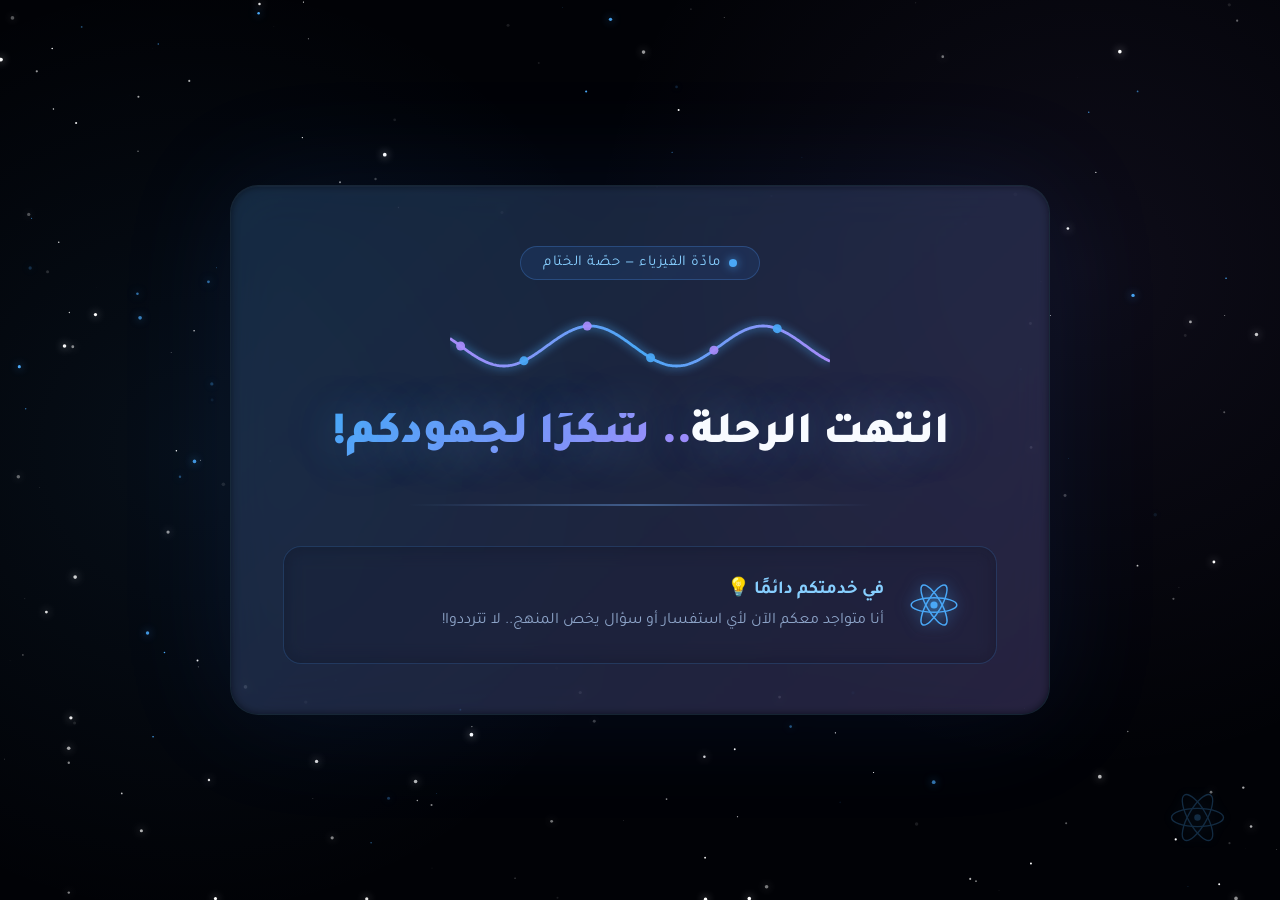
<file: LAST.html>
<!DOCTYPE html>
<html lang="ar" dir="rtl">
<head>
<meta charset="UTF-8">
<meta name="viewport" content="width=device-width, initial-scale=1.0">
<title>انتهت الرحلة — مادّة الفيزياء</title>
<link href="https://fonts.googleapis.com/css2?family=Tajawal:wght@400;700;900&display=swap" rel="stylesheet">
<style>
  * { margin: 0; padding: 0; box-sizing: border-box; }
  body {
    font-family: 'Tajawal', sans-serif;
    /* خلفية كونية متدرجة */
    background: #010206;
    background-image: 
      radial-gradient(circle at 15% 50%, rgba(74, 168, 247, 0.08) 0%, transparent 40%),
      radial-gradient(circle at 85% 30%, rgba(167, 139, 250, 0.08) 0%, transparent 40%);
    min-height: 100vh;
    display: flex;
    align-items: center;
    justify-content: center;
    overflow-x: hidden;
    position: relative;
    color: #f0f6ff;
  }

  /* ─── الخلفية ─── */
  canvas#bg {
    position: fixed; top: 0; left: 0; width: 100%; height: 100%; z-index: 0;
  }
  
  /* ─── البطاقة الرئيسية ─── */
  .slide {
    position: relative; z-index: 2;
    background: rgba(10, 14, 26, 0.5);
    border: 1px solid rgba(120, 200, 255, 0.15);
    border-radius: 28px;
    padding: 60px 52px 50px;
    max-width: 820px;
    width: 92%;
    text-align: center;
    backdrop-filter: blur(25px);
    -webkit-backdrop-filter: blur(25px);
    box-shadow: 0 0 120px rgba(50, 120, 255, 0.1), inset 0 1px 0 rgba(255,255,255,0.03);
    overflow: hidden;
  }
  
  .slide::before {
    content: '';
    position: absolute;
    top: -2px; left: -2px; right: -2px; bottom: -2px;
    background: linear-gradient(135deg, rgba(74, 168, 247, 0.2), rgba(167, 139, 250, 0.2));
    z-index: -1;
    border-radius: 30px;
    filter: blur(5px);
  }

  .subject-badge {
    display: inline-flex;
    align-items: center;
    gap: 8px;
    background: rgba(50, 130, 255, 0.1);
    border: 1px solid rgba(80, 160, 255, 0.25);
    border-radius: 100px;
    padding: 7px 22px;
    font-size: 15px;
    color: #87cfff;
    letter-spacing: 0.04em;
    margin-bottom: 36px;
  }
  
  .subject-badge .dot {
    width: 8px; height: 8px;
    background: #4aa8f7;
    border-radius: 50%;
    animation: pulse 2.5s ease-in-out infinite;
    box-shadow: 0 0 10px rgba(74, 168, 247, 0.8);
  }
  @keyframes pulse {
    0%, 100% { opacity: 1; transform: scale(1); }
    50% { opacity: 0.3; transform: scale(0.6); }
  }
  
  .wave-wrap {
    margin: 0 auto 32px;
    width: 380px;
    height: 60px;
  }
  canvas#wave {
    display: block;
    width: 100%; height: 100%;
  }

  .main-title {
    font-size: 2.8em;
    font-weight: 900;
    color: #f8fbff;
    line-height: 1.25;
    margin-bottom: 40px;
    text-shadow: 0 0 50px rgba(100, 180, 255, 0.35);
  }
  .main-title span {
    background: linear-gradient(135deg, #4aa8f7, #a78bfa);
    -webkit-background-clip: text;
    -webkit-text-fill-color: transparent;
    background-clip: text;
  }
  
  .divider {
    height: 2px;
    background: linear-gradient(90deg, transparent, rgba(120, 180, 255, 0.4), transparent);
    margin: 0 auto 40px;
    width: 65%;
  }
  
  /* ─── صندوق النداء ─── */
  .cta-box {
    background: rgba(10, 14, 26, 0.4);
    border: 1px solid rgba(80, 160, 255, 0.2);
    border-radius: 18px;
    padding: 28px 32px;
    display: flex;
    align-items: center;
    gap: 20px;
    text-align: right;
    backdrop-filter: blur(10px);
  }
  .cta-icon {
    flex-shrink: 0;
    display: flex;
    align-items: center;
    justify-content: center;
  }
  .cta-text h3 {
    font-size: 1.15em;
    font-weight: 700;
    color: #87cfff;
    margin-bottom: 6px;
  }
  .cta-text p {
    font-size: 1em;
    color: #8da4c8;
    line-height: 1.65;
  }

  /* ─── أيقونة ذرة زخرفية بخلفية شفافة تماماً ─── */
  .deco-atom {
    position: fixed;
    bottom: 50px;
    right: 50px;
    width: 65px; height: 65px;
    z-index: 1;
    pointer-events: none;
    animation: atomRotate 20s linear infinite;
    display: flex;
    align-items: center;
    justify-content: center;
  }
  @keyframes atomRotate {
    0% { transform: rotate(0deg); }
    100% { transform: rotate(360deg); }
  }

</style>
</head>
<body>

<canvas id="bg"></canvas>

<div class="deco-atom">
  <svg viewBox="0 0 100 100" width="100%" height="100%" style="fill:none; stroke:#4aa8f7; stroke-width:2; opacity: 0.25; filter:drop-shadow(0 0 6px rgba(74,168,247,0.5));">
    <ellipse cx="50" cy="50" rx="40" ry="14" transform="rotate(0 50 50)"/>
    <ellipse cx="50" cy="50" rx="40" ry="14" transform="rotate(60 50 50)"/>
    <ellipse cx="50" cy="50" rx="40" ry="14" transform="rotate(120 50 50)"/>
    <circle cx="50" cy="50" r="5" style="fill:#4aa8f7; stroke:none;"/>
  </svg>
</div>

<div class="slide">
  <div class="subject-badge">
    <span class="dot"></span>
    مادّة الفيزياء — حصّة الختام
  </div>

  <div class="wave-wrap">
    <canvas id="wave" width="380" height="60"></canvas>
  </div>

  <h1 class="main-title">انتهت الرحلة<span>.. شكرًا لجهودكم!</span></h1>

  <div class="divider"></div>

  <div class="cta-box">
    <div class="cta-icon">
      <svg viewBox="0 0 100 100" width="60" height="60" style="fill:none; stroke:#4aa8f7; stroke-width:2.5; filter:drop-shadow(0 0 8px rgba(74,168,247,0.7));">
        <ellipse cx="50" cy="50" rx="38" ry="12" transform="rotate(0 50 50)"/>
        <ellipse cx="50" cy="50" rx="38" ry="12" transform="rotate(60 50 50)"/>
        <ellipse cx="50" cy="50" rx="38" ry="12" transform="rotate(120 50 50)"/>
        <circle cx="50" cy="50" r="6" style="fill:#4aa8f7; stroke:none; filter:drop-shadow(0 0 10px #4aa8f7);"/>
      </svg>
    </div>
    <div class="cta-text">
      <h3>في خدمتكم دائمًا 💡</h3> 
      <p>أنا متواجد معكم الآن لأي استفسار أو سؤال يخص المنهج.. لا تترددوا!</p>
    </div>
  </div>
</div>

<script>
/* ─── خلفية النجوم والفضاء المحسنة ─── */
const bgCanvas = document.getElementById('bg');
const bgCtx = bgCanvas.getContext('2d');
let W, H, particles = [], tick = 0;

function resize() { W = bgCanvas.width = window.innerWidth; H = bgCanvas.height = window.innerHeight; }
function initParticles() {
  particles = [];
  const count = Math.min(Math.floor(W * H / 4000), 250); 
  for (let i = 0; i < count; i++) {
    let pColor = '#ffffff'; 
    let rand = Math.random();
    if(rand > 0.8) pColor = '#4aa8f7';
    else if(rand > 0.9) pColor = '#a78bfa';

    particles.push({
      x: Math.random()*W, y: Math.random()*H,
      r: Math.random()*1.8 + 0.1, 
      vx: (Math.random()-0.5)*0.15, vy: (Math.random()-0.5)*0.15,
      alpha: Math.random()*0.8 + 0.2,
      color: pColor,
      twinkleSpeed: Math.random()*0.03 + 0.01
    });
  }
}

/* ─── موجة متحركة محسنة ─── */
const wc = document.getElementById('wave');
const wCtx = wc.getContext('2d');
const WW = 380, WH = 60, CY = 30, AMP = 20, FREQ = 2.2;
let phase = 0;

function drawWave() {
  wCtx.clearRect(0, 0, WW, WH);

  wCtx.save();
  wCtx.beginPath();
  for (let x = 0; x <= WW; x++) {
    const y = CY + AMP * Math.sin((x / WW) * Math.PI * 2 * FREQ - phase);
    x === 0 ? wCtx.moveTo(x, y) : wCtx.lineTo(x, y);
  }
  const grad = wCtx.createLinearGradient(0, 0, WW, 0);
  grad.addColorStop(0,   '#a78bfa');
  grad.addColorStop(0.5, '#4aa8f7');
  grad.addColorStop(1,   '#a78bfa');
  
  wCtx.strokeStyle = grad;
  wCtx.lineWidth = 2.8; 
  wCtx.lineJoin = 'round';
  wCtx.shadowColor = '#4aa8f7';
  wCtx.shadowBlur = 10; 
  wCtx.stroke();
  wCtx.restore();

  const dotCount = 6; 
  for (let i = 0; i < dotCount; i++) {
    const t = (i / dotCount + phase / (Math.PI * 2 * FREQ)) % 1;
    const x = t * WW;
    const y = CY + AMP * Math.sin((x / WW) * Math.PI * 2 * FREQ - phase);
    const c = i % 2 === 0 ? '#a78bfa' : '#4aa8f7';
    
    wCtx.beginPath();
    wCtx.arc(x, y, 4.5, 0, Math.PI * 2);
    wCtx.fillStyle = c;
    wCtx.globalAlpha = 0.95;
    wCtx.fill();
    wCtx.globalAlpha = 1;
  }

  phase += 0.035; 
}

/* ─── حلقة الرسم الرئيسية ─── */
function loop() {
  bgCtx.clearRect(0, 0, W, H);
  
  /* نجوم متلألئة */
  for (const p of particles) {
    bgCtx.beginPath(); bgCtx.arc(p.x, p.y, p.r, 0, Math.PI*2);
    bgCtx.fillStyle = p.color;
    bgCtx.globalAlpha = Math.max(0.1, p.alpha + 0.4 * Math.sin(tick * p.twinkleSpeed + p.x));
    
    if(p.r > 1.2) {
      bgCtx.shadowBlur = 8;
      bgCtx.shadowColor = p.color;
    } else {
      bgCtx.shadowBlur = 0;
    }

    bgCtx.fill(); 
    bgCtx.globalAlpha = 1;
    bgCtx.shadowBlur = 0;

    p.x += p.vx; p.y += p.vy;
    if (p.x<0) p.x=W; if (p.x>W) p.x=0;
    if (p.y<0) p.y=H; if (p.y>H) p.y=0;
  }
  
  drawWave();

  tick++;
  requestAnimationFrame(loop);
}

resize(); initParticles(); loop();
window.addEventListener('resize', () => { resize(); initParticles(); });
</script>
</body>
</html>
</file>
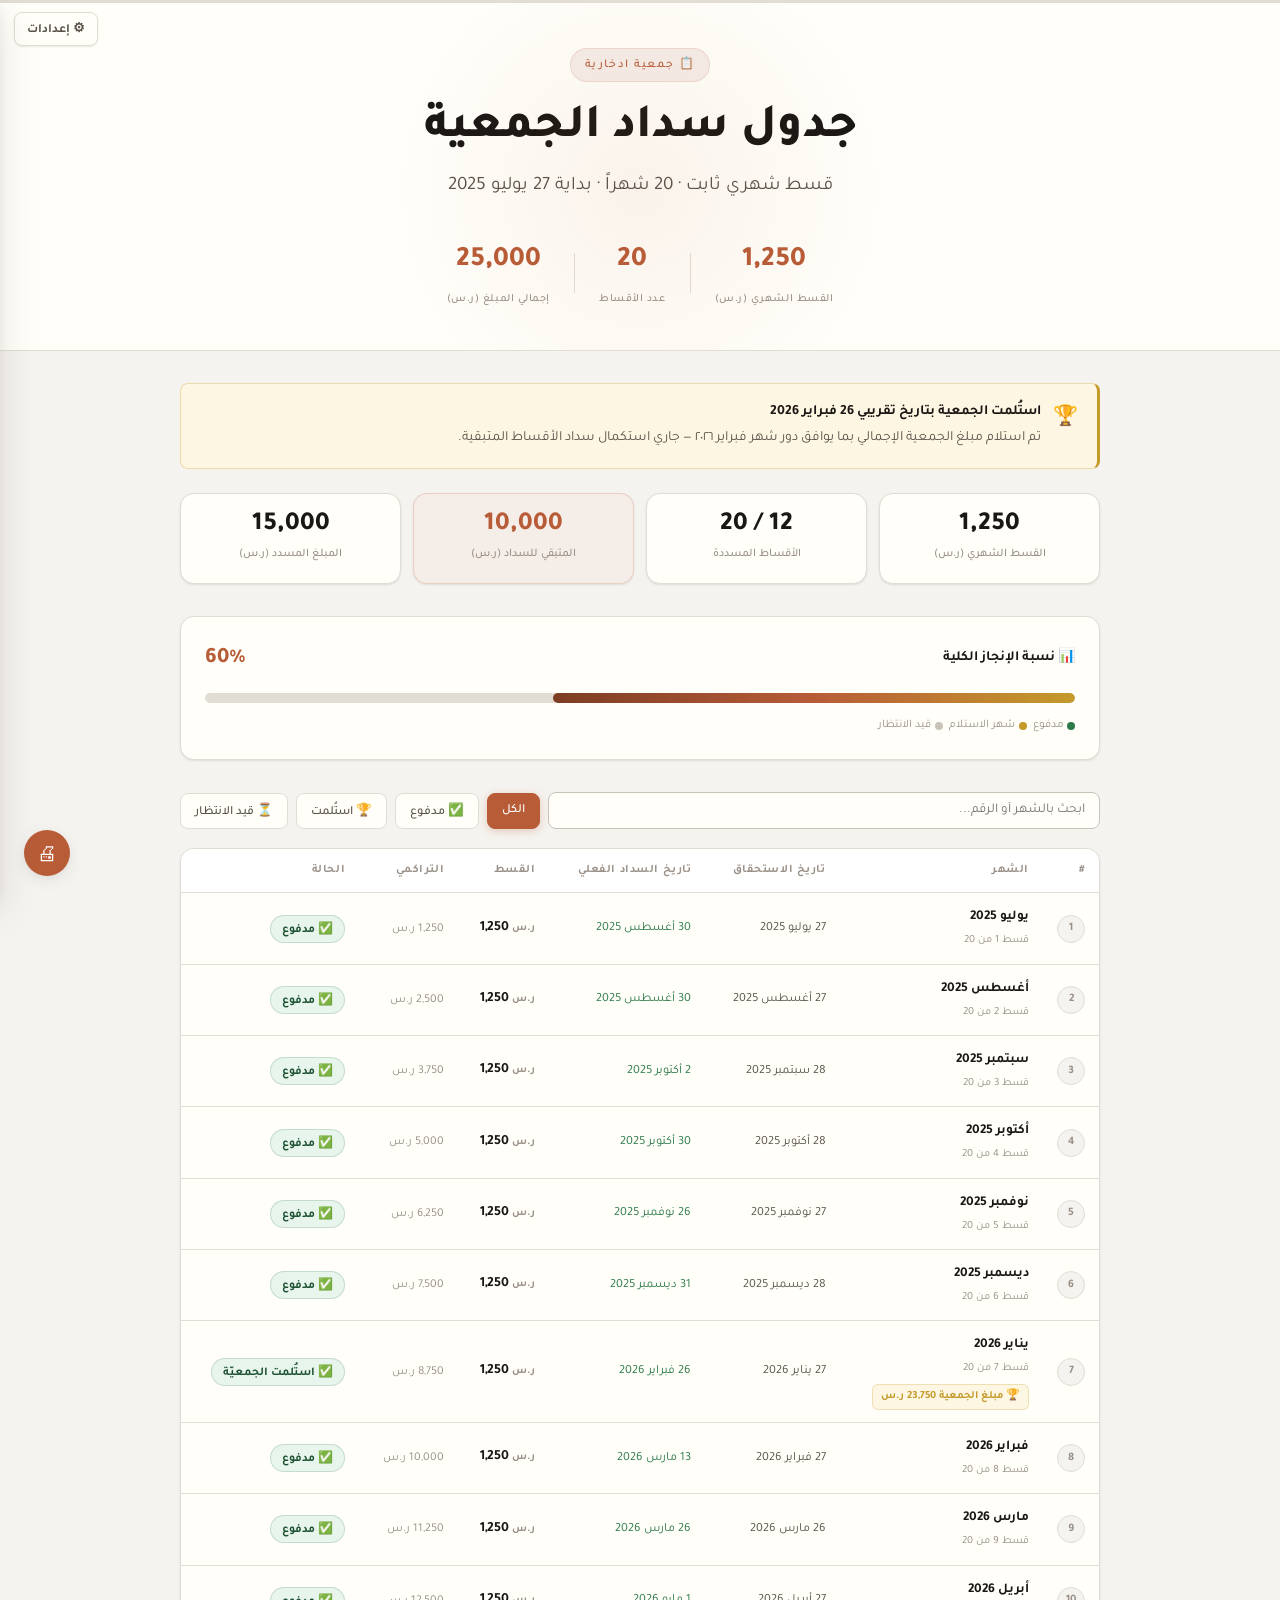
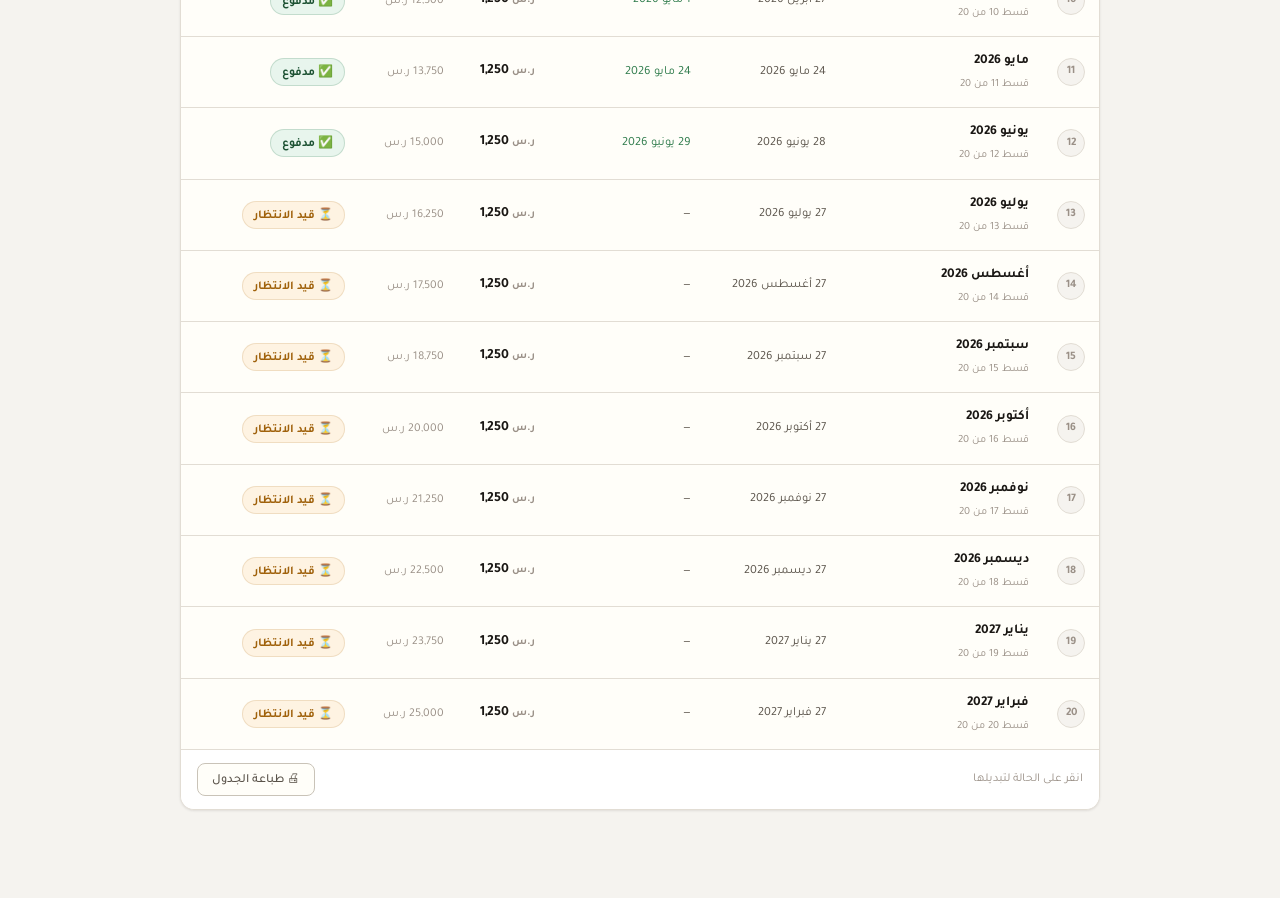
<file: ROCSA_Tracker.html>
<!DOCTYPE html>
<html lang="ar" dir="rtl">
<head>
<meta charset="UTF-8">
<meta name="viewport" content="width=device-width, initial-scale=1.0">
<title>جدول سداد الجمعية الشهرية</title>
<link rel="preconnect" href="https://fonts.googleapis.com">
<link rel="preconnect" href="https://fonts.gstatic.com" crossorigin>
<link href="https://fonts.googleapis.com/css2?family=Tajawal:wght@300;400;500;700;800&display=swap" rel="stylesheet">
<style>
:root {
  --bg: #f5f3ef;
  --surface: #fffef9;
  --surface-2: #ffffff;
  --border: #e2ddd4;
  --border-strong: #c9c3b8;
  --text: #1a1714;
  --text-2: #5a534a;
  --text-3: #9a9087;
  --accent: #b85c38;
  --accent-light: #f5ede8;
  --accent-dark: #7d3d23;
  --gold: #c49a2a;
  --gold-light: #fdf6e3;
  --green: #2d7a4a;
  --green-light: #e8f5ed;
  --green-dark: #1d5233;
  --warn: #a0620c;
  --warn-light: #fef3e2;
  --shadow-sm: 0 1px 3px rgba(26,23,20,0.06), 0 1px 2px rgba(26,23,20,0.04);
  --shadow-md: 0 4px 16px rgba(26,23,20,0.08), 0 2px 6px rgba(26,23,20,0.04);
  --shadow-lg: 0 12px 40px rgba(26,23,20,0.1), 0 4px 12px rgba(26,23,20,0.06);
  --radius-sm: 8px;
  --radius: 14px;
  --radius-lg: 20px;
  --font: 'Tajawal', sans-serif;
  --font-size-base: clamp(14px, 2vw, 16px);
  --font-size-lg: clamp(16px, 2.5vw, 19px);
  --font-size-xl: clamp(22px, 4vw, 32px);
  --font-size-xxl: clamp(28px, 6vw, 48px);
  --max-w: 960px;
  --transition: 0.22s cubic-bezier(0.4,0,0.2,1);
}

[data-theme="dark"] {
  --bg: #111009;
  --surface: #1c1a15;
  --surface-2: #252219;
  --border: #2e2b22;
  --border-strong: #3d392e;
  --text: #f0ece4;
  --text-2: #a09880;
  --text-3: #6a6254;
  --accent: #d4784e;
  --accent-light: #2a1a10;
  --gold: #d4aa3a;
  --gold-light: #1f1a0a;
  --green: #4aaa6a;
  --green-light: #0d1f13;
  --green-dark: #6dd48a;
  --warn: #c8840e;
  --warn-light: #1e1408;
}

[data-theme="sepia"] {
  --bg: #f4ede0;
  --surface: #faf6ef;
  --surface-2: #fff9f0;
  --border: #d9cdb8;
  --text: #2c1f0e;
  --text-2: #6b5540;
  --text-3: #9a8468;
}

*, *::before, *::after { box-sizing: border-box; margin: 0; padding: 0; }

html { scroll-behavior: smooth; font-size: var(--font-size-base); }

body {
  font-family: var(--font);
  background: var(--bg);
  color: var(--text);
  line-height: 1.85;
  transition: background var(--transition), color var(--transition);
}

/* ── Progress Bar ── */
#read-progress {
  position: fixed;
  top: 0;
  right: 0;
  left: 0;
  height: 3px;
  background: var(--border);
  z-index: 1000;
}
#read-progress-fill {
  height: 100%;
  background: linear-gradient(90deg, var(--accent) 0%, var(--gold) 100%);
  width: 0%;
  transition: width 0.1s;
}

/* ── Hero ── */
.hero {
  background: var(--surface);
  border-bottom: 1px solid var(--border);
  padding: 3rem 1.5rem 2.5rem;
  text-align: center;
  position: relative;
  overflow: hidden;
}

.hero::before {
  content: '';
  position: absolute;
  top: -60px;
  left: 50%;
  transform: translateX(-50%);
  width: 500px;
  height: 500px;
  background: radial-gradient(ellipse, rgba(184,92,56,0.07) 0%, transparent 70%);
  pointer-events: none;
}

.hero-eyebrow {
  display: inline-flex;
  align-items: center;
  gap: 6px;
  font-size: 12px;
  font-weight: 500;
  letter-spacing: 0.12em;
  color: var(--accent);
  text-transform: uppercase;
  background: var(--accent-light);
  border: 1px solid rgba(184,92,56,0.15);
  padding: 5px 14px;
  border-radius: 99px;
  margin-bottom: 1.2rem;
}

.hero h1 {
  font-size: var(--font-size-xxl);
  font-weight: 800;
  color: var(--text);
  line-height: 1.2;
  margin-bottom: 0.6rem;
}

.hero-sub {
  font-size: var(--font-size-lg);
  color: var(--text-2);
  margin-bottom: 2rem;
}

.hero-meta {
  display: flex;
  justify-content: center;
  gap: 1.5rem;
  flex-wrap: wrap;
}

.hero-meta-item {
  display: flex;
  flex-direction: column;
  align-items: center;
  gap: 2px;
}

.hero-meta-val {
  font-size: clamp(20px, 3vw, 28px);
  font-weight: 800;
  color: var(--accent);
  font-feature-settings: "tnum";
}

.hero-meta-lbl {
  font-size: 11px;
  color: var(--text-3);
  font-weight: 500;
  letter-spacing: 0.05em;
}

.hero-divider {
  width: 1px;
  height: 40px;
  background: var(--border);
  align-self: center;
}

/* ── Layout ── */
.page-wrapper {
  max-width: var(--max-w);
  margin: 0 auto;
  padding: 2rem 1.25rem 4rem;
}

/* ── Stat Cards ── */
.stats-grid {
  display: grid;
  grid-template-columns: repeat(auto-fit, minmax(160px, 1fr));
  gap: 12px;
  margin-bottom: 2rem;
}

.stat-card {
  background: var(--surface);
  border: 1px solid var(--border);
  border-radius: var(--radius);
  padding: 1.1rem 1.2rem;
  text-align: center;
  box-shadow: var(--shadow-sm);
  transition: box-shadow var(--transition), transform var(--transition);
}

.stat-card:hover {
  box-shadow: var(--shadow-md);
  transform: translateY(-1px);
}

.stat-card.accent-card {
  border-color: rgba(184,92,56,0.2);
  background: var(--accent-light);
}

.stat-val {
  font-size: clamp(20px, 3vw, 26px);
  font-weight: 800;
  color: var(--text);
  line-height: 1.1;
  font-feature-settings: "tnum";
}

.stat-card.accent-card .stat-val { color: var(--accent); }

.stat-lbl {
  font-size: 11.5px;
  color: var(--text-3);
  font-weight: 500;
  margin-top: 4px;
}

/* ── Progress ── */
.progress-card {
  background: var(--surface);
  border: 1px solid var(--border);
  border-radius: var(--radius);
  padding: 1.4rem 1.5rem;
  margin-bottom: 2rem;
  box-shadow: var(--shadow-sm);
}

.progress-header {
  display: flex;
  justify-content: space-between;
  align-items: center;
  margin-bottom: 0.8rem;
  flex-wrap: wrap;
  gap: 0.5rem;
}

.progress-label { font-size: 14px; font-weight: 600; color: var(--text); }

.progress-pct {
  font-size: 22px;
  font-weight: 800;
  color: var(--accent);
}

.progress-track {
  background: var(--border);
  border-radius: 99px;
  height: 10px;
  overflow: hidden;
  margin-bottom: 0.8rem;
}

.progress-fill {
  height: 100%;
  border-radius: 99px;
  background: linear-gradient(90deg, var(--accent-dark), var(--accent), var(--gold));
  transition: width 0.8s cubic-bezier(0.4,0,0.2,1);
}

.progress-segments {
  display: flex;
  gap: 6px;
  font-size: 11.5px;
  color: var(--text-3);
}

.progress-seg { display: flex; align-items: center; gap: 4px; }

.dot {
  width: 8px;
  height: 8px;
  border-radius: 50%;
  flex-shrink: 0;
}

.dot-paid { background: var(--green); }
.dot-received { background: var(--gold); }
.dot-pending { background: var(--border-strong); }

/* ── Controls ── */
.controls-bar {
  display: flex;
  gap: 8px;
  align-items: center;
  flex-wrap: wrap;
  margin-bottom: 1.2rem;
}

.search-box {
  flex: 1;
  min-width: 160px;
  padding: 9px 14px;
  border-radius: var(--radius-sm);
  border: 1px solid var(--border-strong);
  background: var(--surface);
  color: var(--text);
  font-family: var(--font);
  font-size: 13.5px;
  outline: none;
  transition: border-color var(--transition), box-shadow var(--transition);
}

.search-box:focus {
  border-color: var(--accent);
  box-shadow: 0 0 0 3px rgba(184,92,56,0.12);
}

.filters-group {
  display: flex;
  gap: 8px;
  flex-wrap: wrap;
}

.filter-btn {
  padding: 8px 14px;
  border-radius: var(--radius-sm);
  border: 1px solid var(--border);
  background: var(--surface);
  color: var(--text-2);
  font-family: var(--font);
  font-size: 12.5px;
  font-weight: 500;
  cursor: pointer;
  transition: all var(--transition);
  white-space: nowrap;
}

.filter-btn:hover { border-color: var(--border-strong); background: var(--surface-2); }

.filter-btn.active {
  background: var(--accent);
  color: #fff;
  border-color: var(--accent);
  box-shadow: 0 2px 8px rgba(184,92,56,0.28);
}

/* ── Table (Scrollable Native) ── */
.table-card {
  background: var(--surface);
  border: 1px solid var(--border);
  border-radius: var(--radius);
  overflow: hidden;
  box-shadow: var(--shadow-sm);
  margin-bottom: 1.5rem;
}

.table-scroll { 
  overflow-x: auto; 
  -webkit-overflow-scrolling: touch;
}

table {
  width: 100%;
  border-collapse: collapse;
  font-size: 13.5px;
  min-width: 780px; /* Forces horizontal scroll on mobile for clarity */
}

thead {
  background: var(--surface-2);
  border-bottom: 1px solid var(--border);
}

thead th {
  padding: 11px 14px;
  text-align: right;
  font-size: 11.5px;
  font-weight: 700;
  color: var(--text-3);
  letter-spacing: 0.05em;
  text-transform: uppercase;
  white-space: nowrap;
}

tbody tr {
  border-bottom: 1px solid var(--border);
  transition: background var(--transition);
}
tbody tr:last-child { border-bottom: none; }
tbody tr:hover { background: var(--surface-2); }

tbody td {
  padding: 12px 14px;
  vertical-align: middle;
  color: var(--text);
  white-space: nowrap; 
}

/* ── Specific Cells ── */
.row-num {
  display: inline-flex;
  align-items: center;
  justify-content: center;
  width: 28px;
  height: 28px;
  border-radius: 50%;
  background: var(--bg);
  border: 1px solid var(--border);
  font-size: 11.5px;
  font-weight: 700;
  color: var(--text-3);
  font-feature-settings: "tnum";
}

.month-cell { font-weight: 600; color: var(--text); }
.month-cell small { display: block; font-size: 11px; color: var(--text-3); font-weight: 400; margin-top: 1px; }

.date-cell { font-size: 12.5px; color: var(--text-2); font-feature-settings: "tnum"; }

.amount-cell { font-weight: 700; font-feature-settings: "tnum"; font-size: 14px; }
.cum-cell { font-size: 12px; color: var(--text-3); font-feature-settings: "tnum"; }

/* ── Status Badge ── */
.badge {
  display: inline-flex;
  align-items: center;
  gap: 5px;
  padding: 5px 11px;
  border-radius: 99px;
  font-size: 12px;
  font-weight: 600;
  cursor: pointer;
  border: 1px solid transparent;
  font-family: var(--font);
  transition: all var(--transition);
  white-space: nowrap;
}

.badge:hover { opacity: 0.82; transform: scale(0.97); }

.badge-paid {
  background: var(--green-light);
  color: var(--green-dark);
  border-color: rgba(45,122,74,0.2);
}

.badge-pending {
  background: var(--warn-light);
  color: var(--warn);
  border-color: rgba(160,98,12,0.15);
}

/* ── Callouts ── */
.received-row-indicator {
  display: flex;
  align-items: center;
  gap: 5px;
  font-size: 11px;
  font-weight: 600;
  color: var(--gold);
  background: var(--gold-light);
  border: 1px solid rgba(196,154,42,0.25);
  border-radius: 6px;
  padding: 2px 8px;
  margin-top: 4px;
  width: fit-content;
}

.callout {
  display: flex;
  align-items: flex-start;
  gap: 12px;
  background: var(--gold-light);
  border: 1px solid rgba(196,154,42,0.3);
  border-right: 3px solid var(--gold);
  border-radius: var(--radius-sm);
  padding: 1rem 1.2rem;
  margin-bottom: 1.5rem;
  font-size: 14px;
  color: var(--text-2);
}

.callout-icon { font-size: 20px; flex-shrink: 0; margin-top: 1px; }
.callout strong { color: var(--text); }

.empty-state { text-align: center; padding: 2.5rem; color: var(--text-3); font-size: 14px; }

/* ── Footer ── */
.table-footer {
  display: flex;
  align-items: center;
  justify-content: space-between;
  flex-wrap: wrap;
  gap: 10px;
  padding: 0.8rem 1rem;
  background: var(--surface-2);
  border-top: 1px solid var(--border);
  font-size: 12px;
  color: var(--text-3);
}

.print-btn {
  display: inline-flex;
  align-items: center;
  gap: 6px;
  padding: 7px 14px;
  border-radius: var(--radius-sm);
  border: 1px solid var(--border-strong);
  background: var(--surface);
  color: var(--text-2);
  font-family: var(--font);
  font-size: 12.5px;
  font-weight: 500;
  cursor: pointer;
  transition: all var(--transition);
}

.print-btn:hover { background: var(--surface-2); border-color: var(--accent); color: var(--accent); }

/* ── FABs ── */
.fab-group {
  position: fixed;
  bottom: 1.5rem;
  left: 1.5rem;
  display: flex;
  flex-direction: column;
  gap: 10px;
  z-index: 900;
}

.fab {
  width: 46px;
  height: 46px;
  border-radius: 50%;
  border: none;
  cursor: pointer;
  font-size: 20px;
  display: flex;
  align-items: center;
  justify-content: center;
  box-shadow: var(--shadow-md);
  transition: all var(--transition);
  opacity: 0;
  transform: scale(0.7);
  pointer-events: none;
}

.fab.visible { opacity: 1; transform: scale(1); pointer-events: auto; }
.fab-top { background: var(--surface); color: var(--text); }
.fab-top:hover { background: var(--accent); color: #fff; }
.fab-print { background: var(--accent); color: #fff; opacity: 1; transform: scale(1); pointer-events: auto; }
.fab-print:hover { background: var(--accent-dark); }

/* ── Settings Panel ── */
.settings-toggle {
  position: fixed;
  top: 12px;
  left: 14px;
  z-index: 1001;
  background: var(--surface);
  border: 1px solid var(--border);
  border-radius: var(--radius-sm);
  padding: 7px 12px;
  font-family: var(--font);
  font-size: 12.5px;
  font-weight: 600;
  color: var(--text-2);
  cursor: pointer;
  box-shadow: var(--shadow-sm);
  transition: all var(--transition);
  display: flex;
  align-items: center;
  gap: 6px;
}

.settings-toggle:hover { border-color: var(--accent); color: var(--accent); }

.settings-panel {
  position: fixed;
  top: 0;
  left: 0;
  bottom: 0;
  width: 270px;
  background: var(--surface);
  border-right: 1px solid var(--border);
  padding: 1.5rem 1.2rem;
  z-index: 1002;
  box-shadow: var(--shadow-lg);
  transform: translateX(-100%);
  transition: transform 0.3s cubic-bezier(0.4,0,0.2,1);
  overflow-y: auto;
}

.settings-panel.open { transform: translateX(0); }

.settings-overlay {
  position: fixed;
  inset: 0;
  background: rgba(0,0,0,0.3);
  z-index: 1001;
  opacity: 0;
  pointer-events: none;
  transition: opacity 0.3s;
}
.settings-overlay.open { opacity: 1; pointer-events: auto; }

.settings-header { display: flex; align-items: center; justify-content: space-between; margin-bottom: 1.5rem; }
.settings-header h3 { font-size: 15px; font-weight: 700; }

.close-btn { background: none; border: none; cursor: pointer; font-size: 20px; color: var(--text-3); transition: color var(--transition); line-height: 1; padding: 4px; }
.close-btn:hover { color: var(--accent); }

.settings-label { font-size: 11px; font-weight: 700; color: var(--text-3); text-transform: uppercase; letter-spacing: 0.1em; margin-bottom: 8px; display: block; }

.theme-btns { display: grid; grid-template-columns: 1fr 1fr 1fr; gap: 6px; margin-bottom: 1.2rem; }
.theme-btn { padding: 8px 4px; border-radius: var(--radius-sm); border: 1px solid var(--border); background: var(--surface-2); color: var(--text-2); font-family: var(--font); font-size: 12px; font-weight: 600; cursor: pointer; text-align: center; transition: all var(--transition); }
.theme-btn:hover { border-color: var(--accent); }
.theme-btn.active { border-color: var(--accent); background: var(--accent-light); color: var(--accent); }

.size-control { display: flex; align-items: center; gap: 10px; margin-bottom: 1.2rem; }
.size-btn { background: var(--surface-2); border: 1px solid var(--border); border-radius: var(--radius-sm); width: 34px; height: 34px; display: flex; align-items: center; justify-content: center; cursor: pointer; font-weight: 700; color: var(--text-2); font-size: 14px; transition: all var(--transition); font-family: var(--font); }
.size-btn:hover { border-color: var(--accent); color: var(--accent); }
.size-display { flex: 1; text-align: center; font-size: 12.5px; font-weight: 600; color: var(--text-2); }

.reset-btn { width: 100%; padding: 9px; border-radius: var(--radius-sm); border: 1px solid var(--border); background: var(--surface-2); color: var(--text-2); font-family: var(--font); font-size: 13px; font-weight: 600; cursor: pointer; transition: all var(--transition); margin-top: 0.5rem; }
.reset-btn:hover { border-color: var(--accent); color: var(--accent); }

/* ── Refined Responsive for Mobile ── */
@media (max-width: 640px) {
  .hero { padding: 2rem 1rem 1.8rem; }
  .page-wrapper { padding: 1.5rem 1rem 3rem; }
  
  .controls-bar { flex-direction: column; align-items: stretch; gap: 10px; }
  .search-box { width: 100%; margin-bottom: 4px; }
  .filters-group { display: flex; flex-wrap: wrap; gap: 8px; justify-content: space-between; }
  .filter-btn { flex: 1; min-width: 45%; text-align: center; justify-content: center; }

  .table-scroll { 
    box-shadow: inset -10px 0 10px -10px rgba(0,0,0,0.1), inset 10px 0 10px -10px rgba(0,0,0,0.1); 
  }
}

/* ── Print ── */
@page { size: A4; margin: 15mm; }

@media print {
  #read-progress, .settings-toggle, .settings-panel, .settings-overlay,
  .fab-group, .controls-bar, .table-footer .print-btn { display: none !important; }

  body { background: #fff !important; color: #000 !important; }
  .hero { background: #fff !important; border-bottom: 1px solid #ccc !important; }
  .hero::before { display: none; }
  .stat-card, .progress-card, .table-card, .callout { box-shadow: none !important; }
  table { break-inside: auto; width: 100% !important; min-width: unset !important; }
  tr { break-inside: avoid; page-break-inside: avoid; }
}
</style>
</head>
<body>

<div id="read-progress"><div id="read-progress-fill"></div></div>

<button class="settings-toggle" onclick="toggleSettings()" aria-label="إعدادات القراءة">
  ⚙ إعدادات
</button>

<div class="settings-overlay" id="settingsOverlay" onclick="closeSettings()"></div>

<div class="settings-panel" id="settingsPanel">
  <div class="settings-header">
    <h3>إعدادات العرض</h3>
    <button class="close-btn" onclick="closeSettings()">✕</button>
  </div>

  <span class="settings-label">المظهر</span>
  <div class="theme-btns">
    <button class="theme-btn" data-theme="light" onclick="setTheme('light')">☀ فاتح</button>
    <button class="theme-btn" data-theme="dark" onclick="setTheme('dark')">🌙 داكن</button>
    <button class="theme-btn" data-theme="sepia" onclick="setTheme('sepia')">📜 بيج</button>
  </div>

  <span class="settings-label">حجم الخط</span>
  <div class="size-control">
    <button class="size-btn" onclick="changeFontSize(-1)">−</button>
    <span class="size-display" id="fontSizeDisplay">١٠٠٪</span>
    <button class="size-btn" onclick="changeFontSize(1)">+</button>
  </div>

  <button class="reset-btn" onclick="resetSettings()">↺ إعادة الضبط</button>
</div>

<header class="hero">
  <div class="hero-eyebrow">📋 جمعية ادخارية</div>
  <h1>جدول سداد الجمعية</h1>
  <p class="hero-sub">قسط شهري ثابت · 20 شهراً · بداية 27 يوليو 2025</p>
  <div class="hero-meta">
    <div class="hero-meta-item">
      <span class="hero-meta-val">1,250</span>
      <span class="hero-meta-lbl">القسط الشهري (ر.س)</span>
    </div>
    <div class="hero-divider"></div>
    <div class="hero-meta-item">
      <span class="hero-meta-val">20</span>
      <span class="hero-meta-lbl">عدد الأقساط</span>
    </div>
    <div class="hero-divider"></div>
    <div class="hero-meta-item">
      <span class="hero-meta-val">25,000</span>
      <span class="hero-meta-lbl">إجمالي المبلغ (ر.س)</span>
    </div>
  </div>
</header>

<main class="page-wrapper">

  <div class="callout" id="receivedCallout">
    <span class="callout-icon">🏆</span>
    <div>
      <strong>استُلمت الجمعية بتاريخ تقريبي 26 فبراير 2026</strong><br>
      تم استلام مبلغ الجمعية الإجمالي بما يوافق دور شهر فبراير ٢٠٢٦ — جاري استكمال سداد الأقساط المتبقية.
    </div>
  </div>

  <div class="stats-grid" id="statsGrid"></div>

  <div class="progress-card">
    <div class="progress-header">
      <span class="progress-label">📊 نسبة الإنجاز الكلية</span>
      <span class="progress-pct" id="progressPct">٠٪</span>
    </div>
    <div class="progress-track">
      <div class="progress-fill" id="progressFill" style="width:0%"></div>
    </div>
    <div class="progress-segments">
      <span class="progress-seg"><span class="dot dot-paid"></span> مدفوع</span>
      <span class="progress-seg"><span class="dot dot-received"></span> شهر الاستلام</span>
      <span class="progress-seg"><span class="dot dot-pending"></span> قيد الانتظار</span>
    </div>
  </div>

  <div class="controls-bar">
    <input type="text" class="search-box" id="searchInput" placeholder="ابحث بالشهر أو الرقم..." aria-label="بحث" />
    <div class="filters-group">
      <button class="filter-btn active" data-filter="all" onclick="setFilter('all', this)">الكل</button>
      <button class="filter-btn" data-filter="paid" onclick="setFilter('paid', this)">✅ مدفوع</button>
      <button class="filter-btn" data-filter="received" onclick="setFilter('received', this)">🏆 استُلمت</button>
      <button class="filter-btn" data-filter="pending" onclick="setFilter('pending', this)">⏳ قيد الانتظار</button>
    </div>
  </div>

  <div class="table-card">
    <div class="table-scroll">
      <table>
        <thead>
          <tr>
            <th style="width:46px">#</th>
            <th>الشهر</th>
            <th>تاريخ الاستحقاق</th>
            <th>تاريخ السداد الفعلي</th>
            <th>القسط</th>
            <th>التراكمي</th>
            <th>الحالة</th>
          </tr>
        </thead>
        <tbody id="tableBody"></tbody>
      </table>
      <div class="empty-state" id="emptyState" style="display:none">لا توجد نتائج مطابقة للبحث</div>
    </div>
    <div class="table-footer">
      <span id="footerNote">انقر على الحالة لتبديلها</span>
      <button class="print-btn" onclick="window.print()">🖨 طباعة الجدول</button>
    </div>
  </div>

</main>

<div class="fab-group">
  <button class="fab fab-top" id="fabTop" onclick="window.scrollTo({top:0,behavior:'smooth'})" title="العودة للأعلى">↑</button>
  <button class="fab fab-print" onclick="window.print()" title="طباعة">🖨</button>
</div>

<script>
// ── Data ──
const MONTHLY = 1250;
const TOTAL_MONTHS = 20;
const START = new Date(2025, 6, 27); // 27 July 2025
const STORAGE_KEY = 'jamiya_v3_paid';
const RECEIVED_MONTH = 6; // index 6 (القسط السابع)
const RECEIVED_DATE = '26 فبراير 2026';

const AR_MONTHS = ['يناير','فبراير','مارس','أبريل','مايو','يونيو','يوليو','أغسطس','سبتمبر','أكتوبر','نوفمبر','ديسمبر'];

function toArabicNums(n) {
  return String(n);
}

function formatAR(n) {
  return n.toLocaleString('en');
}

function getMonthData(i) {
  const due = new Date(START.getFullYear(), START.getMonth() + i, START.getDate());
  const m = due.getMonth();
  const y = due.getFullYear();
  const label = AR_MONTHS[m] + ' ' + toArabicNums(y);
  const dueStr = toArabicNums(due.getDate()) + ' ' + AR_MONTHS[m] + ' ' + toArabicNums(y);
  return { label, dueStr, month: m, year: y };
}

// ── State ──
let paidSet = new Set(JSON.parse(localStorage.getItem(STORAGE_KEY) || '[]'));
let filter = 'all';
let searchQ = '';
let theme = localStorage.getItem('jamiya_theme') || 'light';
let fontSize = parseInt(localStorage.getItem('jamiya_fs') || '16');

function savePaid() {
  localStorage.setItem(STORAGE_KEY, JSON.stringify([...paidSet]));
}

// ── Theme ──
function applyTheme(t) {
  theme = t;
  if (t === 'light') document.documentElement.removeAttribute('data-theme');
  else document.documentElement.setAttribute('data-theme', t);
  localStorage.setItem('jamiya_theme', t);
  document.querySelectorAll('.theme-btn').forEach(b => {
    b.classList.toggle('active', b.dataset.theme === t);
  });
}

function setTheme(t) { applyTheme(t); }

function changeFontSize(dir) {
  fontSize = Math.max(13, Math.min(22, fontSize + dir));
  applyFontSize();
}

function applyFontSize() {
  document.documentElement.style.fontSize = fontSize + 'px';
  document.getElementById('fontSizeDisplay').textContent = Math.round((fontSize/16)*100) + '%';
  localStorage.setItem('jamiya_fs', fontSize);
}

function resetSettings() {
  theme = 'light'; fontSize = 16;
  applyTheme('light'); applyFontSize();
}

// ── Settings panel ──
function toggleSettings() {
  const p = document.getElementById('settingsPanel');
  const o = document.getElementById('settingsOverlay');
  const open = p.classList.contains('open');
  p.classList.toggle('open', !open);
  o.classList.toggle('open', !open);
}

function closeSettings() {
  document.getElementById('settingsPanel').classList.remove('open');
  document.getElementById('settingsOverlay').classList.remove('open');
}

// ── Filter ──
function setFilter(f, btn) {
  filter = f;
  document.querySelectorAll('.filter-btn').forEach(b => b.classList.remove('active'));
  btn.classList.add('active');
  render();
}

// ── Toggle paid ──
function togglePaid(i) {
  if (paidSet.has(i)) paidSet.delete(i); else paidSet.add(i);
  savePaid();
  render();
}

// ── Stats ──
function updateStats() {
  const paidCount = paidSet.size;
  const paidAmt = paidCount * MONTHLY;
  const remaining = (TOTAL_MONTHS - paidCount) * MONTHLY;
  const pct = Math.round((paidCount / TOTAL_MONTHS) * 100);

  document.getElementById('progressFill').style.width = pct + '%';
  document.getElementById('progressPct').textContent = pct + '%';

  document.getElementById('statsGrid').innerHTML = `
    <div class="stat-card">
      <div class="stat-val">${formatAR(MONTHLY)}</div>
      <div class="stat-lbl">القسط الشهري (ر.س)</div>
    </div>
    <div class="stat-card">
      <div class="stat-val">${toArabicNums(paidCount)} / ${toArabicNums(TOTAL_MONTHS)}</div>
      <div class="stat-lbl">الأقساط المسددة</div>
    </div>
    <div class="stat-card accent-card">
      <div class="stat-val">${formatAR(remaining)}</div>
      <div class="stat-lbl">المتبقي للسداد (ر.س)</div>
    </div>
    <div class="stat-card">
      <div class="stat-val">${formatAR(paidAmt)}</div>
      <div class="stat-lbl">المبلغ المسدد (ر.س)</div>
    </div>
  `;
}

// ── Render table ──
function render() {
  updateStats();

  const rows = [];
  for (let i = 0; i < TOTAL_MONTHS; i++) {
    const d = getMonthData(i);
    const isPaid = paidSet.has(i);
    const isReceived = (i === RECEIVED_MONTH);
    rows.push({ i, ...d, isPaid, isReceived });
  }

  const filtered = rows.filter(r => {
    const fMatch =
      filter === 'all' ||
      (filter === 'paid' && r.isPaid && !r.isReceived) ||
      (filter === 'received' && r.isReceived) ||
      (filter === 'pending' && !r.isPaid && !r.isReceived);
    const sMatch = !searchQ ||
      r.label.includes(searchQ) ||
      toArabicNums(r.i + 1).includes(searchQ) ||
      String(r.i + 1).includes(searchQ);
    return fMatch && sMatch;
  });

  const tbody = document.getElementById('tableBody');
  const empty = document.getElementById('emptyState');

  if (filtered.length === 0) {
    tbody.innerHTML = '';
    empty.style.display = 'block';
    return;
  }

  empty.style.display = 'none';

  tbody.innerHTML = filtered.map(r => {
    const cum = (r.i + 1) * MONTHLY;

    let badge, rowClass = '';
    
    // --- منطق الحالة (Badge) المعدل ليوافق طلبك ---
    if (r.isPaid) {
      if (r.isReceived) {
        // حالة القسط رقم 7 (استُلمت الجمعيّة ولكن بنفس تنسيق مدفوع الأخضر)
        badge = `<button class="badge badge-paid" onclick="togglePaid(${r.i})" title="انقر لتعديل الحالة">✅ استُلمت الجمعيّة</button>`;
      } else {
        badge = `<button class="badge badge-paid" onclick="togglePaid(${r.i})" title="مدفوع — انقر لإلغاء">✅ مدفوع</button>`;
      }
    } else {
      badge = `<button class="badge badge-pending" onclick="togglePaid(${r.i})" title="انقر لتأكيد السداد">⏳ قيد الانتظار</button>`;
    }

    // Actual payment date
    let actualDate = '—';
    if (r.isPaid && !r.isReceived) {
      const paidD = new Date(START.getFullYear(), START.getMonth() + r.i, START.getDate() + 2);
      actualDate = `<span style="color:var(--green)">${toArabicNums(paidD.getDate())} ${AR_MONTHS[paidD.getMonth()]} ${toArabicNums(paidD.getFullYear())}</span>`;
    }

    // --- تواريخ الاستحقاق والسداد المخصصة ---
    if (r.i === 0 || r.i === 1) { 
      if (r.isPaid) actualDate = `<span style="color:var(--green)">30 أغسطس 2025</span>`;
    } else if (r.i === 2) { 
      r.dueStr = '28 سبتمبر 2025';
      if (r.isPaid) actualDate = `<span style="color:var(--green)">2 أكتوبر 2025</span>`;
    } else if (r.i === 3) { 
      r.dueStr = '28 أكتوبر 2025';
      if (r.isPaid) actualDate = `<span style="color:var(--green)">30 أكتوبر 2025</span>`;
    } else if (r.i === 4) { 
      r.dueStr = '27 نوفمبر 2025';
      if (r.isPaid) actualDate = `<span style="color:var(--green)">26 نوفمبر 2025</span>`;
    } else if (r.i === 5) { 
      r.dueStr = '28 ديسمبر 2025';
      if (r.isPaid) actualDate = `<span style="color:var(--green)">31 ديسمبر 2025</span>`;
    } else if (r.i === 6) { 
      // القسط رقم 7 - تاريخ السداد الفعلي ثابت
      r.dueStr = '27 يناير 2026';
      if (r.isPaid) actualDate = `<span style="color:var(--green)">26 فبراير 2026</span>`;
    } else if (r.i === 7) { 
      r.dueStr = '27 فبراير 2026';
      if (r.isPaid) actualDate = `<span style="color:var(--green)">13 مارس 2026</span>`;
    } else if (r.i === 8) { 
      r.dueStr = '26 مارس 2026';
      if (r.isPaid) actualDate = `<span style="color:var(--green)">26 مارس 2026</span>`;
    } else if (r.i === 9) { 
      r.dueStr = '27 أبريل 2026';
      if (r.isPaid) actualDate = `<span style="color:var(--green)">1 مايو 2026</span>`;
    } else if (r.i === 10) { 
      r.dueStr = '24 مايو 2026';
      if (r.isPaid) actualDate = `<span style="color:var(--green)">24 مايو 2026</span>`;
    } else if (r.i === 11) { 
      r.dueStr = '28 يونيو 2026';
      if (r.isPaid) actualDate = `<span style="color:var(--green)">29 يونيو 2026</span>`;
    }
    // ---------------------------------------

    // --- تغيير نص المؤشر الخاص بالقسط 7 ---
    const receivedNote = r.isReceived
      ? `<div class="received-row-indicator">🏆 مبلغ الجمعية 23,750 ر.س</div>`
      : '';

    return `
      <tr class="${rowClass}">
        <td><span class="row-num">${toArabicNums(r.i + 1)}</span></td>
        <td>
          <div class="month-cell">
            ${r.label}
            <small>قسط ${toArabicNums(r.i + 1)} من ${toArabicNums(TOTAL_MONTHS)}</small>
          </div>
          ${receivedNote}
        </td>
        <td class="date-cell">${r.dueStr}</td>
        <td class="date-cell">${actualDate}</td>
        <td class="amount-cell"><span style="font-size:11px;color:var(--text-3)">ر.س </span>${formatAR(MONTHLY)}</td>
        <td class="cum-cell">${formatAR(cum)} ر.س</td>
        <td>${badge}</td>
      </tr>
    `;
  }).join('');
}

// ── Scroll events ──
window.addEventListener('scroll', () => {
  const docH = document.documentElement.scrollHeight - window.innerHeight;
  const pct = docH > 0 ? (window.scrollY / docH) * 100 : 0;
  document.getElementById('read-progress-fill').style.width = pct + '%';

  const fab = document.getElementById('fabTop');
  if (window.scrollY > 300) fab.classList.add('visible');
  else fab.classList.remove('visible');
});

// ── Search ──
document.getElementById('searchInput').addEventListener('input', e => {
  searchQ = e.target.value.trim();
  render();
});

// ── Init ──
applyTheme(theme);
applyFontSize();
render();

// القسط 7 (index 6) مضاف هنا افتراضياً ضمن الأقساط المسددة
[0,1,2,3,4,5,6,7,8,9,10,11].forEach(i => paidSet.add(i));
savePaid();
render();
</script>
</body>
</html>
</file>
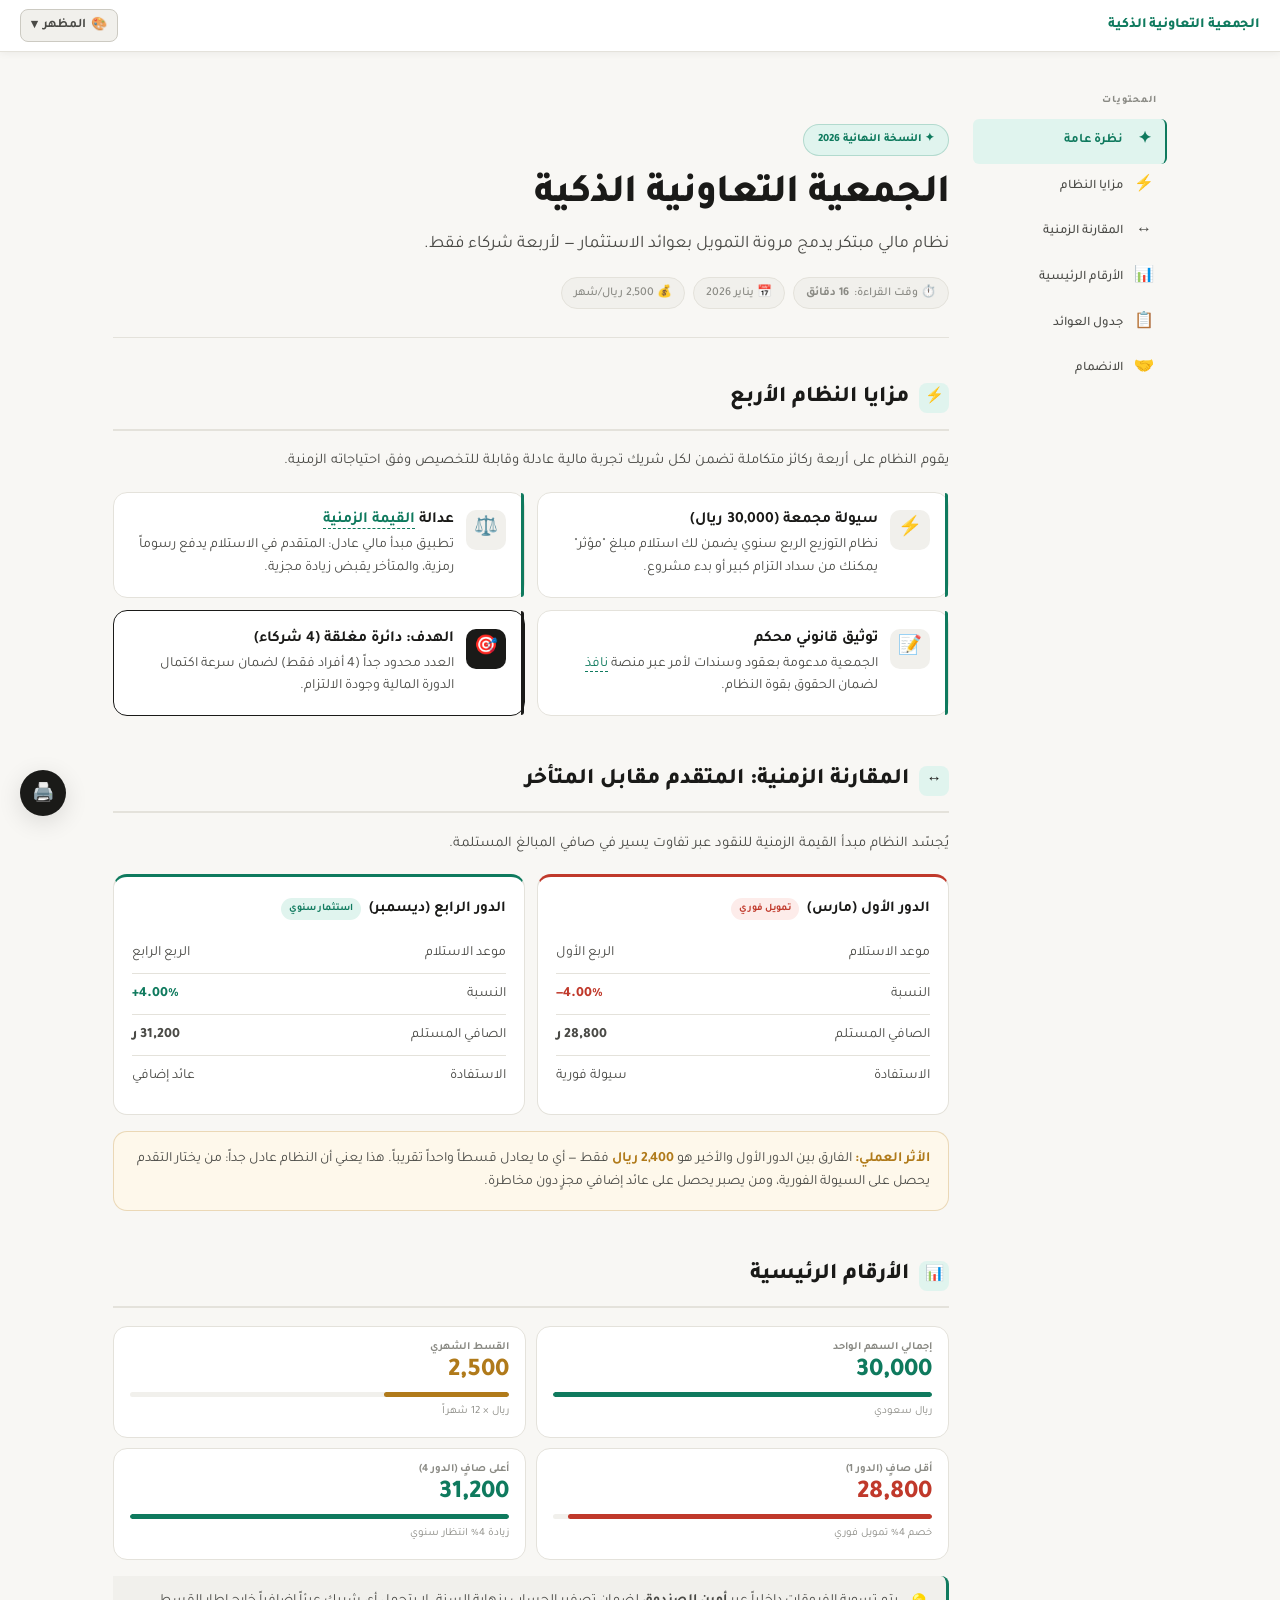
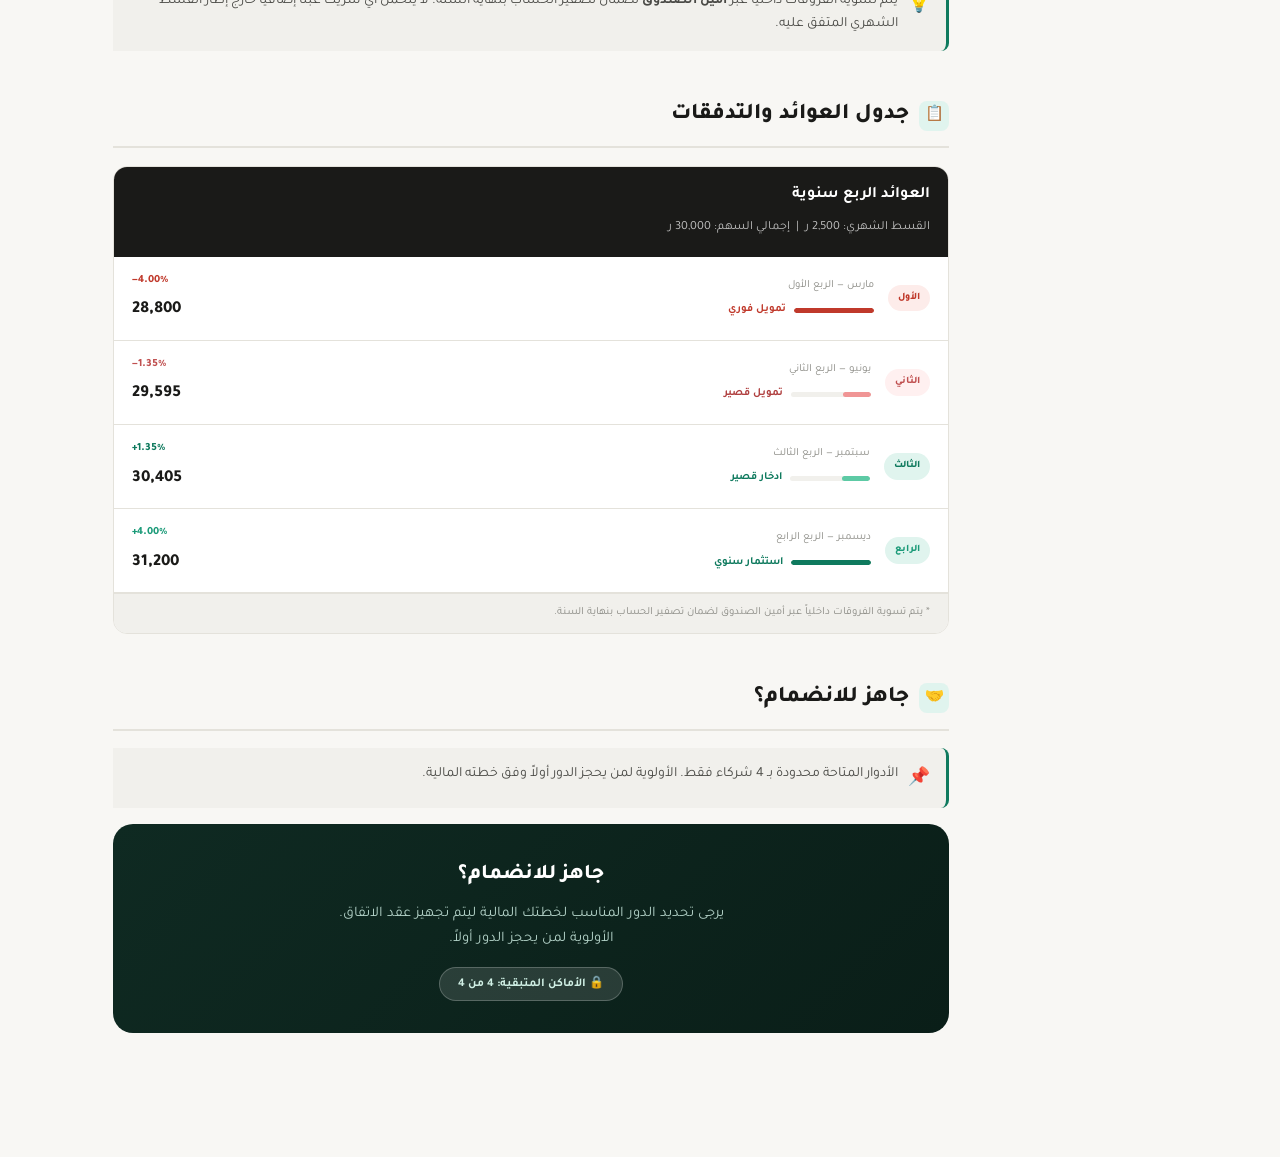
<file: SMART_ROCSA.html>
<!DOCTYPE html>
<html lang="ar" dir="rtl">
<head>
<meta charset="UTF-8">
<meta name="viewport" content="width=device-width, initial-scale=1.0, maximum-scale=5.0">
<meta name="theme-color" content="#0f7a5e">
<title>الجمعية التعاونية الذكية - المقترح المالي 2026</title>
<link rel="preconnect" href="https://fonts.googleapis.com">
<link href="https://fonts.googleapis.com/css2?family=Tajawal:wght@300;400;500;700;800&display=swap" rel="stylesheet">
<style>
/* ══════════════════════════════════════════
   CSS VARIABLES & THEMES
══════════════════════════════════════════ */
:root {
  --bg: #f8f7f4;
  --surface: #ffffff;
  --surface-alt: #f1f0ec;
  --text-primary: #1a1a18;
  --text-secondary: #4a4a46;
  --text-muted: #8a8a84;
  --border: #e4e2db;
  --border-strong: #cccac2;
  --accent-teal: #0f7a5e;
  --accent-teal-light: #e0f4ee;
  --accent-teal-mid: #1a9a78;
  --accent-red: #c0392b;
  --accent-red-light: #fdecea;
  --accent-gold: #b07a1a;
  --accent-gold-light: #fef8eb;
  --font-size: 16px;
  --radius-sm: 8px;
  --radius-md: 14px;
  --radius-lg: 20px;
  --shadow-sm: 0 1px 4px rgba(0,0,0,0.07);
  --shadow-md: 0 6px 24px rgba(0,0,0,0.12);
  --transition: 0.22s ease;
  --content-max: 860px;
  --sidebar-w: 210px;
}
body.dark {
  --bg: #141412; --surface: #1e1d1b; --surface-alt: #252420;
  --text-primary: #f0ede6; --text-secondary: #b0ada6; --text-muted: #6a6a64;
  --border: #2e2d28; --border-strong: #3e3d38;
  --accent-teal-light: #0a2e24; --accent-red-light: #2e1010; --accent-gold-light: #2a2008;
}
body.sepia {
  --bg: #f5f0e8; --surface: #faf6ee; --surface-alt: #ede8de;
  --text-primary: #2c1e0f; --text-secondary: #5c4a30; --text-muted: #9a8060;
  --border: #d8cebb; --border-strong: #b8a890;
}

/* ══════════════════════════════════════════
   RESET & BASE
══════════════════════════════════════════ */
*, *::before, *::after { box-sizing: border-box; margin: 0; padding: 0; -webkit-tap-highlight-color: transparent; }
html { scroll-behavior: smooth; }
body {
  font-family: 'Tajawal', sans-serif;
  background: var(--bg);
  color: var(--text-primary);
  font-size: var(--font-size);
  line-height: 1.85;
  transition: background var(--transition), color var(--transition);
  -webkit-print-color-adjust: exact;
  print-color-adjust: exact;
  overflow-x: hidden;
}

/* ══════════════════════════════════════════
   TOP NAVBAR (Desktop + Mobile)
══════════════════════════════════════════ */
#topbar {
  position: sticky;
  top: 0; right: 0; left: 0;
  height: 52px;
  background: var(--surface);
  border-bottom: 1px solid var(--border);
  z-index: 800;
  display: flex;
  align-items: center;
  justify-content: space-between;
  padding: 0 1.25rem;
  gap: 1rem;
  box-shadow: 0 1px 8px rgba(0,0,0,0.06);
}
.topbar-brand {
  font-size: 14px; font-weight: 800;
  color: var(--accent-teal);
  white-space: nowrap;
  letter-spacing: -0.01em;
}
.topbar-right {
  display: flex; align-items: center; gap: 8px;
}

/* ── TOC dropdown trigger ── */
#toc-trigger {
  display: flex; align-items: center; gap: 6px;
  background: var(--surface-alt);
  border: 1px solid var(--border-strong);
  border-radius: var(--radius-sm);
  padding: 6px 12px;
  font-size: 13px; font-weight: 600;
  color: var(--text-secondary);
  cursor: pointer;
  font-family: 'Tajawal', sans-serif;
  transition: all var(--transition);
  white-space: nowrap;
}
#toc-trigger:hover { background: var(--accent-teal-light); color: var(--accent-teal); border-color: var(--accent-teal); }
#toc-trigger .arrow { font-size: 10px; transition: transform var(--transition); display: inline-block; }
#toc-trigger.open .arrow { transform: rotate(180deg); }

/* ── TOC dropdown panel ── */
#toc-dropdown {
  position: absolute;
  top: calc(52px + 6px);
  right: 1.25rem;
  width: 230px;
  background: var(--surface);
  border: 1px solid var(--border);
  border-radius: var(--radius-md);
  box-shadow: var(--shadow-md);
  z-index: 900;
  overflow: hidden;
  display: none;
  animation: dropIn 0.18s ease;
}
#toc-dropdown.open { display: block; }
@keyframes dropIn {
  from { opacity: 0; transform: translateY(-8px); }
  to   { opacity: 1; transform: translateY(0); }
}
.toc-dropdown-title {
  font-size: 10px; font-weight: 800;
  letter-spacing: 0.08em; text-transform: uppercase;
  color: var(--text-muted);
  padding: 10px 14px 6px;
}
.toc-list { list-style: none; padding-bottom: 6px; }
.toc-list li { }
.toc-list a {
  display: flex; align-items: center; gap: 10px;
  text-decoration: none;
  font-size: 13px; font-weight: 500;
  color: var(--text-secondary);
  padding: 9px 14px;
  border-right: 3px solid transparent;
  transition: all var(--transition);
}
.toc-list a .toc-emoji { font-size: 1rem; width: 22px; text-align: center; flex-shrink: 0; }
.toc-list a:hover { background: var(--surface-alt); color: var(--text-primary); }
.toc-list a.active {
  color: var(--accent-teal);
  border-right-color: var(--accent-teal);
  background: var(--accent-teal-light);
  font-weight: 700;
}

/* ── Theme panel (top-left corner) ── */
#theme-trigger {
  display: flex; align-items: center; gap: 5px;
  background: var(--surface-alt);
  border: 1px solid var(--border-strong);
  border-radius: var(--radius-sm);
  padding: 6px 10px;
  font-size: 13px; font-weight: 600;
  color: var(--text-secondary);
  cursor: pointer;
  font-family: 'Tajawal', sans-serif;
  transition: all var(--transition);
  white-space: nowrap;
}
#theme-trigger:hover { background: var(--accent-teal-light); color: var(--accent-teal); border-color: var(--accent-teal); }
#theme-panel {
  position: absolute;
  top: calc(52px + 6px);
  left: 1.25rem;
  width: 240px;
  background: var(--surface);
  border: 1px solid var(--border);
  border-radius: var(--radius-md);
  box-shadow: var(--shadow-md);
  z-index: 900;
  padding: 14px;
  display: none;
  animation: dropIn 0.18s ease;
}
#theme-panel.open { display: block; }
.panel-section { margin-bottom: 12px; }
.panel-section:last-child { margin-bottom: 0; }
.panel-label {
  font-size: 10px; font-weight: 800;
  letter-spacing: 0.07em; text-transform: uppercase;
  color: var(--text-muted); margin-bottom: 7px;
}
.theme-btns { display: flex; gap: 6px; }
.theme-btn {
  flex: 1; font-size: 12px; font-weight: 600;
  padding: 7px 4px;
  border: 1.5px solid var(--border-strong);
  border-radius: var(--radius-sm);
  background: var(--surface-alt);
  color: var(--text-secondary);
  cursor: pointer;
  font-family: 'Tajawal', sans-serif;
  transition: all var(--transition);
  text-align: center;
}
.theme-btn.active { background: var(--accent-teal); color: #fff; border-color: var(--accent-teal); }
.range-row { display: flex; align-items: center; gap: 8px; }
.range-row input[type=range] {
  flex: 1; height: 4px;
  accent-color: var(--accent-teal);
  cursor: pointer;
}
.range-val { font-size: 12px; font-weight: 700; color: var(--accent-teal); min-width: 32px; text-align: center; }
.reset-btn {
  width: 100%; font-size: 12px; padding: 7px;
  border: 1px solid var(--border-strong);
  border-radius: var(--radius-sm);
  background: transparent; color: var(--text-muted);
  cursor: pointer; font-family: 'Tajawal', sans-serif;
  font-weight: 600; transition: all var(--transition);
}
.reset-btn:hover { background: var(--surface-alt); color: var(--text-primary); }

/* overlay to close dropdowns */
#overlay { display: none; position: fixed; inset: 0; z-index: 799; }
#overlay.on { display: block; }

/* ══════════════════════════════════════════
   READING PROGRESS BAR
══════════════════════════════════════════ */
#progress-bar {
  position: fixed; top: 0; right: 0; left: 0;
  height: 3px; background: transparent; z-index: 1000; pointer-events: none;
}
#progress-fill {
  height: 100%; width: 0%;
  background: var(--accent-teal);
  transition: width 0.1s linear;
}

/* ══════════════════════════════════════════
   FLOATING ACTION BUTTONS
══════════════════════════════════════════ */
.fab-group {
  position: fixed;
  bottom: 28px;
  left: 20px;
  display: flex;
  flex-direction: column;
  gap: 10px;
  z-index: 700;
}
.fab {
  width: 46px; height: 46px;
  border-radius: 50%;
  border: none; cursor: pointer;
  display: flex; align-items: center; justify-content: center;
  font-size: 18px;
  box-shadow: var(--shadow-md);
  transition: transform var(--transition), box-shadow var(--transition), opacity var(--transition);
  font-family: 'Tajawal', sans-serif;
}
.fab:hover { transform: translateY(-2px); box-shadow: 0 8px 28px rgba(0,0,0,0.18); }
.fab:active { transform: scale(0.93); }
#fab-top {
  background: var(--surface);
  color: var(--text-secondary);
  border: 1px solid var(--border-strong);
  opacity: 0;
  pointer-events: none;
  transition: opacity 0.25s ease, transform var(--transition), box-shadow var(--transition);
}
#fab-top.visible { opacity: 1; pointer-events: auto; }
#fab-print { background: var(--text-primary); color: var(--surface); }

/* ══════════════════════════════════════════
   LAYOUT: DESKTOP SIDEBAR + CONTENT
══════════════════════════════════════════ */
.layout {
  display: grid;
  grid-template-columns: var(--sidebar-w) minmax(0, var(--content-max));
  gap: 0;
  max-width: calc(var(--sidebar-w) + var(--content-max) + 4rem);
  margin: 0 auto;
  padding: 2.5rem 1.5rem 5rem;
  align-items: start;
}

/* Desktop sticky sidebar */
.sidebar {
  position: sticky;
  top: 68px;
  padding: 0 1rem 0 0;
  max-height: calc(100vh - 100px);
  overflow-y: auto;
}
.sidebar-title {
  font-size: 10px; font-weight: 800;
  letter-spacing: 0.09em; text-transform: uppercase;
  color: var(--text-muted); margin-bottom: 8px;
  padding-right: 10px;
}
.sidebar .toc-list a {
  font-size: 13px; padding: 8px 10px;
  border-radius: 6px;
  border-right: 2px solid transparent;
  border-left: none;
}
.sidebar .toc-list a:hover { background: var(--surface-alt); }
.sidebar .toc-list a.active {
  background: var(--accent-teal-light);
  color: var(--accent-teal);
  border-right-color: var(--accent-teal);
  font-weight: 700;
}

/* Main article */
main { min-width: 0; padding-right: 1.5rem; }

/* ══════════════════════════════════════════
   HERO
══════════════════════════════════════════ */
.hero {
  padding: 2rem 0 1.75rem;
  border-bottom: 1px solid var(--border);
  margin-bottom: 2.5rem;
  scroll-margin-top: 60px;
}
.badge-top {
  display: inline-flex; align-items: center; gap: 6px;
  background: var(--accent-teal-light); color: var(--accent-teal);
  font-size: 11px; font-weight: 800;
  padding: 5px 14px; border-radius: 20px; margin-bottom: 0.9rem;
  border: 1px solid color-mix(in srgb, var(--accent-teal) 22%, transparent);
}
.hero h1 {
  font-size: clamp(1.7rem, 4vw, 2.5rem);
  font-weight: 800; line-height: 1.22;
  color: var(--text-primary); margin-bottom: 0.65rem;
  letter-spacing: -0.02em;
}
.hero-sub {
  font-size: clamp(0.95rem, 2vw, 1.1rem);
  color: var(--text-secondary); line-height: 1.65; margin-bottom: 1.1rem;
}
.meta-row { display: flex; flex-wrap: wrap; gap: 8px; }
.meta-chip {
  display: inline-flex; align-items: center; gap: 5px;
  background: var(--surface-alt); border: 1px solid var(--border);
  border-radius: 20px; padding: 4px 12px;
  font-size: 12px; color: var(--text-muted); font-weight: 500;
}

/* ══════════════════════════════════════════
   SECTIONS
══════════════════════════════════════════ */
section { margin-bottom: 2.75rem; scroll-margin-top: 68px; }
section h2 {
  font-size: clamp(1.1rem, 2.5vw, 1.4rem);
  font-weight: 800; color: var(--text-primary);
  margin-bottom: 1.1rem; padding-bottom: 0.6rem;
  border-bottom: 2px solid var(--border);
  display: flex; align-items: center; gap: 10px;
}
.section-icon {
  width: 30px; height: 30px;
  background: var(--accent-teal-light); border-radius: 8px;
  display: flex; align-items: center; justify-content: center;
  font-size: 0.95rem; flex-shrink: 0;
}

/* ══════════════════════════════════════════
   FEATURE CARDS
══════════════════════════════════════════ */
.features-grid {
  display: grid;
  grid-template-columns: 1fr 1fr;
  gap: 12px; margin-top: 1rem;
}
.feature-card {
  background: var(--surface); border: 1px solid var(--border);
  border-radius: var(--radius-md); padding: 1.1rem;
  position: relative; display: flex; align-items: flex-start; gap: 12px;
  transition: box-shadow var(--transition), border-color var(--transition);
  break-inside: avoid;
}
.feature-card:hover { box-shadow: var(--shadow-md); border-color: var(--border-strong); }
.feature-card::before {
  content: ''; position: absolute; top: 0; right: 0;
  width: 3px; height: 100%;
  background: var(--accent-teal);
  border-radius: 0 var(--radius-md) var(--radius-md) 0;
}
.feature-card.highlight { border-color: var(--text-primary); }
.feature-card.highlight::before { background: var(--text-primary); }
.feat-icon {
  width: 40px; height: 40px; flex-shrink: 0;
  background: var(--surface-alt); border-radius: 10px;
  display: flex; align-items: center; justify-content: center; font-size: 1.2rem;
}
.feature-card.highlight .feat-icon { background: var(--text-primary); }
.feat-body { flex: 1; min-width: 0; }
.feature-card h3 {
  font-size: 0.97rem; font-weight: 700; margin-bottom: 4px;
  color: var(--text-primary); line-height: 1.3;
}
.feature-card p { font-size: 0.88rem; color: var(--text-secondary); line-height: 1.6; }

/* ══════════════════════════════════════════
   TOOLTIPS (hover desktop / tap mobile)
══════════════════════════════════════════ */
.term {
  border-bottom: 1.5px dashed var(--accent-teal);
  color: var(--accent-teal); cursor: pointer;
  position: relative; display: inline;
}
/* Desktop hover */
@media (hover: hover) {
  .tooltip-box {
    position: absolute; bottom: calc(100% + 8px); right: 50%;
    transform: translateX(50%);
    background: var(--text-primary); color: var(--surface);
    font-size: 12px; line-height: 1.55; padding: 8px 12px;
    border-radius: var(--radius-sm); width: 220px; text-align: center;
    pointer-events: none; opacity: 0; transition: opacity 0.18s; z-index: 500;
    white-space: normal; display: block;
  }
  .tooltip-box::after {
    content: ''; position: absolute; top: 100%; right: 50%;
    transform: translateX(50%);
    border: 5px solid transparent; border-top-color: var(--text-primary);
  }
  .term:hover .tooltip-box { opacity: 1; }
}
/* Mobile tap */
@media (hover: none) {
  .tooltip-box {
    display: none; position: static;
    background: var(--text-primary); color: var(--surface);
    font-size: 12px; line-height: 1.55; padding: 8px 12px;
    border-radius: var(--radius-sm); margin-top: 6px;
    width: 100%; text-align: right;
  }
  .term.tapped .tooltip-box { display: block; }
}

/* ══════════════════════════════════════════
   DUO COMPARISON
══════════════════════════════════════════ */
.duo-grid {
  display: grid; grid-template-columns: 1fr 1fr;
  gap: 12px; margin: 1rem 0;
}
.duo-card {
  background: var(--surface); border: 1px solid var(--border);
  border-radius: var(--radius-md); padding: 1.1rem; break-inside: avoid;
}
.duo-card.early { border-top: 3px solid var(--accent-red); }
.duo-card.late  { border-top: 3px solid var(--accent-teal); }
.duo-card h3 {
  font-size: 0.95rem; font-weight: 700; margin-bottom: 10px;
  display: flex; align-items: center; gap: 8px; flex-wrap: wrap;
}
.duo-badge { font-size: 10px; font-weight: 700; padding: 2px 8px; border-radius: 20px; }
.duo-badge.red  { background: var(--accent-red-light); color: var(--accent-red); }
.duo-badge.teal { background: var(--accent-teal-light); color: var(--accent-teal); }
.duo-card ul { list-style: none; }
.duo-card ul li {
  font-size: 0.88rem; color: var(--text-secondary);
  padding: 7px 0; border-bottom: 1px solid var(--border);
  display: flex; justify-content: space-between; align-items: center;
}
.duo-card ul li:last-child { border-bottom: none; }
.verdict-box {
  background: var(--accent-gold-light);
  border: 1px solid color-mix(in srgb, var(--accent-gold) 25%, transparent);
  border-radius: var(--radius-md); padding: 1rem 1.1rem;
  font-size: 0.88rem; color: var(--text-secondary); line-height: 1.65;
}
.verdict-box strong { color: var(--accent-gold); }

/* ══════════════════════════════════════════
   SCORE CARDS
══════════════════════════════════════════ */
.score-grid { display: grid; grid-template-columns: 1fr 1fr; gap: 10px; margin: 1rem 0; }
.score-card {
  background: var(--surface); border: 1px solid var(--border);
  border-radius: var(--radius-md); padding: 0.9rem 1rem; break-inside: avoid;
}
.score-label { font-size: 11px; color: var(--text-muted); margin-bottom: 4px; font-weight: 600; line-height: 1.3; }
.score-value { font-size: 1.6rem; font-weight: 800; line-height: 1; margin-bottom: 7px; }
.score-bar-bg { height: 5px; background: var(--surface-alt); border-radius: 3px; overflow: hidden; }
.score-bar-fill { height: 100%; border-radius: 3px; transition: width 1s cubic-bezier(.22,1,.36,1); }
.score-sub { font-size: 11px; color: var(--text-muted); margin-top: 5px; }

/* ══════════════════════════════════════════
   CALLOUT
══════════════════════════════════════════ */
.callout {
  display: flex; gap: 10px; align-items: flex-start;
  background: var(--surface-alt);
  border-right: 3px solid var(--accent-teal);
  border-radius: 0 var(--radius-sm) var(--radius-sm) 0;
  padding: 0.9rem 1rem; margin: 1rem 0;
  font-size: 0.88rem; color: var(--text-secondary); line-height: 1.65;
  break-inside: avoid;
}
.callout-icon { font-size: 1.1rem; flex-shrink: 0; margin-top: 2px; }

/* ══════════════════════════════════════════
   TABLE → CARD ROWS (mobile-safe)
══════════════════════════════════════════ */
.table-wrap {
  background: var(--surface); border: 1px solid var(--border);
  border-radius: var(--radius-md); overflow: hidden; break-inside: avoid; margin: 1rem 0;
}
.table-head-bar {
  background: var(--text-primary); color: var(--surface); padding: 0.9rem 1.1rem;
}
.table-head-bar h3 { font-size: 1rem; margin: 0 0 2px; }
.table-head-bar span { font-size: 0.78rem; opacity: 0.72; }
.pay-row {
  padding: 0.9rem 1.1rem; border-bottom: 1px solid var(--border);
  display: grid; grid-template-columns: auto 1fr auto; gap: 10px 14px; align-items: center;
}
.pay-row:last-child { border-bottom: none; }
.pay-row:hover { background: var(--surface-alt); }
.pay-role-badge { font-size: 10px; font-weight: 800; padding: 4px 10px; border-radius: 20px; white-space: nowrap; }
.pay-info { min-width: 0; }
.pay-date { font-size: 11px; color: var(--text-muted); margin-bottom: 4px; }
.pay-gauge { display: flex; align-items: center; gap: 8px; }
.pay-gauge-bg { flex: 1; height: 5px; background: var(--surface-alt); border-radius: 3px; overflow: hidden; max-width: 80px; }
.pay-gauge-fill { height: 100%; border-radius: 3px; }
.pay-type { font-size: 11px; font-weight: 700; }
.pay-right { text-align: left; }
.pay-pct { font-size: 11px; font-weight: 800; margin-bottom: 3px; }
.pay-net { font-size: 1.05rem; font-weight: 800; }
.table-note {
  padding: 9px 1.1rem; font-size: 11px; color: var(--text-muted);
  background: var(--surface-alt); border-top: 1px solid var(--border);
}

/* ══════════════════════════════════════════
   CTA BOX
══════════════════════════════════════════ */
.cta-box {
  background: linear-gradient(135deg, #0f2a22 0%, #0a1e18 100%);
  color: #d0f0e5; border-radius: var(--radius-lg);
  padding: 2rem 1.5rem; text-align: center; break-inside: avoid;
}
.cta-box h3 { font-size: 1.3rem; font-weight: 800; margin-bottom: 0.5rem; color: #fff; }
.cta-box p { font-size: 0.92rem; opacity: 0.85; line-height: 1.65; }
.priority-note {
  display: inline-block; margin-top: 1rem;
  background: rgba(255,255,255,0.12); border: 1px solid rgba(255,255,255,0.22);
  border-radius: 20px; padding: 5px 18px; font-size: 12px; font-weight: 700;
}

/* ══════════════════════════════════════════
   RESPONSIVE BREAKPOINTS
══════════════════════════════════════════ */

/* Tablet ≤ 900px: hide sidebar, show TOC in topbar */
@media (max-width: 900px) {
  .layout { grid-template-columns: 1fr; padding: 1.5rem 1rem 5rem; }
  .sidebar { display: none; }
  main { padding-right: 0; }
  #toc-trigger { display: flex; }
}
@media (min-width: 901px) {
  #toc-trigger { display: none; }
  #toc-dropdown { display: none !important; }
  .sidebar { display: block; }
}

/* Mobile ≤ 600px: single column grids */
@media (max-width: 600px) {
  .features-grid { grid-template-columns: 1fr; }
  .duo-grid { grid-template-columns: 1fr; }
  .score-grid { grid-template-columns: 1fr 1fr; }
  .hero h1 { font-size: 1.65rem; }
  .topbar-brand { font-size: 12px; }
  #theme-trigger span.label { display: none; }
  .fab { width: 42px; height: 42px; font-size: 16px; }
  .fab-group { bottom: 20px; left: 14px; }
}

/* Very small ≤ 380px */
@media (max-width: 380px) {
  .score-grid { grid-template-columns: 1fr; }
  .score-value { font-size: 1.35rem; }
}

/* ══════════════════════════════════════════
   PRINT
══════════════════════════════════════════ */
@media print {
  @page { size: A4; margin: 15mm; }
  #topbar, #progress-bar, .fab-group, #overlay, #toc-dropdown, #theme-panel { display: none !important; }
  .layout { display: block !important; padding: 0 !important; }
  .sidebar { display: none !important; }
  main { padding: 0 !important; }
  body { background: #fff !important; color: #000 !important; font-size: 13px !important; }
  .feature-card, .duo-card, .score-card, .table-wrap, .cta-box, .callout { break-inside: avoid; }
  .cta-box, .table-head-bar { -webkit-print-color-adjust: exact; print-color-adjust: exact; }
  .hero h1 { font-size: 1.7rem !important; }
}
</style>
</head>
<body>

<!-- ── Progress bar ── -->
<div id="progress-bar"><div id="progress-fill"></div></div>

<!-- ── Overlay to close dropdowns ── -->
<div id="overlay" onclick="closeAll()"></div>

<!-- ══════════════════════════════════════════
     TOP NAVIGATION BAR
══════════════════════════════════════════ -->
<header id="topbar">
  <!-- Right: brand + TOC (mobile only) -->
  <div style="display:flex;align-items:center;gap:10px;">
    <span class="topbar-brand">الجمعية التعاونية الذكية</span>
    <!-- TOC trigger: visible only on tablet/mobile via CSS -->
    <button id="toc-trigger" onclick="toggleTOC()" aria-label="فهرس المحتويات">
      ☰ المحتويات <span class="arrow">▾</span>
    </button>
  </div>

  <!-- Left: theme panel trigger -->
  <div class="topbar-right">
    <button id="theme-trigger" onclick="toggleTheme()" aria-label="خيارات المظهر">
      🎨 <span class="label">المظهر</span> ▾
    </button>
  </div>
</header>

<!-- TOC dropdown (under topbar, right side) -->
<div id="toc-dropdown" role="navigation" aria-label="فهرس المحتويات">
  <div class="toc-dropdown-title">المحتويات</div>
  <ul class="toc-list" id="toc-mobile">
    <li><a href="#overview"   onclick="closeAll()"><span class="toc-emoji">✦</span>نظرة عامة</a></li>
    <li><a href="#features"   onclick="closeAll()"><span class="toc-emoji">⚡</span>مزايا النظام</a></li>
    <li><a href="#comparison" onclick="closeAll()"><span class="toc-emoji">↔️</span>المقارنة الزمنية</a></li>
    <li><a href="#stats"      onclick="closeAll()"><span class="toc-emoji">📊</span>الأرقام الرئيسية</a></li>
    <li><a href="#table"      onclick="closeAll()"><span class="toc-emoji">📋</span>جدول العوائد</a></li>
    <li><a href="#join"       onclick="closeAll()"><span class="toc-emoji">🤝</span>الانضمام</a></li>
  </ul>
</div>

<!-- Theme panel (under topbar, left side) -->
<div id="theme-panel" aria-label="خيارات القراءة">
  <div class="panel-section">
    <div class="panel-label">السمة</div>
    <div class="theme-btns">
      <button class="theme-btn active" data-theme="light">☀️ فاتح</button>
      <button class="theme-btn" data-theme="dark">🌙 داكن</button>
      <button class="theme-btn" data-theme="sepia">📜 بُني</button>
    </div>
  </div>
  <div class="panel-section">
    <div class="panel-label">حجم الخط</div>
    <div class="range-row">
      <span style="font-size:11px;color:var(--text-muted);">أ</span>
      <input type="range" id="font-range" min="13" max="21" value="16" step="1">
      <span style="font-size:17px;color:var(--text-muted);">أ</span>
      <span class="range-val" id="font-val">16</span>
    </div>
  </div>
  <div class="panel-section">
    <button class="reset-btn" id="reset-btn">↺ إعادة الضبط</button>
  </div>
</div>

<!-- ══════════════════════════════════════════
     MAIN LAYOUT
══════════════════════════════════════════ -->
<div class="layout">

  <!-- Desktop sticky sidebar -->
  <aside class="sidebar" aria-label="فهرس المحتويات">
    <div class="sidebar-title">المحتويات</div>
    <ul class="toc-list" id="toc-desktop">
      <li><a href="#overview"><span class="toc-emoji">✦</span>نظرة عامة</a></li>
      <li><a href="#features"><span class="toc-emoji">⚡</span>مزايا النظام</a></li>
      <li><a href="#comparison"><span class="toc-emoji">↔️</span>المقارنة الزمنية</a></li>
      <li><a href="#stats"><span class="toc-emoji">📊</span>الأرقام الرئيسية</a></li>
      <li><a href="#table"><span class="toc-emoji">📋</span>جدول العوائد</a></li>
      <li><a href="#join"><span class="toc-emoji">🤝</span>الانضمام</a></li>
    </ul>
  </aside>

  <!-- Article -->
  <main id="main-content">

    <!-- HERO -->
    <div class="hero" id="overview">
      <div class="badge-top">✦ النسخة النهائية 2026</div>
      <h1>الجمعية التعاونية الذكية</h1>
      <p class="hero-sub">نظام مالي مبتكر يدمج مرونة التمويل بعوائد الاستثمار — لأربعة شركاء فقط.</p>
      <div class="meta-row">
        <span class="meta-chip">⏱️ وقت القراءة: <strong id="read-time">—</strong></span>
        <span class="meta-chip">📅 يناير 2026</span>
        <span class="meta-chip">💰 2,500 ريال/شهر</span>
      </div>
    </div>

    <!-- FEATURES -->
    <section id="features">
      <h2><span class="section-icon">⚡</span>مزايا النظام الأربع</h2>
      <p style="color:var(--text-secondary);margin-bottom:1rem;font-size:0.92rem;">يقوم النظام على أربعة ركائز متكاملة تضمن لكل شريك تجربة مالية عادلة وقابلة للتخصيص وفق احتياجاته الزمنية.</p>
      <div class="features-grid">
        <div class="feature-card">
          <div class="feat-icon">⚡</div>
          <div class="feat-body">
            <h3>سيولة مجمعة (30,000 ريال)</h3>
            <p>نظام التوزيع الربع سنوي يضمن لك استلام مبلغ "مؤثر" يمكنك من سداد التزام كبير أو بدء مشروع.</p>
          </div>
        </div>
        <div class="feature-card">
          <div class="feat-icon">⚖️</div>
          <div class="feat-body">
            <h3>عدالة <span class="term" onclick="this.classList.toggle('tapped')">القيمة الزمنية<span class="tooltip-box">مبدأ مالي يقول إن الريال اليوم أكثر قيمةً من الريال غداً، بسبب فرص الاستثمار المتاحة.</span></span></h3>
            <p>تطبيق مبدأ مالي عادل: المتقدم في الاستلام يدفع رسوماً رمزية، والمتأخر يقبض زيادة مجزية.</p>
          </div>
        </div>
        <div class="feature-card">
          <div class="feat-icon">📝</div>
          <div class="feat-body">
            <h3>توثيق قانوني محكم</h3>
            <p>الجمعية مدعومة بعقود وسندات لأمر عبر منصة <span class="term" onclick="this.classList.toggle('tapped')">نافذ<span class="tooltip-box">منصة إلكترونية حكومية سعودية لتوثيق العقود والسندات الرسمية برقابة وزارة العدل.</span></span> لضمان الحقوق بقوة النظام.</p>
          </div>
        </div>
        <div class="feature-card highlight">
          <div class="feat-icon">🎯</div>
          <div class="feat-body">
            <h3>الهدف: دائرة مغلقة (4 شركاء)</h3>
            <p>العدد محدود جداً (4 أفراد فقط) لضمان سرعة اكتمال الدورة المالية وجودة الالتزام.</p>
          </div>
        </div>
      </div>
    </section>

    <!-- COMPARISON -->
    <section id="comparison">
      <h2><span class="section-icon">↔️</span>المقارنة الزمنية: المتقدم مقابل المتأخر</h2>
      <p style="color:var(--text-secondary);margin-bottom:1rem;font-size:0.92rem;">يُجسّد النظام مبدأ القيمة الزمنية للنقود عبر تفاوت يسير في صافي المبالغ المستلمة.</p>
      <div class="duo-grid">
        <div class="duo-card early">
          <h3>الدور الأول (مارس) <span class="duo-badge red">تمويل فوري</span></h3>
          <ul>
            <li><span>موعد الاستلام</span><span>الربع الأول</span></li>
            <li><span>النسبة</span><span style="color:var(--accent-red);font-weight:800;">4.00%−</span></li>
            <li><span>الصافي المستلم</span><span style="font-weight:800;">28,800 ر</span></li>
            <li><span>الاستفادة</span><span>سيولة فورية</span></li>
          </ul>
        </div>
        <div class="duo-card late">
          <h3>الدور الرابع (ديسمبر) <span class="duo-badge teal">استثمار سنوي</span></h3>
          <ul>
            <li><span>موعد الاستلام</span><span>الربع الرابع</span></li>
            <li><span>النسبة</span><span style="color:var(--accent-teal);font-weight:800;">4.00%+</span></li>
            <li><span>الصافي المستلم</span><span style="font-weight:800;">31,200 ر</span></li>
            <li><span>الاستفادة</span><span>عائد إضافي</span></li>
          </ul>
        </div>
      </div>
      <div class="verdict-box">
        <strong>الأثر العملي:</strong> الفارق بين الدور الأول والأخير هو <strong>2,400 ريال</strong> فقط — أي ما يعادل قسطاً واحداً تقريباً. هذا يعني أن النظام عادل جداً: من يختار التقدم يحصل على السيولة الفورية، ومن يصبر يحصل على عائد إضافي مجزٍ دون مخاطرة.
      </div>
    </section>

    <!-- STATS -->
    <section id="stats">
      <h2><span class="section-icon">📊</span>الأرقام الرئيسية</h2>
      <div class="score-grid">
        <div class="score-card">
          <div class="score-label">إجمالي السهم الواحد</div>
          <div class="score-value" style="color:var(--accent-teal);">30,000</div>
          <div class="score-bar-bg"><div class="score-bar-fill" data-w="100" style="width:0%;background:var(--accent-teal);"></div></div>
          <div class="score-sub">ريال سعودي</div>
        </div>
        <div class="score-card">
          <div class="score-label">القسط الشهري</div>
          <div class="score-value" style="color:var(--accent-gold);">2,500</div>
          <div class="score-bar-bg"><div class="score-bar-fill" data-w="33" style="width:0%;background:var(--accent-gold);"></div></div>
          <div class="score-sub">ريال × 12 شهراً</div>
        </div>
        <div class="score-card">
          <div class="score-label">أقل صافٍ (الدور 1)</div>
          <div class="score-value" style="color:var(--accent-red);">28,800</div>
          <div class="score-bar-bg"><div class="score-bar-fill" data-w="96" style="width:0%;background:var(--accent-red);"></div></div>
          <div class="score-sub">خصم 4% تمويل فوري</div>
        </div>
        <div class="score-card">
          <div class="score-label">أعلى صافٍ (الدور 4)</div>
          <div class="score-value" style="color:var(--accent-teal);">31,200</div>
          <div class="score-bar-bg"><div class="score-bar-fill" data-w="100" style="width:0%;background:var(--accent-teal);"></div></div>
          <div class="score-sub">زيادة 4% انتظار سنوي</div>
        </div>
      </div>
      <div class="callout">
        <div class="callout-icon">💡</div>
        <div>يتم تسوية الفروقات داخلياً عبر <strong>أمين الصندوق</strong> لضمان تصفير الحساب بنهاية السنة. لا يتحمل أي شريك عبئاً إضافياً خارج إطار القسط الشهري المتفق عليه.</div>
      </div>
    </section>

    <!-- TABLE -->
    <section id="table">
      <h2><span class="section-icon">📋</span>جدول العوائد والتدفقات</h2>
      <div class="table-wrap">
        <div class="table-head-bar">
          <h3>العوائد الربع سنوية</h3>
          <span>القسط الشهري: 2,500 ر &nbsp;|&nbsp; إجمالي السهم: 30,000 ر</span>
        </div>
        <div class="pay-row">
          <span class="pay-role-badge" style="background:var(--accent-red-light);color:var(--accent-red);">الأول</span>
          <div class="pay-info">
            <div class="pay-date">مارس — الربع الأول</div>
            <div class="pay-gauge">
              <div class="pay-gauge-bg"><div class="pay-gauge-fill" style="width:100%;background:var(--accent-red);"></div></div>
              <span class="pay-type" style="color:var(--accent-red);">تمويل فوري</span>
            </div>
          </div>
          <div class="pay-right">
            <div class="pay-pct" style="color:var(--accent-red);">4.00%−</div>
            <div class="pay-net">28,800</div>
          </div>
        </div>
        <div class="pay-row">
          <span class="pay-role-badge" style="background:#fff0f0;color:#c05050;">الثاني</span>
          <div class="pay-info">
            <div class="pay-date">يونيو — الربع الثاني</div>
            <div class="pay-gauge">
              <div class="pay-gauge-bg"><div class="pay-gauge-fill" style="width:35%;background:#f09595;"></div></div>
              <span class="pay-type" style="color:#b04040;">تمويل قصير</span>
            </div>
          </div>
          <div class="pay-right">
            <div class="pay-pct" style="color:#c05050;">1.35%−</div>
            <div class="pay-net">29,595</div>
          </div>
        </div>
        <div class="pay-row">
          <span class="pay-role-badge" style="background:var(--accent-teal-light);color:var(--accent-teal);">الثالث</span>
          <div class="pay-info">
            <div class="pay-date">سبتمبر — الربع الثالث</div>
            <div class="pay-gauge">
              <div class="pay-gauge-bg"><div class="pay-gauge-fill" style="width:35%;background:#5dcaa5;"></div></div>
              <span class="pay-type" style="color:var(--accent-teal);">ادخار قصير</span>
            </div>
          </div>
          <div class="pay-right">
            <div class="pay-pct" style="color:var(--accent-teal);">1.35%+</div>
            <div class="pay-net">30,405</div>
          </div>
        </div>
        <div class="pay-row">
          <span class="pay-role-badge" style="background:var(--accent-teal-light);color:var(--accent-teal-mid);">الرابع</span>
          <div class="pay-info">
            <div class="pay-date">ديسمبر — الربع الرابع</div>
            <div class="pay-gauge">
              <div class="pay-gauge-bg"><div class="pay-gauge-fill" style="width:100%;background:var(--accent-teal);"></div></div>
              <span class="pay-type" style="color:var(--accent-teal);">استثمار سنوي</span>
            </div>
          </div>
          <div class="pay-right">
            <div class="pay-pct" style="color:var(--accent-teal-mid);">4.00%+</div>
            <div class="pay-net">31,200</div>
          </div>
        </div>
        <div class="table-note">* يتم تسوية الفروقات داخلياً عبر أمين الصندوق لضمان تصفير الحساب بنهاية السنة.</div>
      </div>
    </section>

    <!-- JOIN -->
    <section id="join">
      <h2><span class="section-icon">🤝</span>جاهز للانضمام؟</h2>
      <div class="callout">
        <div class="callout-icon">📌</div>
        <div>الأدوار المتاحة محدودة بـ 4 شركاء فقط. الأولوية لمن يحجز الدور أولاً وفق خطته المالية.</div>
      </div>
      <div class="cta-box">
        <h3>جاهز للانضمام؟</h3>
        <p>يرجى تحديد الدور المناسب لخطتك المالية ليتم تجهيز عقد الاتفاق.<br>الأولوية لمن يحجز الدور أولاً.</p>
        <div class="priority-note">🔒 الأماكن المتبقية: 4 من 4</div>
      </div>
    </section>

  </main>
</div>

<!-- ══════════════════════════════════════════
     FLOATING ACTION BUTTONS
══════════════════════════════════════════ -->
<div class="fab-group">
  <button class="fab" id="fab-print" onclick="window.print()" title="طباعة" aria-label="طباعة">🖨️</button>
  <button class="fab" id="fab-top" onclick="goTop()" title="العودة للأعلى" aria-label="العودة للأعلى">↑</button>
</div>

<!-- ══════════════════════════════════════════
     JAVASCRIPT
══════════════════════════════════════════ -->
<script>
(function () {

  /* ── Reading time ── */
  var words = document.getElementById('main-content').innerText.trim().split(/\s+/).length;
  document.getElementById('read-time').textContent = Math.max(1, Math.ceil(16)) + ' دقائق';

  /* ── Progress bar ── */
  var fill = document.getElementById('progress-fill');
  function updateProgress() {
    var total = document.body.scrollHeight - window.innerHeight;
    fill.style.width = total > 0 ? Math.min(100, (window.scrollY / total) * 100) + '%' : '0%';
  }

  /* ── Scroll-to-top FAB visibility ── */
  var fabTop = document.getElementById('fab-top');
  function onScroll() {
    updateProgress();
    if (window.scrollY > 300) {
      fabTop.classList.add('visible');
    } else {
      fabTop.classList.remove('visible');
    }
  }
  window.addEventListener('scroll', onScroll, { passive: true });

  /* ── Go to top ── */
  window.goTop = function () {
    window.scrollTo({ top: 0, behavior: 'smooth' });
  };

  /* ── Scrollspy: sync both TOC lists ── */
  var sections = document.querySelectorAll('section[id], .hero[id]');
  var allLinks = document.querySelectorAll('#toc-desktop a, #toc-mobile a');

  var spy = new IntersectionObserver(function (entries) {
    entries.forEach(function (e) {
      if (e.isIntersecting) {
        allLinks.forEach(function (l) { l.classList.remove('active'); });
        var sel = '[href="#' + e.target.id + '"]';
        document.querySelectorAll('#toc-desktop a' + sel + ', #toc-mobile a' + sel).forEach(function (a) {
          a.classList.add('active');
        });
      }
    });
  }, { rootMargin: '-15% 0px -60% 0px' });

  sections.forEach(function (s) { spy.observe(s); });

  /* ── Dropdown helpers ── */
  var overlay = document.getElementById('overlay');
  var tocDropdown = document.getElementById('toc-dropdown');
  var tocTrigger  = document.getElementById('toc-trigger');
  var themePanel  = document.getElementById('theme-panel');
  var themeTrigger = document.getElementById('theme-trigger');

  window.closeAll = function () {
    tocDropdown.classList.remove('open');
    tocTrigger.classList.remove('open');
    themePanel.classList.remove('open');
    overlay.classList.remove('on');
  };

  window.toggleTOC = function () {
    var isOpen = tocDropdown.classList.contains('open');
    closeAll();
    if (!isOpen) {
      tocDropdown.classList.add('open');
      tocTrigger.classList.add('open');
      overlay.classList.add('on');
    }
  };

  window.toggleTheme = function () {
    var isOpen = themePanel.classList.contains('open');
    closeAll();
    if (!isOpen) {
      themePanel.classList.add('open');
      overlay.classList.add('on');
    }
  };

  /* ── Themes ── */
  var themeBtns = document.querySelectorAll('.theme-btn');
  themeBtns.forEach(function (btn) {
    btn.addEventListener('click', function () {
      themeBtns.forEach(function (b) { b.classList.remove('active'); });
      btn.classList.add('active');
      document.body.classList.remove('dark', 'sepia');
      if (btn.dataset.theme !== 'light') document.body.classList.add(btn.dataset.theme);
      localStorage.setItem('rocsa-theme', btn.dataset.theme);
    });
  });

  /* ── Font size ── */
  var fr = document.getElementById('font-range');
  var fv = document.getElementById('font-val');
  fr.addEventListener('input', function () {
    document.documentElement.style.setProperty('--font-size', fr.value + 'px');
    fv.textContent = fr.value;
    localStorage.setItem('rocsa-font', fr.value);
  });

  /* ── Reset ── */
  document.getElementById('reset-btn').addEventListener('click', function () {
    document.body.classList.remove('dark', 'sepia');
    document.documentElement.style.setProperty('--font-size', '16px');
    fr.value = 16; fv.textContent = 16;
    themeBtns.forEach(function (b) { b.classList.remove('active'); });
    document.querySelector('[data-theme="light"]').classList.add('active');
    ['rocsa-theme', 'rocsa-font'].forEach(function (k) { localStorage.removeItem(k); });
  });

  /* ── Restore saved preferences ── */
  var st = localStorage.getItem('rocsa-theme');
  if (st && st !== 'light') {
    document.body.classList.add(st);
    themeBtns.forEach(function (b) { b.classList.remove('active'); });
    var t = document.querySelector('[data-theme="' + st + '"]');
    if (t) t.classList.add('active');
  }
  var sf = localStorage.getItem('rocsa-font');
  if (sf) {
    document.documentElement.style.setProperty('--font-size', sf + 'px');
    fr.value = sf; fv.textContent = sf;
  }

  /* ── Animate score bars on page load ── */
  window.addEventListener('load', function () {
    document.querySelectorAll('.score-bar-fill[data-w]').forEach(function (el) {
      setTimeout(function () { el.style.width = el.getAttribute('data-w') + '%'; }, 400);
    });
  });

})();
</script>
</body>
</html>
</file>
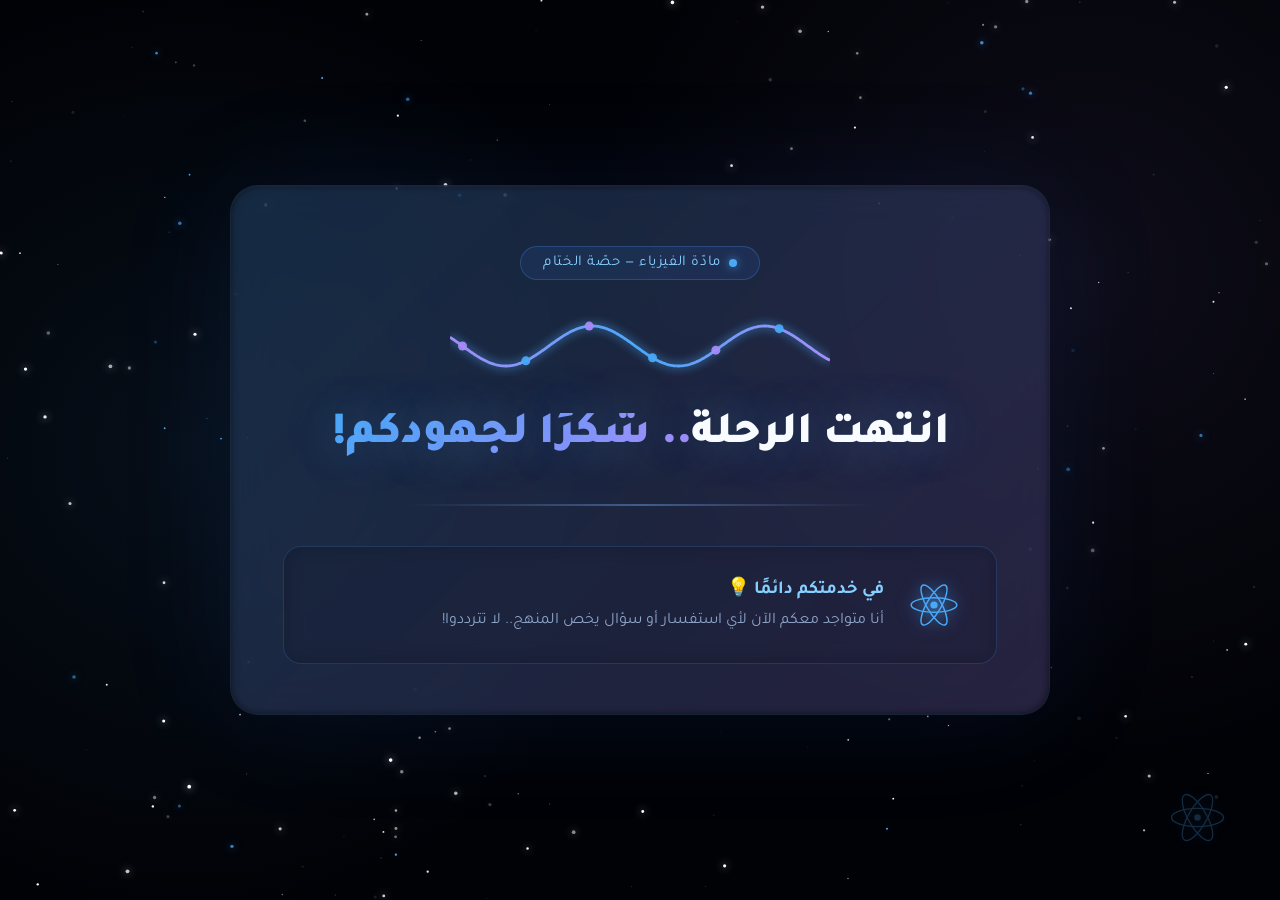
<file: the_last_lesson.html>
<!DOCTYPE html>
<html lang="ar" dir="rtl">
<head>
<meta charset="UTF-8">
<meta name="viewport" content="width=device-width, initial-scale=1.0">
<title>انتهت الرحلة — مادّة الفيزياء</title>
<link href="https://fonts.googleapis.com/css2?family=Tajawal:wght@400;700;900&display=swap" rel="stylesheet">
<style>
  * { margin: 0; padding: 0; box-sizing: border-box; }
  body {
    font-family: 'Tajawal', sans-serif;
    /* خلفية كونية متدرجة */
    background: #010206;
    background-image: 
      radial-gradient(circle at 15% 50%, rgba(74, 168, 247, 0.08) 0%, transparent 40%),
      radial-gradient(circle at 85% 30%, rgba(167, 139, 250, 0.08) 0%, transparent 40%);
    min-height: 100vh;
    display: flex;
    align-items: center;
    justify-content: center;
    overflow-x: hidden;
    position: relative;
    color: #f0f6ff;
  }

  /* ─── الخلفية ─── */
  canvas#bg {
    position: fixed; top: 0; left: 0; width: 100%; height: 100%; z-index: 0;
  }
  
  /* ─── البطاقة الرئيسية ─── */
  .slide {
    position: relative; z-index: 2;
    background: rgba(10, 14, 26, 0.5);
    border: 1px solid rgba(120, 200, 255, 0.15);
    border-radius: 28px;
    padding: 60px 52px 50px;
    max-width: 820px;
    width: 92%;
    text-align: center;
    backdrop-filter: blur(25px);
    -webkit-backdrop-filter: blur(25px);
    box-shadow: 0 0 120px rgba(50, 120, 255, 0.1), inset 0 1px 0 rgba(255,255,255,0.03);
    overflow: hidden;
  }
  
  .slide::before {
    content: '';
    position: absolute;
    top: -2px; left: -2px; right: -2px; bottom: -2px;
    background: linear-gradient(135deg, rgba(74, 168, 247, 0.2), rgba(167, 139, 250, 0.2));
    z-index: -1;
    border-radius: 30px;
    filter: blur(5px);
  }

  .subject-badge {
    display: inline-flex;
    align-items: center;
    gap: 8px;
    background: rgba(50, 130, 255, 0.1);
    border: 1px solid rgba(80, 160, 255, 0.25);
    border-radius: 100px;
    padding: 7px 22px;
    font-size: 15px;
    color: #87cfff;
    letter-spacing: 0.04em;
    margin-bottom: 36px;
  }
  
  .subject-badge .dot {
    width: 8px; height: 8px;
    background: #4aa8f7;
    border-radius: 50%;
    animation: pulse 2.5s ease-in-out infinite;
    box-shadow: 0 0 10px rgba(74, 168, 247, 0.8);
  }
  @keyframes pulse {
    0%, 100% { opacity: 1; transform: scale(1); }
    50% { opacity: 0.3; transform: scale(0.6); }
  }
  
  .wave-wrap {
    margin: 0 auto 32px;
    width: 380px;
    height: 60px;
  }
  canvas#wave {
    display: block;
    width: 100%; height: 100%;
  }

  .main-title {
    font-size: 2.8em;
    font-weight: 900;
    color: #f8fbff;
    line-height: 1.25;
    margin-bottom: 40px;
    text-shadow: 0 0 50px rgba(100, 180, 255, 0.35);
  }
  .main-title span {
    background: linear-gradient(135deg, #4aa8f7, #a78bfa);
    -webkit-background-clip: text;
    -webkit-text-fill-color: transparent;
    background-clip: text;
  }
  
  .divider {
    height: 2px;
    background: linear-gradient(90deg, transparent, rgba(120, 180, 255, 0.4), transparent);
    margin: 0 auto 40px;
    width: 65%;
  }
  
  /* ─── صندوق النداء ─── */
  .cta-box {
    background: rgba(10, 14, 26, 0.4);
    border: 1px solid rgba(80, 160, 255, 0.2);
    border-radius: 18px;
    padding: 28px 32px;
    display: flex;
    align-items: center;
    gap: 20px;
    text-align: right;
    backdrop-filter: blur(10px);
  }
  .cta-icon {
    flex-shrink: 0;
    display: flex;
    align-items: center;
    justify-content: center;
  }
  .cta-text h3 {
    font-size: 1.15em;
    font-weight: 700;
    color: #87cfff;
    margin-bottom: 6px;
  }
  .cta-text p {
    font-size: 1em;
    color: #8da4c8;
    line-height: 1.65;
  }

  /* ─── أيقونة ذرة زخرفية بخلفية شفافة تماماً ─── */
  .deco-atom {
    position: fixed;
    bottom: 50px;
    right: 50px;
    width: 65px; height: 65px;
    z-index: 1;
    pointer-events: none;
    animation: atomRotate 20s linear infinite;
    display: flex;
    align-items: center;
    justify-content: center;
  }
  @keyframes atomRotate {
    0% { transform: rotate(0deg); }
    100% { transform: rotate(360deg); }
  }

</style>
</head>
<body>

<canvas id="bg"></canvas>

<div class="deco-atom">
  <svg viewBox="0 0 100 100" width="100%" height="100%" style="fill:none; stroke:#4aa8f7; stroke-width:2; opacity: 0.25; filter:drop-shadow(0 0 6px rgba(74,168,247,0.5));">
    <ellipse cx="50" cy="50" rx="40" ry="14" transform="rotate(0 50 50)"/>
    <ellipse cx="50" cy="50" rx="40" ry="14" transform="rotate(60 50 50)"/>
    <ellipse cx="50" cy="50" rx="40" ry="14" transform="rotate(120 50 50)"/>
    <circle cx="50" cy="50" r="5" style="fill:#4aa8f7; stroke:none;"/>
  </svg>
</div>

<div class="slide">
  <div class="subject-badge">
    <span class="dot"></span>
    مادّة الفيزياء — حصّة الختام
  </div>

  <div class="wave-wrap">
    <canvas id="wave" width="380" height="60"></canvas>
  </div>

  <h1 class="main-title">انتهت الرحلة<span>.. شكرًا لجهودكم!</span></h1>

  <div class="divider"></div>

  <div class="cta-box">
    <div class="cta-icon">
      <svg viewBox="0 0 100 100" width="60" height="60" style="fill:none; stroke:#4aa8f7; stroke-width:2.5; filter:drop-shadow(0 0 8px rgba(74,168,247,0.7));">
        <ellipse cx="50" cy="50" rx="38" ry="12" transform="rotate(0 50 50)"/>
        <ellipse cx="50" cy="50" rx="38" ry="12" transform="rotate(60 50 50)"/>
        <ellipse cx="50" cy="50" rx="38" ry="12" transform="rotate(120 50 50)"/>
        <circle cx="50" cy="50" r="6" style="fill:#4aa8f7; stroke:none; filter:drop-shadow(0 0 10px #4aa8f7);"/>
      </svg>
    </div>
    <div class="cta-text">
      <h3>في خدمتكم دائمًا 💡</h3> 
      <p>أنا متواجد معكم الآن لأي استفسار أو سؤال يخص المنهج.. لا تترددوا!</p>
    </div>
  </div>
</div>

<script>
/* ─── خلفية النجوم والفضاء المحسنة ─── */
const bgCanvas = document.getElementById('bg');
const bgCtx = bgCanvas.getContext('2d');
let W, H, particles = [], tick = 0;

function resize() { W = bgCanvas.width = window.innerWidth; H = bgCanvas.height = window.innerHeight; }
function initParticles() {
  particles = [];
  const count = Math.min(Math.floor(W * H / 4000), 250); 
  for (let i = 0; i < count; i++) {
    let pColor = '#ffffff'; 
    let rand = Math.random();
    if(rand > 0.8) pColor = '#4aa8f7';
    else if(rand > 0.9) pColor = '#a78bfa';

    particles.push({
      x: Math.random()*W, y: Math.random()*H,
      r: Math.random()*1.8 + 0.1, 
      vx: (Math.random()-0.5)*0.15, vy: (Math.random()-0.5)*0.15,
      alpha: Math.random()*0.8 + 0.2,
      color: pColor,
      twinkleSpeed: Math.random()*0.03 + 0.01
    });
  }
}

/* ─── موجة متحركة محسنة ─── */
const wc = document.getElementById('wave');
const wCtx = wc.getContext('2d');
const WW = 380, WH = 60, CY = 30, AMP = 20, FREQ = 2.2;
let phase = 0;

function drawWave() {
  wCtx.clearRect(0, 0, WW, WH);

  wCtx.save();
  wCtx.beginPath();
  for (let x = 0; x <= WW; x++) {
    const y = CY + AMP * Math.sin((x / WW) * Math.PI * 2 * FREQ - phase);
    x === 0 ? wCtx.moveTo(x, y) : wCtx.lineTo(x, y);
  }
  const grad = wCtx.createLinearGradient(0, 0, WW, 0);
  grad.addColorStop(0,   '#a78bfa');
  grad.addColorStop(0.5, '#4aa8f7');
  grad.addColorStop(1,   '#a78bfa');
  
  wCtx.strokeStyle = grad;
  wCtx.lineWidth = 2.8; 
  wCtx.lineJoin = 'round';
  wCtx.shadowColor = '#4aa8f7';
  wCtx.shadowBlur = 10; 
  wCtx.stroke();
  wCtx.restore();

  const dotCount = 6; 
  for (let i = 0; i < dotCount; i++) {
    const t = (i / dotCount + phase / (Math.PI * 2 * FREQ)) % 1;
    const x = t * WW;
    const y = CY + AMP * Math.sin((x / WW) * Math.PI * 2 * FREQ - phase);
    const c = i % 2 === 0 ? '#a78bfa' : '#4aa8f7';
    
    wCtx.beginPath();
    wCtx.arc(x, y, 4.5, 0, Math.PI * 2);
    wCtx.fillStyle = c;
    wCtx.globalAlpha = 0.95;
    wCtx.fill();
    wCtx.globalAlpha = 1;
  }

  phase += 0.035; 
}

/* ─── حلقة الرسم الرئيسية ─── */
function loop() {
  bgCtx.clearRect(0, 0, W, H);
  
  /* نجوم متلألئة */
  for (const p of particles) {
    bgCtx.beginPath(); bgCtx.arc(p.x, p.y, p.r, 0, Math.PI*2);
    bgCtx.fillStyle = p.color;
    bgCtx.globalAlpha = Math.max(0.1, p.alpha + 0.4 * Math.sin(tick * p.twinkleSpeed + p.x));
    
    if(p.r > 1.2) {
      bgCtx.shadowBlur = 8;
      bgCtx.shadowColor = p.color;
    } else {
      bgCtx.shadowBlur = 0;
    }

    bgCtx.fill(); 
    bgCtx.globalAlpha = 1;
    bgCtx.shadowBlur = 0;

    p.x += p.vx; p.y += p.vy;
    if (p.x<0) p.x=W; if (p.x>W) p.x=0;
    if (p.y<0) p.y=H; if (p.y>H) p.y=0;
  }
  
  drawWave();

  tick++;
  requestAnimationFrame(loop);
}

resize(); initParticles(); loop();
window.addEventListener('resize', () => { resize(); initParticles(); });
</script>
</body>
</html>
</file>
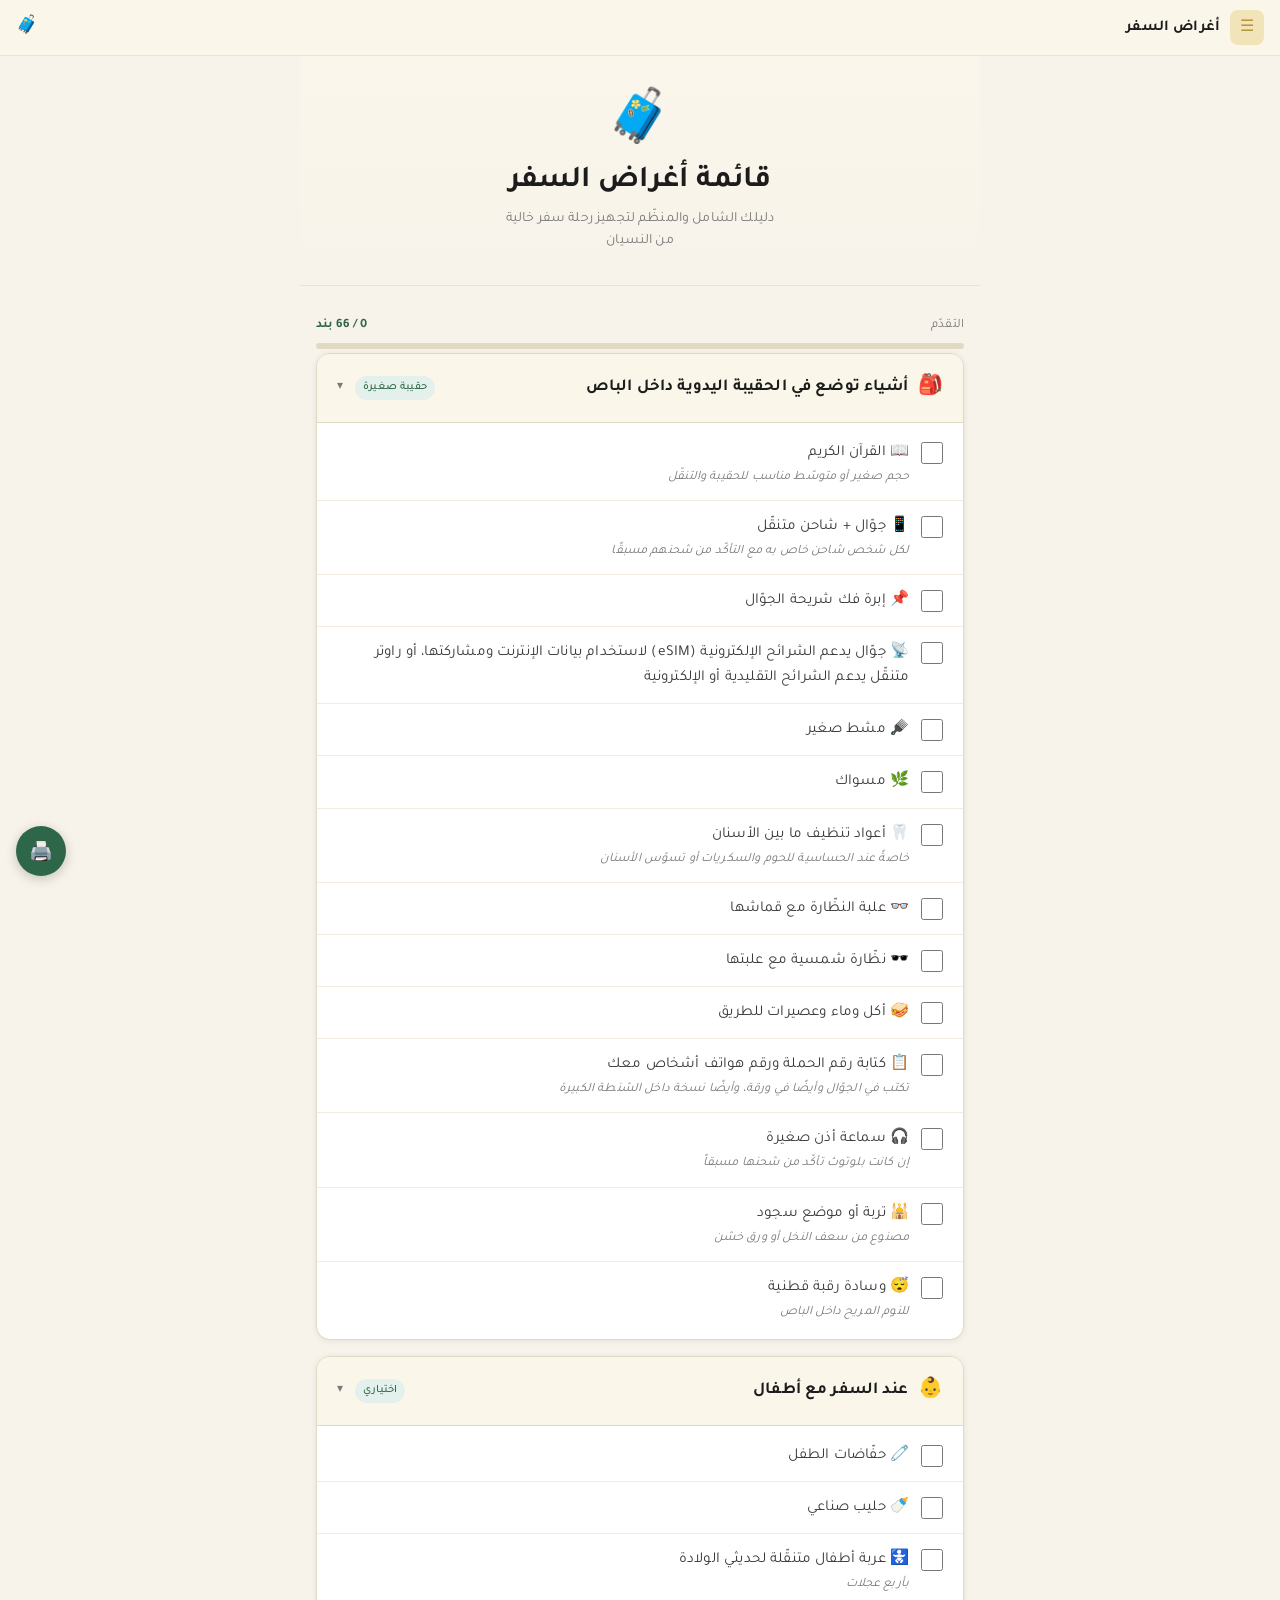
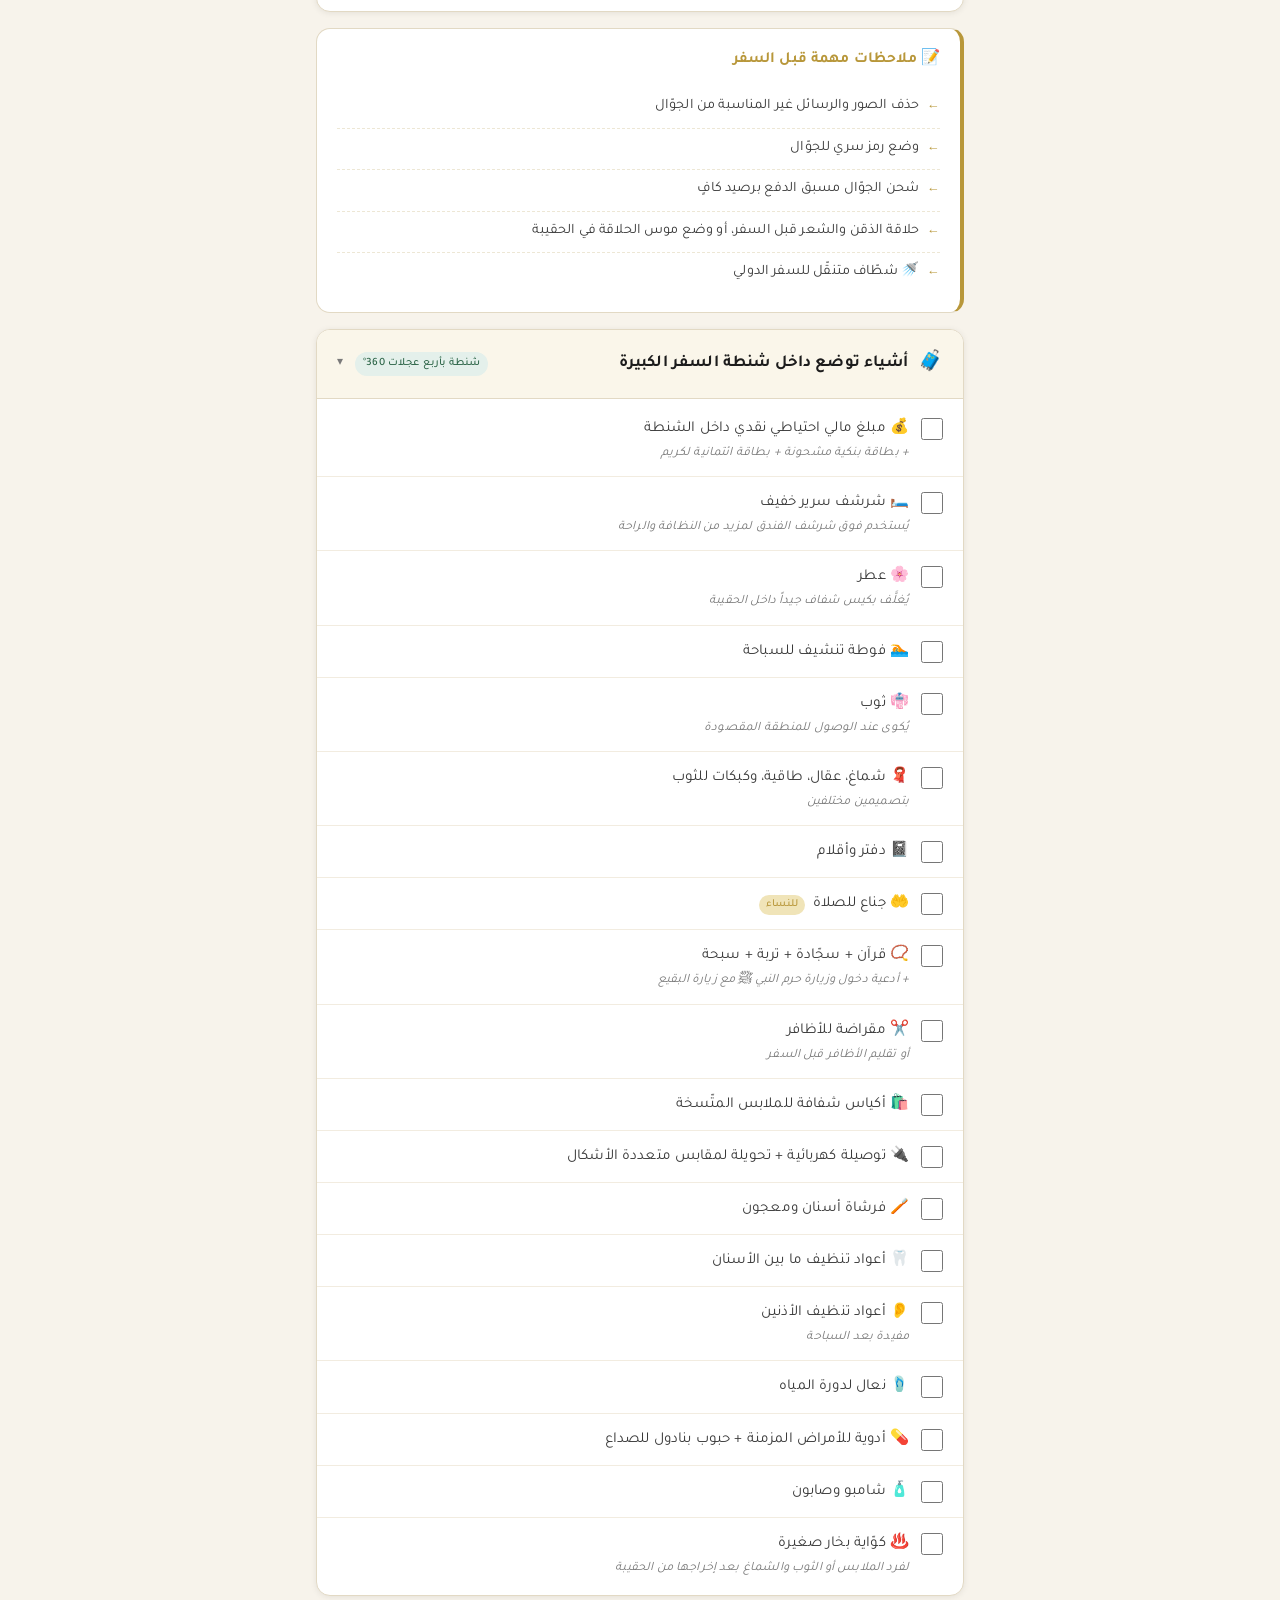
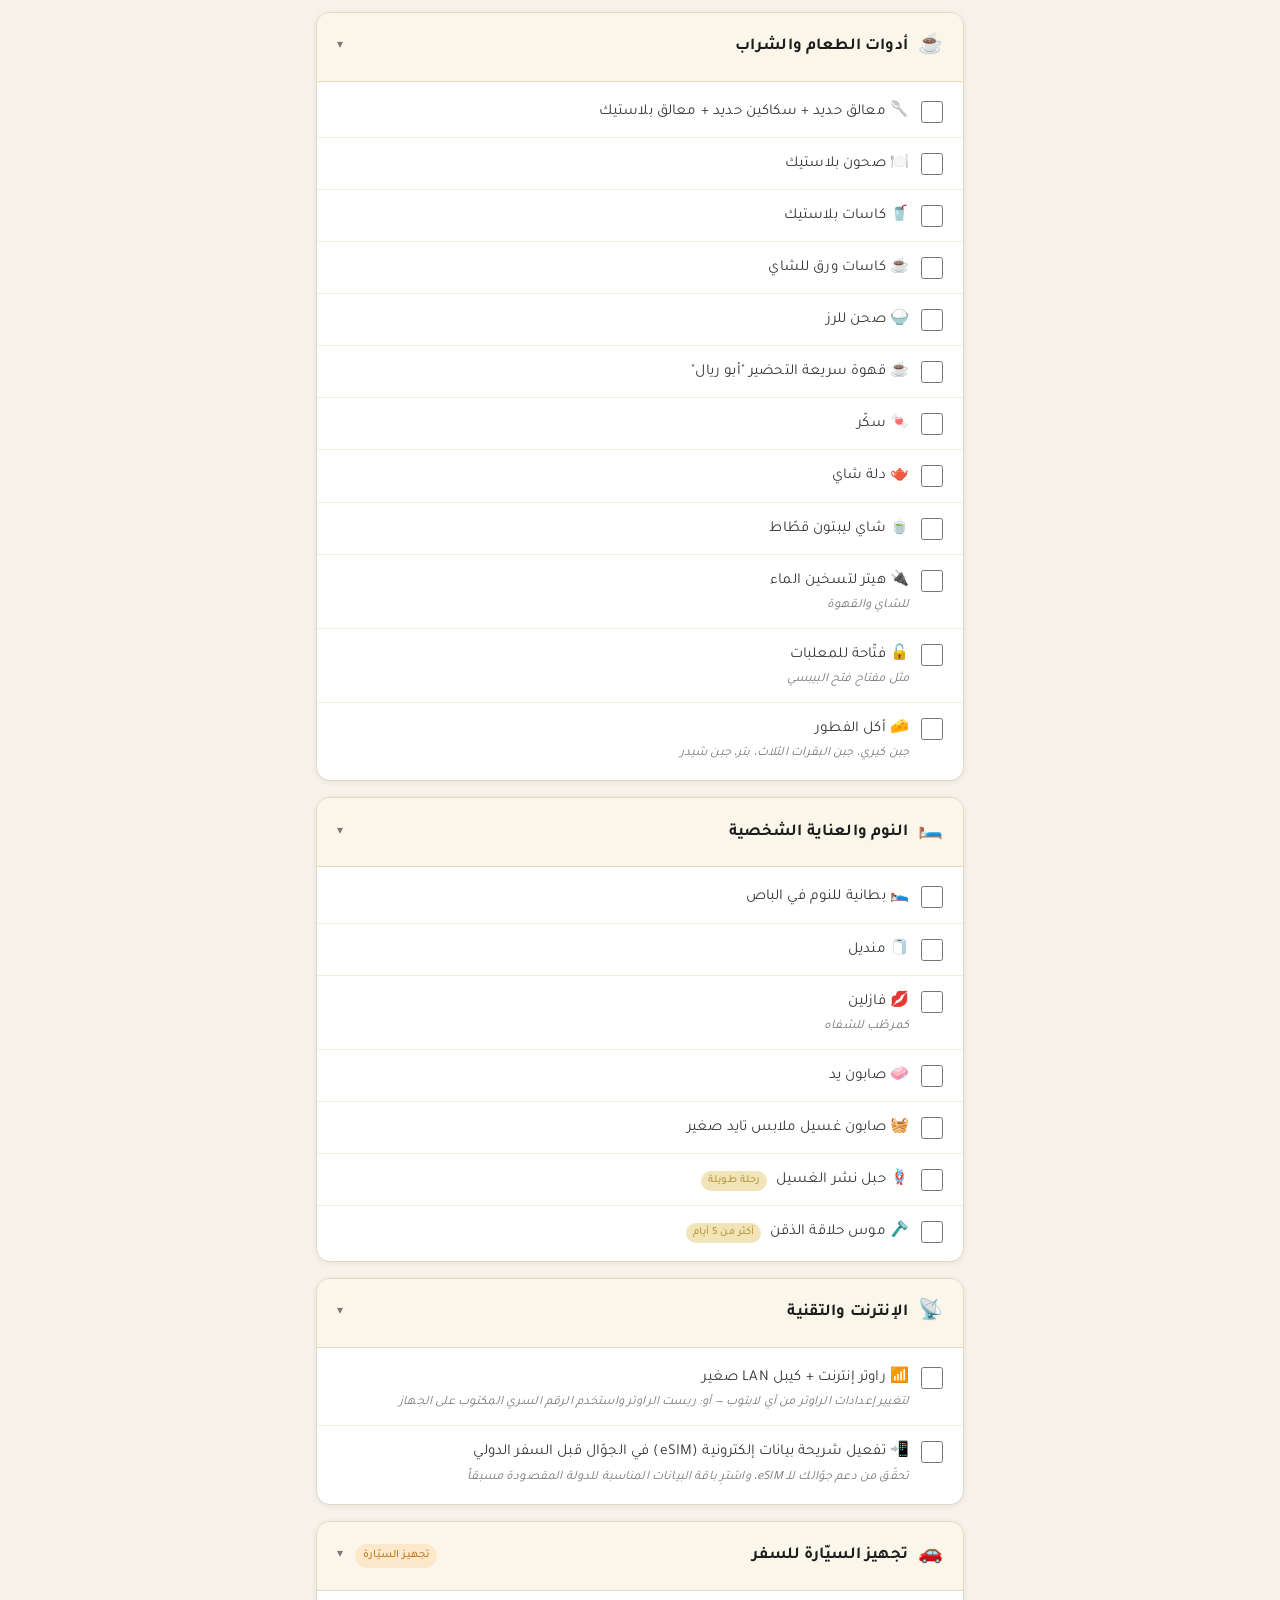
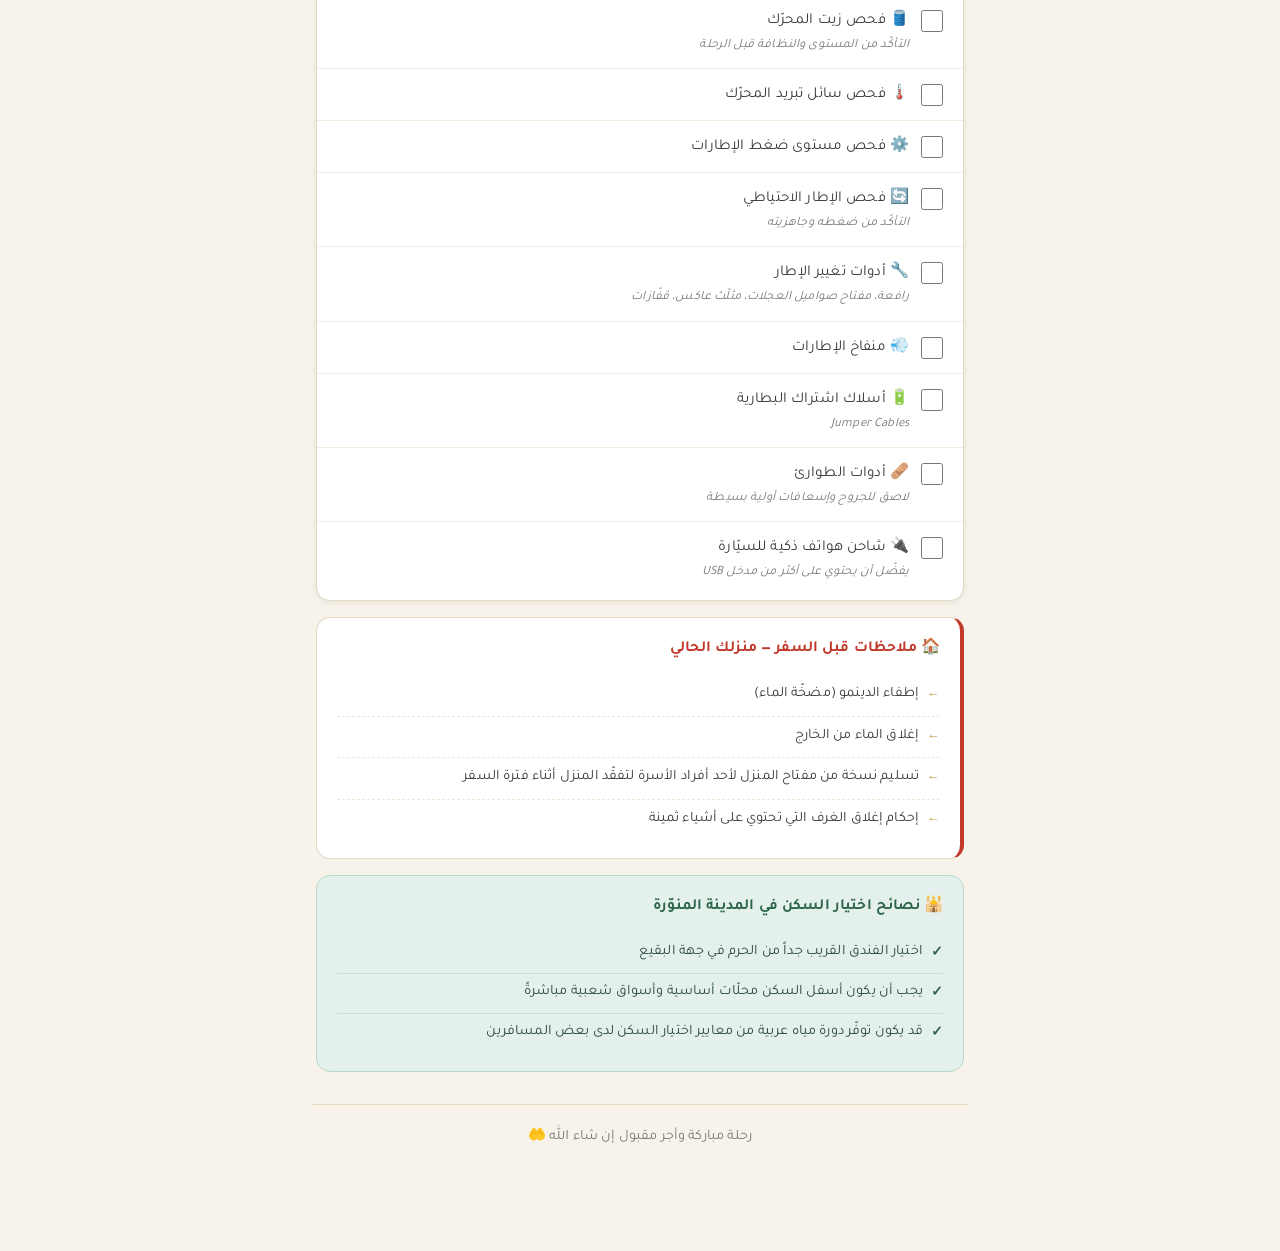
<file: travel_items.html>
<!DOCTYPE html>
<html lang="ar" dir="rtl">
<head>
  <meta charset="UTF-8" />
  <meta name="viewport" content="width=device-width, initial-scale=1.0, maximum-scale=1.0" />
  <meta name="mobile-web-app-capable" content="yes" />
  <meta name="apple-mobile-web-app-capable" content="yes" />
  <meta name="apple-mobile-web-app-status-bar-style" content="default" />
  <title>قائمة أغراض السفر</title>
  <link href="https://fonts.googleapis.com/css2?family=Tajawal:wght@300;400;500;700&display=swap" rel="stylesheet" />
  <style>

    /* ─── Reset & Base ─── */
    *, *::before, *::after { box-sizing: border-box; margin: 0; padding: 0; }

    :root {
      --gold:        #b8973a;
      --gold-light:  #f0e4b8;
      --gold-pale:   #faf6ea;
      --green:       #2e6649;
      --green-light: #e4f0eb;
      --ink:         #1c1c1c;
      --ink-soft:    #3a3a3a;
      --muted:       #7a7a7a;
      --border:      #e2d9c4;
      --surface:     #ffffff;
      --page-bg:     #f7f3eb;
      --radius:      14px;
      --radius-sm:   10px;
      --shadow:      0 1px 6px rgba(0,0,0,0.08);
    }

    html { -webkit-text-size-adjust: 100%; }

    body {
      font-family: 'Tajawal', sans-serif;
      background: var(--page-bg);
      color: var(--ink);
      font-size: 15px;
      line-height: 1.8;
      letter-spacing: 0.01em;
      -webkit-font-smoothing: antialiased;
      min-height: 100vh;
    }

    /* ─── Page Wrapper ─── */
    .page {
      max-width: 680px;
      margin: 0 auto;
      padding: 0 0 100px;
    }

    /* ─── Sticky Top Header ─── */
    .top-bar {
      position: sticky;
      top: 0;
      z-index: 100;
      background: var(--gold-pale);
      border-bottom: 1px solid var(--gold-light);
      padding: 10px 16px;
      display: flex;
      align-items: center;
      gap: 10px;
      backdrop-filter: blur(8px);
      -webkit-backdrop-filter: blur(8px);
    }

    .top-bar .toc-btn {
      background: var(--gold-light);
      border: none;
      border-radius: 8px;
      padding: 6px 10px;
      font-size: 1rem;
      cursor: pointer;
      flex-shrink: 0;
      color: var(--gold);
      font-family: 'Tajawal', sans-serif;
    }

    .top-bar-title {
      font-size: 0.95rem;
      font-weight: 700;
      color: var(--ink);
      flex: 1;
    }

    .top-bar-icon { font-size: 1.1rem; }

    /* ─── TOC Drawer ─── */
    .toc-overlay {
      display: none;
      position: fixed;
      inset: 0;
      z-index: 200;
      background: rgba(0,0,0,0.4);
    }

    .toc-overlay.open { display: block; }

    .toc-drawer {
      position: fixed;
      top: 0;
      right: 0;
      bottom: 0;
      width: 82%;
      max-width: 320px;
      background: var(--surface);
      z-index: 201;
      overflow-y: auto;
      transform: translateX(100%);
      transition: transform 0.28s cubic-bezier(0.4,0,0.2,1);
      border-radius: 0 0 0 var(--radius);
    }

    .toc-overlay.open .toc-drawer { transform: translateX(0); }

    .toc-drawer-header {
      padding: 20px 18px 14px;
      border-bottom: 1px solid var(--border);
      display: flex;
      align-items: center;
      justify-content: space-between;
      background: var(--gold-pale);
    }

    .toc-drawer-header h3 {
      font-size: 1rem;
      font-weight: 700;
      color: var(--ink);
    }

    .toc-close {
      background: none;
      border: none;
      font-size: 1.3rem;
      cursor: pointer;
      color: var(--muted);
      padding: 4px;
      line-height: 1;
    }

    .toc-list {
      list-style: none;
      padding: 10px 0 20px;
    }

    .toc-list li a {
      display: flex;
      align-items: center;
      gap: 10px;
      padding: 12px 18px;
      font-size: 0.92rem;
      color: var(--ink-soft);
      text-decoration: none;
      border-bottom: 1px solid #f5efe3;
      transition: background 0.15s;
    }

    .toc-list li a:active { background: var(--gold-pale); }
    .toc-list li a .toc-icon { font-size: 1.1rem; flex-shrink: 0; }

    /* ─── Hero Header ─── */
    .header {
      text-align: center;
      padding: 36px 20px 28px;
      background: linear-gradient(180deg, var(--gold-pale) 0%, var(--page-bg) 100%);
      border-bottom: 1px solid var(--gold-light);
      margin-bottom: 16px;
    }

    .header-icon {
      font-size: 52px;
      margin-bottom: 10px;
      display: block;
      line-height: 1;
    }

    .header h1 {
      font-size: 1.65rem;
      font-weight: 700;
      color: var(--ink);
      margin-bottom: 6px;
      line-height: 1.3;
    }

    .header .subtitle {
      font-size: 0.88rem;
      color: var(--muted);
      font-weight: 400;
      line-height: 1.6;
      max-width: 280px;
      margin: 0 auto;
    }

    /* ─── Progress Bar ─── */
    .progress-wrap {
      padding: 12px 16px 4px;
    }

    .progress-label {
      display: flex;
      justify-content: space-between;
      align-items: center;
      font-size: 0.8rem;
      color: var(--muted);
      margin-bottom: 6px;
    }

    .progress-label strong { color: var(--green); font-weight: 700; }

    .progress-track {
      height: 6px;
      background: var(--border);
      border-radius: 10px;
      overflow: hidden;
    }

    .progress-fill {
      height: 100%;
      background: linear-gradient(90deg, var(--green) 0%, #4a9b72 100%);
      border-radius: 10px;
      width: 0%;
      transition: width 0.35s ease;
    }

    /* ─── Section ─── */
    .section {
      background: var(--surface);
      border: 1px solid var(--border);
      border-radius: var(--radius);
      box-shadow: var(--shadow);
      margin: 0 12px 14px;
      overflow: hidden;
      scroll-margin-top: 60px;
    }

    /* ─── Collapsible Section Header ─── */
    .section-header {
      display: flex;
      align-items: center;
      gap: 10px;
      padding: 14px 16px;
      background: var(--gold-pale);
      border-bottom: 1px solid var(--border);
      cursor: pointer;
      user-select: none;
      -webkit-tap-highlight-color: transparent;
      position: relative;
    }

    .section-header:active { background: #f3ecda; }

    .section-header .icon {
      font-size: 1.25rem;
      flex-shrink: 0;
    }

    .section-header h2 {
      font-size: 1rem;
      font-weight: 700;
      color: var(--ink);
      flex: 1;
      line-height: 1.4;
    }

    .section-header .badge {
      font-size: 0.7rem;
      font-weight: 500;
      color: var(--green);
      background: var(--green-light);
      padding: 2px 8px;
      border-radius: 20px;
      white-space: nowrap;
      flex-shrink: 0;
    }

    .section-header .chevron {
      font-size: 0.75rem;
      color: var(--muted);
      flex-shrink: 0;
      transition: transform 0.22s ease;
      margin-right: 2px;
    }

    .section.collapsed .chevron { transform: rotate(-90deg); }
    .section.collapsed .section-body { display: none; }

    /* ─── Items List ─── */
    .items-list {
      list-style: none;
      padding: 4px 0;
    }

    .item {
      display: flex;
      align-items: flex-start;
      gap: 12px;
      padding: 13px 16px;
      transition: background 0.12s;
      -webkit-tap-highlight-color: transparent;
    }

    .item:not(:last-child) {
      border-bottom: 1px solid #f2ece0;
    }

    .item input[type="checkbox"] {
      width: 22px;
      height: 22px;
      margin-top: 2px;
      flex-shrink: 0;
      accent-color: var(--green);
      cursor: pointer;
      border-radius: 6px;
    }

    .item-label {
      font-size: 0.95rem;
      color: var(--ink-soft);
      line-height: 1.65;
      flex: 1;
      cursor: pointer;
    }

    .item.checked .item-label {
      color: var(--muted);
      text-decoration: line-through;
      text-decoration-color: #c5bca8;
    }

    .item-label .note {
      display: block;
      font-size: 0.8rem;
      color: var(--muted);
      margin-top: 3px;
      line-height: 1.5;
      font-style: italic;
    }

    .item.checked .item-label .note { color: #b0a898; }

    .item-label .tag {
      display: inline-block;
      font-size: 0.68rem;
      background: var(--gold-light);
      color: var(--gold);
      padding: 1px 7px;
      border-radius: 10px;
      margin-right: 4px;
      font-weight: 500;
    }

    /* ─── Notes Card ─── */
    .notes-section {
      background: var(--surface);
      border: 1px solid var(--border);
      border-right: 4px solid var(--gold);
      border-radius: var(--radius);
      padding: 16px;
      margin: 0 12px 14px;
      scroll-margin-top: 60px;
    }

    .notes-section h3 {
      font-size: 0.97rem;
      font-weight: 700;
      color: var(--gold);
      margin-bottom: 12px;
      display: flex;
      align-items: center;
      gap: 6px;
    }

    .notes-list { list-style: none; }

    .notes-list li {
      display: flex;
      align-items: flex-start;
      gap: 8px;
      padding: 8px 0;
      font-size: 0.9rem;
      color: var(--ink-soft);
      border-bottom: 1px dashed #ede7d5;
      line-height: 1.6;
    }

    .notes-list li:last-child { border-bottom: none; }

    .notes-list li::before {
      content: '←';
      color: var(--gold);
      font-size: 0.8rem;
      margin-top: 4px;
      flex-shrink: 0;
    }

    /* ─── Tips Card ─── */
    .tips-card {
      background: var(--green-light);
      border: 1px solid #b8d9c8;
      border-radius: var(--radius);
      padding: 16px;
      margin: 0 12px 14px;
      scroll-margin-top: 60px;
    }

    .tips-card h3 {
      font-size: 0.97rem;
      font-weight: 700;
      color: var(--green);
      margin-bottom: 12px;
      display: flex;
      align-items: center;
      gap: 6px;
    }

    .tips-list { list-style: none; }

    .tips-list li {
      display: flex;
      align-items: flex-start;
      gap: 8px;
      padding: 7px 0;
      font-size: 0.9rem;
      color: #2a4a3a;
      border-bottom: 1px solid #c8e0d4;
      line-height: 1.6;
    }

    .tips-list li:last-child { border-bottom: none; }

    .tips-list li::before {
      content: '✓';
      color: var(--green);
      font-weight: 700;
      flex-shrink: 0;
      margin-top: 2px;
    }

    /* ─── Section Label (non-card blocks) ─── */
    .block-label {
      font-size: 0.75rem;
      font-weight: 700;
      color: var(--muted);
      text-transform: uppercase;
      letter-spacing: 0.08em;
      padding: 10px 16px 4px;
      margin: 0 12px;
    }

    /* ─── Footer ─── */
    .footer {
      text-align: center;
      margin: 32px 12px 0;
      padding: 20px;
      border-top: 1px solid var(--border);
      font-size: 0.9rem;
      color: var(--muted);
    }

    /* ─── Floating Action Buttons ─── */
    .fab-group {
      position: fixed;
      bottom: 24px;
      left: 16px;
      display: flex;
      flex-direction: column;
      gap: 10px;
      z-index: 150;
    }

    .fab {
      width: 50px;
      height: 50px;
      border-radius: 50%;
      border: none;
      cursor: pointer;
      display: flex;
      align-items: center;
      justify-content: center;
      font-size: 1.2rem;
      box-shadow: 0 3px 12px rgba(0,0,0,0.2);
      transition: transform 0.15s, box-shadow 0.15s;
      -webkit-tap-highlight-color: transparent;
    }

    .fab:active { transform: scale(0.93); box-shadow: 0 1px 6px rgba(0,0,0,0.15); }

    .fab-print {
      background: var(--green);
      color: #fff;
    }

    .fab-top {
      background: var(--surface);
      color: var(--ink-soft);
      border: 1px solid var(--border);
      font-size: 1rem;
      opacity: 0;
      pointer-events: none;
      transform: scale(0.8);
      transition: opacity 0.25s ease, transform 0.25s ease, box-shadow 0.15s;
    }

    .fab-top.visible {
      opacity: 1;
      pointer-events: auto;
      transform: scale(1);
    }

    /* ─── Print Styles ─── */
    @media print {
      @page { size: A4; margin: 18mm 15mm; }

      .top-bar, .fab-group, .toc-overlay, .progress-wrap { display: none !important; }

      body { background: #fff; font-size: 13px; }

      .page { padding: 0; max-width: 100%; }

      .section {
        box-shadow: none;
        border: 1px solid #ccc;
        page-break-inside: avoid;
        margin: 0 0 14px;
      }

      .section.collapsed .section-body { display: block !important; }

      .section-header {
        background: #f8f5ee !important;
        -webkit-print-color-adjust: exact;
        print-color-adjust: exact;
        cursor: default;
      }

      .section-header .chevron { display: none; }

      .tips-card {
        background: #edf5f0 !important;
        -webkit-print-color-adjust: exact;
        print-color-adjust: exact;
        margin: 0 0 14px;
      }

      .notes-section {
        -webkit-print-color-adjust: exact;
        print-color-adjust: exact;
        margin: 0 0 14px;
      }

      h2, h3 { page-break-after: avoid; }

      .header {
        background: #faf6ea !important;
        -webkit-print-color-adjust: exact;
        print-color-adjust: exact;
        margin-bottom: 14px;
        padding: 20px;
      }
    }

    /* ─── Desktop polish ─── */
    @media (min-width: 540px) {
      .page { padding-bottom: 80px; }
      .section { margin: 0 16px 16px; }
      .notes-section, .tips-card { margin: 0 16px 16px; }
      .block-label { margin: 0 16px; }
      .section-header { padding: 16px 20px; }
      .section-header h2 { font-size: 1.05rem; }
      .item { padding: 13px 20px; }
      .notes-section, .tips-card { padding: 18px 20px; }
      .header h1 { font-size: 1.9rem; }
      .header { padding: 44px 24px 32px; }
    }

  </style>
</head>
<body>

<!-- TOC Drawer Overlay -->
<div class="toc-overlay" id="tocOverlay" onclick="closeToc(event)">
  <nav class="toc-drawer" role="navigation" aria-label="قائمة المحتويات">
    <div class="toc-drawer-header">
      <h3>📋 المحتويات</h3>
      <button class="toc-close" onclick="toggleToc()" aria-label="إغلاق">✕</button>
    </div>
    <ul class="toc-list">
      <li><a href="#sec-bus" onclick="closeTocNav()"><span class="toc-icon">🎒</span> حقيبة الباص</a></li>
      <li><a href="#sec-kids" onclick="closeTocNav()"><span class="toc-icon">👶</span> مع أطفال</a></li>
      <li><a href="#sec-notes1" onclick="closeTocNav()"><span class="toc-icon">📝</span> ملاحظات قبل السفر</a></li>
      <li><a href="#sec-bigbag" onclick="closeTocNav()"><span class="toc-icon">🧳</span> شنطة السفر الكبيرة</a></li>
      <li><a href="#sec-food" onclick="closeTocNav()"><span class="toc-icon">☕</span> أدوات الطعام والشراب</a></li>
      <li><a href="#sec-sleep" onclick="closeTocNav()"><span class="toc-icon">🛏️</span> النوم والعناية الشخصية</a></li>
      <li><a href="#sec-tech" onclick="closeTocNav()"><span class="toc-icon">📡</span> الإنترنت والتقنية</a></li>
      <li><a href="#sec-car" onclick="closeTocNav()"><span class="toc-icon">🚗</span> تجهيز السيّارة للسفر</a></li>
      <li><a href="#sec-home" onclick="closeTocNav()"><span class="toc-icon">🏠</span> منزلك قبل السفر</a></li>
      <li><a href="#sec-hotel" onclick="closeTocNav()"><span class="toc-icon">🕌</span> نصائح السكن</a></li>
    </ul>
  </nav>
</div>

<!-- Sticky Top Bar -->
<div class="top-bar">
  <button class="toc-btn" onclick="toggleToc()" aria-label="قائمة المحتويات">☰</button>
  <span class="top-bar-title">أغراض السفر</span>
  <span class="top-bar-icon">🧳</span>
</div>

<div class="page">

  <!-- Hero Header -->
  <header class="header">
    <span class="header-icon">🧳</span>
    <h1>قائمة أغراض السفر</h1>
    <p class="subtitle">دليلك الشامل والمنظّم لتجهيز رحلة سفر خالية من النسيان</p>
  </header>

  <!-- Progress Bar -->
  <div class="progress-wrap">
    <div class="progress-label">
      <span>التقدّم</span>
      <strong id="progressText">0 / 0 بند</strong>
    </div>
    <div class="progress-track">
      <div class="progress-fill" id="progressFill"></div>
    </div>
  </div>


  <!-- ── Section: Bus Bag ── -->
  <section class="section" id="sec-bus">
    <div class="section-header" onclick="toggleSection(this)">
      <span class="icon">🎒</span>
      <h2>أشياء توضع في الحقيبة اليدوية داخل الباص</h2>
      <span class="badge">حقيبة صغيرة</span>
      <span class="chevron">▾</span>
    </div>
    <div class="section-body">
      <ul class="items-list">
        <li class="item"><input type="checkbox" id="i01" /><label for="i01" class="item-label">📖 القرآن الكريم <span class="note">حجم صغير أو متوسّط مناسب للحقيبة والتنقّل</span></label></li>
        <li class="item"><input type="checkbox" id="i02" /><label for="i02" class="item-label">📱 جوّال + شاحن متنقّل <span class="note">لكل شخص شاحن خاص به مع التأكّد من شحنهم مسبقًا</span></label></li>
        <li class="item"><input type="checkbox" id="i03" /><label for="i03" class="item-label">📌 إبرة فك شريحة الجوّال</label></li>
        <li class="item"><input type="checkbox" id="i04" /><label for="i04" class="item-label">📡 جوّال يدعم الشرائح الإلكترونية (eSIM) لاستخدام بيانات الإنترنت ومشاركتها، أو راوتر متنقّل يدعم الشرائح التقليدية أو الإلكترونية</label></li>
        <li class="item"><input type="checkbox" id="i05" /><label for="i05" class="item-label">🪮 مشط صغير</label></li>
        <li class="item"><input type="checkbox" id="i06" /><label for="i06" class="item-label">🌿 مسواك</label></li>
        <li class="item"><input type="checkbox" id="i07" /><label for="i07" class="item-label">🦷 أعواد تنظيف ما بين الأسنان <span class="note">خاصةً عند الحساسية للحوم والسكريات أو تسوّس الأسنان</span></label></li>
        <li class="item"><input type="checkbox" id="i08" /><label for="i08" class="item-label">👓 علبة النظّارة مع قماشها</label></li>
        <li class="item"><input type="checkbox" id="i09" /><label for="i09" class="item-label">🕶️ نظّارة شمسية مع علبتها</label></li>
        <li class="item"><input type="checkbox" id="i10" /><label for="i10" class="item-label">🥪 أكل وماء وعصيرات للطريق</label></li>
        <li class="item"><input type="checkbox" id="i11" /><label for="i11" class="item-label">📋 كتابة رقم الحملة ورقم هواتف أشخاص معك <span class="note">تكتب في الجوّال وأيضًا في ورقة، وأيضًا نسخة داخل الشنطة الكبيرة</span></label></li>
        <li class="item"><input type="checkbox" id="i12" /><label for="i12" class="item-label">🎧 سماعة أذن صغيرة <span class="note">إن كانت بلوتوث تأكّد من شحنها مسبقاً</span></label></li>
        <li class="item"><input type="checkbox" id="i13" /><label for="i13" class="item-label">🕌 تربة أو موضع سجود <span class="note">مصنوع من سعف النخل أو ورق خشن</span></label></li>
        <li class="item"><input type="checkbox" id="i14" /><label for="i14" class="item-label">😴 وسادة رقبة قطنية <span class="note">للنوم المريح داخل الباص</span></label></li>
      </ul>
    </div>
  </section>


  <!-- ── Section: Children ── -->
  <section class="section" id="sec-kids">
    <div class="section-header" onclick="toggleSection(this)">
      <span class="icon">👶</span>
      <h2>عند السفر مع أطفال</h2>
      <span class="badge">اختياري</span>
      <span class="chevron">▾</span>
    </div>
    <div class="section-body">
      <ul class="items-list">
        <li class="item"><input type="checkbox" id="ic1" /><label for="ic1" class="item-label">🧷 حفّاضات الطفل</label></li>
        <li class="item"><input type="checkbox" id="ic2" /><label for="ic2" class="item-label">🍼 حليب صناعي</label></li>
        <li class="item"><input type="checkbox" id="ic3" /><label for="ic3" class="item-label">🚼 عربة أطفال متنقّلة لحديثي الولادة <span class="note">بأربع عجلات</span></label></li>
      </ul>
    </div>
  </section>


  <!-- ── Notes: Before Travel ── -->
  <div class="notes-section" id="sec-notes1">
    <h3>📝 ملاحظات مهمة قبل السفر</h3>
    <ul class="notes-list">
      <li>حذف الصور والرسائل غير المناسبة من الجوّال</li>
      <li>وضع رمز سري للجوّال</li>
      <li>شحن الجوّال مسبق الدفع برصيد كافٍ</li>
      <li>حلاقة الذقن والشعر قبل السفر، أو وضع موس الحلاقة في الحقيبة</li>
      <li>🚿 شطّاف متنقّل للسفر الدولي</li>
    </ul>
  </div>


  <!-- ── Section: Big Bag ── -->
  <section class="section" id="sec-bigbag">
    <div class="section-header" onclick="toggleSection(this)">
      <span class="icon">🧳</span>
      <h2>أشياء توضع داخل شنطة السفر الكبيرة</h2>
      <span class="badge">شنطة بأربع عجلات 360°</span>
      <span class="chevron">▾</span>
    </div>
    <div class="section-body">
      <ul class="items-list">
        <li class="item"><input type="checkbox" id="b01" /><label for="b01" class="item-label">💰 مبلغ مالي احتياطي نقدي داخل الشنطة <span class="note">+ بطاقة بنكية مشحونة + بطاقة ائتمانية لكريم</span></label></li>
        <li class="item"><input type="checkbox" id="b00" /><label for="b00" class="item-label">🛏️ شرشف سرير خفيف <span class="note">يُستخدم فوق شرشف الفندق لمزيد من النظافة والراحة</span></label></li>
        <li class="item"><input type="checkbox" id="b02" /><label for="b02" class="item-label">🌸 عطر <span class="note">يُغلَّف بكيس شفاف جيداً داخل الحقيبة</span></label></li>
        <li class="item"><input type="checkbox" id="b03" /><label for="b03" class="item-label">🏊 فوطة تنشيف للسباحة</label></li>
        <li class="item"><input type="checkbox" id="b04" /><label for="b04" class="item-label">👘 ثوب <span class="note">يُكوى عند الوصول للمنطقة المقصودة</span></label></li>
        <li class="item"><input type="checkbox" id="b05" /><label for="b05" class="item-label">🧣 شماغ، عقال، طاقية، وكبكات للثوب <span class="note">بتصميمين مختلفين</span></label></li>
        <li class="item"><input type="checkbox" id="b06" /><label for="b06" class="item-label">📓 دفتر وأقلام</label></li>
        <li class="item"><input type="checkbox" id="b07" /><label for="b07" class="item-label">🤲 جناع للصلاة <span class="tag">للنساء</span></label></li>
        <li class="item"><input type="checkbox" id="b08" /><label for="b08" class="item-label">📿 قرآن + سجّادة + تربة + سبحة <span class="note">+ أدعية دخول وزيارة حرم النبي ﷺ مع زيارة البقيع</span></label></li>
        <li class="item"><input type="checkbox" id="b09" /><label for="b09" class="item-label">✂️ مقراضة للأظافر <span class="note">أو تقليم الأظافر قبل السفر</span></label></li>
        <li class="item"><input type="checkbox" id="b10" /><label for="b10" class="item-label">🛍️ أكياس شفافة للملابس المتّسخة</label></li>
        <li class="item"><input type="checkbox" id="b11" /><label for="b11" class="item-label">🔌 توصيلة كهربائية + تحويلة لمقابس متعددة الأشكال</label></li>
        <li class="item"><input type="checkbox" id="b12" /><label for="b12" class="item-label">🪥 فرشاة أسنان ومعجون</label></li>
        <li class="item"><input type="checkbox" id="b13" /><label for="b13" class="item-label">🦷 أعواد تنظيف ما بين الأسنان</label></li>
        <li class="item"><input type="checkbox" id="b14" /><label for="b14" class="item-label">👂 أعواد تنظيف الأذنين <span class="note">مفيدة بعد السباحة</span></label></li>
        <li class="item"><input type="checkbox" id="b15" /><label for="b15" class="item-label">🩴 نعال لدورة المياه</label></li>
        <li class="item"><input type="checkbox" id="b16" /><label for="b16" class="item-label">💊 أدوية للأمراض المزمنة + حبوب بنادول للصداع</label></li>
        <li class="item"><input type="checkbox" id="b17" /><label for="b17" class="item-label">🧴 شامبو وصابون</label></li>
        <li class="item"><input type="checkbox" id="b18" /><label for="b18" class="item-label">♨️ كوّاية بخار صغيرة <span class="note">لفرد الملابس أو الثوب والشماغ بعد إخراجها من الحقيبة</span></label></li>
      </ul>
    </div>
  </section>


  <!-- ── Section: Food ── -->
  <section class="section" id="sec-food">
    <div class="section-header" onclick="toggleSection(this)">
      <span class="icon">☕</span>
      <h2>أدوات الطعام والشراب</h2>
      <span class="chevron">▾</span>
    </div>
    <div class="section-body">
      <ul class="items-list">
        <li class="item"><input type="checkbox" id="c01" /><label for="c01" class="item-label">🥄 معالق حديد + سكاكين حديد + معالق بلاستيك</label></li>
        <li class="item"><input type="checkbox" id="c02" /><label for="c02" class="item-label">🍽️ صحون بلاستيك</label></li>
        <li class="item"><input type="checkbox" id="c03" /><label for="c03" class="item-label">🥤 كاسات بلاستيك</label></li>
        <li class="item"><input type="checkbox" id="c04" /><label for="c04" class="item-label">☕ كاسات ورق للشاي</label></li>
        <li class="item"><input type="checkbox" id="c05" /><label for="c05" class="item-label">🍚 صحن للرز</label></li>
        <li class="item"><input type="checkbox" id="c06" /><label for="c06" class="item-label">☕ قهوة سريعة التحضير "أبو ريال"</label></li>
        <li class="item"><input type="checkbox" id="c07" /><label for="c07" class="item-label">🍬 سكّر</label></li>
        <li class="item"><input type="checkbox" id="c08" /><label for="c08" class="item-label">🫖 دلة شاي</label></li>
        <li class="item"><input type="checkbox" id="c09" /><label for="c09" class="item-label">🍵 شاي ليبتون قطّاط</label></li>
        <li class="item"><input type="checkbox" id="c10" /><label for="c10" class="item-label">🔌 هيتر لتسخين الماء <span class="note">للشاي والقهوة</span></label></li>
        <li class="item"><input type="checkbox" id="c11" /><label for="c11" class="item-label">🔓 فتّاحة للمعلبات <span class="note">مثل مفتاح فتح البيبسي</span></label></li>
        <li class="item"><input type="checkbox" id="c12" /><label for="c12" class="item-label">🧀 أكل الفطور <span class="note">جبن كيري، جبن البقرات الثلاث، بتر، جبن شيدر</span></label></li>
      </ul>
    </div>
  </section>


  <!-- ── Section: Sleep & Personal ── -->
  <section class="section" id="sec-sleep">
    <div class="section-header" onclick="toggleSection(this)">
      <span class="icon">🛏️</span>
      <h2>النوم والعناية الشخصية</h2>
      <span class="chevron">▾</span>
    </div>
    <div class="section-body">
      <ul class="items-list">
        <li class="item"><input type="checkbox" id="d01" /><label for="d01" class="item-label">🛌 بطانية للنوم في الباص</label></li>
        <li class="item"><input type="checkbox" id="d02" /><label for="d02" class="item-label">🧻 منديل</label></li>
        <li class="item"><input type="checkbox" id="d03" /><label for="d03" class="item-label">💋 فازلين <span class="note">كمرطّب للشفاه</span></label></li>
        <li class="item"><input type="checkbox" id="d04" /><label for="d04" class="item-label">🧼 صابون يد</label></li>
        <li class="item"><input type="checkbox" id="d05" /><label for="d05" class="item-label">🧺 صابون غسيل ملابس تايد صغير</label></li>
        <li class="item"><input type="checkbox" id="d06" /><label for="d06" class="item-label">🪢 حبل نشر الغسيل <span class="tag">رحلة طويلة</span></label></li>
        <li class="item"><input type="checkbox" id="d07" /><label for="d07" class="item-label">🪒 موس حلاقة الذقن <span class="tag">أكثر من 5 أيام</span></label></li>
      </ul>
    </div>
  </section>


  <!-- ── Section: Tech ── -->
  <section class="section" id="sec-tech">
    <div class="section-header" onclick="toggleSection(this)">
      <span class="icon">📡</span>
      <h2>الإنترنت والتقنية</h2>
      <span class="chevron">▾</span>
    </div>
    <div class="section-body">
      <ul class="items-list">
        <li class="item">
          <input type="checkbox" id="e01" />
          <label for="e01" class="item-label">📶 راوتر إنترنت + كيبل LAN صغير
            <span class="note">لتغيير إعدادات الراوتر من أي لابتوب — أو: ريست الراوتر واستخدم الرقم السري المكتوب على الجهاز</span>
          </label>
        </li>
        <li class="item">
          <input type="checkbox" id="e02" />
          <label for="e02" class="item-label">📲 تفعيل شريحة بيانات إلكترونية (eSIM) في الجوّال قبل السفر الدولي
            <span class="note">تحقّق من دعم جوّالك للـ eSIM، واشترِ باقة البيانات المناسبة للدولة المقصودة مسبقاً</span>
          </label>
        </li>
      </ul>
    </div>
  </section>


  <!-- ── Section: Car Prep ── -->
  <section class="section" id="sec-car">
    <div class="section-header" onclick="toggleSection(this)">
      <span class="icon">🚗</span>
      <h2>تجهيز السيّارة للسفر</h2>
      <span class="badge" style="background:#fde8cc; color:#c07820;">تجهيز السيّارة</span>
      <span class="chevron">▾</span>
    </div>
    <div class="section-body">
      <ul class="items-list">
        <li class="item"><input type="checkbox" id="f01" /><label for="f01" class="item-label">🛢️ فحص زيت المحرّك <span class="note">التأكّد من المستوى والنظافة قبل الرحلة</span></label></li>
        <li class="item"><input type="checkbox" id="f02" /><label for="f02" class="item-label">🌡️ فحص سائل تبريد المحرّك</label></li>
        <li class="item"><input type="checkbox" id="f03" /><label for="f03" class="item-label">⚙️ فحص مستوى ضغط الإطارات</label></li>
        <li class="item"><input type="checkbox" id="f04" /><label for="f04" class="item-label">🔄 فحص الإطار الاحتياطي <span class="note">التأكّد من ضغطه وجاهزيته</span></label></li>
        <li class="item"><input type="checkbox" id="f05" /><label for="f05" class="item-label">🔧 أدوات تغيير الإطار <span class="note">رافعة، مفتاح صواميل العجلات، مثلّث عاكس، قفّازات</span></label></li>
        <li class="item"><input type="checkbox" id="f06" /><label for="f06" class="item-label">💨 منفاخ الإطارات</label></li>
        <li class="item"><input type="checkbox" id="f07" /><label for="f07" class="item-label">🔋 أسلاك اشتراك البطارية <span class="note">Jumper Cables</span></label></li>
        <li class="item"><input type="checkbox" id="f08" /><label for="f08" class="item-label">🩹 أدوات الطوارئ <span class="note">لاصق للجروح وإسعافات أولية بسيطة</span></label></li>
        <li class="item"><input type="checkbox" id="f09" /><label for="f09" class="item-label">🔌 شاحن هواتف ذكية للسيّارة <span class="note">يفضّل أن يحتوي على أكثر من مدخل USB</span></label></li>
      </ul>
    </div>
  </section>


  <!-- ── Notes: Home ── -->
  <div class="notes-section" id="sec-home" style="border-right-color: #c0392b;">
    <h3 style="color: #c0392b;">🏠 ملاحظات قبل السفر — منزلك الحالي</h3>
    <ul class="notes-list">
      <li>إطفاء الدينمو (مضخّة الماء)</li>
      <li>إغلاق الماء من الخارج</li>
      <li>تسليم نسخة من مفتاح المنزل لأحد أفراد الأسرة لتفقّد المنزل أثناء فترة السفر</li>
      <li>إحكام إغلاق الغرف التي تحتوي على أشياء ثمينة</li>
    </ul>
  </div>


  <!-- ── Tips: Hotel ── -->
  <div class="tips-card" id="sec-hotel">
    <h3>🕌 نصائح اختيار السكن في المدينة المنوّرة</h3>
    <ul class="tips-list">
      <li>اختيار الفندق القريب جداً من الحرم في جهة البقيع</li>
      <li>يجب أن يكون أسفل السكن محلّات أساسية وأسواق شعبية مباشرةً</li>
      <li>قد يكون توفّر دورة مياه عربية من معايير اختيار السكن لدى بعض المسافرين</li>
    </ul>
  </div>


  <!-- Footer -->
  <footer class="footer">
    <p>رحلة مباركة وأجر مقبول إن شاء الله 🤲</p>
  </footer>

</div>

<!-- FABs -->
<div class="fab-group">
  <button class="fab fab-top" onclick="window.scrollTo({top:0,behavior:'smooth'})" aria-label="للأعلى">↑</button>
  <button class="fab fab-print" onclick="window.print()" aria-label="طباعة">🖨️</button>
</div>

<script>
  /* ── TOC ── */
  function toggleToc() {
    document.getElementById('tocOverlay').classList.toggle('open');
  }
  function closeToc(e) {
    if (e.target === document.getElementById('tocOverlay')) toggleToc();
  }
  function closeTocNav() {
    document.getElementById('tocOverlay').classList.remove('open');
  }

  /* ── Collapsible Sections ── */
  function toggleSection(header) {
    header.closest('.section').classList.toggle('collapsed');
  }

  /* ── Checkbox: strikethrough + progress ── */
  const checkboxes = document.querySelectorAll('.item input[type="checkbox"]');

  function updateProgress() {
    const total = checkboxes.length;
    const done  = [...checkboxes].filter(c => c.checked).length;
    const pct   = total ? Math.round((done / total) * 100) : 0;
    document.getElementById('progressFill').style.width = pct + '%';
    document.getElementById('progressText').textContent = done + ' / ' + total + ' بند';
  }

  checkboxes.forEach(cb => {
    cb.addEventListener('change', function () {
      this.closest('.item').classList.toggle('checked', this.checked);
      updateProgress();
    });
  });

  updateProgress();

  /* ── Scroll-to-top visibility ── */
  const fabTop = document.querySelector('.fab-top');
  window.addEventListener('scroll', () => {
    fabTop.classList.toggle('visible', window.scrollY > 200);
  }, { passive: true });

</script>

</body>
</html>
</file>
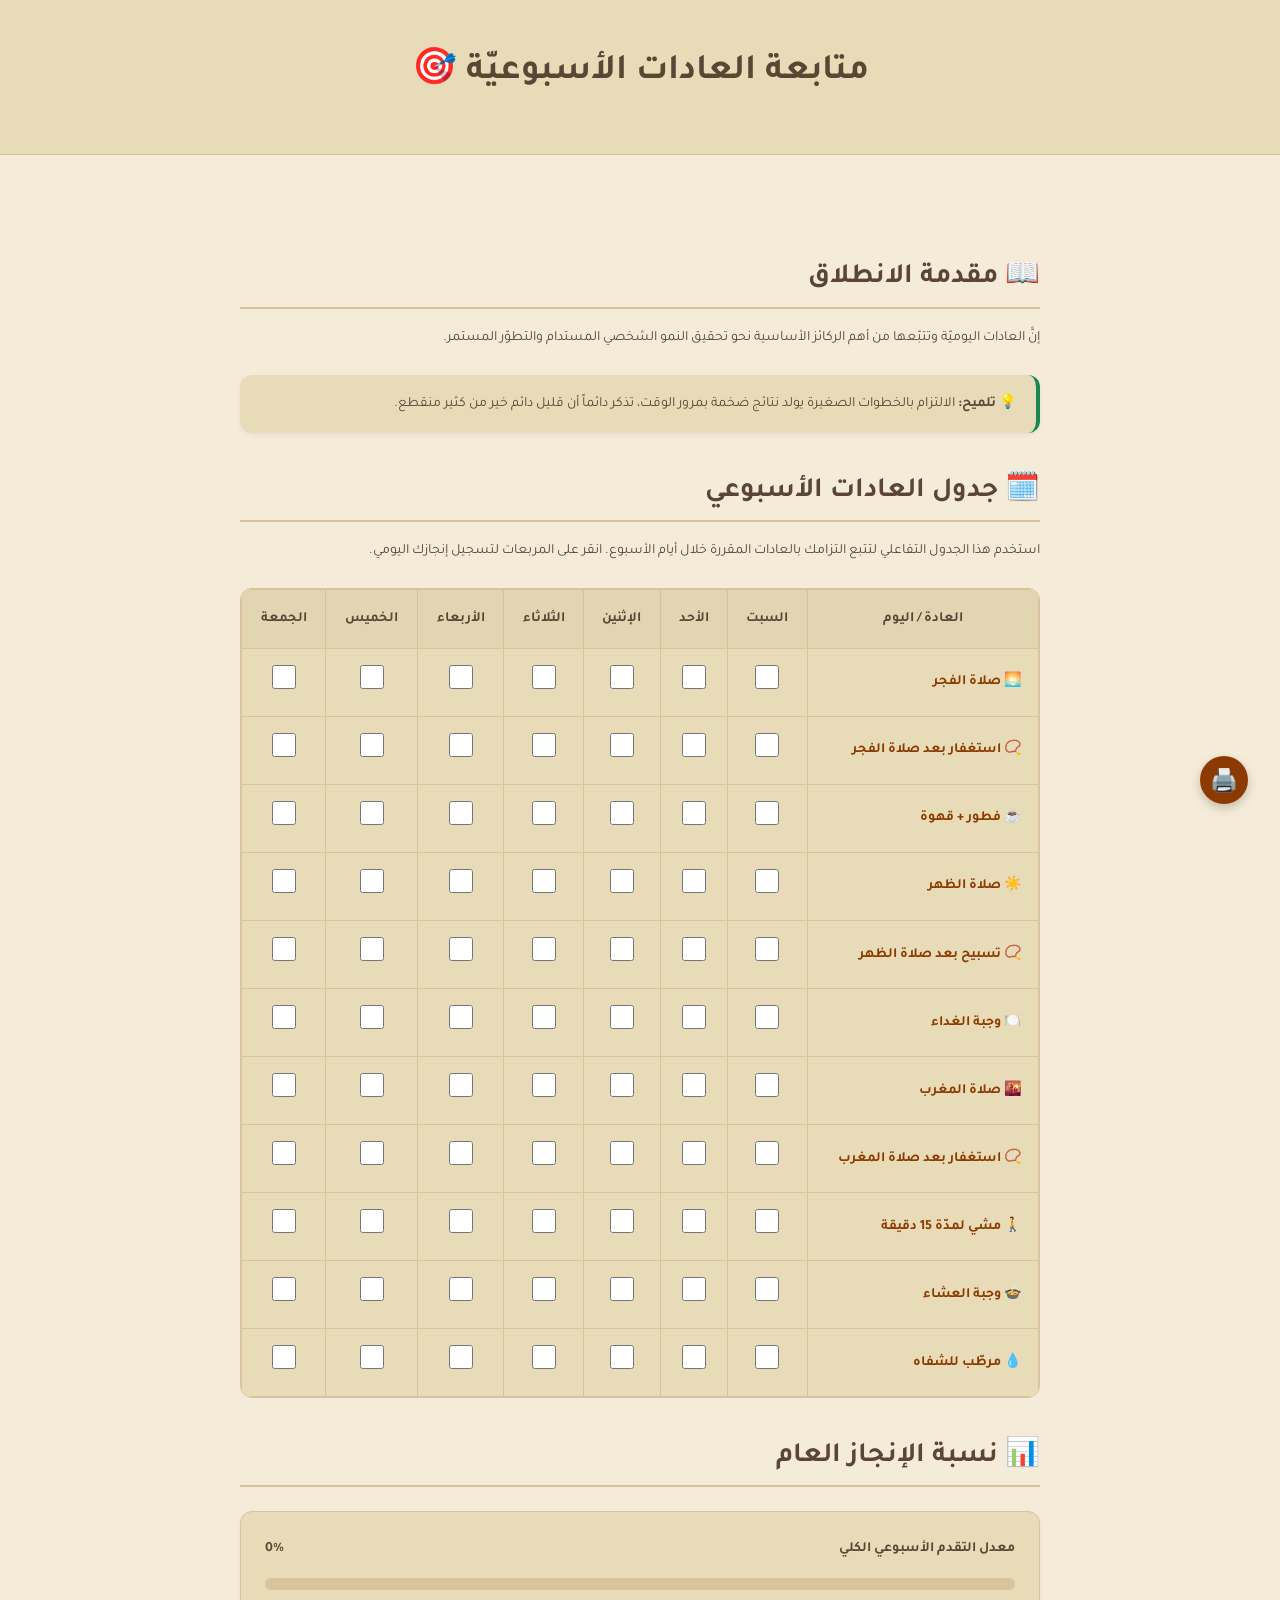
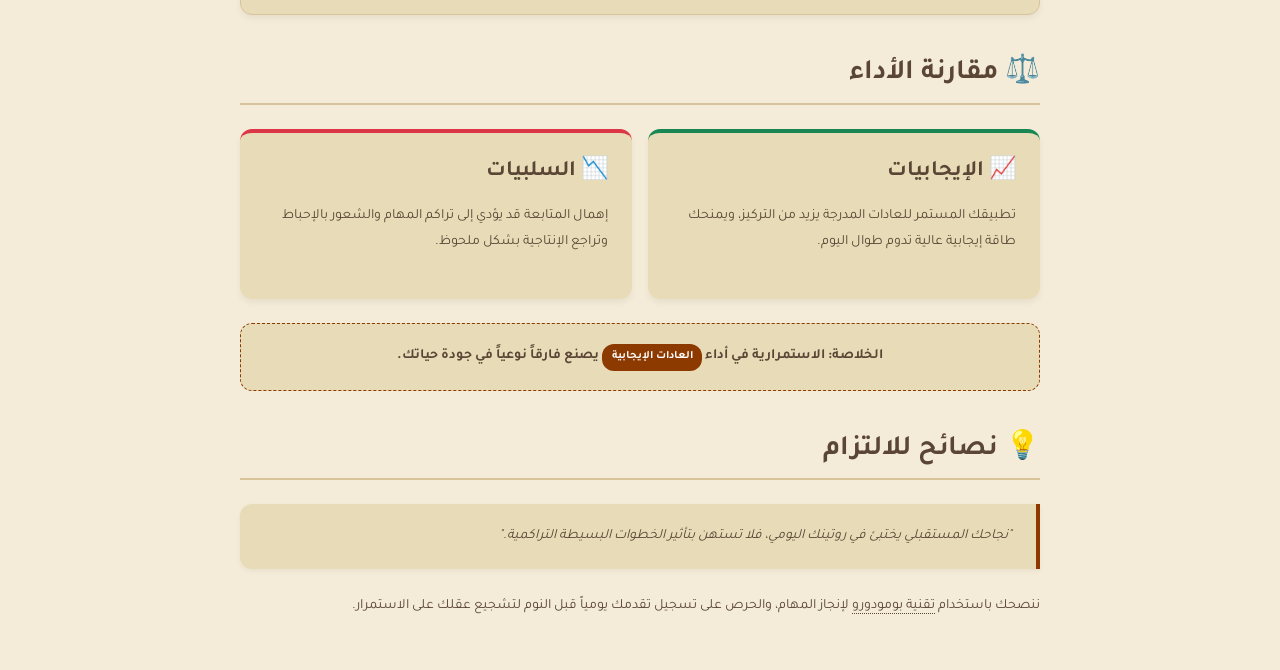
<file: habit-tracker/habit-tracker.html>
<!DOCTYPE html>
<html lang="ar" dir="rtl" data-theme="sepia">
<head>
    <meta charset="UTF-8">
    <meta name="viewport" content="width=device-width, initial-scale=1.0">
    <title>متابعة العادات الأسبوعيّة</title>
    <link rel="preconnect" href="https://fonts.googleapis.com">
    <link rel="preconnect" href="https://fonts.gstatic.com" crossorigin>
    <link href="https://fonts.googleapis.com/css2?family=Tajawal:wght@400;500;700;800&display=swap" rel="stylesheet">
    <style>
        :root {
            /* نظام الألوان الفاتح (الافتراضي) */
            --bg-color: #fcfcfc;
            --surface-color: #ffffff;
            --text-color: #212529;
            --text-light: #6c757d;
            --primary-color: #0d6efd;
            --border-color: #dee2e6;
            --success-color: #198754;
            --warning-color: #ffc107;
            --error-color: #dc3545;
            
            /* أبعاد وخطوط */
            --font-size-base: clamp(13px, 1.1vw, 15px);
            --line-height: 1.85;
            --border-radius: 12px;
            --transition: all 0.3s ease;
        }

        /* نظام الألوان الداكن */
        [data-theme="dark"] {
            --bg-color: #121212;
            --surface-color: #1e1e1e;
            --text-color: #e0e0e0;
            --text-light: #9e9e9e;
            --primary-color: #6ea8fe;
            --border-color: #333333;
        }

        /* وضع القراءة (الداكن الدافئ) */
        [data-theme="sepia"] {
            --bg-color: #f4ecd8;
            --surface-color: #e8dcb8;
            --text-color: #5b4636;
            --text-light: #7a6a58;
            --primary-color: #8c3a00;
            --border-color: #d8c39b;
        }

        /* إعادة ضبط وتجهيز */
        * {
            box-sizing: border-box;
            margin: 0;
            padding: 0;
        }

        body {
            font-family: 'Tajawal', sans-serif;
            background-color: var(--bg-color);
            color: var(--text-color);
            font-size: var(--font-size-base);
            line-height: var(--line-height);
            transition: var(--transition);
            overflow-x: hidden;
        }

        /* شريط التقدم للقراءة */
        #reading-progress {
            position: fixed;
            top: 0;
            left: 0;
            width: 0%;
            height: 4px;
            background-color: var(--primary-color);
            z-index: 1000;
            transition: width 0.1s ease;
        }

        /* تخطيط الصفحة - Mobile First */
        .layout {
            display: grid;
            grid-template-columns: 1fr;
            gap: 1.5rem;
            padding: 1rem;
        }

        main.content {
            width: 100%;
            max-width: 800px;
            margin: 0 auto;
        }

        header.main-header {
            text-align: center;
            padding: 3rem 1rem;
            background-color: var(--surface-color);
            border-bottom: 1px solid var(--border-color);
            margin-bottom: 2rem;
        }

        h1, h2, h3, h4 {
            font-weight: 700;
            color: var(--text-color);
            margin-bottom: 1rem;
            line-height: 1.4;
        }

        h1 { font-size: clamp(24px, 4vw, 36px); margin-bottom: 0.5rem; }
        h2 { 
            font-size: clamp(20px, 3vw, 28px); 
            margin-top: 2.5rem; 
            border-bottom: 2px solid var(--border-color); 
            padding-bottom: 0.5rem; 
        }
        h3 { font-size: clamp(18px, 2.5vw, 22px); }

        p { margin-bottom: 1.2rem; }

        .meta {
            font-size: 0.9rem;
            color: var(--text-light);
        }

        /* التنسيقات الدلالية (Tooltips, Badges, Callouts, Quotes) */
        .tooltip {
            border-bottom: 1px dotted var(--text-color);
            position: relative;
            cursor: help;
        }
        .tooltip::after {
            content: attr(data-tooltip);
            position: absolute;
            bottom: 100%;
            left: 50%;
            transform: translateX(-50%);
            background: var(--text-color);
            color: var(--bg-color);
            padding: 0.4rem 0.8rem;
            border-radius: 4px;
            font-size: 0.85rem;
            white-space: nowrap;
            opacity: 0;
            pointer-events: none;
            transition: opacity 0.2s;
            margin-bottom: 5px;
            z-index: 10;
        }
        .tooltip:hover::after, .tooltip:active::after { opacity: 1; }

        .callout {
            padding: 1rem 1.2rem;
            border-radius: var(--border-radius);
            background-color: var(--surface-color);
            border-right: 4px solid var(--primary-color);
            margin: 1.5rem 0;
            box-shadow: 0 2px 5px rgba(0,0,0,0.05);
        }
        .callout-success { border-color: var(--success-color); }
        .callout-warning { border-color: var(--warning-color); }

        .badge {
            background-color: var(--primary-color);
            color: #fff;
            padding: 0.2rem 0.6rem;
            border-radius: 12px;
            font-size: 0.8em;
            display: inline-block;
        }

        blockquote {
            border-right: 4px solid var(--primary-color);
            padding: 1.2rem 1.5rem;
            margin: 1.5rem 0;
            background-color: var(--surface-color);
            font-style: italic;
            border-radius: var(--border-radius) 0 0 var(--border-radius);
            box-shadow: 0 2px 5px rgba(0,0,0,0.05);
        }

        /* جدول تتبع العادات */
        .table-responsive {
            overflow-x: auto;
            -webkit-overflow-scrolling: touch;
            margin: 1.5rem 0;
            border-radius: var(--border-radius);
            border: 1px solid var(--border-color);
        }
        
        .habit-table {
            width: 100%;
            border-collapse: collapse;
            min-width: 600px;
            background: var(--surface-color);
        }
        
        .habit-table th, .habit-table td {
            padding: 1rem;
            text-align: center;
            border: 1px solid var(--border-color);
            white-space: nowrap;
        }
        
        .habit-table th {
            background-color: rgba(0, 0, 0, 0.03);
            font-weight: 700;
        }
        [data-theme="dark"] .habit-table th { background-color: rgba(255, 255, 255, 0.05); }
        
        .habit-table td:first-child {
            text-align: right;
            font-weight: 700;
            color: var(--primary-color);
        }
        
        input[type="checkbox"] {
            width: 24px;
            height: 24px;
            cursor: pointer;
            accent-color: var(--primary-color);
            transition: transform 0.2s;
        }
        input[type="checkbox"]:hover { transform: scale(1.1); }

        /* البطاقات والمقارنة */
        .comparison-grid {
            display: grid;
            grid-template-columns: 1fr;
            gap: 1rem;
            margin: 1.5rem 0;
        }
        .card {
            background-color: var(--surface-color);
            padding: 1.5rem;
            border-radius: var(--border-radius);
            border-top: 4px solid transparent;
            box-shadow: 0 4px 6px rgba(0,0,0,0.05);
        }
        .card-positive { border-top-color: var(--success-color); }
        .card-negative { border-top-color: var(--error-color); }
        .verdict-box {
            background-color: var(--surface-color);
            padding: 1.2rem;
            border-radius: var(--border-radius);
            text-align: center;
            border: 1px dashed var(--primary-color);
            margin-top: 1rem;
            font-weight: 700;
        }

        /* شريط التقدم / النسبة */
        .score-card {
            background: var(--surface-color);
            padding: 1.5rem;
            border-radius: var(--border-radius);
            margin: 1.5rem 0;
            border: 1px solid var(--border-color);
            box-shadow: 0 4px 6px rgba(0,0,0,0.05);
        }
        .score-header {
            display: flex;
            justify-content: space-between;
            margin-bottom: 1rem;
            font-weight: 700;
        }
        .progress-bar-bg {
            background: var(--border-color);
            height: 12px;
            border-radius: 6px;
            overflow: hidden;
        }
        .progress-bar-fill {
            background: var(--success-color);
            height: 100%;
            width: 0%;
            transition: width 0.5s ease;
        }


        /* الأزرار العائمة (FABs) */
        .fab-container {
            position: fixed;
            bottom: 2rem;
            right: 2rem;
            display: flex;
            flex-direction: column;
            gap: 1rem;
            z-index: 999;
        }
        @media (max-width: 767px) {
            .fab-container { right: 1rem; bottom: 1rem; }
        }
        .fab {
            width: 48px;
            height: 48px;
            border-radius: 50%;
            border: none;
            background-color: var(--primary-color);
            color: #fff;
            font-size: 1.4rem;
            cursor: pointer;
            box-shadow: 0 4px 10px rgba(0,0,0,0.2);
            transition: var(--transition);
            display: flex;
            align-items: center;
            justify-content: center;
        }
        .fab:hover { transform: scale(1.1); }
        
        #back-to-top {
            opacity: 0;
            visibility: hidden;
            transform: scale(0.8);
        }
        #back-to-top.show {
            opacity: 1;
            visibility: visible;
            transform: scale(1);
        }


        /* Media Queries للمقاسات المختلفة */
        @media (min-width: 768px) {
            .comparison-grid { grid-template-columns: 1fr 1fr; }
            .layout { padding: 2rem; }
        }

        /* إعدادات الطباعة */
        @media print {
            @page { size: A4; margin: 15mm; }
            body {
                background: transparent !important;
                color: #000 !important;
                font-size: 12pt !important;
            }
            #reading-progress, .fab-container, .main-header .meta {
                display: none !important;
            }
            main.content {
                max-width: 100% !important;
                margin: 0 !important;
                padding: 0 !important;
            }
            .card, .table-responsive, blockquote, .callout, .score-card {
                break-inside: avoid;
                box-shadow: none !important;
                border: 1px solid #000 !important;
            }
            .table-responsive { overflow: visible !important; }
            a { text-decoration: none !important; color: #000 !important; }
            .badge { border: 1px solid #000; color: #000 !important; background: transparent !important; }
            .progress-bar-fill { background-color: #000 !important; border-right: 1px solid #000; }
        }
    </style>
</head>
<body>

    <div id="reading-progress"></div>

    <header class="main-header">
        <h1>متابعة العادات الأسبوعيّة 🎯</h1>
    </header>

    <div class="layout">
        <!-- المحتوى الرئيسي -->
        <main class="content">
            <article>
                <h2 id="intro">📖 مقدمة الانطلاق</h2>
                <p>إنَّ العادات اليوميّة وتتبّعها من أهم الركائز الأساسية نحو تحقيق النمو الشخصي المستدام والتطوّر المستمر.</p>
                
                <div class="callout callout-success">
                    <strong>💡 تلميح:</strong> الالتزام بالخطوات الصغيرة يولد نتائج ضخمة بمرور الوقت، تذكر دائماً أن قليل دائم خير من كثير منقطع.
                </div>

                <h2 id="tracker">🗓️ جدول العادات الأسبوعي</h2>
                <p>استخدم هذا الجدول التفاعلي لتتبع التزامك بالعادات المقررة خلال أيام الأسبوع. انقر على المربعات لتسجيل إنجازك اليومي.</p>
                
                <div class="table-responsive">
                    <table class="habit-table">
                        <thead>
                            <tr>
                                <th>العادة / اليوم</th>
                                <th>السبت</th>
                                <th>الأحد</th>
                                <th>الإثنين</th>
                                <th>الثلاثاء</th>
                                <th>الأربعاء</th>
                                <th>الخميس</th>
                                <th>الجمعة</th>
                            </tr>
                        </thead>
                        <tbody>
                            <tr>
                                <td>🌅 صلاة الفجر</td>
                                <td><input type="checkbox"></td>
                                <td><input type="checkbox"></td>
                                <td><input type="checkbox"></td>
                                <td><input type="checkbox"></td>
                                <td><input type="checkbox"></td>
                                <td><input type="checkbox"></td>
                                <td><input type="checkbox"></td>
                            </tr>
                            <tr>
                                <td>📿 استغفار بعد صلاة الفجر</td>
                                <td><input type="checkbox"></td>
                                <td><input type="checkbox"></td>
                                <td><input type="checkbox"></td>
                                <td><input type="checkbox"></td>
                                <td><input type="checkbox"></td>
                                <td><input type="checkbox"></td>
                                <td><input type="checkbox"></td>
                            </tr>
                            <tr>
                                <td>☕ فطور + قهوة</td>
                                <td><input type="checkbox"></td>
                                <td><input type="checkbox"></td>
                                <td><input type="checkbox"></td>
                                <td><input type="checkbox"></td>
                                <td><input type="checkbox"></td>
                                <td><input type="checkbox"></td>
                                <td><input type="checkbox"></td>
                            </tr>
                            <tr>
                                <td>☀️ صلاة الظهر</td>
                                <td><input type="checkbox"></td>
                                <td><input type="checkbox"></td>
                                <td><input type="checkbox"></td>
                                <td><input type="checkbox"></td>
                                <td><input type="checkbox"></td>
                                <td><input type="checkbox"></td>
                                <td><input type="checkbox"></td>
                            </tr>
                            <tr>
                                <td>📿 تسبيح بعد صلاة الظهر</td>
                                <td><input type="checkbox"></td>
                                <td><input type="checkbox"></td>
                                <td><input type="checkbox"></td>
                                <td><input type="checkbox"></td>
                                <td><input type="checkbox"></td>
                                <td><input type="checkbox"></td>
                                <td><input type="checkbox"></td>
                            </tr>
                            <tr>
                                <td>🍽️ وجبة الغداء</td>
                                <td><input type="checkbox"></td>
                                <td><input type="checkbox"></td>
                                <td><input type="checkbox"></td>
                                <td><input type="checkbox"></td>
                                <td><input type="checkbox"></td>
                                <td><input type="checkbox"></td>
                                <td><input type="checkbox"></td>
                            </tr>
                            <tr>
                                <td>🌇 صلاة المغرب</td>
                                <td><input type="checkbox"></td>
                                <td><input type="checkbox"></td>
                                <td><input type="checkbox"></td>
                                <td><input type="checkbox"></td>
                                <td><input type="checkbox"></td>
                                <td><input type="checkbox"></td>
                                <td><input type="checkbox"></td>
                            </tr>
                            <tr>
                                <td>📿 استغفار بعد صلاة المغرب</td>
                                <td><input type="checkbox"></td>
                                <td><input type="checkbox"></td>
                                <td><input type="checkbox"></td>
                                <td><input type="checkbox"></td>
                                <td><input type="checkbox"></td>
                                <td><input type="checkbox"></td>
                                <td><input type="checkbox"></td>
                            </tr>
                            <tr>
                                <td>🚶 مشي لمدّة 15 دقيقة</td>
                                <td><input type="checkbox"></td>
                                <td><input type="checkbox"></td>
                                <td><input type="checkbox"></td>
                                <td><input type="checkbox"></td>
                                <td><input type="checkbox"></td>
                                <td><input type="checkbox"></td>
                                <td><input type="checkbox"></td>
                            </tr>
                            <tr>
                                <td>🍲 وجبة العشاء</td>
                                <td><input type="checkbox"></td>
                                <td><input type="checkbox"></td>
                                <td><input type="checkbox"></td>
                                <td><input type="checkbox"></td>
                                <td><input type="checkbox"></td>
                                <td><input type="checkbox"></td>
                                <td><input type="checkbox"></td>
                            </tr>
                            <tr>
                                <td>💧 مرطّب للشفاه</td>
                                <td><input type="checkbox"></td>
                                <td><input type="checkbox"></td>
                                <td><input type="checkbox"></td>
                                <td><input type="checkbox"></td>
                                <td><input type="checkbox"></td>
                                <td><input type="checkbox"></td>
                                <td><input type="checkbox"></td>
                            </tr>
                        </tbody>
                    </table>
                </div>

                <h2 id="progress">📊 نسبة الإنجاز العام</h2>
                <div class="score-card">
                    <div class="score-header">
                        <span>معدل التقدم الأسبوعي الكلي</span>
                        <span id="score-percentage">0%</span>
                    </div>
                    <div class="progress-bar-bg">
                        <div class="progress-bar-fill" id="score-fill"></div>
                    </div>
                </div>

                <h2 id="comparison">⚖️ مقارنة الأداء</h2>
                <div class="comparison-grid">
                    <div class="card card-positive">
                        <h3>📈 الإيجابيات</h3>
                        <p>تطبيقك المستمر للعادات المدرجة يزيد من التركيز، ويمنحك طاقة إيجابية عالية تدوم طوال اليوم.</p>
                    </div>
                    <div class="card card-negative">
                        <h3>📉 السلبيات</h3>
                        <p>إهمال المتابعة قد يؤدي إلى تراكم المهام والشعور بالإحباط وتراجع الإنتاجية بشكل ملحوظ.</p>
                    </div>
                </div>
                <div class="verdict-box">
                    الخلاصة: الاستمرارية في أداء <span class="badge">العادات الإيجابية</span> يصنع فارقاً نوعياً في جودة حياتك.
                </div>

                <h2 id="tips">💡 نصائح للالتزام</h2>
                <blockquote>
                    "نجاحك المستقبلي يختبئ في روتينك اليومي، فلا تستهن بتأثير الخطوات البسيطة التراكمية."
                </blockquote>
                <p>ننصحك باستخدام <span class="tooltip" data-tooltip="تقنية تعتمد على فترات عمل بتركيز تليها فترات راحة قصيرة">تقنية بومودورو</span> لإنجاز المهام، والحرص على تسجيل تقدمك يومياً قبل النوم لتشجيع عقلك على الاستمرار.</p>
            </article>
        </main>

    </div>

    <!-- الأزرار العائمة -->
    <div class="fab-container">
        <button id="print-btn" class="fab" title="طباعة الصفحة">🖨️</button>
        <button id="back-to-top" class="fab" title="العودة لأعلى الصفحة">⬆️</button>
    </div>

    <script>
        document.addEventListener('DOMContentLoaded', () => {
            // 2. شريط تقدم القراءة وزر الصعود للأعلى
            const progressBar = document.getElementById('reading-progress');
            const bttBtn = document.getElementById('back-to-top');
            
            window.addEventListener('scroll', () => {
                const winScroll = document.documentElement.scrollTop || document.body.scrollTop;
                const height = document.documentElement.scrollHeight - document.documentElement.clientHeight;
                const scrolled = height > 0 ? (winScroll / height) * 100 : 0;
                progressBar.style.width = scrolled + '%';
                
                if (winScroll > 300) bttBtn.classList.add('show');
                else bttBtn.classList.remove('show');
            });

            bttBtn.addEventListener('click', () => {
                window.scrollTo({top: 0, behavior: 'smooth'});
            });

            // زر الطباعة
            document.getElementById('print-btn').addEventListener('click', () => window.print());



            // 6. تتبع العادات (Habit Tracker)
            const checkboxes = document.querySelectorAll('.habit-table input[type="checkbox"]');
            const scorePercentage = document.getElementById('score-percentage');
            const scoreFill = document.getElementById('score-fill');

            function updateScore() {
                const total = checkboxes.length;
                if(total === 0) return;
                const checked = document.querySelectorAll('.habit-table input[type="checkbox"]:checked').length;
                const percentage = Math.round((checked / total) * 100);
                
                scorePercentage.innerText = `${percentage}%`;
                scoreFill.style.width = `${percentage}%`;
                
                // حفظ حالة كل مربع
                const states = Array.from(checkboxes).map(cb => cb.checked);
                localStorage.setItem('habit-states', JSON.stringify(states));
            }

            // استرجاع الحالات
            const savedStates = JSON.parse(localStorage.getItem('habit-states') || '[]');
            checkboxes.forEach((cb, index) => {
                if(savedStates[index]) cb.checked = true;
                cb.addEventListener('change', updateScore);
            });
            updateScore(); // التحديث الأولي



        });
    </script>
</body>
</html>
</file>
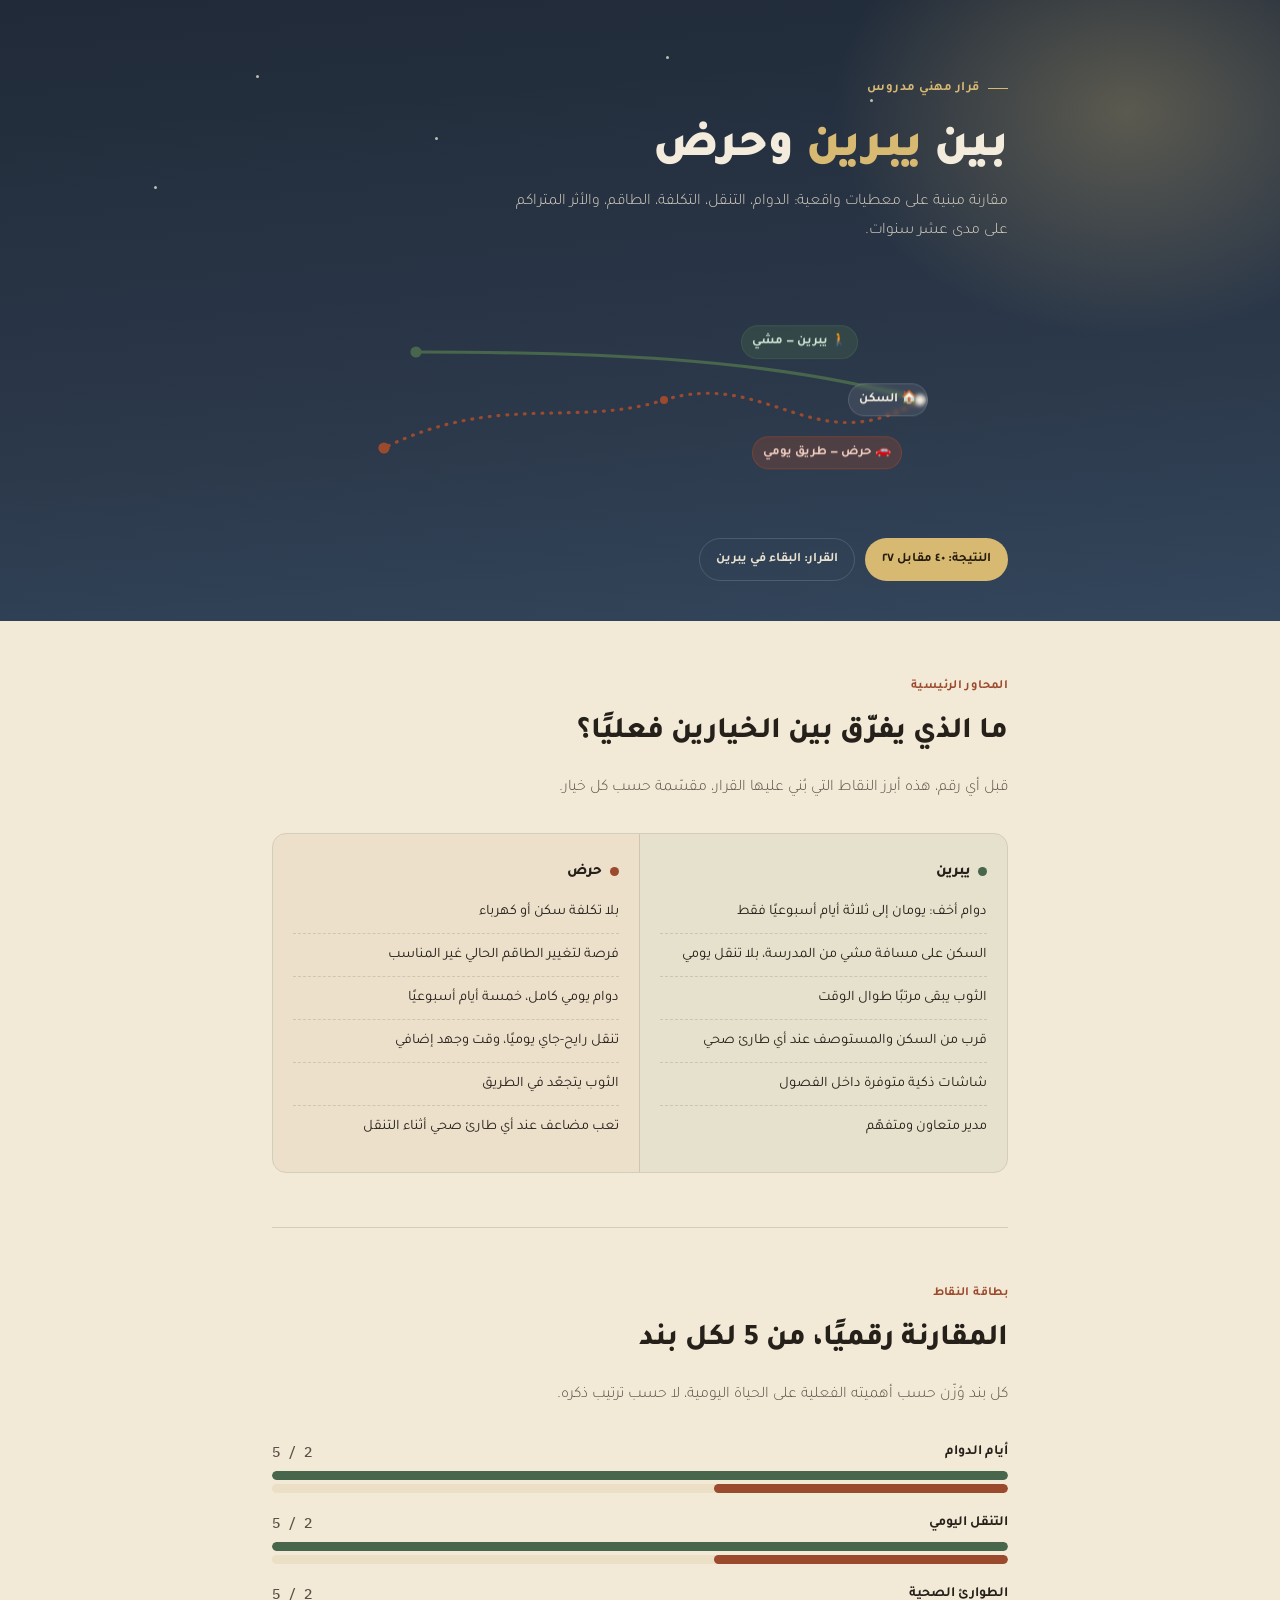
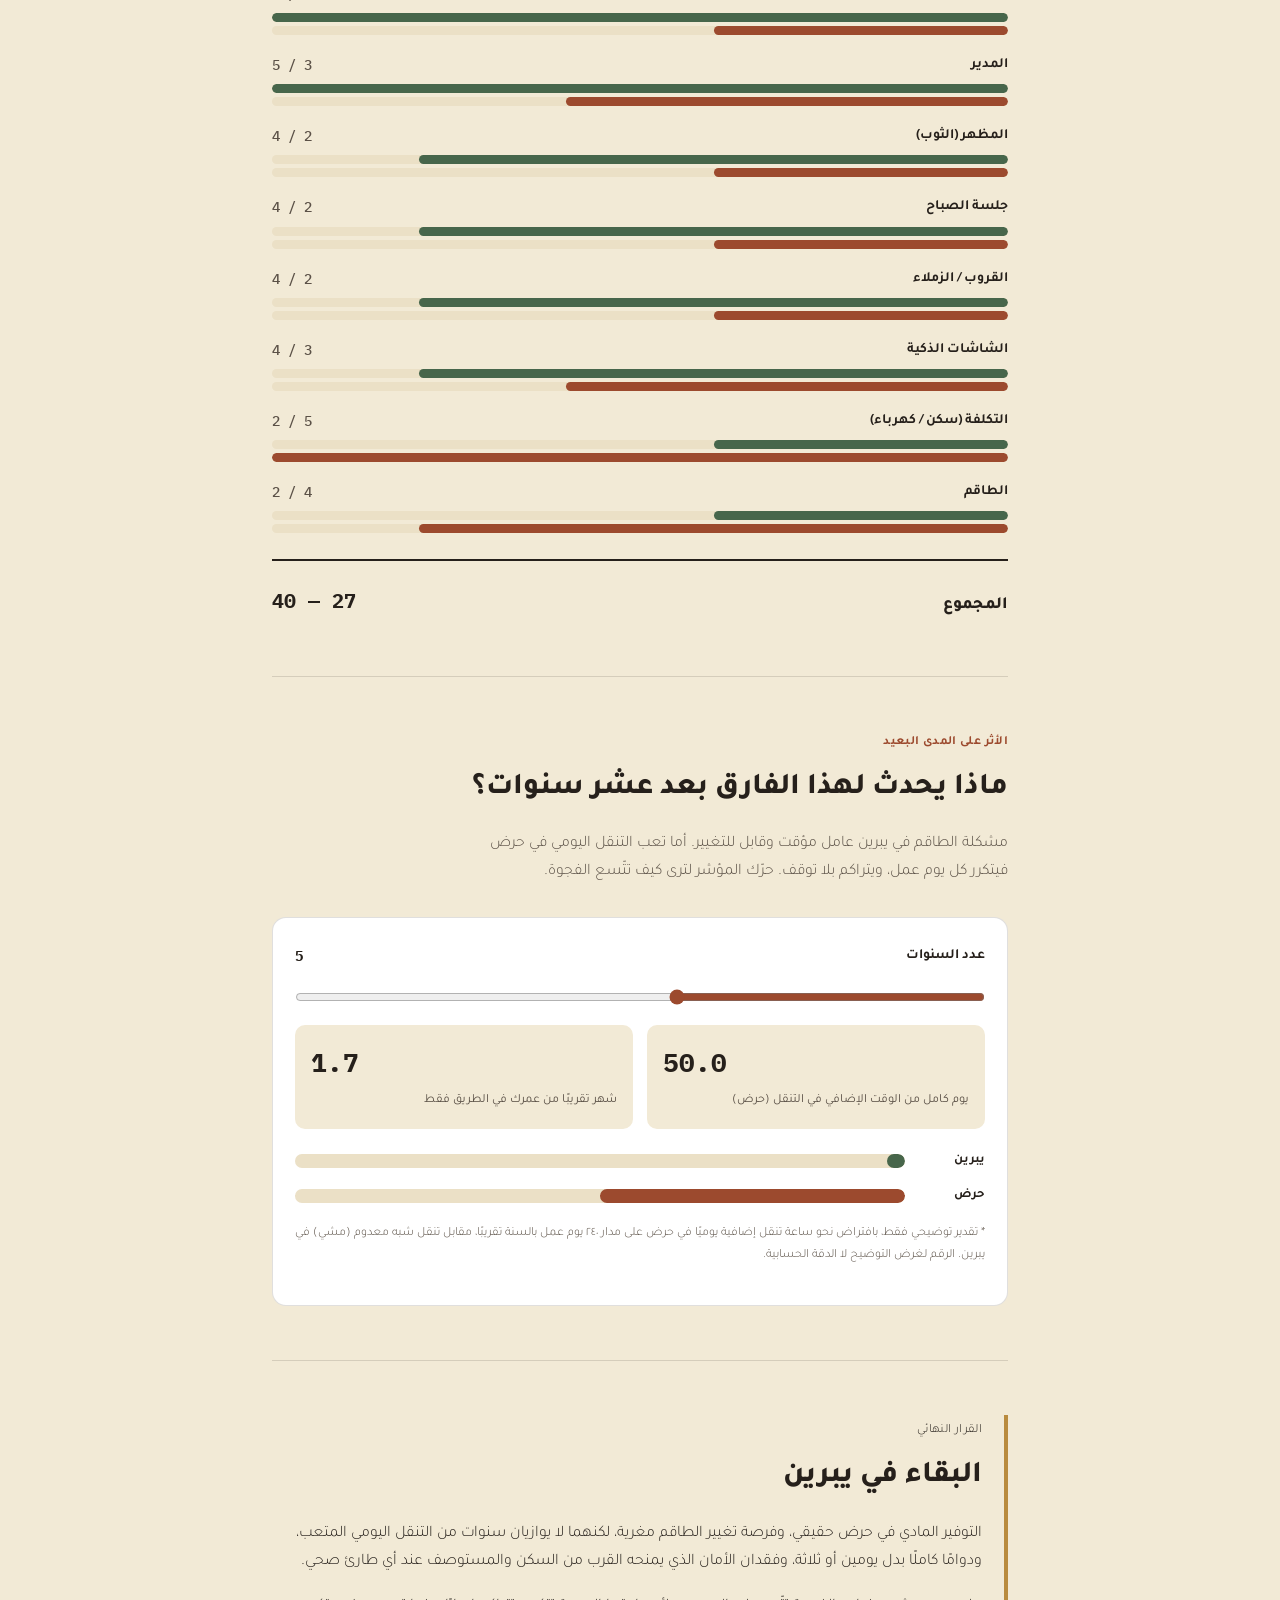
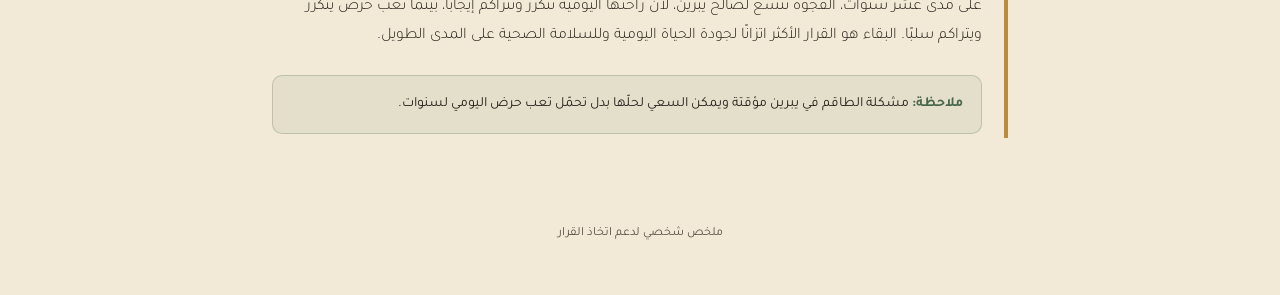
<file: posts/1-Y-VS-H.html>
<!DOCTYPE html>
<html lang="ar" dir="rtl">
<head>
<meta charset="UTF-8">
<meta name="viewport" content="width=device-width, initial-scale=1.0">
<title>بين يبرين وحرض: قرار موزون</title>
<link rel="preconnect" href="https://fonts.googleapis.com">
<link rel="preconnect" href="https://fonts.gstatic.com" crossorigin>
<link href="https://fonts.googleapis.com/css2?family=Tajawal:wght@200;300;400;500;700;800;900&family=IBM+Plex+Mono:wght@400;500;600&display=swap" rel="stylesheet">
<style>
  :root{
    --sand: #F2EAD6;
    --sand-2: #EBE0C6;
    --ink: #26201B;
    --ink-soft: #5B5147;
    --night: #202A38;
    --night-2: #2C394B;
    --gold: #B98B3E;
    --gold-soft: #D8B972;
    --rust: #9C4A2E;
    --rust-soft: #C97E5D;
    --palm: #47664B;
    --line: rgba(38,32,27,0.14);
    --line-dark: rgba(255,255,255,0.14);
    --radius: 14px;
  }

  * { box-sizing: border-box; }

  html { scroll-behavior: smooth; }

  body{
    margin:0;
    background: var(--sand);
    color: var(--ink);
    font-family: 'Tajawal', 'Segoe UI', Tahoma, sans-serif;
    line-height: 1.8;
    -webkit-font-smoothing: antialiased;
  }

  .mono{ font-family: 'IBM Plex Mono', monospace; direction: ltr; unicode-bidi: isolate; }

  .wrap{
    max-width: 780px;
    margin: 0 auto;
    padding: 0 22px;
  }

  /* ---------- HERO ---------- */
  .hero{
    position: relative;
    background: linear-gradient(175deg, var(--night) 0%, var(--night-2) 65%, #33465C 100%);
    color: #F3ECDD;
    padding: 64px 0 40px;
    overflow: hidden;
  }
  .hero::before{
    content:"";
    position:absolute;
    inset:0;
    background: radial-gradient(420px 320px at 88% 18%, rgba(216,185,114,0.30), transparent 70%);
    pointer-events:none;
  }
  .star{
    position:absolute;
    width:3px; height:3px;
    background: rgba(243,236,221,0.75);
    border-radius:50%;
  }

  .eyebrow{
    display:inline-flex;
    align-items:center;
    gap:8px;
    font-size: 13px;
    letter-spacing: .04em;
    color: var(--gold-soft);
    font-weight: 700;
    margin-bottom: 18px;
    position: relative;
    z-index: 2;
  }
  .eyebrow::before{
    content:"";
    width: 20px; height: 1px;
    background: var(--gold-soft);
    display:inline-block;
  }

  .hero h1{
    font-size: clamp(32px, 7vw, 48px);
    font-weight: 900;
    margin: 0 0 10px;
    position: relative;
    z-index: 2;
    line-height: 1.25;
  }
  .hero h1 span{ color: var(--gold-soft); }

  .hero p.lede{
    font-size: 16px;
    font-weight: 300;
    color: #D9D2C2;
    max-width: 56ch;
    margin: 0 0 34px;
    position: relative;
    z-index: 2;
  }

  /* road diagram */
  .diagram-wrap{
    position: relative;
    width: 100%;
    max-width: 640px;
    margin: 0 auto 18px;
    z-index: 2;
  }
  .diagram-wrap svg{ display:block; width:100%; height:auto; }

  .diagram-label{
    position: absolute;
    transform: translate(0, -50%);
    font-size: 13px;
    font-weight: 700;
    white-space: nowrap;
    display:flex;
    align-items:center;
    gap:6px;
    padding: 4px 10px;
    border-radius: 999px;
    backdrop-filter: blur(2px);
  }
  .lbl-home{ background: rgba(255,255,255,0.08); color:#F3ECDD; border:1px solid var(--line-dark); }
  .lbl-yabreen{ background: rgba(71,102,75,0.35); color:#CFE5D2; border:1px solid rgba(71,102,75,0.6); }
  .lbl-hard{ background: rgba(156,74,46,0.30); color:#F0CDBE; border:1px solid rgba(156,74,46,0.55); }

  .verdict-strip{
    position: relative;
    z-index: 2;
    display:flex;
    flex-wrap: wrap;
    gap: 10px;
    margin-top: 8px;
  }
  .chip{
    font-size: 13px;
    font-weight: 700;
    padding: 9px 16px;
    border-radius: 999px;
    border: 1px solid var(--line-dark);
  }
  .chip.strong{
    background: var(--gold-soft);
    color: #241C0C;
    border-color: transparent;
  }
  .chip.ghost{ color: #E9E2D0; }

  /* ---------- SECTIONS ---------- */
  section{ padding: 54px 0; }
  section + section{ border-top: 1px solid var(--line); }

  .kicker{
    font-size: 12.5px;
    font-weight: 700;
    color: var(--rust);
    letter-spacing: .03em;
    margin: 0 0 8px;
  }
  h2{
    font-size: clamp(24px, 4.5vw, 30px);
    font-weight: 800;
    margin: 0 0 14px;
  }
  .section-intro{
    color: var(--ink-soft);
    font-weight: 300;
    max-width: 62ch;
    margin: 0 0 30px;
  }

  /* axes comparison */
  .axes-grid{
    display: grid;
    grid-template-columns: 1fr 1fr;
    gap: 0;
    border: 1px solid var(--line);
    border-radius: var(--radius);
    overflow: hidden;
  }
  .axes-col{ padding: 24px 20px; }
  .axes-col.yabreen{ background: rgba(71,102,75,0.07); }
  .axes-col.hard{ background: rgba(156,74,46,0.06); border-right: 1px solid var(--line); }
  .axes-col h3{
    font-size: 15px;
    font-weight: 800;
    margin: 0 0 14px;
    display:flex; align-items:center; gap:8px;
  }
  .dot{ width:9px; height:9px; border-radius:50%; display:inline-block; flex-shrink:0; }
  .dot.yabreen{ background: var(--palm); }
  .dot.hard{ background: var(--rust); }
  .axes-col ul{ margin:0; padding:0; list-style:none; }
  .axes-col li{
    font-size: 14.5px;
    font-weight: 400;
    color: var(--ink);
    padding: 8px 0;
    border-top: 1px dashed var(--line);
  }
  .axes-col li:first-child{ border-top:none; padding-top:0; }

  @media (max-width: 620px){
    .axes-grid{ grid-template-columns: 1fr; }
    .axes-col.hard{ border-right:none; border-top: 1px solid var(--line); }
  }

  /* scorecard */
  .score-row{ margin-bottom: 18px; }
  .score-label{
    display:flex;
    justify-content: space-between;
    font-size: 14px;
    font-weight: 700;
    margin-bottom: 6px;
  }
  .score-label .nums{ color: var(--ink-soft); font-weight: 500; }
  .bar-track{
    background: var(--sand-2);
    border-radius: 999px;
    height: 9px;
    display:flex;
    overflow:hidden;
    margin-bottom: 4px;
  }
  .bar-fill{ height:100%; border-radius:999px; }
  .bar-fill.yabreen{ background: var(--palm); }
  .bar-fill.hard{ background: var(--rust); }

  .score-total{
    margin-top: 26px;
    padding-top: 22px;
    border-top: 2px solid var(--ink);
    display:flex;
    justify-content: space-between;
    align-items: baseline;
    font-weight: 800;
    font-size: 17px;
  }
  .score-total .mono{ font-size: 20px; }

  /* long-term */
  .slider-card{
    border: 1px solid var(--line);
    border-radius: var(--radius);
    padding: 26px 22px;
    background: #fff;
  }
  .slider-top{
    display:flex;
    justify-content: space-between;
    align-items: center;
    margin-bottom: 6px;
    font-weight: 700;
    font-size: 14px;
  }
  input[type="range"]{
    width: 100%;
    accent-color: var(--rust);
    margin: 14px 0 20px;
  }
  .impact-figures{
    display:grid;
    grid-template-columns: 1fr 1fr;
    gap: 14px;
    margin-bottom: 20px;
  }
  .figure{
    background: var(--sand);
    border-radius: 10px;
    padding: 14px 16px;
  }
  .figure .num{ font-size: 26px; font-weight: 700; display:block; }
  .figure .cap{ font-size: 12.5px; color: var(--ink-soft); }

  .growth-bars{ display:flex; flex-direction: column; gap: 12px; margin-bottom: 14px; }
  .growth-row{ display:flex; align-items:center; gap: 10px; }
  .growth-row .g-label{ font-size: 13px; font-weight:700; width: 70px; flex-shrink:0; }
  .growth-track{ flex:1; background: var(--sand-2); border-radius: 999px; height: 14px; overflow:hidden; }
  .growth-fill{ height:100%; border-radius:999px; transition: width .35s ease; }
  .growth-fill.yabreen{ background: var(--palm); }
  .growth-fill.hard{ background: var(--rust); }

  .footnote{
    font-size: 12.5px;
    color: var(--ink-soft);
    font-weight: 300;
    margin-top: 4px;
  }

  /* verdict */
  .verdict-box{
    border-right: 4px solid var(--gold);
    padding: 4px 0 4px 0;
    padding-right: 22px;
  }
  .verdict-box h2{ margin-bottom: 16px; }
  .verdict-box p{ font-weight: 300; color: var(--ink); }
  .verdict-box p.tight{ margin-bottom: 12px; }
  .note-box{
    margin-top: 24px;
    background: rgba(71,102,75,0.08);
    border: 1px solid rgba(71,102,75,0.25);
    border-radius: 10px;
    padding: 16px 18px;
    font-size: 14px;
  }
  .note-box b{ color: var(--palm); }

  footer{
    padding: 30px 0 50px;
    text-align:center;
    font-size: 12.5px;
    color: var(--ink-soft);
  }

  /* reveal animation */
  .reveal{
    opacity: 0;
    transform: translateY(14px);
    transition: opacity .6s ease, transform .6s ease;
  }
  .reveal.visible{ opacity: 1; transform: translateY(0); }

  @media (prefers-reduced-motion: reduce){
    html{ scroll-behavior: auto; }
    .reveal{ opacity:1; transform:none; transition:none; }
    .growth-fill{ transition:none; }
  }

  :focus-visible{ outline: 2px solid var(--gold); outline-offset: 2px; }
</style>
</head>
<body>

<header class="hero">
  <div class="star" style="top:12%; left:20%;"></div>
  <div class="star" style="top:22%; left:34%;"></div>
  <div class="star" style="top:9%; left:52%;"></div>
  <div class="star" style="top:30%; left:12%;"></div>
  <div class="star" style="top:16%; left:68%;"></div>
  <div class="wrap">
    <p class="eyebrow">قرار مهني مدروس</p>
    <h1>بين <span>يبرين</span> وحرض</h1>
    <p class="lede">مقارنة مبنية على معطيات واقعية: الدوام، التنقل، التكلفة، الطاقم، والأثر المتراكم على مدى عشر سنوات.</p>

    <div class="diagram-wrap">
      <svg viewBox="0 0 800 300" xmlns="http://www.w3.org/2000/svg" aria-hidden="true">
        <path d="M750,150 C 560,95 320,90 120,90" fill="none" stroke="#47664B" stroke-width="4" stroke-linecap="round"/>
        <path d="M750,150 C 620,230 560,110 430,150 C 320,185 220,140 80,210" fill="none" stroke="#9C4A2E" stroke-width="4" stroke-linecap="round" stroke-dasharray="1 10" stroke-dashoffset="0"/>

        <circle cx="750" cy="150" r="7" fill="#F3ECDD"/>
        <circle cx="120" cy="90" r="7" fill="#47664B"/>
        <circle cx="430" cy="150" r="5" fill="#9C4A2E"/>
        <circle cx="80" cy="210" r="7" fill="#9C4A2E"/>
      </svg>

      <span class="diagram-label lbl-home" style="right:5%; top:50%;">🏠 السكن</span>
      <span class="diagram-label lbl-yabreen" style="right:16%; top:26%;">🚶 يبرين — مشي</span>
      <span class="diagram-label lbl-hard" style="right:9%; top:72%;">🚗 حرض — طريق يومي</span>
    </div>

    <div class="verdict-strip">
      <span class="chip strong">النتيجة: ٤٠ مقابل ٢٧</span>
      <span class="chip ghost">القرار: البقاء في يبرين</span>
    </div>
  </div>
</header>

<main class="wrap">

  <section class="reveal">
    <p class="kicker">المحاور الرئيسية</p>
    <h2>ما الذي يفرّق بين الخيارين فعليًا؟</h2>
    <p class="section-intro">قبل أي رقم، هذه أبرز النقاط التي بُني عليها القرار، مقسّمة حسب كل خيار.</p>

    <div class="axes-grid">
      <div class="axes-col yabreen">
        <h3><span class="dot yabreen"></span> يبرين</h3>
        <ul>
          <li>دوام أخف: يومان إلى ثلاثة أيام أسبوعيًا فقط</li>
          <li>السكن على مسافة مشي من المدرسة، بلا تنقل يومي</li>
          <li>الثوب يبقى مرتبًا طوال الوقت</li>
          <li>قرب من السكن والمستوصف عند أي طارئ صحي</li>
          <li>شاشات ذكية متوفرة داخل الفصول</li>
          <li>مدير متعاون ومتفهّم</li>
        </ul>
      </div>
      <div class="axes-col hard">
        <h3><span class="dot hard"></span> حرض</h3>
        <ul>
          <li>بلا تكلفة سكن أو كهرباء</li>
          <li>فرصة لتغيير الطاقم الحالي غير المناسب</li>
          <li>دوام يومي كامل، خمسة أيام أسبوعيًا</li>
          <li>تنقل رايح-جاي يوميًا، وقت وجهد إضافي</li>
          <li>الثوب يتجعّد في الطريق</li>
          <li>تعب مضاعف عند أي طارئ صحي أثناء التنقل</li>
        </ul>
      </div>
    </div>
  </section>

  <section class="reveal">
    <p class="kicker">بطاقة النقاط</p>
    <h2>المقارنة رقميًا، من 5 لكل بند</h2>
    <p class="section-intro">كل بند وُزّن حسب أهميته الفعلية على الحياة اليومية، لا حسب ترتيب ذكره.</p>

    <div class="scorecard">
      <!-- rows generated with fixed markup for reliability -->
      <div class="score-row">
        <div class="score-label"><span>أيام الدوام</span><span class="nums mono">5 / 2</span></div>
        <div class="bar-track"><div class="bar-fill yabreen" style="width:100%"></div></div>
        <div class="bar-track"><div class="bar-fill hard" style="width:40%"></div></div>
      </div>
      <div class="score-row">
        <div class="score-label"><span>التنقل اليومي</span><span class="nums mono">5 / 2</span></div>
        <div class="bar-track"><div class="bar-fill yabreen" style="width:100%"></div></div>
        <div class="bar-track"><div class="bar-fill hard" style="width:40%"></div></div>
      </div>
      <div class="score-row">
        <div class="score-label"><span>الطوارئ الصحية</span><span class="nums mono">5 / 2</span></div>
        <div class="bar-track"><div class="bar-fill yabreen" style="width:100%"></div></div>
        <div class="bar-track"><div class="bar-fill hard" style="width:40%"></div></div>
      </div>
      <div class="score-row">
        <div class="score-label"><span>المدير</span><span class="nums mono">5 / 3</span></div>
        <div class="bar-track"><div class="bar-fill yabreen" style="width:100%"></div></div>
        <div class="bar-track"><div class="bar-fill hard" style="width:60%"></div></div>
      </div>
      <div class="score-row">
        <div class="score-label"><span>المظهر (الثوب)</span><span class="nums mono">4 / 2</span></div>
        <div class="bar-track"><div class="bar-fill yabreen" style="width:80%"></div></div>
        <div class="bar-track"><div class="bar-fill hard" style="width:40%"></div></div>
      </div>
      <div class="score-row">
        <div class="score-label"><span>جلسة الصباح</span><span class="nums mono">4 / 2</span></div>
        <div class="bar-track"><div class="bar-fill yabreen" style="width:80%"></div></div>
        <div class="bar-track"><div class="bar-fill hard" style="width:40%"></div></div>
      </div>
      <div class="score-row">
        <div class="score-label"><span>القروب / الزملاء</span><span class="nums mono">4 / 2</span></div>
        <div class="bar-track"><div class="bar-fill yabreen" style="width:80%"></div></div>
        <div class="bar-track"><div class="bar-fill hard" style="width:40%"></div></div>
      </div>
      <div class="score-row">
        <div class="score-label"><span>الشاشات الذكية</span><span class="nums mono">4 / 3</span></div>
        <div class="bar-track"><div class="bar-fill yabreen" style="width:80%"></div></div>
        <div class="bar-track"><div class="bar-fill hard" style="width:60%"></div></div>
      </div>
      <div class="score-row">
        <div class="score-label"><span>التكلفة (سكن / كهرباء)</span><span class="nums mono">2 / 5</span></div>
        <div class="bar-track"><div class="bar-fill yabreen" style="width:40%"></div></div>
        <div class="bar-track"><div class="bar-fill hard" style="width:100%"></div></div>
      </div>
      <div class="score-row">
        <div class="score-label"><span>الطاقم</span><span class="nums mono">2 / 4</span></div>
        <div class="bar-track"><div class="bar-fill yabreen" style="width:40%"></div></div>
        <div class="bar-track"><div class="bar-fill hard" style="width:80%"></div></div>
      </div>

      <div class="score-total">
        <span>المجموع</span>
        <span class="mono">40 — 27</span>
      </div>
    </div>
  </section>

  <section class="reveal">
    <p class="kicker">الأثر على المدى البعيد</p>
    <h2>ماذا يحدث لهذا الفارق بعد عشر سنوات؟</h2>
    <p class="section-intro">مشكلة الطاقم في يبرين عامل مؤقت وقابل للتغيير. أما تعب التنقل اليومي في حرض فيتكرر كل يوم عمل، ويتراكم بلا توقف. حرّك المؤشر لترى كيف تتّسع الفجوة.</p>

    <div class="slider-card">
      <div class="slider-top">
        <span>عدد السنوات</span>
        <span class="mono" id="yearsValue">5</span>
      </div>
      <input type="range" min="1" max="10" step="1" value="5" id="yearsRange" aria-label="عدد السنوات">

      <div class="impact-figures">
        <div class="figure">
          <span class="num mono" id="daysLost">50.0</span>
          <span class="cap">يوم كامل من الوقت الإضافي في التنقل (حرض)</span>
        </div>
        <div class="figure">
          <span class="num mono" id="monthsLost">1.7</span>
          <span class="cap">شهر تقريبًا من عمرك في الطريق فقط</span>
        </div>
      </div>

      <div class="growth-bars">
        <div class="growth-row">
          <span class="g-label">يبرين</span>
          <div class="growth-track"><div class="growth-fill yabreen" id="yabreenBar" style="width:3%"></div></div>
        </div>
        <div class="growth-row">
          <span class="g-label">حرض</span>
          <div class="growth-track"><div class="growth-fill hard" id="hardBar" style="width:50%"></div></div>
        </div>
      </div>

      <p class="footnote">* تقدير توضيحي فقط، بافتراض نحو ساعة تنقل إضافية يوميًا في حرض على مدار ٢٤٠ يوم عمل بالسنة تقريبًا، مقابل تنقل شبه معدوم (مشي) في يبرين. الرقم لغرض التوضيح لا الدقة الحسابية.</p>
    </div>
  </section>

  <section class="reveal">
    <div class="verdict-box">
      <p class="kicker">القرار النهائي</p>
      <h2>البقاء في يبرين</h2>
      <p class="tight">التوفير المادي في حرض حقيقي، وفرصة تغيير الطاقم مغرية، لكنهما لا يوازيان سنوات من التنقل اليومي المتعب، ودوامًا كاملًا بدل يومين أو ثلاثة، وفقدان الأمان الذي يمنحه القرب من السكن والمستوصف عند أي طارئ صحي.</p>
      <p>على مدى عشر سنوات، الفجوة تتّسع لصالح يبرين، لأن راحتها اليومية تتكرر وتتراكم إيجابًا، بينما تعب حرض يتكرر ويتراكم سلبًا. البقاء هو القرار الأكثر اتزانًا لجودة الحياة اليومية وللسلامة الصحية على المدى الطويل.</p>

      <div class="note-box">
        <b>ملاحظة:</b> مشكلة الطاقم في يبرين مؤقتة ويمكن السعي لحلّها بدل تحمّل تعب حرض اليومي لسنوات.
      </div>
    </div>
  </section>

</main>

<footer>ملخص شخصي لدعم اتخاذ القرار</footer>

<script>
  // Scroll reveal
  const reduceMotion = window.matchMedia('(prefers-reduced-motion: reduce)').matches;
  const revealEls = document.querySelectorAll('.reveal');
  if (reduceMotion) {
    revealEls.forEach(el => el.classList.add('visible'));
  } else {
    const io = new IntersectionObserver((entries) => {
      entries.forEach(entry => {
        if (entry.isIntersecting) {
          entry.target.classList.add('visible');
          io.unobserve(entry.target);
        }
      });
    }, { threshold: 0.15 });
    revealEls.forEach(el => io.observe(el));
  }

  // 10-year impact slider
  const WORKDAYS_PER_YEAR = 240;
  const EXTRA_MIN_PER_DAY = 60;

  const slider = document.getElementById('yearsRange');
  const yearsValue = document.getElementById('yearsValue');
  const daysLost = document.getElementById('daysLost');
  const monthsLost = document.getElementById('monthsLost');
  const hardBar = document.getElementById('hardBar');
  const yabreenBar = document.getElementById('yabreenBar');

  function updateImpact(n) {
    const totalMinutes = n * WORKDAYS_PER_YEAR * EXTRA_MIN_PER_DAY;
    const totalDays = totalMinutes / 60 / 24;
    const totalMonths = totalDays / 30;

    yearsValue.textContent = n;
    daysLost.textContent = totalDays.toFixed(1);
    monthsLost.textContent = totalMonths.toFixed(1);

    const hardPct = Math.min(100, (n / 10) * 100);
    const yabreenPct = Math.min(100, (n / 10) * 6);
    hardBar.style.width = hardPct + '%';
    yabreenBar.style.width = yabreenPct + '%';
  }

  slider.addEventListener('input', (e) => updateImpact(Number(e.target.value)));
  updateImpact(Number(slider.value));
</script>

</body>
</html>
</file>
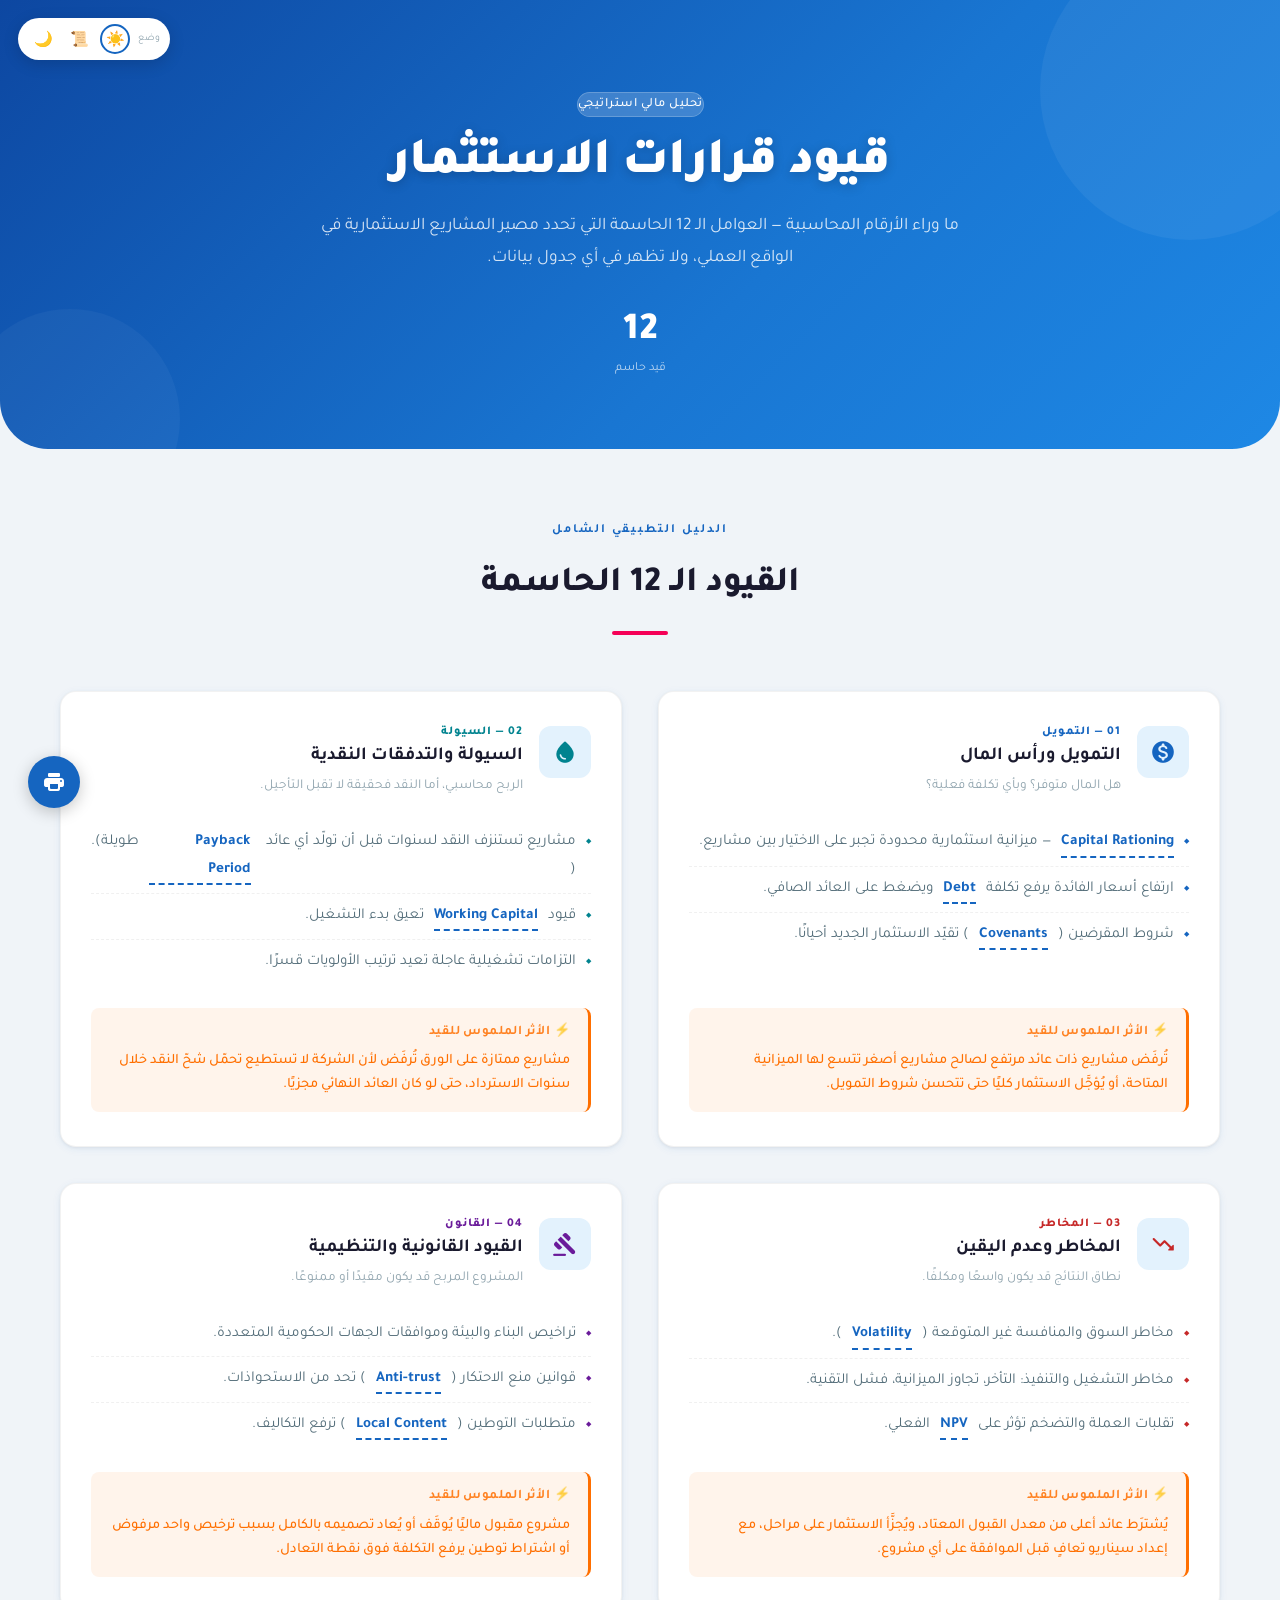
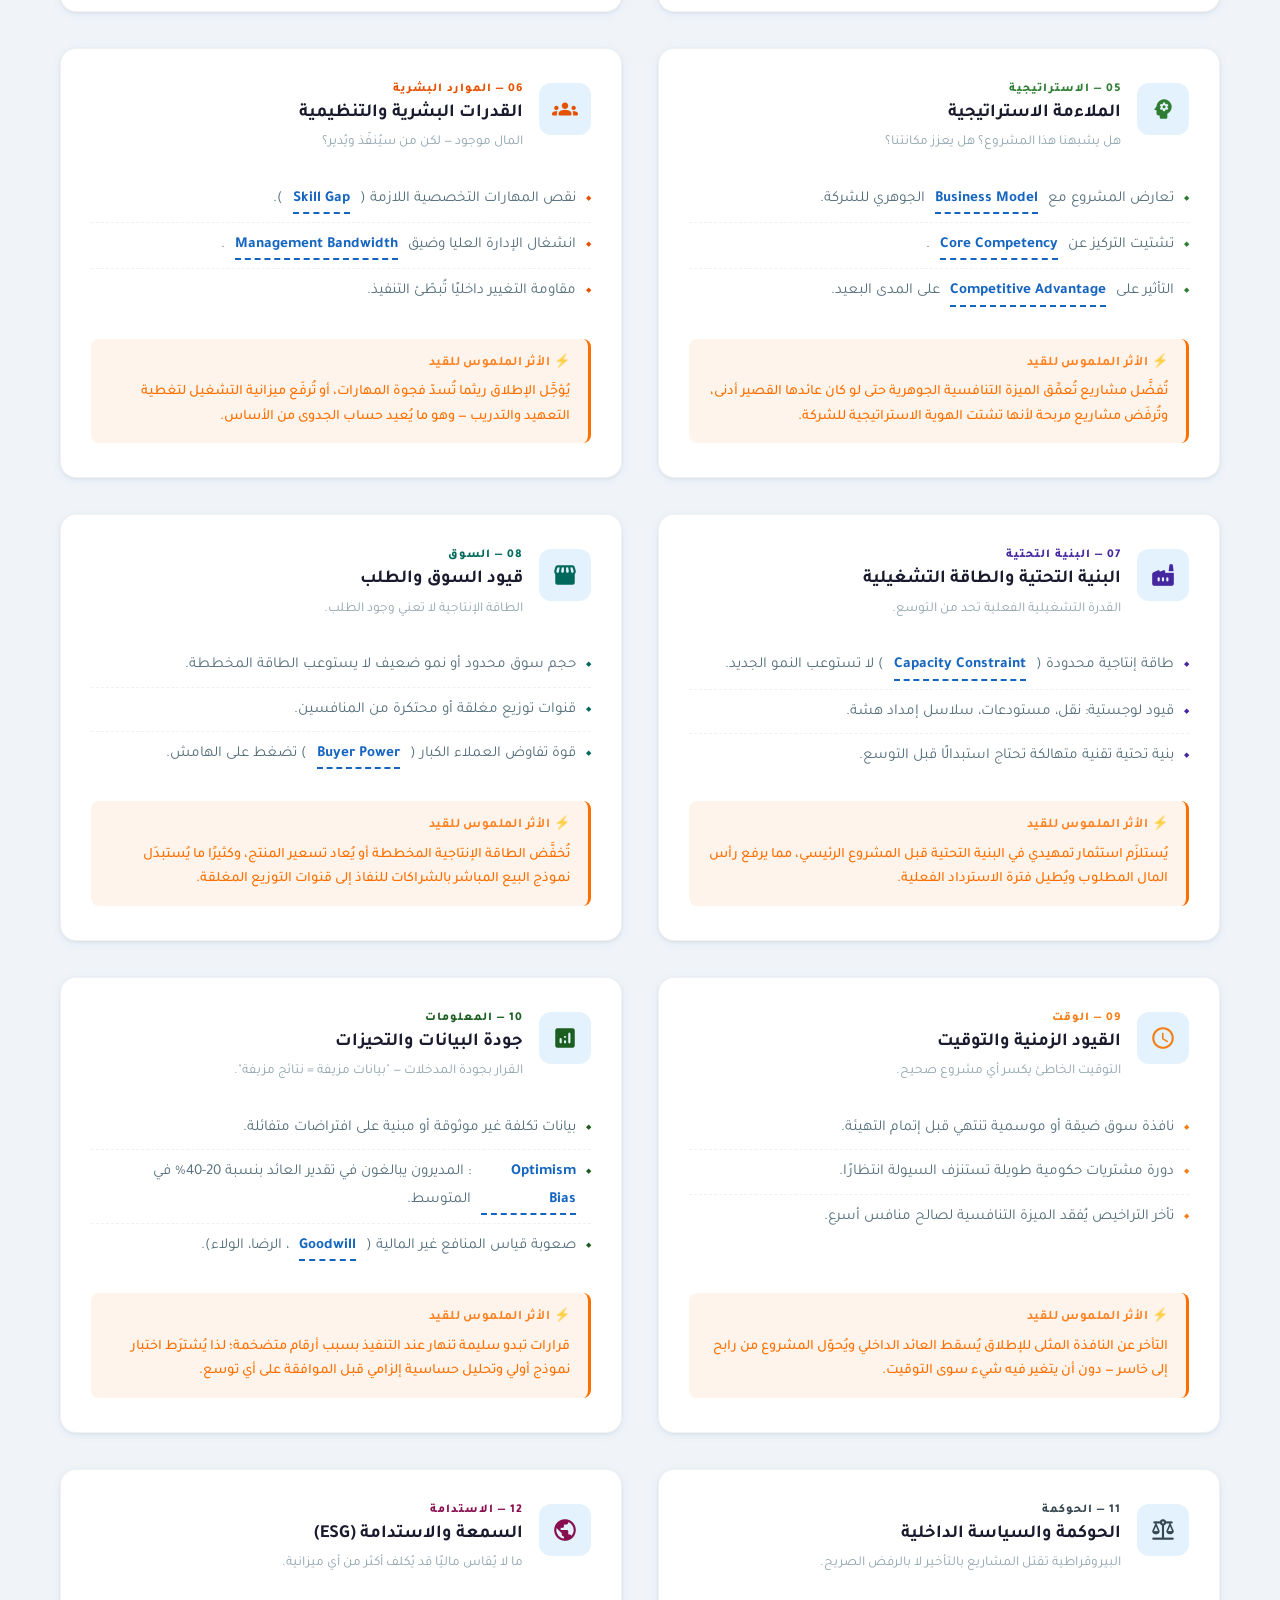
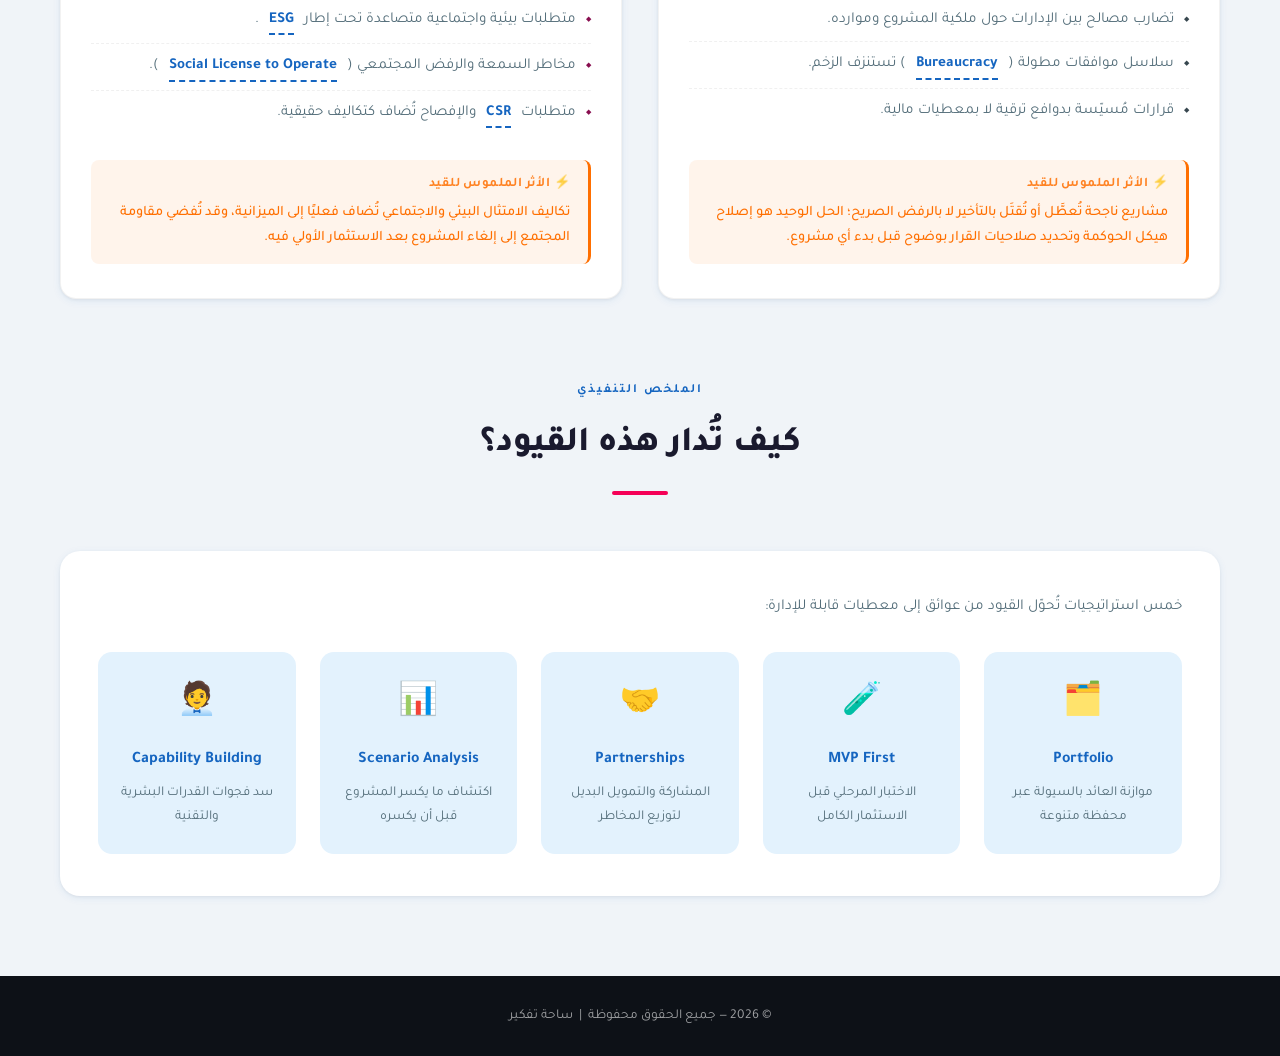
<file: posts/investment-constraints.html>
<!DOCTYPE html>
<html lang="ar" dir="rtl">
<head>
    <meta charset="UTF-8">
    <meta name="viewport" content="width=device-width, initial-scale=1.0">
    <meta name="description" content="دليل القيود غير المحاسبية المؤثرة على قرارات الاستثمار: التمويل، المخاطر، والسيولة.">
    <title>قيود قرارات الاستثمار | منظور استراتيجي</title>

    <link rel="preconnect" href="https://fonts.googleapis.com">
    <link rel="preconnect" href="https://fonts.gstatic.com" crossorigin>
    <link href="https://fonts.googleapis.com/css2?family=Tajawal:wght@300;400;500;700;800;900&display=swap" rel="stylesheet">
    <link href="https://fonts.googleapis.com/icon?family=Material+Icons+Round" rel="stylesheet">

    <style>
        /* =========================================================
           DESIGN TOKENS
        ========================================================= */
        :root {
            --primary:       #1565C0;
            --primary-light: #1976D2;
            --primary-pale:  #E3F2FD;
            --accent:        #F50057;
            --accent-warm:   #FF6F00;
            --surface:       #FFFFFF;
            --bg:            #F0F4F8;
            --text-main:     #1A1A2E;
            --text-sub:      #546E7A;
            --text-muted:    #90A4AE;
            --radius-card:   16px;
            --radius-pill:   999px;
            --shadow-card:   0 2px 8px rgba(21,101,192,.08), 0 1px 3px rgba(0,0,0,.06);
            --shadow-hover:  0 16px 40px rgba(21,101,192,.18);
            --transition:    all 0.28s cubic-bezier(.4,0,.2,1);
            --font:          'Tajawal', sans-serif;

            /* Reading-mode tokens (overridden by body classes) */
            --page-bg:    #F0F4F8;
            --page-text:  #1A1A2E;
            --card-bg:    #FFFFFF;
            --hero-text:  #FFFFFF;
        }

        /* ── SEPIA MODE ── */
        body.mode-sepia {
            --page-bg:   #F5EDD8;
            --page-text: #3B2A1A;
            --card-bg:   #FBF5E6;
            --primary:   #8B5E3C;
            --primary-pale: #EDE0CC;
            --bg:        #F5EDD8;
        }

        /* ── DARK MODE ── */
        body.mode-dark {
            --page-bg:   #0D1117;
            --page-text: #CDD9E5;
            --card-bg:   #161B22;
            --primary:   #58A6FF;
            --primary-pale: #1C2A3A;
            --bg:        #0D1117;
            --text-sub:  #8B949E;
            --text-muted:#6E7681;
            --shadow-card: 0 2px 8px rgba(0,0,0,.4);
            --shadow-hover:0 16px 40px rgba(0,0,0,.6);
        }
        body.mode-dark .hero-section {
            background: linear-gradient(135deg, #0D2545 0%, #0A3069 100%);
        }
        body.mode-dark .badge-hero {
            background: rgba(88,166,255,.15) !important;
            color: #58A6FF !important;
        }
        body.mode-dark .summary-box {
            background: #161B22;
        }
        body.mode-dark .footer-bar {
            background: #010409;
        }
        body.mode-sepia .hero-section {
            background: linear-gradient(135deg, #6D4C2A 0%, #9C6B3C 100%);
        }
        body.mode-sepia .summary-box {
            background: #FBF5E6;
        }

        /* =========================================================
           GLOBAL
        ========================================================= */
        *, *::before, *::after { box-sizing: border-box; margin: 0; padding: 0; }

        html { scroll-behavior: smooth; }

        body {
            font-family: var(--font);
            background-color: var(--page-bg);
            color: var(--page-text);
            line-height: 1.8; /* Increased line-height for better breathing room */
            transition: background-color .4s ease, color .4s ease;
        }

        /* =========================================================
           READING MODE SWITCHER
        ========================================================= */
        .mode-switcher {
            position: fixed;
            top: 18px;
            left: 18px;
            z-index: 1000;
            display: flex;
            gap: 6px;
            background: var(--card-bg);
            padding: 6px 10px;
            border-radius: var(--radius-pill);
            box-shadow: 0 4px 16px rgba(0,0,0,.15);
            transition: var(--transition);
        }
        .mode-btn {
            width: 30px;
            height: 30px;
            border-radius: 50%;
            border: 2px solid transparent;
            cursor: pointer;
            display: flex;
            align-items: center;
            justify-content: center;
            transition: var(--transition);
            font-size: 15px;
            background: transparent;
        }
        .mode-btn:hover { transform: scale(1.15); }
        .mode-btn.active { border-color: var(--primary); }
        .mode-btn.btn-light-mode { color: #F9A825; }
        .mode-btn.btn-sepia-mode { color: #8B5E3C; }
        .mode-btn.btn-dark-mode  { color: #58A6FF; }
        .mode-label {
            font-size: 10px;
            color: var(--text-muted);
            align-self: center;
            margin-left: 2px;
            font-family: var(--font);
        }

        /* =========================================================
           FLOATING BUTTONS (PRINT + SCROLL-TOP)
        ========================================================= */
        .fab-group {
            position: fixed;
            bottom: 28px;
            left: 28px;
            display: flex;
            flex-direction: column;
            gap: 12px;
            z-index: 999;
        }
        .fab {
            width: 52px;
            height: 52px;
            border-radius: 50%;
            border: none;
            cursor: pointer;
            display: flex;
            align-items: center;
            justify-content: center;
            box-shadow: 0 4px 16px rgba(0,0,0,.22);
            transition: var(--transition);
            font-size: 22px;
        }
        .fab:hover { transform: scale(1.12) translateY(-2px); box-shadow: 0 8px 28px rgba(0,0,0,.28); }
        .fab-print  { background: var(--primary); color: #fff; }
        .fab-top    { background: var(--accent); color: #fff; opacity: 0; pointer-events: none; }
        .fab-top.visible { opacity: 1; pointer-events: auto; }
        .fab .material-icons-round { font-size: 24px; }

        /* =========================================================
           HERO
        ========================================================= */
        .hero-section {
            background: linear-gradient(135deg, #0D47A1 0%, #1976D2 60%, #1E88E5 100%);
            color: #fff;
            padding: 90px 0 70px;
            border-bottom-left-radius: 48px;
            border-bottom-right-radius: 48px;
            margin-bottom: 70px;
            position: relative;
            overflow: hidden;
        }
        .hero-section::before {
            content: '';
            position: absolute;
            top: -60px; right: -60px;
            width: 300px; height: 300px;
            background: rgba(255,255,255,.05);
            border-radius: 50%;
        }
        .hero-section::after {
            content: '';
            position: absolute;
            bottom: -80px; left: -40px;
            width: 220px; height: 220px;
            background: rgba(255,255,255,.04);
            border-radius: 50%;
        }
        .badge-hero {
            background: rgba(255,255,255,.18) !important;
            color: #fff !important;
            backdrop-filter: blur(6px);
            border: 1px solid rgba(255,255,255,.2);
            font-size: .8rem;
            font-family: var(--font);
            font-weight: 500;
            letter-spacing: .5px;
        }
        .hero-title {
            font-size: clamp(2rem, 5vw, 3.2rem);
            font-weight: 900;
            letter-spacing: -1px;
            text-shadow: 0 2px 12px rgba(0,0,0,.2);
        }
        .hero-sub {
            font-size: 1.1rem;
            opacity: .82;
            max-width: 660px;
            margin: 0 auto;
        }
        .hero-stats {
            display: flex;
            justify-content: center;
            gap: 40px;
            margin-top: 40px;
            flex-wrap: wrap;
        }
        .hero-stat {
            text-align: center;
        }
        .hero-stat-num {
            font-size: 2.4rem;
            font-weight: 900;
            line-height: 1;
        }
        .hero-stat-lbl {
            font-size: .78rem;
            opacity: .7;
            margin-top: 4px;
        }

        /* =========================================================
           SECTION HEADING
        ========================================================= */
        .section-heading {
            text-align: center;
            margin-bottom: 56px; /* Increased margin */
        }
        .section-eyebrow {
            font-size: .78rem;
            font-weight: 700;
            letter-spacing: 2px;
            text-transform: uppercase;
            color: var(--primary);
            margin-bottom: 12px;
        }
        .section-title {
            font-size: clamp(1.6rem, 3vw, 2.2rem);
            font-weight: 800;
            color: var(--page-text);
            position: relative;
            display: inline-block;
        }
        .section-title::after {
            content: '';
            display: block;
            width: 56px;
            height: 4px;
            background: var(--accent);
            border-radius: 2px;
            margin: 14px auto 0;
        }

        /* =========================================================
           CARDS GRID (2 Columns Desktop, 1 Column Mobile)
        ========================================================= */
        .cards-grid {
            display: grid;
            grid-template-columns: repeat(2, 1fr); /* 2 columns strictly */
            gap: 36px; /* Increased gap for breathing room */
        }

        .constraint-card {
            background: var(--card-bg);
            border-radius: var(--radius-card);
            padding: 34px 30px; /* Increased padding */
            box-shadow: var(--shadow-card);
            transition: var(--transition);
            display: flex;
            flex-direction: column;
            border: 1px solid rgba(0,0,0,.05);
            position: relative;
            overflow: hidden;
        }
        .constraint-card::before {
            content: '';
            position: absolute;
            top: 0; right: 0;
            width: 4px;
            height: 100%;
            background: var(--card-accent, var(--primary));
            border-radius: 0 var(--radius-card) var(--radius-card) 0;
            opacity: 0;
            transition: var(--transition);
        }
        .constraint-card:hover {
            transform: translateY(-6px);
            box-shadow: var(--shadow-hover);
        }
        .constraint-card:hover::before { opacity: 1; }

        /* Card colour accents */
        .card-c1  { --card-accent: #1565C0; }
        .card-c2  { --card-accent: #00838F; }
        .card-c3  { --card-accent: #C62828; }
        .card-c4  { --card-accent: #6A1B9A; }
        .card-c5  { --card-accent: #2E7D32; }
        .card-c6  { --card-accent: #E65100; }
        .card-c7  { --card-accent: #4527A0; }
        .card-c8  { --card-accent: #00695C; }
        .card-c9  { --card-accent: #F57F17; }
        .card-c10 { --card-accent: #1B5E20; }
        .card-c11 { --card-accent: #37474F; }
        .card-c12 { --card-accent: #880E4F; }

        .card-header-row {
            display: flex;
            align-items: flex-start;
            gap: 16px;
            margin-bottom: 22px;
        }
        .card-icon {
            width: 52px;
            height: 52px;
            border-radius: 12px;
            background: var(--primary-pale);
            display: flex;
            align-items: center;
            justify-content: center;
            flex-shrink: 0;
            transition: var(--transition);
        }
        .constraint-card:hover .card-icon {
            background: var(--card-accent, var(--primary));
        }
        .constraint-card:hover .card-icon .material-icons-round {
            color: #fff;
        }
        .card-icon .material-icons-round {
            font-size: 26px;
            color: var(--card-accent, var(--primary));
            transition: var(--transition);
        }
        .card-num {
            font-size: .75rem;
            font-weight: 800;
            color: var(--card-accent, var(--primary));
            letter-spacing: 1px;
            line-height: 1;
            margin-bottom: 6px;
        }
        .card-title {
            font-size: 1.15rem;
            font-weight: 700;
            color: var(--page-text);
            line-height: 1.4;
        }
        .card-sub {
            font-size: .85rem;
            color: var(--text-muted);
            margin-top: 4px;
        }

        .card-body-text { flex: 1; }

        .card-list {
            list-style: none;
            padding: 0;
            margin: 0 0 24px;
        }
        .card-list li {
            display: flex;
            align-items: flex-start;
            gap: 10px;
            font-size: .95rem;
            color: var(--text-sub);
            padding: 8px 0; /* Increased padding */
            border-bottom: 1px dashed rgba(0,0,0,.06);
        }
        body.mode-dark .card-list li { border-color: rgba(255,255,255,.06); }
        .card-list li:last-child { border-bottom: none; }
        .card-list li::before {
            content: '◆';
            font-size: .45rem;
            color: var(--card-accent, var(--primary));
            margin-top: 8px;
            flex-shrink: 0;
        }

        .impact-box {
            margin-top: auto;
            padding: 14px 18px;
            background: rgba(255,111,0,.08);
            border-right: 3px solid var(--accent-warm);
            border-radius: 8px;
            font-size: .9rem;
            color: var(--accent-warm);
            line-height: 1.7;
        }
        body.mode-dark .impact-box { background: rgba(255,111,0,.12); }
        .impact-box .impact-label {
            display: block;
            font-weight: 700;
            margin-bottom: 5px;
            font-size: .82rem;
            letter-spacing: .4px;
            opacity: .85;
        }
        .impact-box .impact-text {
            display: block;
            font-weight: 500;
        }

        /* =========================================================
           HOVER TRANSLATION TOOLTIP
        ========================================================= */
        .en-term {
            border-bottom: 2px dashed var(--primary);
            cursor: help;
            position: relative;
            display: inline-block;
            font-weight: 600;
            color: var(--primary);
        }
        .en-term::after {
            content: attr(data-ar);
            position: absolute;
            bottom: calc(100% + 8px);
            left: 50%;
            transform: translateX(-50%) scale(.9);
            background: var(--text-main);
            color: #fff;
            padding: 6px 12px;
            border-radius: 8px;
            font-size: .78rem;
            white-space: nowrap;
            font-family: var(--font);
            font-style: normal;
            opacity: 0;
            pointer-events: none;
            transition: opacity .2s ease, transform .2s ease;
            z-index: 100;
            box-shadow: 0 4px 12px rgba(0,0,0,.25);
        }
        .en-term::before {
            content: '';
            position: absolute;
            bottom: calc(100% + 4px);
            left: 50%;
            transform: translateX(-50%) scale(.9);
            border: 5px solid transparent;
            border-top-color: var(--text-main);
            opacity: 0;
            transition: opacity .2s ease, transform .2s ease;
            z-index: 100;
        }
        .en-term:hover::after,
        .en-term:hover::before {
            opacity: 1;
            transform: translateX(-50%) scale(1);
        }
        body.mode-dark .en-term::after { background: #CDD9E5; color: #0D1117; }
        body.mode-dark .en-term::before { border-top-color: #CDD9E5; }

        /* =========================================================
           SUMMARY SECTION
        ========================================================= */
        .summary-section { margin-top: 80px; }
        .summary-box {
            background: var(--card-bg);
            border-radius: 20px;
            padding: 42px 38px;
            box-shadow: var(--shadow-card);
        }
        .summary-grid {
            display: grid;
            grid-template-columns: repeat(auto-fill, minmax(180px, 1fr));
            gap: 24px;
            margin-top: 32px;
        }
        .summary-item {
            text-align: center;
            padding: 24px 18px;
            border-radius: 14px;
            background: var(--primary-pale);
            transition: var(--transition);
        }
        .summary-item:hover {
            transform: translateY(-4px);
            background: var(--primary);
        }
        .summary-item:hover .summary-en,
        .summary-item:hover .summary-ar { color: #fff; }
        .summary-icon { font-size: 32px; margin-bottom: 12px; }
        .summary-en {
            font-size: 1rem;
            font-weight: 700;
            color: var(--primary);
            transition: var(--transition);
        }
        .summary-ar {
            font-size: .85rem;
            color: var(--text-sub);
            margin-top: 6px;
            transition: var(--transition);
        }

        /* =========================================================
           FOOTER
        ========================================================= */
        .footer-bar {
            background: #0D1117;
            color: rgba(255,255,255,.6);
            text-align: center;
            padding: 28px;
            margin-top: 80px;
            font-size: .85rem;
        }

        /* =========================================================
           CONTAINER UTILITY
        ========================================================= */
        .container {
            width: 100%;
            max-width: 1200px;
            margin: 0 auto;
            padding: 0 20px;
        }

        /* =========================================================
           PRINT STYLES
        ========================================================= */
        @media print {
            .mode-switcher, .fab-group { display: none !important; }
            .hero-section { border-radius: 0; }
            .constraint-card { break-inside: avoid; }
            body { background: #fff !important; color: #000 !important; }
        }

        /* =========================================================
           RESPONSIVE
        ========================================================= */
        @media (max-width: 768px) {
            .hero-section { padding: 70px 0 50px; border-radius: 0 0 32px 32px; margin-bottom: 50px; }
            .hero-stats { gap: 24px; }
            .hero-stat-num { font-size: 1.8rem; }
            .mode-switcher { top: 12px; left: 12px; padding: 5px 8px; gap: 4px; }
            .mode-label { display: none; }
            .fab-group { bottom: 20px; left: 16px; }
            .fab { width: 46px; height: 46px; }
            .summary-grid { grid-template-columns: repeat(2, 1fr); }
            .cards-grid { grid-template-columns: 1fr; } /* 1 Column for Mobile */
        }

        @media (max-width: 480px) {
            .hero-title { font-size: 1.8rem; }
            .summary-grid { grid-template-columns: 1fr; }
        }
    </style>
</head>
<body class="mode-light">

<div class="mode-switcher" role="group" aria-label="وضع القراءة">
    <span class="mode-label">وضع</span>
    <button class="mode-btn btn-light-mode active" onclick="setMode('light')" title="الوضع العادي" aria-label="الوضع العادي">☀️</button>
    <button class="mode-btn btn-sepia-mode"        onclick="setMode('sepia')" title="وضع سيبيا"   aria-label="وضع سيبيا">📜</button>
    <button class="mode-btn btn-dark-mode"         onclick="setMode('dark')"  title="الوضع الليلي" aria-label="الوضع الليلي">🌙</button>
</div>

<div class="fab-group">
    <button class="fab fab-print"  onclick="window.print()" title="طباعة الصفحة" aria-label="طباعة">
        <span class="material-icons-round">print</span>
    </button>
    <button class="fab fab-top" id="fabTop" onclick="scrollToTop()" title="العودة للأعلى" aria-label="للأعلى">
        <span class="material-icons-round">keyboard_arrow_up</span>
    </button>
</div>

<header class="hero-section" id="top">
    <div class="container" style="text-align:center; position:relative; z-index:1;">
        <span class="badge badge-hero mb-3 px-4 py-2" style="border-radius:999px; display:inline-block;">تحليل مالي استراتيجي</span>
        <h1 class="hero-title mt-2 mb-4">قيود قرارات الاستثمار</h1>
        <p class="hero-sub">ما وراء الأرقام المحاسبية — العوامل الـ 12 الحاسمة التي تحدد مصير المشاريع الاستثمارية في الواقع العملي، ولا تظهر في أي جدول بيانات.</p>

        <div class="hero-stats">
            <div class="hero-stat">
                <div class="hero-stat-num">12</div>
                <div class="hero-stat-lbl">قيد حاسم</div>
            </div>
        </div>
    </div>
</header>

<main class="container">

    <section>
        <div class="section-heading">
            <div class="section-eyebrow">الدليل التطبيقي الشامل</div>
            <h2 class="section-title">القيود الـ 12 الحاسمة</h2>
        </div>

        <div class="cards-grid">

            <article class="constraint-card card-c1">
                <div class="card-header-row">
                    <div class="card-icon">
                        <span class="material-icons-round">monetization_on</span>
                    </div>
                    <div>
                        <div class="card-num">01 &mdash; التمويل</div>
                        <div class="card-title">التمويل ورأس المال</div>
                        <div class="card-sub">هل المال متوفر؟ وبأي تكلفة فعلية؟</div>
                    </div>
                </div>
                <ul class="card-list">
                    <li><span class="en-term" data-ar="ترشيد رأس المال">Capital Rationing</span> — ميزانية استثمارية محدودة تجبر على الاختيار بين مشاريع.</li>
                    <li>ارتفاع أسعار الفائدة يرفع تكلفة <span class="en-term" data-ar="الدين / الاقتراض">Debt</span> ويضغط على العائد الصافي.</li>
                    <li>شروط المقرضين (<span class="en-term" data-ar="اشتراطات تعاقدية">Covenants</span>) تقيّد الاستثمار الجديد أحيانًا.</li>
                </ul>
                <div class="impact-box">
                    <span class="impact-label">⚡ الأثر الملموس للقيد</span>
                    <span class="impact-text">تُرفَض مشاريع ذات عائد مرتفع لصالح مشاريع أصغر تتسع لها الميزانية المتاحة، أو يُؤجَّل الاستثمار كليًا حتى تتحسن شروط التمويل.</span>
                </div>
            </article>

            <article class="constraint-card card-c2">
                <div class="card-header-row">
                    <div class="card-icon">
                        <span class="material-icons-round">water_drop</span>
                    </div>
                    <div>
                        <div class="card-num">02 &mdash; السيولة</div>
                        <div class="card-title">السيولة والتدفقات النقدية</div>
                        <div class="card-sub">الربح محاسبي، أما النقد فحقيقة لا تقبل التأجيل.</div>
                    </div>
                </div>
                <ul class="card-list">
                    <li>مشاريع تستنزف النقد لسنوات قبل أن تولّد أي عائد (<span class="en-term" data-ar="فترة الاسترداد">Payback Period</span> طويلة).</li>
                    <li>قيود <span class="en-term" data-ar="رأس المال العامل">Working Capital</span> تعيق بدء التشغيل.</li>
                    <li>التزامات تشغيلية عاجلة تعيد ترتيب الأولويات قسرًا.</li>
                </ul>
                <div class="impact-box">
                    <span class="impact-label">⚡ الأثر الملموس للقيد</span>
                    <span class="impact-text">مشاريع ممتازة على الورق تُرفَض لأن الشركة لا تستطيع تحمّل شحّ النقد خلال سنوات الاسترداد، حتى لو كان العائد النهائي مجزيًا.</span>
                </div>
            </article>

            <article class="constraint-card card-c3">
                <div class="card-header-row">
                    <div class="card-icon">
                        <span class="material-icons-round">trending_down</span>
                    </div>
                    <div>
                        <div class="card-num">03 &mdash; المخاطر</div>
                        <div class="card-title">المخاطر وعدم اليقين</div>
                        <div class="card-sub">نطاق النتائج قد يكون واسعًا ومكلفًا.</div>
                    </div>
                </div>
                <ul class="card-list">
                    <li>مخاطر السوق والمنافسة غير المتوقعة (<span class="en-term" data-ar="التقلب / عدم الاستقرار">Volatility</span>).</li>
                    <li>مخاطر التشغيل والتنفيذ: التأخر، تجاوز الميزانية، فشل التقنية.</li>
                    <li>تقلبات العملة والتضخم تؤثر على <span class="en-term" data-ar="صافي القيمة الحالية">NPV</span> الفعلي.</li>
                </ul>
                <div class="impact-box">
                    <span class="impact-label">⚡ الأثر الملموس للقيد</span>
                    <span class="impact-text">يُشترَط عائد أعلى من معدل القبول المعتاد، ويُجزَّأ الاستثمار على مراحل، مع إعداد سيناريو تعافٍ قبل الموافقة على أي مشروع.</span>
                </div>
            </article>

            <article class="constraint-card card-c4">
                <div class="card-header-row">
                    <div class="card-icon">
                        <span class="material-icons-round">gavel</span>
                    </div>
                    <div>
                        <div class="card-num">04 &mdash; القانون</div>
                        <div class="card-title">القيود القانونية والتنظيمية</div>
                        <div class="card-sub">المشروع المربح قد يكون مقيدًا أو ممنوعًا.</div>
                    </div>
                </div>
                <ul class="card-list">
                    <li>تراخيص البناء والبيئة وموافقات الجهات الحكومية المتعددة.</li>
                    <li>قوانين منع الاحتكار (<span class="en-term" data-ar="مكافحة الاحتكار">Anti-trust</span>) تحد من الاستحواذات.</li>
                    <li>متطلبات التوطين (<span class="en-term" data-ar="المحتوى المحلي">Local Content</span>) ترفع التكاليف.</li>
                </ul>
                <div class="impact-box">
                    <span class="impact-label">⚡ الأثر الملموس للقيد</span>
                    <span class="impact-text">مشروع مقبول ماليًا يُوقَف أو يُعاد تصميمه بالكامل بسبب ترخيص واحد مرفوض أو اشتراط توطين يرفع التكلفة فوق نقطة التعادل.</span>
                </div>
            </article>

            <article class="constraint-card card-c5">
                <div class="card-header-row">
                    <div class="card-icon">
                        <span class="material-icons-round">psychology</span>
                    </div>
                    <div>
                        <div class="card-num">05 &mdash; الاستراتيجية</div>
                        <div class="card-title">الملاءمة الاستراتيجية</div>
                        <div class="card-sub">هل يشبهنا هذا المشروع؟ هل يعزز مكانتنا؟</div>
                    </div>
                </div>
                <ul class="card-list">
                    <li>تعارض المشروع مع <span class="en-term" data-ar="نموذج الأعمال">Business Model</span> الجوهري للشركة.</li>
                    <li>تشتيت التركيز عن <span class="en-term" data-ar="الكفاءة الجوهرية / النشاط الأساسي">Core Competency</span>.</li>
                    <li>التأثير على <span class="en-term" data-ar="الميزة التنافسية">Competitive Advantage</span> على المدى البعيد.</li>
                </ul>
                <div class="impact-box">
                    <span class="impact-label">⚡ الأثر الملموس للقيد</span>
                    <span class="impact-text">تُفضَّل مشاريع تُعمِّق الميزة التنافسية الجوهرية حتى لو كان عائدها القصير أدنى، وتُرفَض مشاريع مربحة لأنها تشتت الهوية الاستراتيجية للشركة.</span>
                </div>
            </article>

            <article class="constraint-card card-c6">
                <div class="card-header-row">
                    <div class="card-icon">
                        <span class="material-icons-round">groups</span>
                    </div>
                    <div>
                        <div class="card-num">06 &mdash; الموارد البشرية</div>
                        <div class="card-title">القدرات البشرية والتنظيمية</div>
                        <div class="card-sub">المال موجود — لكن من سيُنفّذ ويُدير؟</div>
                    </div>
                </div>
                <ul class="card-list">
                    <li>نقص المهارات التخصصية اللازمة (<span class="en-term" data-ar="فجوة المهارات">Skill Gap</span>).</li>
                    <li>انشغال الإدارة العليا وضيق <span class="en-term" data-ar="التركيز / الاهتمام الإداري">Management Bandwidth</span>.</li>
                    <li>مقاومة التغيير داخليًا تُبطّئ التنفيذ.</li>
                </ul>
                <div class="impact-box">
                    <span class="impact-label">⚡ الأثر الملموس للقيد</span>
                    <span class="impact-text">يُؤجَّل الإطلاق ريثما تُسدّ فجوة المهارات، أو تُرفَع ميزانية التشغيل لتغطية التعهيد والتدريب — وهو ما يُعيد حساب الجدوى من الأساس.</span>
                </div>
            </article>

            <article class="constraint-card card-c7">
                <div class="card-header-row">
                    <div class="card-icon">
                        <span class="material-icons-round">factory</span>
                    </div>
                    <div>
                        <div class="card-num">07 &mdash; البنية التحتية</div>
                        <div class="card-title">البنية التحتية والطاقة التشغيلية</div>
                        <div class="card-sub">القدرة التشغيلية الفعلية تحد من التوسع.</div>
                    </div>
                </div>
                <ul class="card-list">
                    <li>طاقة إنتاجية محدودة (<span class="en-term" data-ar="قيد الطاقة الإنتاجية">Capacity Constraint</span>) لا تستوعب النمو الجديد.</li>
                    <li>قيود لوجستية: نقل، مستودعات، سلاسل إمداد هشة.</li>
                    <li>بنية تحتية تقنية متهالكة تحتاج استبدالًا قبل التوسع.</li>
                </ul>
                <div class="impact-box">
                    <span class="impact-label">⚡ الأثر الملموس للقيد</span>
                    <span class="impact-text">يُستلزَم استثمار تمهيدي في البنية التحتية قبل المشروع الرئيسي، مما يرفع رأس المال المطلوب ويُطيل فترة الاسترداد الفعلية.</span>
                </div>
            </article>

            <article class="constraint-card card-c8">
                <div class="card-header-row">
                    <div class="card-icon">
                        <span class="material-icons-round">storefront</span>
                    </div>
                    <div>
                        <div class="card-num">08 &mdash; السوق</div>
                        <div class="card-title">قيود السوق والطلب</div>
                        <div class="card-sub">الطاقة الإنتاجية لا تعني وجود الطلب.</div>
                    </div>
                </div>
                <ul class="card-list">
                    <li>حجم سوق محدود أو نمو ضعيف لا يستوعب الطاقة المخططة.</li>
                    <li>قنوات توزيع مغلقة أو محتكرة من المنافسين.</li>
                    <li>قوة تفاوض العملاء الكبار (<span class="en-term" data-ar="قوة المشتري">Buyer Power</span>) تضغط على الهامش.</li>
                </ul>
                <div class="impact-box">
                    <span class="impact-label">⚡ الأثر الملموس للقيد</span>
                    <span class="impact-text">تُخفَّض الطاقة الإنتاجية المخططة أو يُعاد تسعير المنتج، وكثيرًا ما يُستبدَل نموذج البيع المباشر بالشراكات للنفاذ إلى قنوات التوزيع المغلقة.</span>
                </div>
            </article>

            <article class="constraint-card card-c9">
                <div class="card-header-row">
                    <div class="card-icon">
                        <span class="material-icons-round">schedule</span>
                    </div>
                    <div>
                        <div class="card-num">09 &mdash; الوقت</div>
                        <div class="card-title">القيود الزمنية والتوقيت</div>
                        <div class="card-sub">التوقيت الخاطئ يكسر أي مشروع صحيح.</div>
                    </div>
                </div>
                <ul class="card-list">
                    <li>نافذة سوق ضيقة أو موسمية تنتهي قبل إتمام التهيئة.</li>
                    <li>دورة مشتريات حكومية طويلة تستنزف السيولة انتظارًا.</li>
                    <li>تأخر التراخيص يُفقد الميزة التنافسية لصالح منافس أسرع.</li>
                </ul>
                <div class="impact-box">
                    <span class="impact-label">⚡ الأثر الملموس للقيد</span>
                    <span class="impact-text">التأخر عن النافذة المثلى للإطلاق يُسقط العائد الداخلي ويُحوّل المشروع من رابح إلى خاسر — دون أن يتغير فيه شيء سوى التوقيت.</span>
                </div>
            </article>

            <article class="constraint-card card-c10">
                <div class="card-header-row">
                    <div class="card-icon">
                        <span class="material-icons-round">analytics</span>
                    </div>
                    <div>
                        <div class="card-num">10 &mdash; المعلومات</div>
                        <div class="card-title">جودة البيانات والتحيزات</div>
                        <div class="card-sub">القرار بجودة المدخلات — "بيانات مزيفة = نتائج مزيفة".</div>
                    </div>
                </div>
                <ul class="card-list">
                    <li>بيانات تكلفة غير موثوقة أو مبنية على افتراضات متفائلة.</li>
                    <li><span class="en-term" data-ar="تحيز التفاؤل">Optimism Bias</span>: المديرون يبالغون في تقدير العائد بنسبة 20-40% في المتوسط.</li>
                    <li>صعوبة قياس المنافع غير المالية (<span class="en-term" data-ar="السمعة التجارية / الشهرة">Goodwill</span>، الرضا، الولاء).</li>
                </ul>
                <div class="impact-box">
                    <span class="impact-label">⚡ الأثر الملموس للقيد</span>
                    <span class="impact-text">قرارات تبدو سليمة تنهار عند التنفيذ بسبب أرقام متضخمة؛ لذا يُشترَط اختبار نموذج أولي وتحليل حساسية إلزامي قبل الموافقة على أي توسع.</span>
                </div>
            </article>

            <article class="constraint-card card-c11">
                <div class="card-header-row">
                    <div class="card-icon">
                        <span class="material-icons-round">balance</span>
                    </div>
                    <div>
                        <div class="card-num">11 &mdash; الحوكمة</div>
                        <div class="card-title">الحوكمة والسياسة الداخلية</div>
                        <div class="card-sub">البيروقراطية تقتل المشاريع بالتأخير لا بالرفض الصريح.</div>
                    </div>
                </div>
                <ul class="card-list">
                    <li>تضارب مصالح بين الإدارات حول ملكية المشروع وموارده.</li>
                    <li>سلاسل موافقات مطولة (<span class="en-term" data-ar="بيروقراطية / روتين إداري">Bureaucracy</span>) تستنزف الزخم.</li>
                    <li>قرارات مُسيّسة بدوافع ترقية لا بمعطيات مالية.</li>
                </ul>
                <div class="impact-box">
                    <span class="impact-label">⚡ الأثر الملموس للقيد</span>
                    <span class="impact-text">مشاريع ناجحة تُعطَّل أو تُقتَل بالتأخير لا بالرفض الصريح؛ الحل الوحيد هو إصلاح هيكل الحوكمة وتحديد صلاحيات القرار بوضوح قبل بدء أي مشروع.</span>
                </div>
            </article>

            <article class="constraint-card card-c12">
                <div class="card-header-row">
                    <div class="card-icon">
                        <span class="material-icons-round">public</span>
                    </div>
                    <div>
                        <div class="card-num">12 &mdash; الاستدامة</div>
                        <div class="card-title">السمعة والاستدامة (ESG)</div>
                        <div class="card-sub">ما لا يُقاس ماليًا قد يُكلف أكثر من أي ميزانية.</div>
                    </div>
                </div>
                <ul class="card-list">
                    <li>متطلبات بيئية واجتماعية متصاعدة تحت إطار <span class="en-term" data-ar="البيئة، المجتمع، الحوكمة">ESG</span>.</li>
                    <li>مخاطر السمعة والرفض المجتمعي (<span class="en-term" data-ar="الترخيص الاجتماعي بالتشغيل">Social License to Operate</span>).</li>
                    <li>متطلبات <span class="en-term" data-ar="المسؤولية الاجتماعية للشركات">CSR</span> والإفصاح تُضاف كتكاليف حقيقية.</li>
                </ul>
                <div class="impact-box">
                    <span class="impact-label">⚡ الأثر الملموس للقيد</span>
                    <span class="impact-text">تكاليف الامتثال البيئي والاجتماعي تُضاف فعليًا إلى الميزانية، وقد تُفضي مقاومة المجتمع إلى إلغاء المشروع بعد الاستثمار الأولي فيه.</span>
                </div>
            </article>

        </div>
    </section>

    <section class="summary-section">
        <div class="section-heading">
            <div class="section-eyebrow">الملخص التنفيذي</div>
            <h2 class="section-title">كيف تُدار هذه القيود؟</h2>
        </div>

        <div class="summary-box">
            <p style="color: var(--text-sub); font-size:.95rem; margin-bottom:8px;">خمس استراتيجيات تُحوّل القيود من عوائق إلى معطيات قابلة للإدارة:</p>
            <div class="summary-grid">
                <div class="summary-item">
                    <div class="summary-icon">🗂️</div>
                    <div class="summary-en">Portfolio</div>
                    <div class="summary-ar">موازنة العائد بالسيولة عبر محفظة متنوعة</div>
                </div>
                <div class="summary-item">
                    <div class="summary-icon">🧪</div>
                    <div class="summary-en">MVP First</div>
                    <div class="summary-ar">الاختبار المرحلي قبل الاستثمار الكامل</div>
                </div>
                <div class="summary-item">
                    <div class="summary-icon">🤝</div>
                    <div class="summary-en">Partnerships</div>
                    <div class="summary-ar">المشاركة والتمويل البديل لتوزيع المخاطر</div>
                </div>
                <div class="summary-item">
                    <div class="summary-icon">📊</div>
                    <div class="summary-en">Scenario Analysis</div>
                    <div class="summary-ar">اكتشاف ما يكسر المشروع قبل أن يكسره</div>
                </div>
                <div class="summary-item">
                    <div class="summary-icon">🧑‍💼</div>
                    <div class="summary-en">Capability Building</div>
                    <div class="summary-ar">سد فجوات القدرات البشرية والتقنية</div>
                </div>
            </div>
        </div>
    </section>

</main>

<footer class="footer-bar">
    <p>© 2026 — جميع الحقوق محفوظة &nbsp;|&nbsp; ساحة تفكير</p>
</footer>

<script>
    /* ── READING MODE ── */
    function setMode(mode) {
        document.body.className = 'mode-' + mode;
        document.querySelectorAll('.mode-btn').forEach(b => b.classList.remove('active'));
        document.querySelector('.btn-' + mode + '-mode').classList.add('active');
        localStorage.setItem('readMode', mode);
    }
    (function () {
        const saved = localStorage.getItem('readMode') || 'light';
        setMode(saved);
    })();

    /* ── SCROLL-TO-TOP FAB ── */
    const fabTop = document.getElementById('fabTop');
    window.addEventListener('scroll', () => {
        fabTop.classList.toggle('visible', window.scrollY > 320);
    });
    function scrollToTop() {
        window.scrollTo({ top: 0, behavior: 'smooth' });
    }
</script>
</body>
</html>
</file>
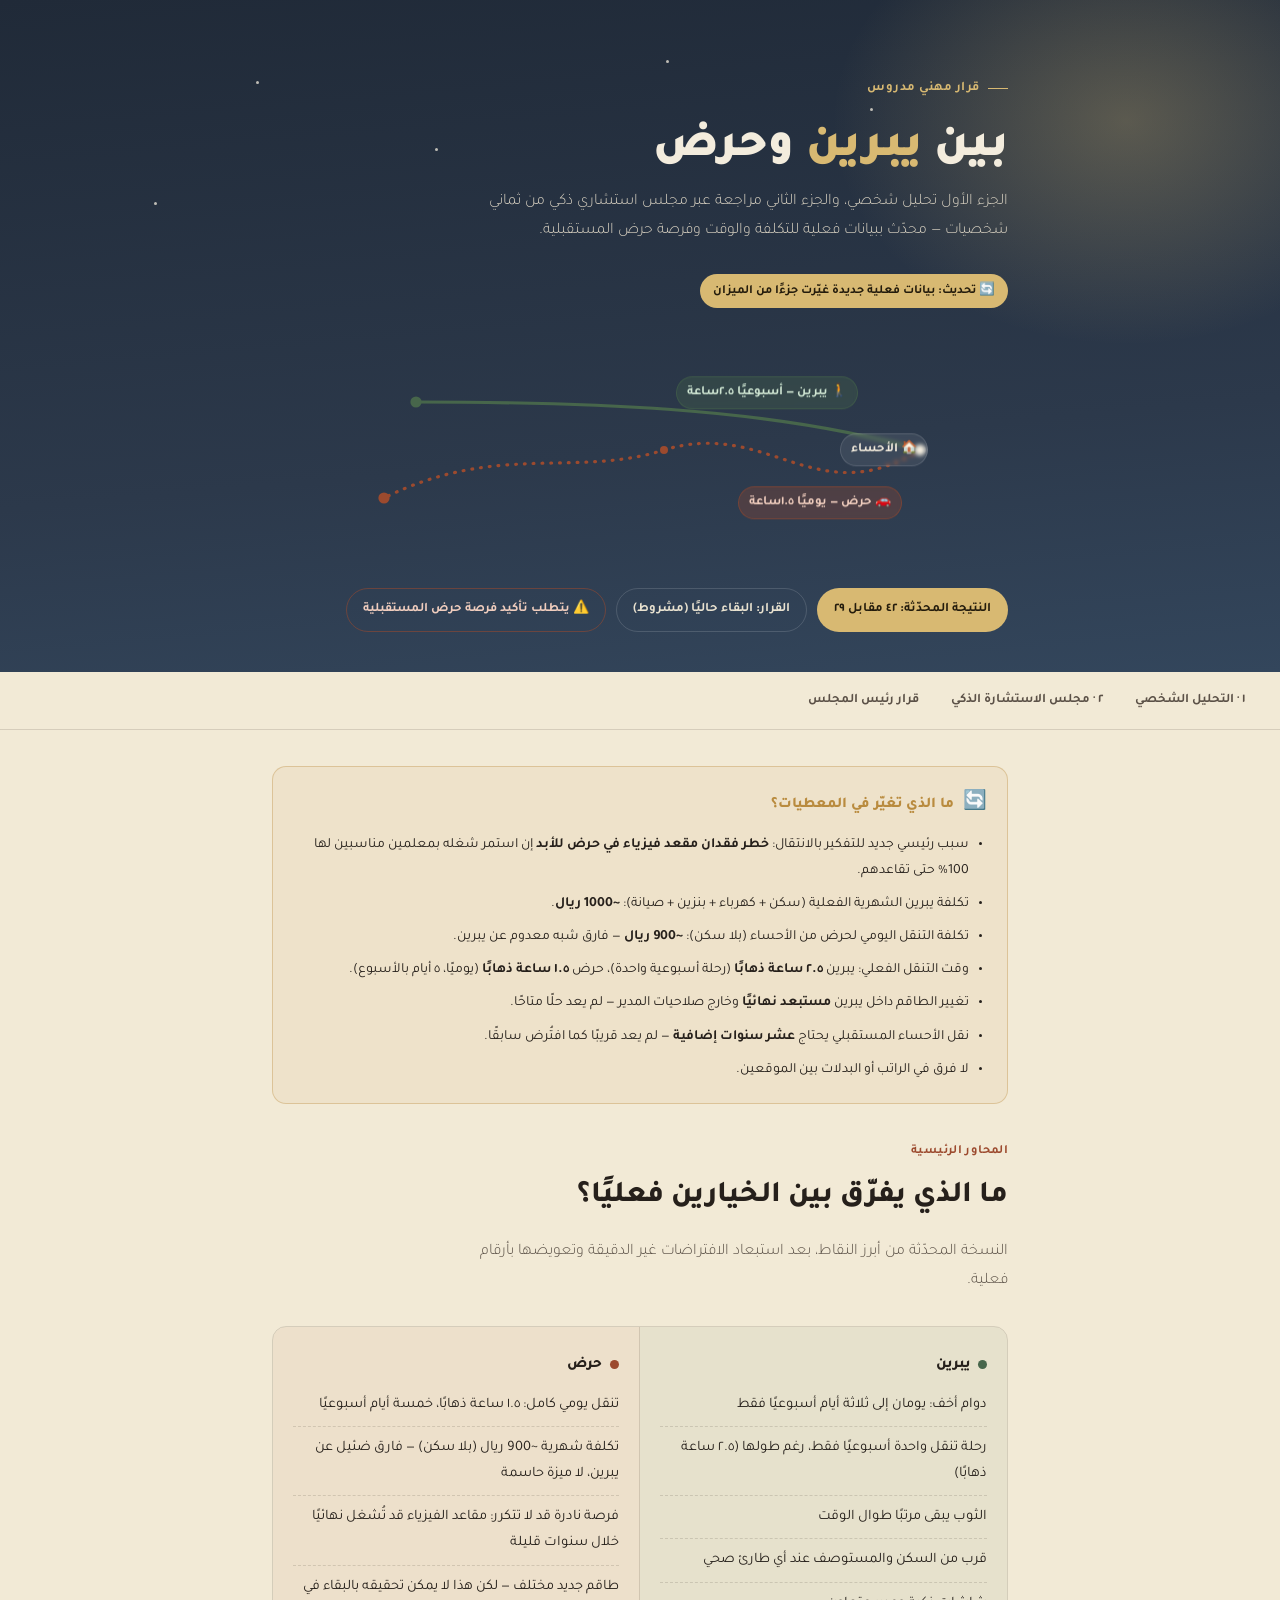
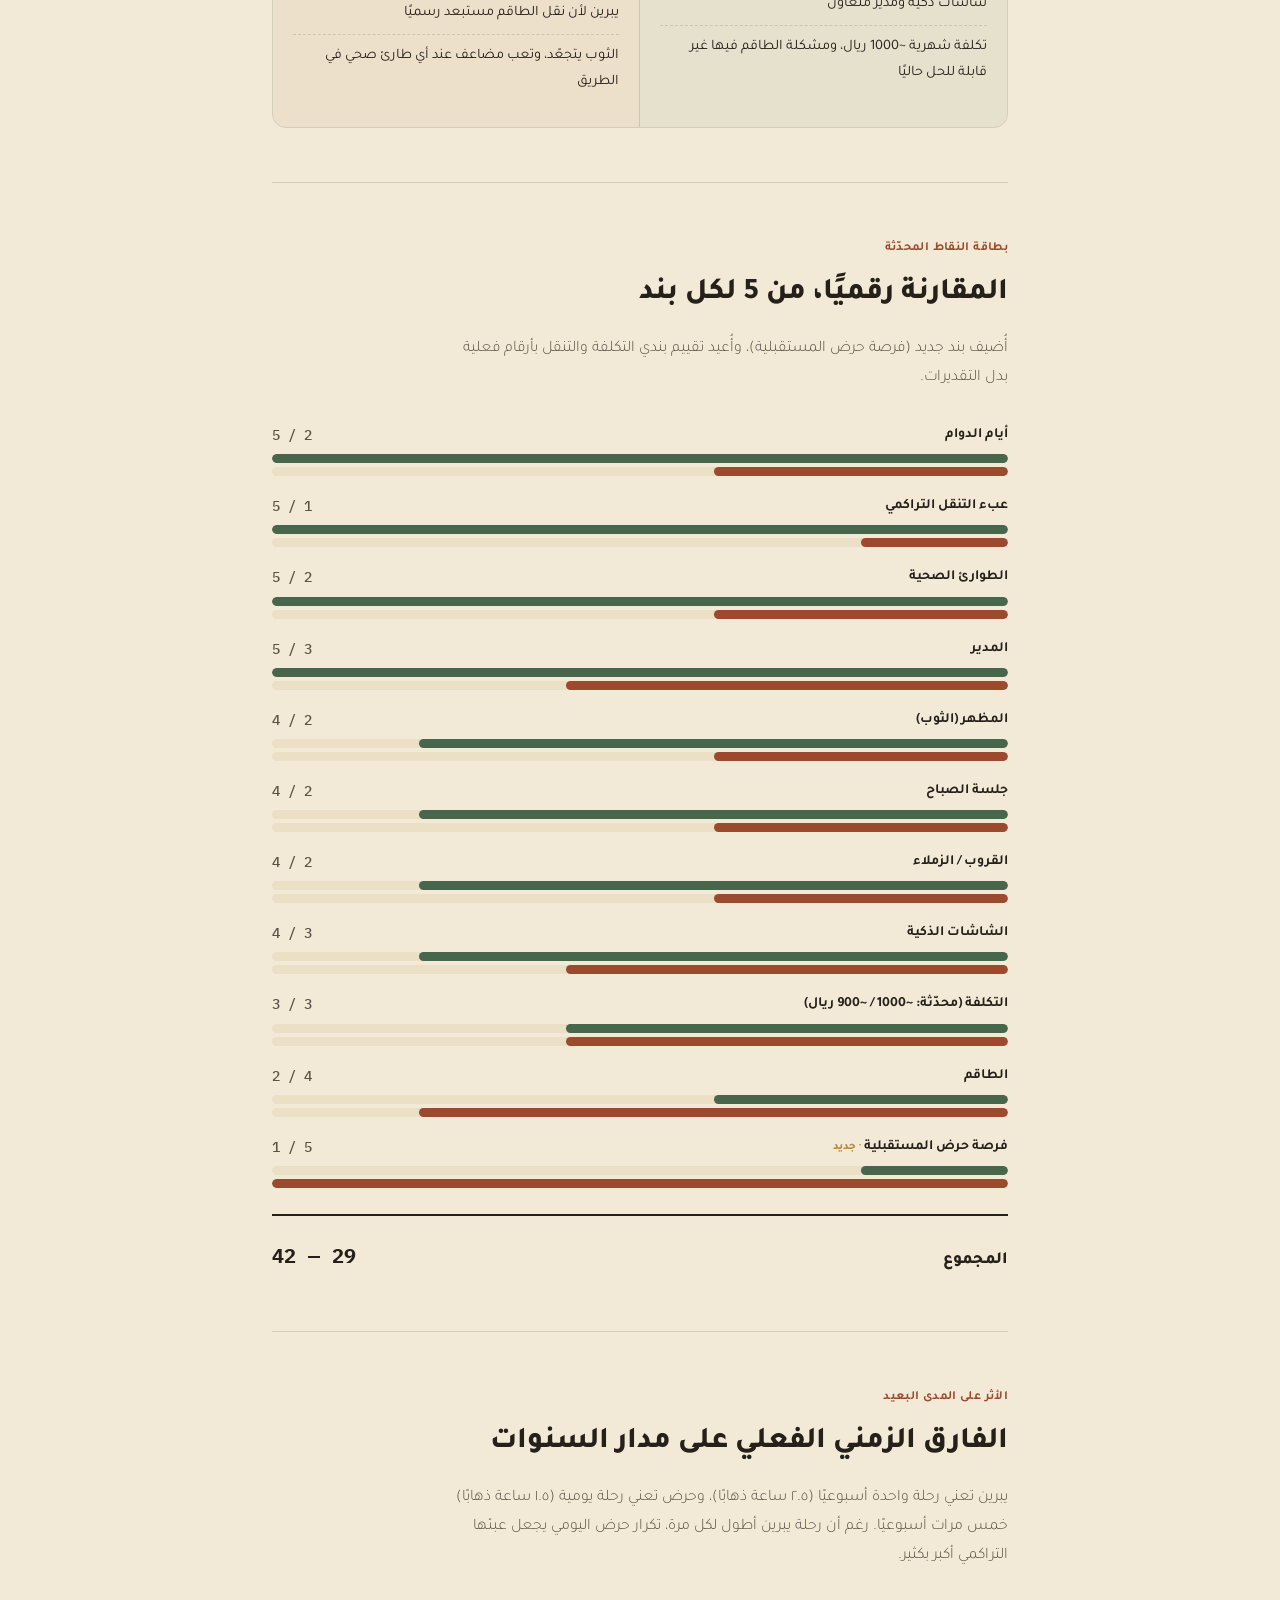
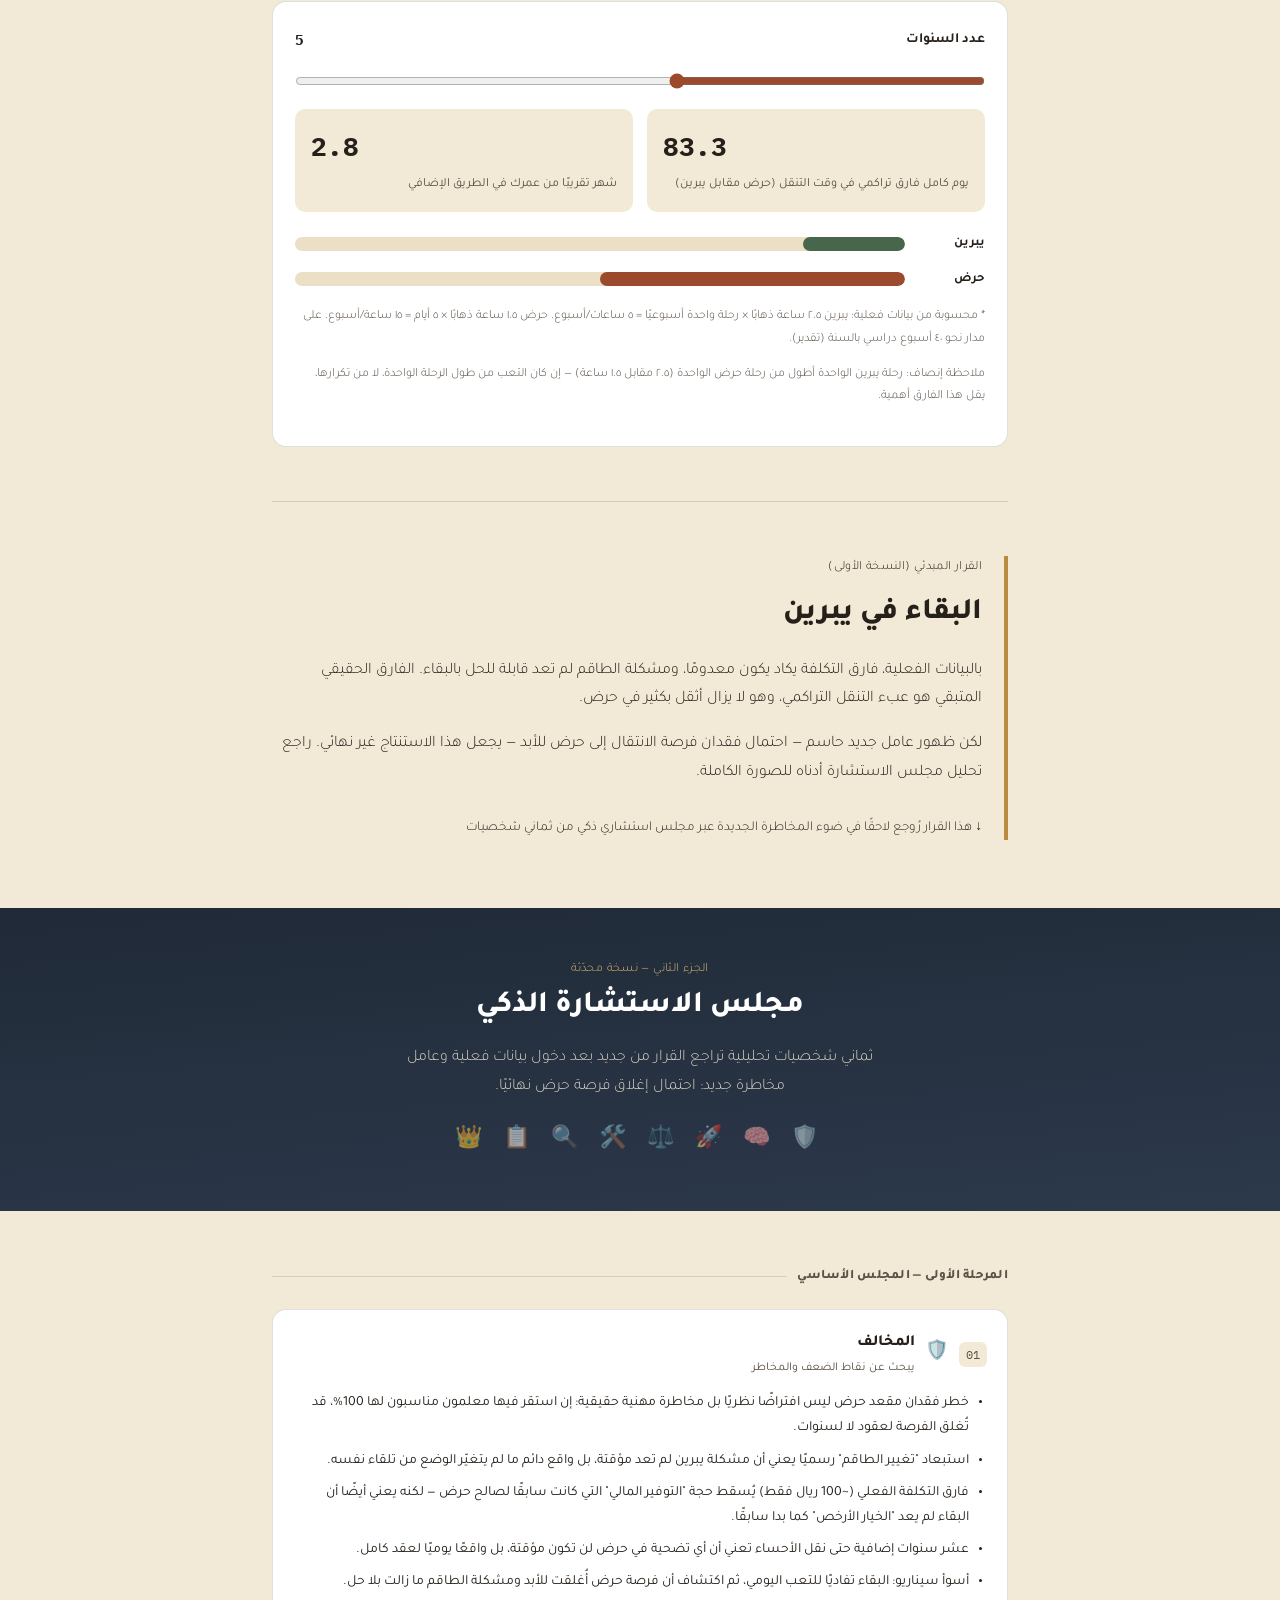
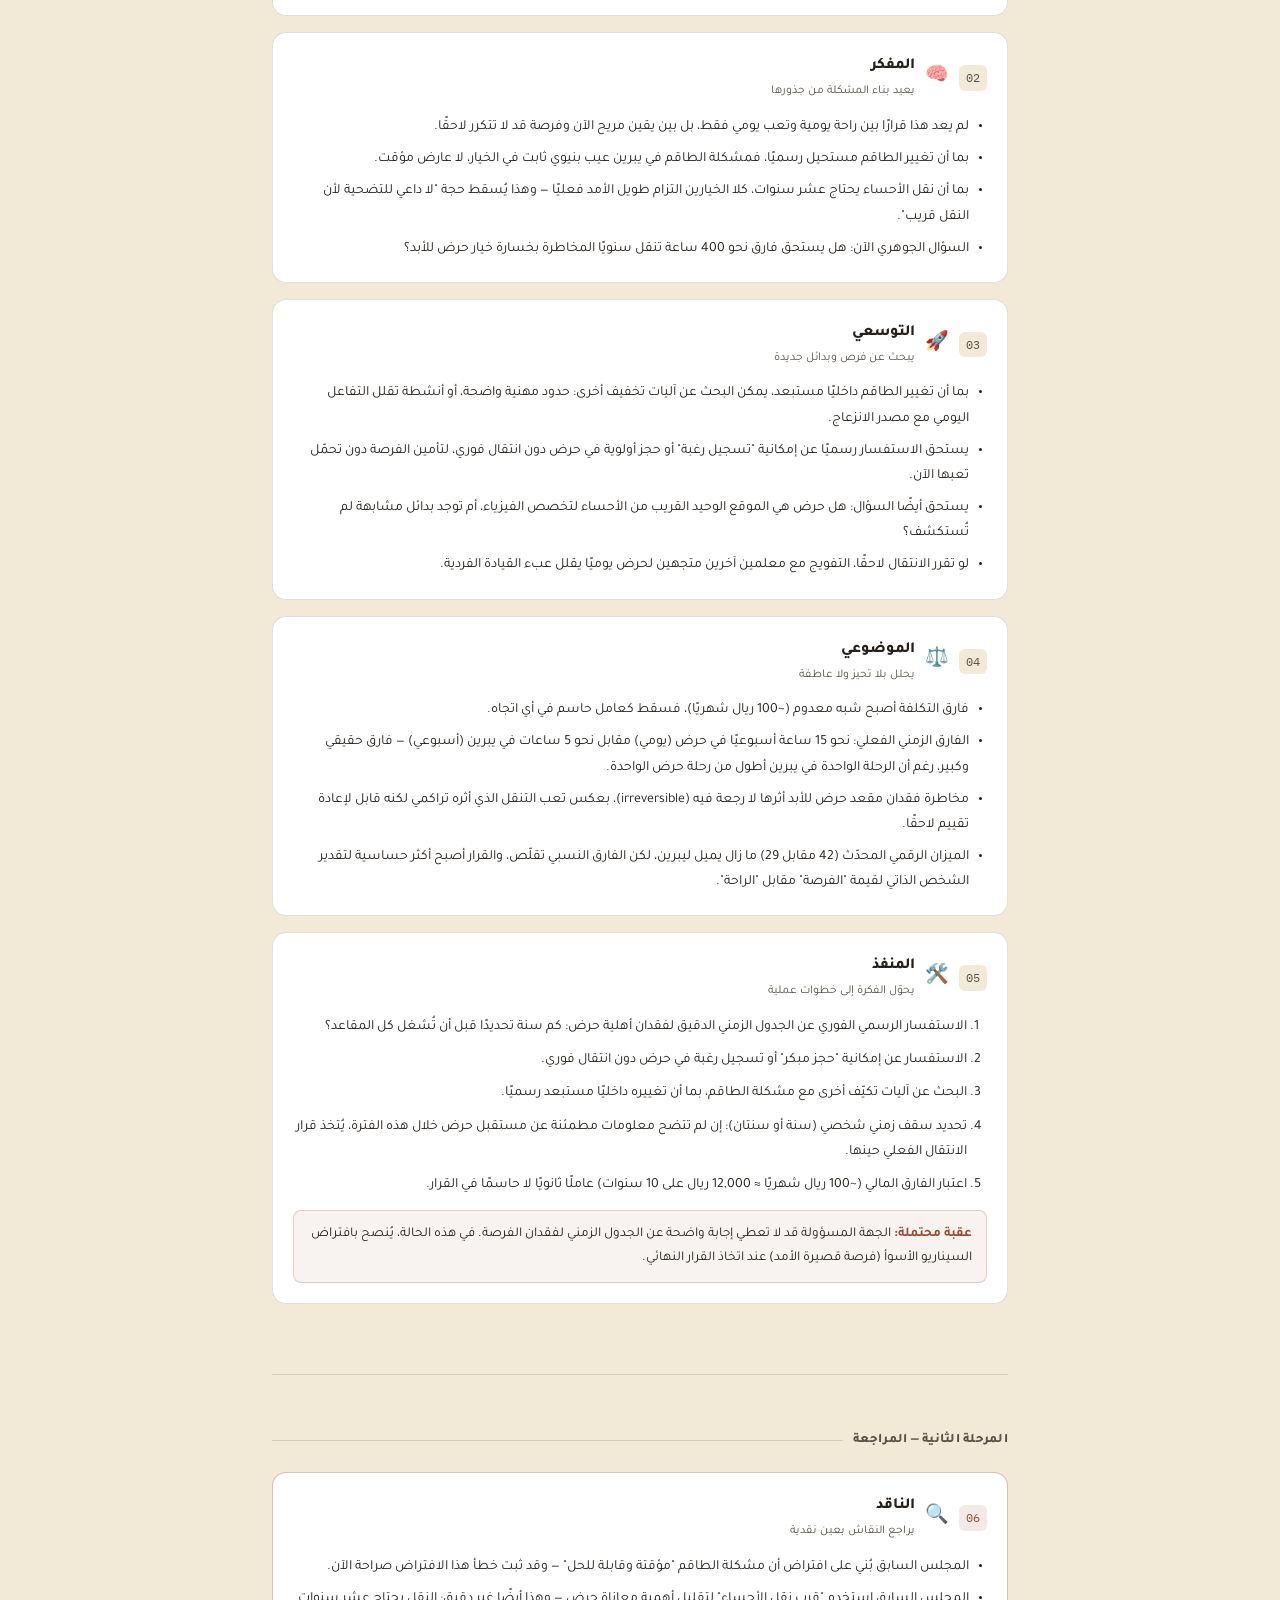
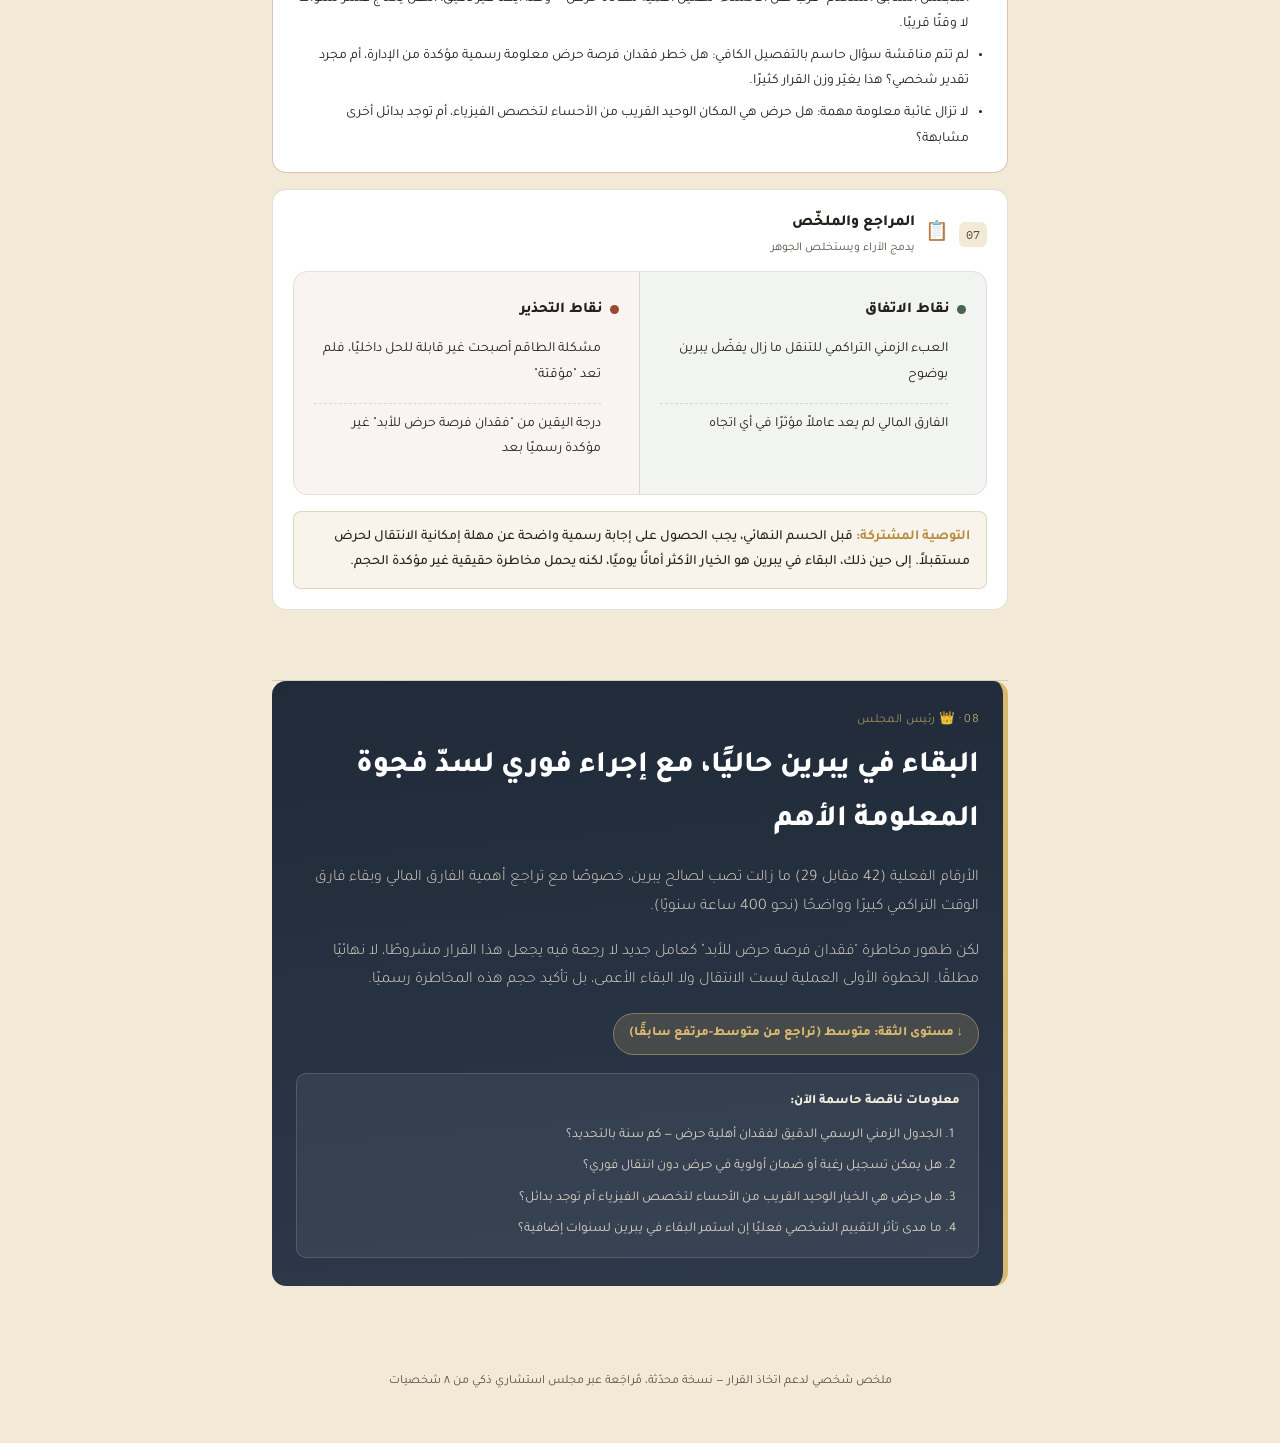
<file: posts/Y-VS-H-2.html>
<!DOCTYPE html>
<html lang="ar" dir="rtl">
<head>
<meta charset="UTF-8">
<meta name="viewport" content="width=device-width, initial-scale=1.0">
<title>بين يبرين وحرض: قرار موزون ومراجعة مجلس استشاري</title>
<link rel="preconnect" href="https://fonts.googleapis.com">
<link rel="preconnect" href="https://fonts.gstatic.com" crossorigin>
<link href="https://fonts.googleapis.com/css2?family=Tajawal:wght@200;300;400;500;700;800;900&family=IBM+Plex+Mono:wght@400;500;600&display=swap" rel="stylesheet">
<style>
  :root{
    --sand: #F2EAD6;
    --sand-2: #EBE0C6;
    --ink: #26201B;
    --ink-soft: #5B5147;
    --night: #202A38;
    --night-2: #2C394B;
    --gold: #B98B3E;
    --gold-soft: #D8B972;
    --rust: #9C4A2E;
    --rust-soft: #C97E5D;
    --palm: #47664B;
    --line: rgba(38,32,27,0.14);
    --line-dark: rgba(255,255,255,0.14);
    --radius: 14px;
  }
  * { box-sizing: border-box; }
  html { scroll-behavior: smooth; }
  body{
    margin:0; background: var(--sand); color: var(--ink);
    font-family: 'Tajawal', 'Segoe UI', Tahoma, sans-serif;
    line-height: 1.8; -webkit-font-smoothing: antialiased;
  }
  .mono{ font-family: 'IBM Plex Mono', monospace; direction: ltr; unicode-bidi: isolate; }
  .wrap{ max-width: 780px; margin: 0 auto; padding: 0 22px; }

  /* ---------- HERO ---------- */
  .hero{
    position: relative;
    background: linear-gradient(175deg, var(--night) 0%, var(--night-2) 65%, #33465C 100%);
    color: #F3ECDD; padding: 64px 0 40px; overflow: hidden;
  }
  .hero::before{
    content:""; position:absolute; inset:0;
    background: radial-gradient(420px 320px at 88% 18%, rgba(216,185,114,0.30), transparent 70%);
    pointer-events:none;
  }
  .star{ position:absolute; width:3px; height:3px; background: rgba(243,236,221,0.75); border-radius:50%; }
  .eyebrow{
    display:inline-flex; align-items:center; gap:8px; font-size: 13px; letter-spacing: .04em;
    color: var(--gold-soft); font-weight: 700; margin-bottom: 18px; position: relative; z-index: 2;
  }
  .eyebrow::before{ content:""; width: 20px; height: 1px; background: var(--gold-soft); display:inline-block; }
  .hero h1{ font-size: clamp(32px, 7vw, 48px); font-weight: 900; margin: 0 0 10px; position: relative; z-index: 2; line-height: 1.25; }
  .hero h1 span{ color: var(--gold-soft); }
  .hero p.lede{ font-size: 16px; font-weight: 300; color: #D9D2C2; max-width: 58ch; margin: 0 0 28px; position: relative; z-index: 2; }

  .update-tag{
    position: relative; z-index:2; display:inline-flex; align-items:center; gap:7px;
    font-size:12.5px; font-weight:700; color:#241C0C; background: var(--gold-soft);
    padding: 6px 13px; border-radius: 999px; margin-bottom: 22px;
  }

  .diagram-wrap{ position: relative; width: 100%; max-width: 640px; margin: 0 auto 18px; z-index: 2; }
  .diagram-wrap svg{ display:block; width:100%; height:auto; }
  .diagram-label{
    position: absolute; transform: translate(0, -50%); font-size: 13px; font-weight: 700; white-space: nowrap;
    display:flex; align-items:center; gap:6px; padding: 4px 10px; border-radius: 999px; backdrop-filter: blur(2px);
  }
  .lbl-home{ background: rgba(255,255,255,0.08); color:#F3ECDD; border:1px solid var(--line-dark); }
  .lbl-yabreen{ background: rgba(71,102,75,0.35); color:#CFE5D2; border:1px solid rgba(71,102,75,0.6); }
  .lbl-hard{ background: rgba(156,74,46,0.30); color:#F0CDBE; border:1px solid rgba(156,74,46,0.55); }

  .verdict-strip{ position: relative; z-index: 2; display:flex; flex-wrap: wrap; gap: 10px; margin-top: 8px; }
  .chip{ font-size: 13px; font-weight: 700; padding: 9px 16px; border-radius: 999px; border: 1px solid var(--line-dark); }
  .chip.strong{ background: var(--gold-soft); color: #241C0C; border-color: transparent; }
  .chip.ghost{ color: #E9E2D0; }
  .chip.warn{ color: #F0CDBE; border-color: rgba(156,74,46,0.55); }

  /* ---------- STICKY SUBNAV ---------- */
  .subnav{ position: sticky; top: 0; z-index: 20; background: rgba(242,234,214,0.92); backdrop-filter: blur(6px); border-bottom: 1px solid var(--line); }
  .subnav-inner{ display:flex; gap: 6px; padding: 10px 22px; overflow-x: auto; }
  .subnav a{ font-size: 13px; font-weight: 700; color: var(--ink-soft); text-decoration: none; padding: 7px 13px; border-radius: 999px; white-space: nowrap; transition: background .2s ease, color .2s ease; }
  .subnav a:hover, .subnav a:focus-visible{ background: var(--sand-2); color: var(--ink); }

  /* ---------- UPDATE CALLOUT ---------- */
  .update-box{
    border: 1px solid rgba(185,139,62,0.35);
    background: rgba(185,139,62,0.08);
    border-radius: var(--radius);
    padding: 20px 20px;
    margin-top: 36px;
  }
  .update-box .role-head{ display:flex; align-items:center; gap:9px; margin-bottom: 12px; }
  .update-box h3{ font-size: 15px; font-weight: 800; margin:0; color: var(--gold); }
  .update-box ul{ margin:0; padding-right: 18px; }
  .update-box li{ font-size: 14px; margin-bottom: 8px; }
  .update-box li:last-child{ margin-bottom:0; }
  .update-box b{ color: var(--ink); }

  /* ---------- SECTIONS ---------- */
  section{ padding: 54px 0; scroll-margin-top: 58px; }
  section + section{ border-top: 1px solid var(--line); }
  .kicker{ font-size: 12.5px; font-weight: 700; color: var(--rust); letter-spacing: .03em; margin: 0 0 8px; }
  h2{ font-size: clamp(24px, 4.5vw, 30px); font-weight: 800; margin: 0 0 14px; }
  .section-intro{ color: var(--ink-soft); font-weight: 300; max-width: 62ch; margin: 0 0 30px; }

  .axes-grid{ display: grid; grid-template-columns: 1fr 1fr; gap: 0; border: 1px solid var(--line); border-radius: var(--radius); overflow: hidden; }
  .axes-col{ padding: 24px 20px; }
  .axes-col.yabreen{ background: rgba(71,102,75,0.07); }
  .axes-col.hard{ background: rgba(156,74,46,0.06); border-right: 1px solid var(--line); }
  .axes-col h3{ font-size: 15px; font-weight: 800; margin: 0 0 14px; display:flex; align-items:center; gap:8px; }
  .dot{ width:9px; height:9px; border-radius:50%; display:inline-block; flex-shrink:0; }
  .dot.yabreen{ background: var(--palm); }
  .dot.hard{ background: var(--rust); }
  .axes-col ul{ margin:0; padding:0; list-style:none; }
  .axes-col li{ font-size: 14.5px; font-weight: 400; color: var(--ink); padding: 8px 0; border-top: 1px dashed var(--line); }
  .axes-col li:first-child{ border-top:none; padding-top:0; }
  @media (max-width: 620px){ .axes-grid{ grid-template-columns: 1fr; } .axes-col.hard{ border-right:none; border-top: 1px solid var(--line); } }

  .score-row{ margin-bottom: 18px; }
  .score-label{ display:flex; justify-content: space-between; font-size: 14px; font-weight: 700; margin-bottom: 6px; }
  .score-label .nums{ color: var(--ink-soft); font-weight: 500; }
  .score-row.is-new .score-label span:first-child::after{ content:" · جديد"; color: var(--gold); font-weight:800; font-size:11.5px; }
  .bar-track{ background: var(--sand-2); border-radius: 999px; height: 9px; display:flex; overflow:hidden; margin-bottom: 4px; }
  .bar-fill{ height:100%; border-radius:999px; }
  .bar-fill.yabreen{ background: var(--palm); }
  .bar-fill.hard{ background: var(--rust); }
  .score-total{ margin-top: 26px; padding-top: 22px; border-top: 2px solid var(--ink); display:flex; justify-content: space-between; align-items: baseline; font-weight: 800; font-size: 17px; }
  .score-total .mono{ font-size: 20px; }

  .slider-card{ border: 1px solid var(--line); border-radius: var(--radius); padding: 26px 22px; background: #fff; }
  .slider-top{ display:flex; justify-content: space-between; align-items: center; margin-bottom: 6px; font-weight: 700; font-size: 14px; }
  input[type="range"]{ width: 100%; accent-color: var(--rust); margin: 14px 0 20px; }
  .impact-figures{ display:grid; grid-template-columns: 1fr 1fr; gap: 14px; margin-bottom: 20px; }
  .figure{ background: var(--sand); border-radius: 10px; padding: 14px 16px; }
  .figure .num{ font-size: 26px; font-weight: 700; display:block; }
  .figure .cap{ font-size: 12.5px; color: var(--ink-soft); }
  .growth-bars{ display:flex; flex-direction: column; gap: 12px; margin-bottom: 14px; }
  .growth-row{ display:flex; align-items:center; gap: 10px; }
  .growth-row .g-label{ font-size: 13px; font-weight:700; width: 70px; flex-shrink:0; }
  .growth-track{ flex:1; background: var(--sand-2); border-radius: 999px; height: 14px; overflow:hidden; }
  .growth-fill{ height:100%; border-radius:999px; transition: width .35s ease; }
  .growth-fill.yabreen{ background: var(--palm); }
  .growth-fill.hard{ background: var(--rust); }
  .footnote{ font-size: 12.5px; color: var(--ink-soft); font-weight: 300; margin-top: 4px; }
  .footnote + .footnote{ margin-top: 8px; }

  .verdict-box{ border-right: 4px solid var(--gold); padding-right: 22px; }
  .verdict-box h2{ margin-bottom: 16px; }
  .verdict-box p{ font-weight: 300; color: var(--ink); }
  .verdict-box p.tight{ margin-bottom: 12px; }
  .note-box{ margin-top: 24px; background: rgba(156,74,46,0.08); border: 1px solid rgba(156,74,46,0.25); border-radius: 10px; padding: 16px 18px; font-size: 14px; }
  .note-box b{ color: var(--rust); }
  .next-pointer{ margin-top: 28px; font-size: 13.5px; font-weight: 700; color: var(--ink-soft); display:flex; align-items:center; gap:8px; }

  .chapter-divider{ background: linear-gradient(175deg, var(--night), var(--night-2)); color:#F3ECDD; text-align:center; padding: 50px 22px; }
  .chapter-divider .kicker{ color: var(--gold-soft); }
  .chapter-divider h2{ color:#fff; margin-bottom:10px; }
  .chapter-divider p{ color:#D9D2C2; font-weight:300; max-width:56ch; margin:0 auto; }
  .chapter-divider .icons-row{ margin-top:20px; font-size:22px; opacity:.55; letter-spacing:8px; }

  .phase-title{ display:flex; align-items:center; gap:10px; font-size: 13px; font-weight: 800; color: var(--ink-soft); letter-spacing:.02em; margin: 0 0 20px; }
  .phase-title::after{ content:""; flex:1; height:1px; background: var(--line); }

  .council-card{ border: 1px solid var(--line); border-radius: var(--radius); background: #fff; padding: 20px 20px; margin-bottom: 16px; }
  .role-head{ display:flex; align-items:center; gap:10px; margin-bottom: 12px; }
  .role-num{ font-size: 12px; color: var(--ink-soft); background: var(--sand); border-radius: 6px; padding: 2px 7px; flex-shrink:0; }
  .role-icon{ font-size: 19px; flex-shrink:0; }
  .role-titles{ display:flex; flex-direction:column; }
  .role-titles h3{ font-size: 15.5px; font-weight: 800; margin:0; }
  .role-titles span{ font-size: 12px; color: var(--ink-soft); font-weight: 400; }
  .council-card ul{ margin:0; padding-right: 18px; }
  .council-card li{ font-size: 14px; margin-bottom: 7px; }
  .council-card li:last-child{ margin-bottom:0; }
  .council-card ol{ margin:0; padding-right: 20px; }
  .council-card ol li{ font-size: 14px; margin-bottom: 8px; }
  .council-card.critic{ border-color: rgba(156,74,46,0.35); }
  .council-card.critic .role-num{ background: rgba(156,74,46,0.12); color: var(--rust); }
  .obstacle-note{ margin-top: 12px; background: rgba(156,74,46,0.07); border: 1px solid rgba(156,74,46,0.22); border-radius: 8px; padding: 11px 14px; font-size: 13.5px; }
  .obstacle-note b{ color: var(--rust); }
  .reco-line{ margin-top: 16px; background: rgba(185,139,62,0.10); border: 1px solid rgba(185,139,62,0.3); border-radius: 8px; padding: 13px 16px; font-size: 14px; font-weight: 500; }
  .reco-line b{ color: var(--gold); }

  .final-decision{ background: linear-gradient(175deg, var(--night), var(--night-2)); color:#F3ECDD; border-radius: var(--radius); border-right: 5px solid var(--gold-soft); padding: 28px 24px; }
  .final-decision .kicker{ color: var(--gold-soft); }
  .final-decision h2{ color:#fff; }
  .final-decision p{ color:#D9D2C2; font-weight:300; }
  .final-decision p.tight{ margin-bottom:12px; }
  .confidence-row{ display:flex; align-items:center; gap:10px; margin: 18px 0; flex-wrap:wrap; }
  .confidence-chip{ font-size: 13px; font-weight: 800; padding: 8px 15px; border-radius: 999px; background: rgba(216,185,114,0.18); border: 1px solid rgba(216,185,114,0.45); color: var(--gold-soft); }
  .confidence-chip.down::before{ content:"↓ "; }
  .missing-info{ margin-top: 16px; background: rgba(255,255,255,0.06); border: 1px solid var(--line-dark); border-radius: 10px; padding: 16px 18px; }
  .missing-info p.label{ font-size: 13px; font-weight: 800; color:#F3ECDD; margin: 0 0 10px; }
  .missing-info ol{ margin:0; padding-right: 18px; }
  .missing-info li{ font-size: 13.5px; color:#D9D2C2; margin-bottom: 7px; }
  .missing-info li:last-child{ margin-bottom:0; }

  footer{ padding: 30px 0 50px; text-align:center; font-size: 12.5px; color: var(--ink-soft); }
  .reveal{ opacity: 0; transform: translateY(14px); transition: opacity .6s ease, transform .6s ease; }
  .reveal.visible{ opacity: 1; transform: translateY(0); }
  @media (prefers-reduced-motion: reduce){ html{ scroll-behavior: auto; } .reveal{ opacity:1; transform:none; transition:none; } .growth-fill{ transition:none; } }
  :focus-visible{ outline: 2px solid var(--gold); outline-offset: 2px; }
</style>
</head>
<body>

<header class="hero">
  <div class="star" style="top:12%; left:20%;"></div>
  <div class="star" style="top:22%; left:34%;"></div>
  <div class="star" style="top:9%; left:52%;"></div>
  <div class="star" style="top:30%; left:12%;"></div>
  <div class="star" style="top:16%; left:68%;"></div>
  <div class="wrap">
    <p class="eyebrow">قرار مهني مدروس</p>
    <h1>بين <span>يبرين</span> وحرض</h1>
    <p class="lede">الجزء الأول تحليل شخصي، والجزء الثاني مراجعة عبر مجلس استشاري ذكي من ثماني شخصيات — محدّث ببيانات فعلية للتكلفة والوقت وفرصة حرض المستقبلية.</p>
    <span class="update-tag">🔄 تحديث: بيانات فعلية جديدة غيّرت جزءًا من الميزان</span>

    <div class="diagram-wrap">
      <svg viewBox="0 0 800 300" xmlns="http://www.w3.org/2000/svg" aria-hidden="true">
        <path d="M750,150 C 560,95 320,90 120,90" fill="none" stroke="#47664B" stroke-width="4" stroke-linecap="round"/>
        <path d="M750,150 C 620,230 560,110 430,150 C 320,185 220,140 80,210" fill="none" stroke="#9C4A2E" stroke-width="4" stroke-linecap="round" stroke-dasharray="1 10" stroke-dashoffset="0"/>
        <circle cx="750" cy="150" r="7" fill="#F3ECDD"/>
        <circle cx="120" cy="90" r="7" fill="#47664B"/>
        <circle cx="430" cy="150" r="5" fill="#9C4A2E"/>
        <circle cx="80" cy="210" r="7" fill="#9C4A2E"/>
      </svg>
      <span class="diagram-label lbl-home" style="right:5%; top:50%;">🏠 الأحساء</span>
      <span class="diagram-label lbl-yabreen" style="right:16%; top:26%;">🚶 يبرين — أسبوعيًا ٢.٥ساعة</span>
      <span class="diagram-label lbl-hard" style="right:9%; top:72%;">🚗 حرض — يوميًا ١.٥ساعة</span>
    </div>

    <div class="verdict-strip">
      <span class="chip strong">النتيجة المحدّثة: ٤٢ مقابل ٢٩</span>
      <span class="chip ghost">القرار: البقاء حاليًا (مشروط)</span>
      <span class="chip warn">⚠️ يتطلب تأكيد فرصة حرض المستقبلية</span>
    </div>
  </div>
</header>

<nav class="subnav">
  <div class="subnav-inner">
    <a href="#personal">١ · التحليل الشخصي</a>
    <a href="#council">٢ · مجلس الاستشارة الذكي</a>
    <a href="#chair-decision">قرار رئيس المجلس</a>
  </div>
</nav>

<main class="wrap">

  <div class="update-box">
    <div class="role-head"><span class="role-icon">🔄</span><h3>ما الذي تغيّر في المعطيات؟</h3></div>
    <ul>
      <li>سبب رئيسي جديد للتفكير بالانتقال: <b>خطر فقدان مقعد فيزياء في حرض للأبد</b> إن استمر شغله بمعلمين مناسبين لها 100% حتى تقاعدهم.</li>
      <li>تكلفة يبرين الشهرية الفعلية (سكن + كهرباء + بنزين + صيانة): <b>~1000 ريال</b>.</li>
      <li>تكلفة التنقل اليومي لحرض من الأحساء (بلا سكن): <b>~900 ريال</b> — فارق شبه معدوم عن يبرين.</li>
      <li>وقت التنقل الفعلي: يبرين <b>٢.٥ ساعة ذهابًا</b> (رحلة أسبوعية واحدة)، حرض <b>١.٥ ساعة ذهابًا</b> (يوميًا، ٥ أيام بالأسبوع).</li>
      <li>تغيير الطاقم داخل يبرين <b>مستبعد نهائيًا</b> وخارج صلاحيات المدير — لم يعد حلًا متاحًا.</li>
      <li>نقل الأحساء المستقبلي يحتاج <b>عشر سنوات إضافية</b> — لم يعد قريبًا كما افتُرض سابقًا.</li>
      <li>لا فرق في الراتب أو البدلات بين الموقعين.</li>
    </ul>
  </div>

  <section class="reveal" id="personal" style="padding-top:36px;">
    <p class="kicker">المحاور الرئيسية</p>
    <h2>ما الذي يفرّق بين الخيارين فعليًا؟</h2>
    <p class="section-intro">النسخة المحدّثة من أبرز النقاط، بعد استبعاد الافتراضات غير الدقيقة وتعويضها بأرقام فعلية.</p>

    <div class="axes-grid">
      <div class="axes-col yabreen">
        <h3><span class="dot yabreen"></span> يبرين</h3>
        <ul>
          <li>دوام أخف: يومان إلى ثلاثة أيام أسبوعيًا فقط</li>
          <li>رحلة تنقل واحدة أسبوعيًا فقط، رغم طولها (٢.٥ ساعة ذهابًا)</li>
          <li>الثوب يبقى مرتبًا طوال الوقت</li>
          <li>قرب من السكن والمستوصف عند أي طارئ صحي</li>
          <li>شاشات ذكية ومدير متعاون</li>
          <li>تكلفة شهرية ~1000 ريال، ومشكلة الطاقم فيها غير قابلة للحل حاليًا</li>
        </ul>
      </div>
      <div class="axes-col hard">
        <h3><span class="dot hard"></span> حرض</h3>
        <ul>
          <li>تنقل يومي كامل: ١.٥ ساعة ذهابًا، خمسة أيام أسبوعيًا</li>
          <li>تكلفة شهرية ~900 ريال (بلا سكن) — فارق ضئيل عن يبرين، لا ميزة حاسمة</li>
          <li>فرصة نادرة قد لا تتكرر: مقاعد الفيزياء قد تُشغل نهائيًا خلال سنوات قليلة</li>
          <li>طاقم جديد مختلف — لكن هذا لا يمكن تحقيقه بالبقاء في يبرين لأن نقل الطاقم مستبعد رسميًا</li>
          <li>الثوب يتجعّد، وتعب مضاعف عند أي طارئ صحي في الطريق</li>
        </ul>
      </div>
    </div>
  </section>

  <section class="reveal">
    <p class="kicker">بطاقة النقاط المحدّثة</p>
    <h2>المقارنة رقميًا، من 5 لكل بند</h2>
    <p class="section-intro">أُضيف بند جديد (فرصة حرض المستقبلية)، وأُعيد تقييم بندي التكلفة والتنقل بأرقام فعلية بدل التقديرات.</p>

    <div class="scorecard">
      <div class="score-row">
        <div class="score-label"><span>أيام الدوام</span><span class="nums mono">5 / 2</span></div>
        <div class="bar-track"><div class="bar-fill yabreen" style="width:100%"></div></div>
        <div class="bar-track"><div class="bar-fill hard" style="width:40%"></div></div>
      </div>
      <div class="score-row">
        <div class="score-label"><span>عبء التنقل التراكمي</span><span class="nums mono">5 / 1</span></div>
        <div class="bar-track"><div class="bar-fill yabreen" style="width:100%"></div></div>
        <div class="bar-track"><div class="bar-fill hard" style="width:20%"></div></div>
      </div>
      <div class="score-row">
        <div class="score-label"><span>الطوارئ الصحية</span><span class="nums mono">5 / 2</span></div>
        <div class="bar-track"><div class="bar-fill yabreen" style="width:100%"></div></div>
        <div class="bar-track"><div class="bar-fill hard" style="width:40%"></div></div>
      </div>
      <div class="score-row">
        <div class="score-label"><span>المدير</span><span class="nums mono">5 / 3</span></div>
        <div class="bar-track"><div class="bar-fill yabreen" style="width:100%"></div></div>
        <div class="bar-track"><div class="bar-fill hard" style="width:60%"></div></div>
      </div>
      <div class="score-row">
        <div class="score-label"><span>المظهر (الثوب)</span><span class="nums mono">4 / 2</span></div>
        <div class="bar-track"><div class="bar-fill yabreen" style="width:80%"></div></div>
        <div class="bar-track"><div class="bar-fill hard" style="width:40%"></div></div>
      </div>
      <div class="score-row">
        <div class="score-label"><span>جلسة الصباح</span><span class="nums mono">4 / 2</span></div>
        <div class="bar-track"><div class="bar-fill yabreen" style="width:80%"></div></div>
        <div class="bar-track"><div class="bar-fill hard" style="width:40%"></div></div>
      </div>
      <div class="score-row">
        <div class="score-label"><span>القروب / الزملاء</span><span class="nums mono">4 / 2</span></div>
        <div class="bar-track"><div class="bar-fill yabreen" style="width:80%"></div></div>
        <div class="bar-track"><div class="bar-fill hard" style="width:40%"></div></div>
      </div>
      <div class="score-row">
        <div class="score-label"><span>الشاشات الذكية</span><span class="nums mono">4 / 3</span></div>
        <div class="bar-track"><div class="bar-fill yabreen" style="width:80%"></div></div>
        <div class="bar-track"><div class="bar-fill hard" style="width:60%"></div></div>
      </div>
      <div class="score-row">
        <div class="score-label"><span>التكلفة (محدّثة: ~1000 / ~900 ريال)</span><span class="nums mono">3 / 3</span></div>
        <div class="bar-track"><div class="bar-fill yabreen" style="width:60%"></div></div>
        <div class="bar-track"><div class="bar-fill hard" style="width:60%"></div></div>
      </div>
      <div class="score-row">
        <div class="score-label"><span>الطاقم</span><span class="nums mono">2 / 4</span></div>
        <div class="bar-track"><div class="bar-fill yabreen" style="width:40%"></div></div>
        <div class="bar-track"><div class="bar-fill hard" style="width:80%"></div></div>
      </div>
      <div class="score-row is-new">
        <div class="score-label"><span>فرصة حرض المستقبلية</span><span class="nums mono">1 / 5</span></div>
        <div class="bar-track"><div class="bar-fill yabreen" style="width:20%"></div></div>
        <div class="bar-track"><div class="bar-fill hard" style="width:100%"></div></div>
      </div>

      <div class="score-total">
        <span>المجموع</span>
        <span class="mono">42 — 29</span>
      </div>
    </div>
  </section>

  <section class="reveal">
    <p class="kicker">الأثر على المدى البعيد</p>
    <h2>الفارق الزمني الفعلي على مدار السنوات</h2>
    <p class="section-intro">يبرين تعني رحلة واحدة أسبوعيًا (٢.٥ ساعة ذهابًا)، وحرض تعني رحلة يومية (١.٥ ساعة ذهابًا) خمس مرات أسبوعيًا. رغم أن رحلة يبرين أطول لكل مرة، تكرار حرض اليومي يجعل عبئها التراكمي أكبر بكثير.</p>

    <div class="slider-card">
      <div class="slider-top">
        <span>عدد السنوات</span>
        <span class="mono" id="yearsValue">5</span>
      </div>
      <input type="range" min="1" max="10" step="1" value="5" id="yearsRange" aria-label="عدد السنوات">

      <div class="impact-figures">
        <div class="figure">
          <span class="num mono" id="daysLost">83.3</span>
          <span class="cap">يوم كامل فارق تراكمي في وقت التنقل (حرض مقابل يبرين)</span>
        </div>
        <div class="figure">
          <span class="num mono" id="monthsLost">2.8</span>
          <span class="cap">شهر تقريبًا من عمرك في الطريق الإضافي</span>
        </div>
      </div>

      <div class="growth-bars">
        <div class="growth-row">
          <span class="g-label">يبرين</span>
          <div class="growth-track"><div class="growth-fill yabreen" id="yabreenBar" style="width:16.7%"></div></div>
        </div>
        <div class="growth-row">
          <span class="g-label">حرض</span>
          <div class="growth-track"><div class="growth-fill hard" id="hardBar" style="width:50%"></div></div>
        </div>
      </div>

      <p class="footnote">* محسوبة من بيانات فعلية: يبرين ٢.٥ ساعة ذهابًا × رحلة واحدة أسبوعيًا = ٥ ساعات/أسبوع. حرض ١.٥ ساعة ذهابًا × ٥ أيام = ١٥ ساعة/أسبوع. على مدار نحو ٤٠ أسبوع دراسي بالسنة (تقدير).</p>
      <p class="footnote">ملاحظة إنصاف: رحلة يبرين الواحدة أطول من رحلة حرض الواحدة (٢.٥ مقابل ١.٥ ساعة) — إن كان التعب من طول الرحلة الواحدة، لا من تكرارها، يقل هذا الفارق أهمية.</p>
    </div>
  </section>

  <section class="reveal">
    <div class="verdict-box">
      <p class="kicker">القرار المبدئي (النسخة الأولى)</p>
      <h2>البقاء في يبرين</h2>
      <p class="tight">بالبيانات الفعلية، فارق التكلفة يكاد يكون معدومًا، ومشكلة الطاقم لم تعد قابلة للحل بالبقاء. الفارق الحقيقي المتبقي هو عبء التنقل التراكمي، وهو لا يزال أثقل بكثير في حرض.</p>
      <p>لكن ظهور عامل جديد حاسم — احتمال فقدان فرصة الانتقال إلى حرض للأبد — يجعل هذا الاستنتاج غير نهائي. راجع تحليل مجلس الاستشارة أدناه للصورة الكاملة.</p>
      <p class="next-pointer">↓ هذا القرار رُوجع لاحقًا في ضوء المخاطرة الجديدة عبر مجلس استشاري ذكي من ثماني شخصيات</p>
    </div>
  </section>
</main>

<div class="chapter-divider">
  <div class="wrap">
    <p class="kicker">الجزء الثاني — نسخة محدّثة</p>
    <h2>مجلس الاستشارة الذكي</h2>
    <p>ثماني شخصيات تحليلية تراجع القرار من جديد بعد دخول بيانات فعلية وعامل مخاطرة جديد: احتمال إغلاق فرصة حرض نهائيًا.</p>
    <div class="icons-row">🛡️ 🧠 🚀 ⚖️ 🛠️ 🔍 📋 👑</div>
  </div>
</div>

<div class="wrap" id="council">

  <section class="reveal">
    <p class="phase-title">المرحلة الأولى — المجلس الأساسي</p>

    <div class="council-card">
      <div class="role-head">
        <span class="role-num mono">01</span>
        <span class="role-icon">🛡️</span>
        <div class="role-titles"><h3>المخالف</h3><span>يبحث عن نقاط الضعف والمخاطر</span></div>
      </div>
      <ul>
        <li>خطر فقدان مقعد حرض ليس افتراضًا نظريًا بل مخاطرة مهنية حقيقية: إن استقر فيها معلمون مناسبون لها 100%، قد تُغلق الفرصة لعقود لا لسنوات.</li>
        <li>استبعاد "تغيير الطاقم" رسميًا يعني أن مشكلة يبرين لم تعد مؤقتة، بل واقع دائم ما لم يتغيّر الوضع من تلقاء نفسه.</li>
        <li>فارق التكلفة الفعلي (~100 ريال فقط) يُسقط حجة "التوفير المالي" التي كانت سابقًا لصالح حرض — لكنه يعني أيضًا أن البقاء لم يعد "الخيار الأرخص" كما بدا سابقًا.</li>
        <li>عشر سنوات إضافية حتى نقل الأحساء تعني أن أي تضحية في حرض لن تكون مؤقتة، بل واقعًا يوميًا لعقد كامل.</li>
        <li>أسوأ سيناريو: البقاء تفاديًا للتعب اليومي، ثم اكتشاف أن فرصة حرض أُغلقت للأبد ومشكلة الطاقم ما زالت بلا حل.</li>
      </ul>
    </div>

    <div class="council-card">
      <div class="role-head">
        <span class="role-num mono">02</span>
        <span class="role-icon">🧠</span>
        <div class="role-titles"><h3>المفكر</h3><span>يعيد بناء المشكلة من جذورها</span></div>
      </div>
      <ul>
        <li>لم يعد هذا قرارًا بين راحة يومية وتعب يومي فقط، بل بين يقين مريح الآن وفرصة قد لا تتكرر لاحقًا.</li>
        <li>بما أن تغيير الطاقم مستحيل رسميًا، فمشكلة الطاقم في يبرين عيب بنيوي ثابت في الخيار، لا عارض مؤقت.</li>
        <li>بما أن نقل الأحساء يحتاج عشر سنوات، كلا الخيارين التزام طويل الأمد فعليًا — وهذا يُسقط حجة "لا داعي للتضحية لأن النقل قريب".</li>
        <li>السؤال الجوهري الآن: هل يستحق فارق نحو 400 ساعة تنقل سنويًا المخاطرة بخسارة خيار حرض للأبد؟</li>
      </ul>
    </div>

    <div class="council-card">
      <div class="role-head">
        <span class="role-num mono">03</span>
        <span class="role-icon">🚀</span>
        <div class="role-titles"><h3>التوسعي</h3><span>يبحث عن فرص وبدائل جديدة</span></div>
      </div>
      <ul>
        <li>بما أن تغيير الطاقم داخليًا مستبعد، يمكن البحث عن آليات تخفيف أخرى: حدود مهنية واضحة، أو أنشطة تقلل التفاعل اليومي مع مصدر الانزعاج.</li>
        <li>يستحق الاستفسار رسميًا عن إمكانية "تسجيل رغبة" أو حجز أولوية في حرض دون انتقال فوري، لتأمين الفرصة دون تحمّل تعبها الآن.</li>
        <li>يستحق أيضًا السؤال: هل حرض هي الموقع الوحيد القريب من الأحساء لتخصص الفيزياء، أم توجد بدائل مشابهة لم تُستكشف؟</li>
        <li>لو تقرر الانتقال لاحقًا، التفويج مع معلمين آخرين متجهين لحرض يوميًا يقلل عبء القيادة الفردية.</li>
      </ul>
    </div>

    <div class="council-card">
      <div class="role-head">
        <span class="role-num mono">04</span>
        <span class="role-icon">⚖️</span>
        <div class="role-titles"><h3>الموضوعي</h3><span>يحلل بلا تحيز ولا عاطفة</span></div>
      </div>
      <ul>
        <li>فارق التكلفة أصبح شبه معدوم (~100 ريال شهريًا)، فسقط كعامل حاسم في أي اتجاه.</li>
        <li>الفارق الزمني الفعلي: نحو 15 ساعة أسبوعيًا في حرض (يومي) مقابل نحو 5 ساعات في يبرين (أسبوعي) — فارق حقيقي وكبير، رغم أن الرحلة الواحدة في يبرين أطول من رحلة حرض الواحدة.</li>
        <li>مخاطرة فقدان مقعد حرض للأبد أثرها لا رجعة فيه (irreversible)، بعكس تعب التنقل الذي أثره تراكمي لكنه قابل لإعادة تقييم لاحقًا.</li>
        <li>الميزان الرقمي المحدّث (42 مقابل 29) ما زال يميل ليبرين، لكن الفارق النسبي تقلّص، والقرار أصبح أكثر حساسية لتقدير الشخص الذاتي لقيمة "الفرصة" مقابل "الراحة".</li>
      </ul>
    </div>

    <div class="council-card">
      <div class="role-head">
        <span class="role-num mono">05</span>
        <span class="role-icon">🛠️</span>
        <div class="role-titles"><h3>المنفذ</h3><span>يحوّل الفكرة إلى خطوات عملية</span></div>
      </div>
      <ol>
        <li>الاستفسار الرسمي الفوري عن الجدول الزمني الدقيق لفقدان أهلية حرض: كم سنة تحديدًا قبل أن تُشغل كل المقاعد؟</li>
        <li>الاستفسار عن إمكانية "حجز مبكر" أو تسجيل رغبة في حرض دون انتقال فوري.</li>
        <li>البحث عن آليات تكيّف أخرى مع مشكلة الطاقم، بما أن تغييره داخليًا مستبعد رسميًا.</li>
        <li>تحديد سقف زمني شخصي (سنة أو سنتان): إن لم تتضح معلومات مطمئنة عن مستقبل حرض خلال هذه الفترة، يُتخذ قرار الانتقال الفعلي حينها.</li>
        <li>اعتبار الفارق المالي (~100 ريال شهريًا ≈ 12,000 ريال على 10 سنوات) عاملًا ثانويًا لا حاسمًا في القرار.</li>
      </ol>
      <div class="obstacle-note"><b>عقبة محتملة:</b> الجهة المسؤولة قد لا تعطي إجابة واضحة عن الجدول الزمني لفقدان الفرصة. في هذه الحالة، يُنصح بافتراض السيناريو الأسوأ (فرصة قصيرة الأمد) عند اتخاذ القرار النهائي.</div>
    </div>
  </section>

  <section class="reveal">
    <p class="phase-title">المرحلة الثانية — المراجعة</p>

    <div class="council-card critic">
      <div class="role-head">
        <span class="role-num mono">06</span>
        <span class="role-icon">🔍</span>
        <div class="role-titles"><h3>الناقد</h3><span>يراجع النقاش بعين نقدية</span></div>
      </div>
      <ul>
        <li>المجلس السابق بُني على افتراض أن مشكلة الطاقم "مؤقتة وقابلة للحل" — وقد ثبت خطأ هذا الافتراض صراحة الآن.</li>
        <li>المجلس السابق استخدم "قرب نقل الأحساء" لتقليل أهمية معاناة حرض — وهذا أيضًا غير دقيق: النقل يحتاج عشر سنوات لا وقتًا قريبًا.</li>
        <li>لم تتم مناقشة سؤال حاسم بالتفصيل الكافي: هل خطر فقدان فرصة حرض معلومة رسمية مؤكدة من الإدارة، أم مجرد تقدير شخصي؟ هذا يغيّر وزن القرار كثيرًا.</li>
        <li>لا تزال غائبة معلومة مهمة: هل حرض هي المكان الوحيد القريب من الأحساء لتخصص الفيزياء، أم توجد بدائل أخرى مشابهة؟</li>
      </ul>
    </div>

    <div class="council-card">
      <div class="role-head">
        <span class="role-num mono">07</span>
        <span class="role-icon">📋</span>
        <div class="role-titles"><h3>المراجع والملخّص</h3><span>يدمج الآراء ويستخلص الجوهر</span></div>
      </div>

      <div class="axes-grid" style="margin-top:4px;">
        <div class="axes-col yabreen">
          <h3><span class="dot yabreen"></span> نقاط الاتفاق</h3>
          <ul>
            <li>العبء الزمني التراكمي للتنقل ما زال يفضّل يبرين بوضوح</li>
            <li>الفارق المالي لم يعد عاملاً مؤثرًا في أي اتجاه</li>
          </ul>
        </div>
        <div class="axes-col hard">
          <h3><span class="dot hard"></span> نقاط التحذير</h3>
          <ul>
            <li>مشكلة الطاقم أصبحت غير قابلة للحل داخليًا، فلم تعد "مؤقتة"</li>
            <li>درجة اليقين من "فقدان فرصة حرض للأبد" غير مؤكدة رسميًا بعد</li>
          </ul>
        </div>
      </div>

      <div class="reco-line"><b>التوصية المشتركة:</b> قبل الحسم النهائي، يجب الحصول على إجابة رسمية واضحة عن مهلة إمكانية الانتقال لحرض مستقبلاً. إلى حين ذلك، البقاء في يبرين هو الخيار الأكثر أمانًا يوميًا، لكنه يحمل مخاطرة حقيقية غير مؤكدة الحجم.</div>
    </div>
  </section>

  <section class="reveal" id="chair-decision" style="padding-top:0;">
    <div class="final-decision">
      <p class="kicker">08 · 👑 رئيس المجلس</p>
      <h2>البقاء في يبرين حاليًا، مع إجراء فوري لسدّ فجوة المعلومة الأهم</h2>
      <p class="tight">الأرقام الفعلية (42 مقابل 29) ما زالت تصب لصالح يبرين، خصوصًا مع تراجع أهمية الفارق المالي وبقاء فارق الوقت التراكمي كبيرًا وواضحًا (نحو 400 ساعة سنويًا).</p>
      <p>لكن ظهور مخاطرة "فقدان فرصة حرض للأبد" كعامل جديد لا رجعة فيه يجعل هذا القرار مشروطًا، لا نهائيًا مطلقًا. الخطوة الأولى العملية ليست الانتقال ولا البقاء الأعمى، بل تأكيد حجم هذه المخاطرة رسميًا.</p>

      <div class="confidence-row">
        <span class="confidence-chip down">مستوى الثقة: متوسط (تراجع من متوسط-مرتفع سابقًا)</span>
      </div>

      <div class="missing-info">
        <p class="label">معلومات ناقصة حاسمة الآن:</p>
        <ol>
          <li>الجدول الزمني الرسمي الدقيق لفقدان أهلية حرض — كم سنة بالتحديد؟</li>
          <li>هل يمكن تسجيل رغبة أو ضمان أولوية في حرض دون انتقال فوري؟</li>
          <li>هل حرض هي الخيار الوحيد القريب من الأحساء لتخصص الفيزياء أم توجد بدائل؟</li>
          <li>ما مدى تأثر التقييم الشخصي فعليًا إن استمر البقاء في يبرين لسنوات إضافية؟</li>
        </ol>
      </div>
    </div>
  </section>

</div>

<footer>ملخص شخصي لدعم اتخاذ القرار — نسخة محدّثة، مُراجَعة عبر مجلس استشاري ذكي من ٨ شخصيات</footer>

<script>
  const reduceMotion = window.matchMedia('(prefers-reduced-motion: reduce)').matches;
  const revealEls = document.querySelectorAll('.reveal');
  if (reduceMotion) {
    revealEls.forEach(el => el.classList.add('visible'));
  } else {
    const io = new IntersectionObserver((entries) => {
      entries.forEach(entry => {
        if (entry.isIntersecting) {
          entry.target.classList.add('visible');
          io.unobserve(entry.target);
        }
      });
    }, { threshold: 0.12 });
    revealEls.forEach(el => io.observe(el));
  }

  // Real commute data
  const YABREEN_HOURS_PER_WEEK = 5;   // 2.5h one-way x 1 round trip/week
  const HARD_HOURS_PER_WEEK = 15;     // 1.5h one-way x 2 x 5 days/week
  const WEEKS_PER_YEAR = 40;          // approximate school-year weeks

  const slider = document.getElementById('yearsRange');
  const yearsValue = document.getElementById('yearsValue');
  const daysLost = document.getElementById('daysLost');
  const monthsLost = document.getElementById('monthsLost');
  const hardBar = document.getElementById('hardBar');
  const yabreenBar = document.getElementById('yabreenBar');

  const hardAnnual = HARD_HOURS_PER_WEEK * WEEKS_PER_YEAR;       // 600
  const yabreenAnnual = YABREEN_HOURS_PER_WEEK * WEEKS_PER_YEAR; // 200
  const diffAnnual = hardAnnual - yabreenAnnual;                 // 400

  function updateImpact(n) {
    const diffHours = diffAnnual * n;
    const diffDays = diffHours / 24;
    const diffMonths = diffDays / 30;

    yearsValue.textContent = n;
    daysLost.textContent = diffDays.toFixed(1);
    monthsLost.textContent = diffMonths.toFixed(1);

    const hardPct = Math.min(100, (n / 10) * 100);
    const yabreenPct = hardPct * (yabreenAnnual / hardAnnual);
    hardBar.style.width = hardPct + '%';
    yabreenBar.style.width = yabreenPct + '%';
  }

  slider.addEventListener('input', (e) => updateImpact(Number(e.target.value)));
  updateImpact(Number(slider.value));
</script>

</body>
</html>
</file>
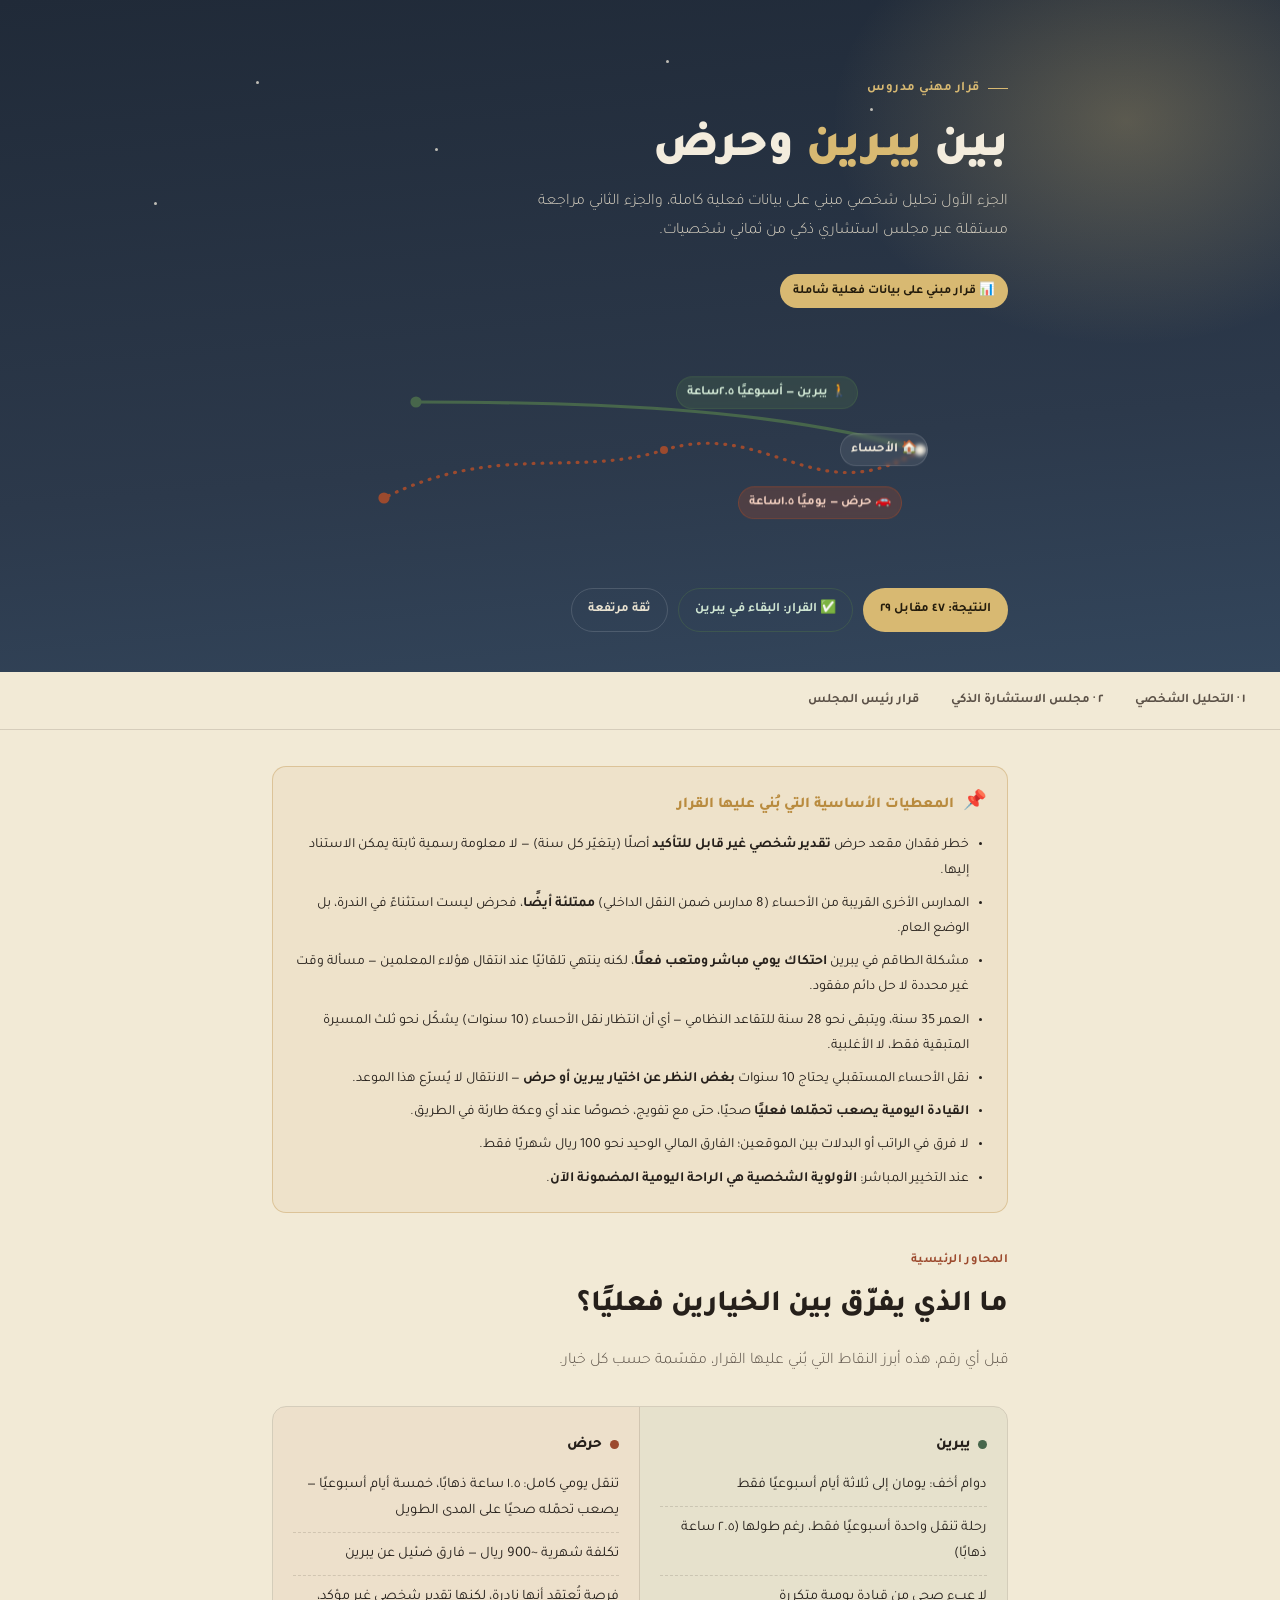
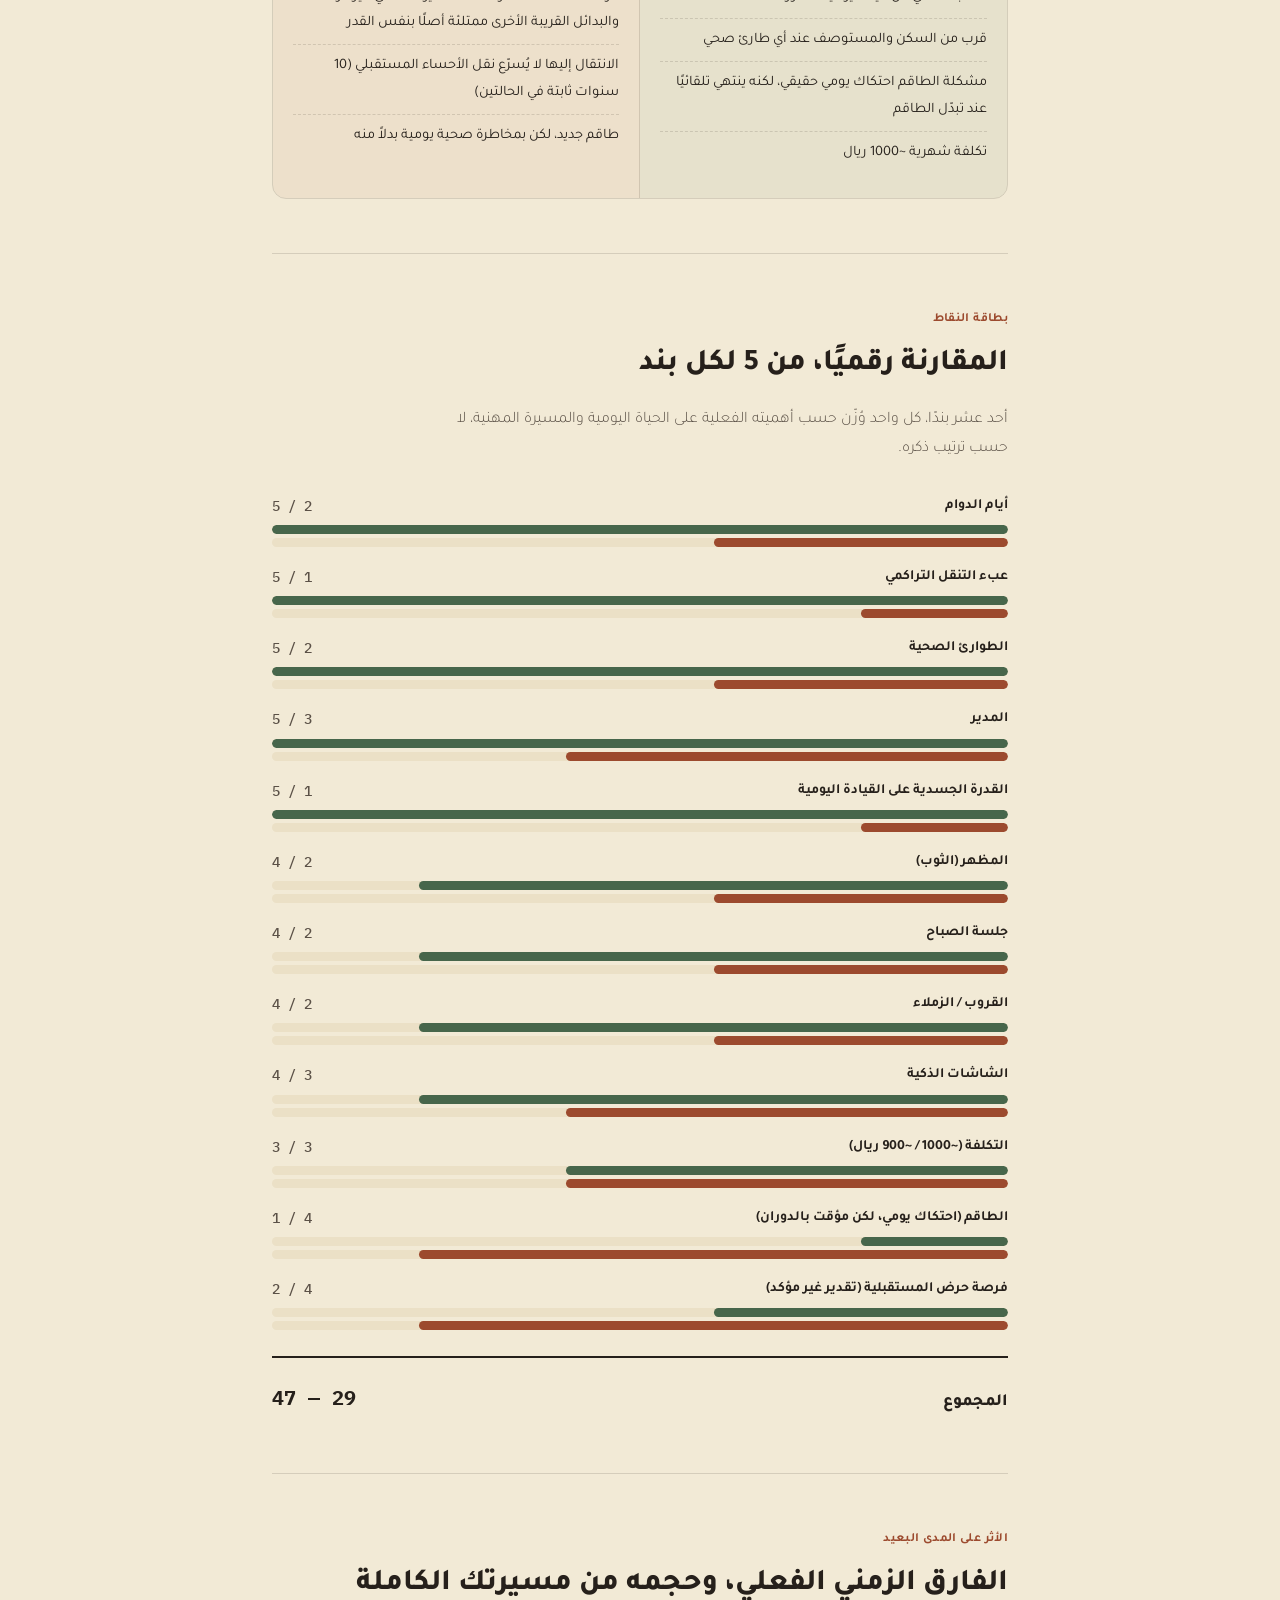
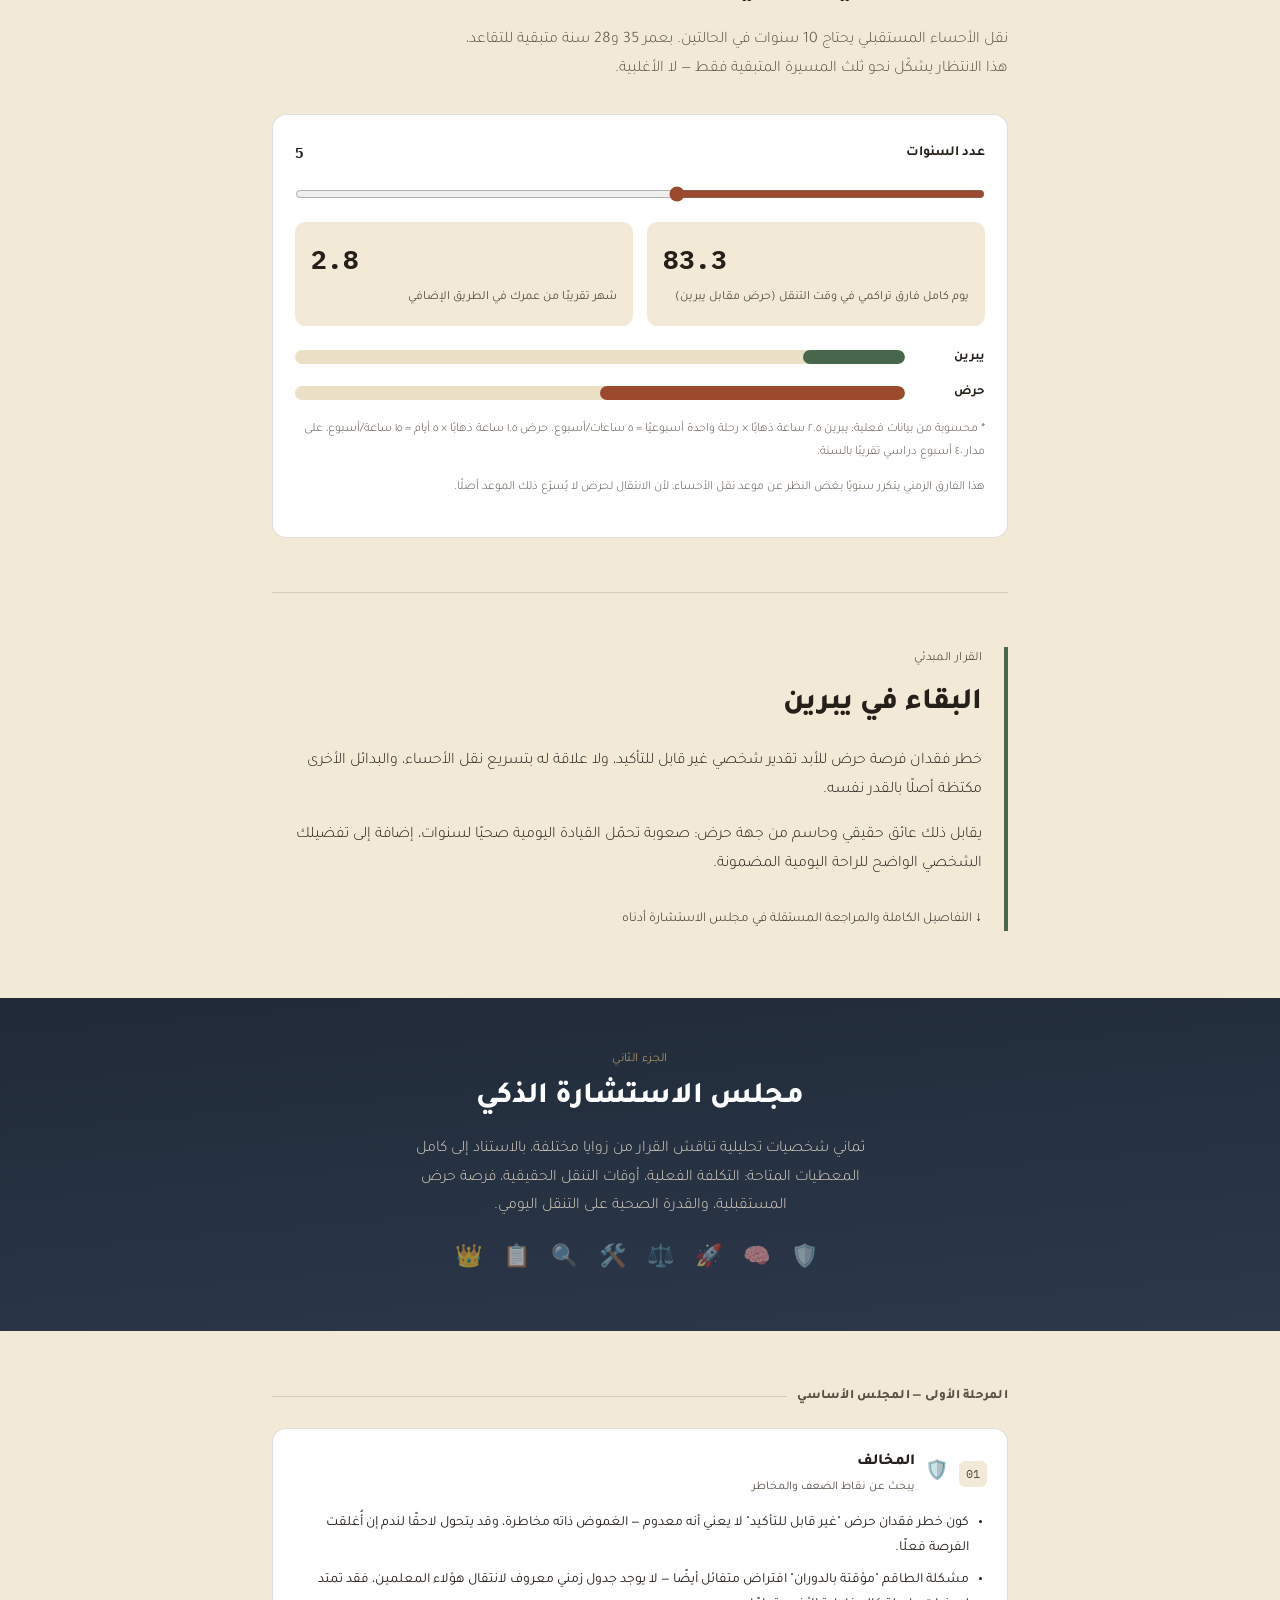
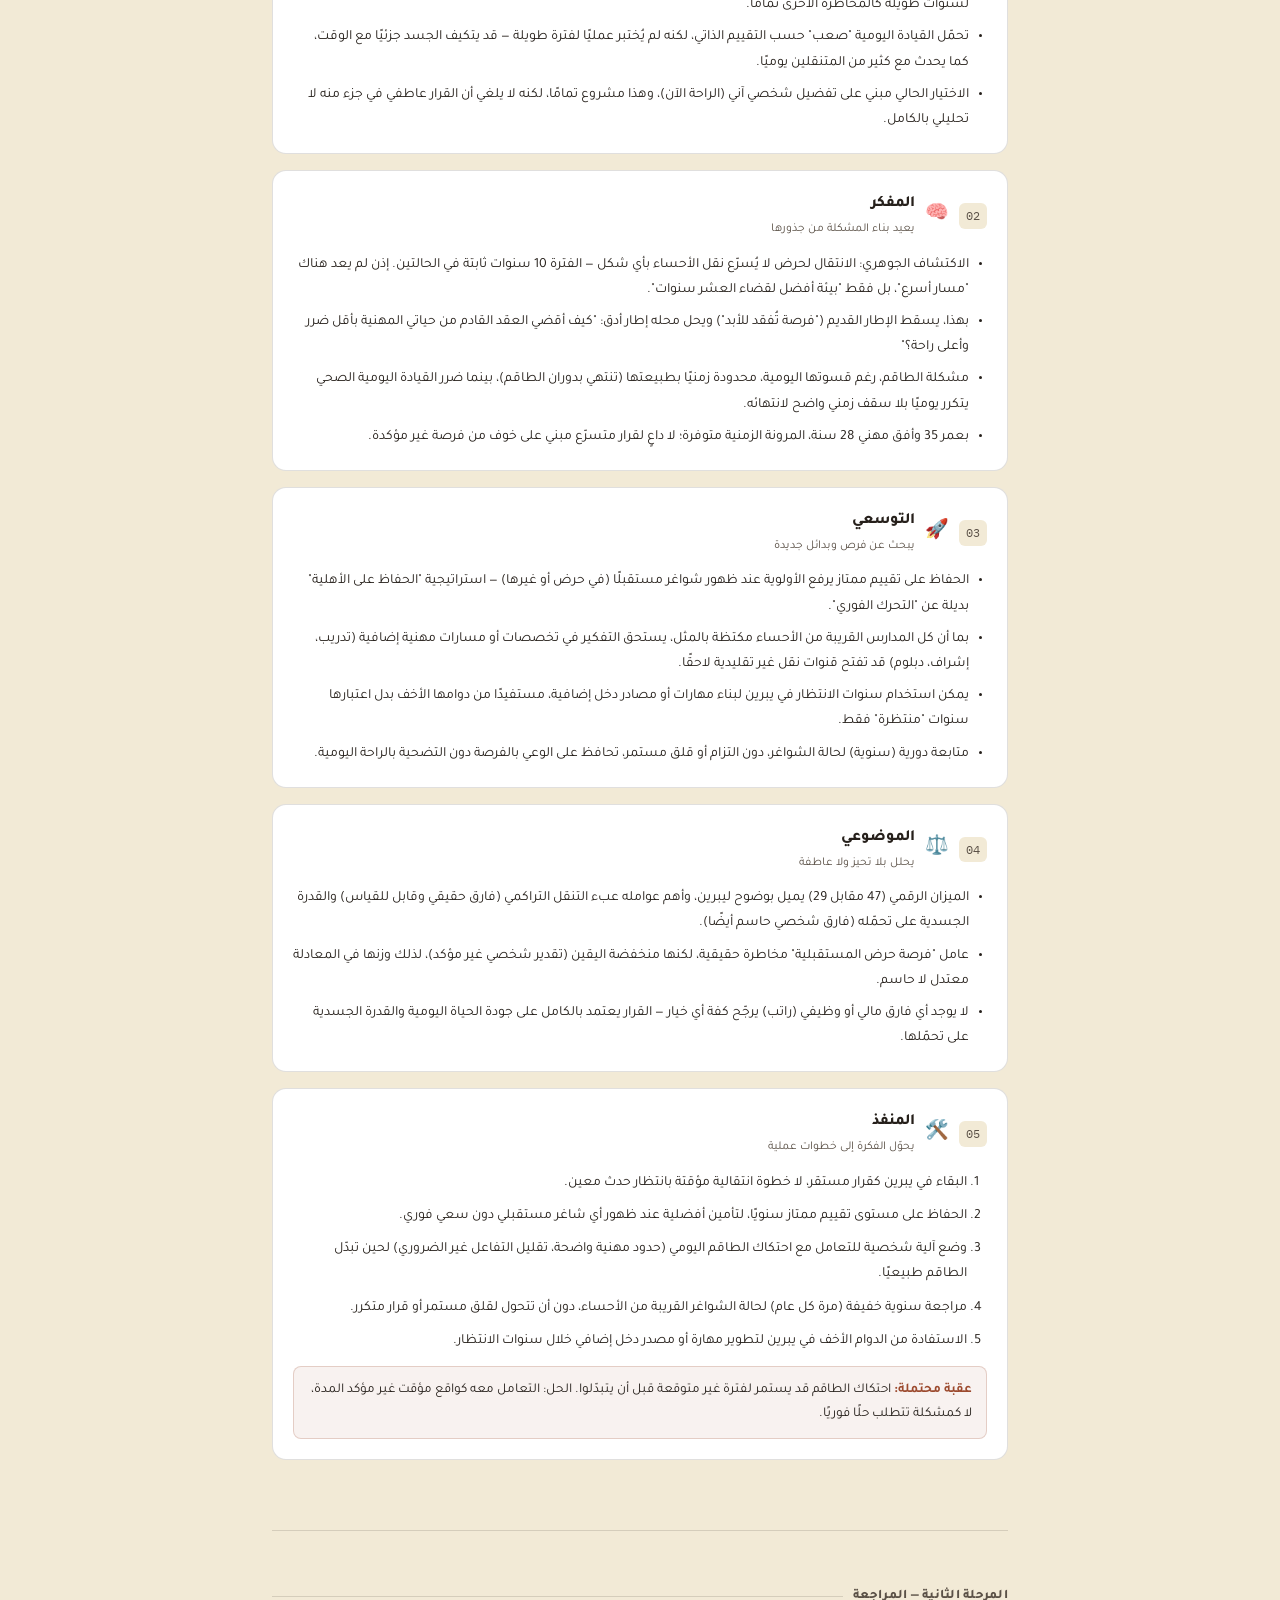
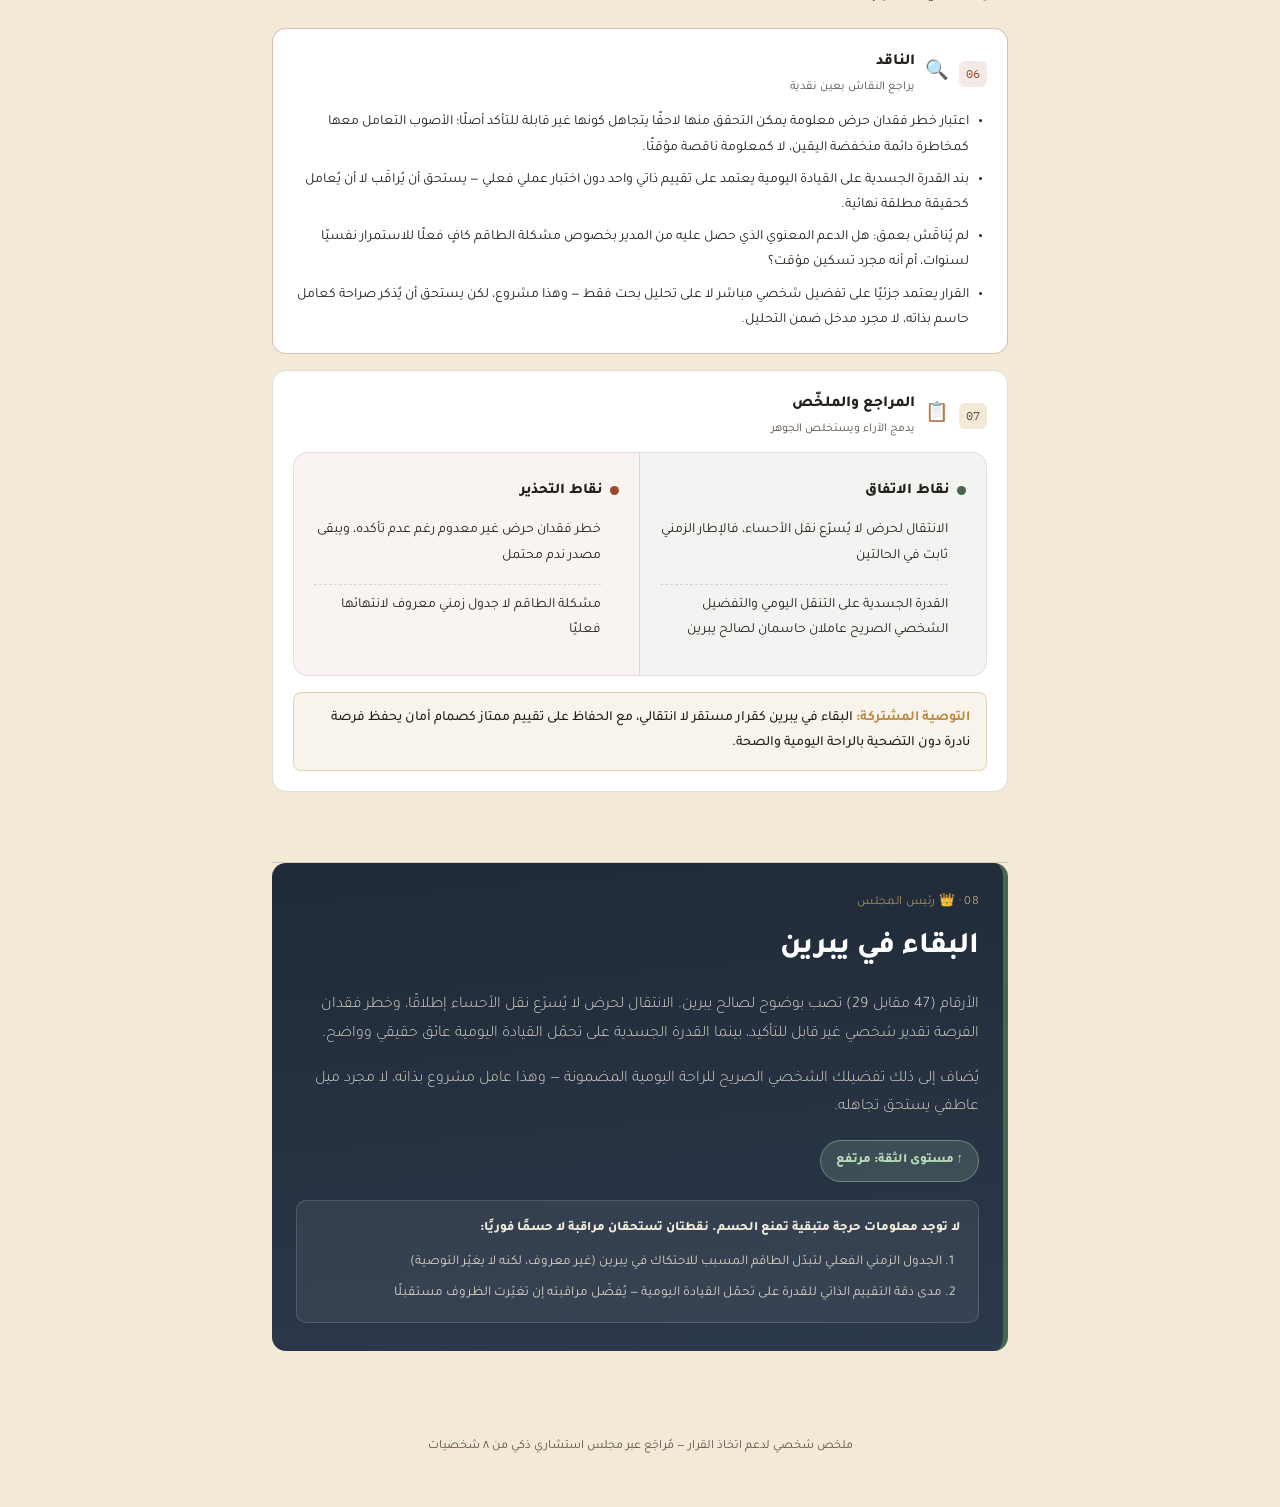
<file: posts/Y-VS-H-3.html>
<!DOCTYPE html>
<html lang="ar" dir="rtl">
<head>
<meta charset="UTF-8">
<meta name="viewport" content="width=device-width, initial-scale=1.0">
<title>بين يبرين وحرض: قرار موزون ومراجعة مجلس استشاري</title>
<link rel="preconnect" href="https://fonts.googleapis.com">
<link rel="preconnect" href="https://fonts.gstatic.com" crossorigin>
<link href="https://fonts.googleapis.com/css2?family=Tajawal:wght@200;300;400;500;700;800;900&family=IBM+Plex+Mono:wght@400;500;600&display=swap" rel="stylesheet">
<style>
  :root{
    --sand: #F2EAD6; --sand-2: #EBE0C6; --ink: #26201B; --ink-soft: #5B5147;
    --night: #202A38; --night-2: #2C394B; --gold: #B98B3E; --gold-soft: #D8B972;
    --rust: #9C4A2E; --rust-soft: #C97E5D; --palm: #47664B;
    --line: rgba(38,32,27,0.14); --line-dark: rgba(255,255,255,0.14); --radius: 14px;
  }
  * { box-sizing: border-box; }
  html { scroll-behavior: smooth; }
  body{ margin:0; background: var(--sand); color: var(--ink); font-family: 'Tajawal', 'Segoe UI', Tahoma, sans-serif; line-height: 1.8; -webkit-font-smoothing: antialiased; }
  .mono{ font-family: 'IBM Plex Mono', monospace; direction: ltr; unicode-bidi: isolate; }
  .wrap{ max-width: 780px; margin: 0 auto; padding: 0 22px; }

  .hero{ position: relative; background: linear-gradient(175deg, var(--night) 0%, var(--night-2) 65%, #33465C 100%); color: #F3ECDD; padding: 64px 0 40px; overflow: hidden; }
  .hero::before{ content:""; position:absolute; inset:0; background: radial-gradient(420px 320px at 88% 18%, rgba(216,185,114,0.30), transparent 70%); pointer-events:none; }
  .star{ position:absolute; width:3px; height:3px; background: rgba(243,236,221,0.75); border-radius:50%; }
  .eyebrow{ display:inline-flex; align-items:center; gap:8px; font-size: 13px; letter-spacing: .04em; color: var(--gold-soft); font-weight: 700; margin-bottom: 18px; position: relative; z-index: 2; }
  .eyebrow::before{ content:""; width: 20px; height: 1px; background: var(--gold-soft); display:inline-block; }
  .hero h1{ font-size: clamp(32px, 7vw, 48px); font-weight: 900; margin: 0 0 10px; position: relative; z-index: 2; line-height: 1.25; }
  .hero h1 span{ color: var(--gold-soft); }
  .hero p.lede{ font-size: 16px; font-weight: 300; color: #D9D2C2; max-width: 58ch; margin: 0 0 28px; position: relative; z-index: 2; }
  .update-tag{ position: relative; z-index:2; display:inline-flex; align-items:center; gap:7px; font-size:12.5px; font-weight:700; color:#241C0C; background: var(--gold-soft); padding: 6px 13px; border-radius: 999px; margin-bottom: 22px; }

  .diagram-wrap{ position: relative; width: 100%; max-width: 640px; margin: 0 auto 18px; z-index: 2; }
  .diagram-wrap svg{ display:block; width:100%; height:auto; }
  .diagram-label{ position: absolute; transform: translate(0, -50%); font-size: 13px; font-weight: 700; white-space: nowrap; display:flex; align-items:center; gap:6px; padding: 4px 10px; border-radius: 999px; backdrop-filter: blur(2px); }
  .lbl-home{ background: rgba(255,255,255,0.08); color:#F3ECDD; border:1px solid var(--line-dark); }
  .lbl-yabreen{ background: rgba(71,102,75,0.35); color:#CFE5D2; border:1px solid rgba(71,102,75,0.6); }
  .lbl-hard{ background: rgba(156,74,46,0.30); color:#F0CDBE; border:1px solid rgba(156,74,46,0.55); }

  .verdict-strip{ position: relative; z-index: 2; display:flex; flex-wrap: wrap; gap: 10px; margin-top: 8px; }
  .chip{ font-size: 13px; font-weight: 700; padding: 9px 16px; border-radius: 999px; border: 1px solid var(--line-dark); }
  .chip.strong{ background: var(--gold-soft); color: #241C0C; border-color: transparent; }
  .chip.ghost{ color: #E9E2D0; }
  .chip.ok{ color: #CFE5D2; border-color: rgba(71,102,75,0.55); }

  .subnav{ position: sticky; top: 0; z-index: 20; background: rgba(242,234,214,0.92); backdrop-filter: blur(6px); border-bottom: 1px solid var(--line); }
  .subnav-inner{ display:flex; gap: 6px; padding: 10px 22px; overflow-x: auto; }
  .subnav a{ font-size: 13px; font-weight: 700; color: var(--ink-soft); text-decoration: none; padding: 7px 13px; border-radius: 999px; white-space: nowrap; transition: background .2s ease, color .2s ease; }
  .subnav a:hover, .subnav a:focus-visible{ background: var(--sand-2); color: var(--ink); }

  .update-box{ border: 1px solid rgba(185,139,62,0.35); background: rgba(185,139,62,0.08); border-radius: var(--radius); padding: 20px 20px; margin-top: 36px; }
  .update-box .role-head{ display:flex; align-items:center; gap:9px; margin-bottom: 12px; }
  .update-box h3{ font-size: 15px; font-weight: 800; margin:0; color: var(--gold); }
  .update-box ul{ margin:0; padding-right: 18px; }
  .update-box li{ font-size: 14px; margin-bottom: 8px; }
  .update-box li:last-child{ margin-bottom:0; }
  .update-box b{ color: var(--ink); }

  section{ padding: 54px 0; scroll-margin-top: 58px; }
  section + section{ border-top: 1px solid var(--line); }
  .kicker{ font-size: 12.5px; font-weight: 700; color: var(--rust); letter-spacing: .03em; margin: 0 0 8px; }
  h2{ font-size: clamp(24px, 4.5vw, 30px); font-weight: 800; margin: 0 0 14px; }
  .section-intro{ color: var(--ink-soft); font-weight: 300; max-width: 62ch; margin: 0 0 30px; }

  .axes-grid{ display: grid; grid-template-columns: 1fr 1fr; gap: 0; border: 1px solid var(--line); border-radius: var(--radius); overflow: hidden; }
  .axes-col{ padding: 24px 20px; }
  .axes-col.yabreen{ background: rgba(71,102,75,0.07); }
  .axes-col.hard{ background: rgba(156,74,46,0.06); border-right: 1px solid var(--line); }
  .axes-col h3{ font-size: 15px; font-weight: 800; margin: 0 0 14px; display:flex; align-items:center; gap:8px; }
  .dot{ width:9px; height:9px; border-radius:50%; display:inline-block; flex-shrink:0; }
  .dot.yabreen{ background: var(--palm); }
  .dot.hard{ background: var(--rust); }
  .axes-col ul{ margin:0; padding:0; list-style:none; }
  .axes-col li{ font-size: 14.5px; font-weight: 400; color: var(--ink); padding: 8px 0; border-top: 1px dashed var(--line); }
  .axes-col li:first-child{ border-top:none; padding-top:0; }
  @media (max-width: 620px){ .axes-grid{ grid-template-columns: 1fr; } .axes-col.hard{ border-right:none; border-top: 1px solid var(--line); } }

  .score-row{ margin-bottom: 18px; }
  .score-label{ display:flex; justify-content: space-between; font-size: 14px; font-weight: 700; margin-bottom: 6px; }
  .score-label .nums{ color: var(--ink-soft); font-weight: 500; }
  .bar-track{ background: var(--sand-2); border-radius: 999px; height: 9px; display:flex; overflow:hidden; margin-bottom: 4px; }
  .bar-fill{ height:100%; border-radius:999px; }
  .bar-fill.yabreen{ background: var(--palm); }
  .bar-fill.hard{ background: var(--rust); }
  .score-total{ margin-top: 26px; padding-top: 22px; border-top: 2px solid var(--ink); display:flex; justify-content: space-between; align-items: baseline; font-weight: 800; font-size: 17px; }
  .score-total .mono{ font-size: 20px; }

  .slider-card{ border: 1px solid var(--line); border-radius: var(--radius); padding: 26px 22px; background: #fff; }
  .slider-top{ display:flex; justify-content: space-between; align-items: center; margin-bottom: 6px; font-weight: 700; font-size: 14px; }
  input[type="range"]{ width: 100%; accent-color: var(--rust); margin: 14px 0 20px; }
  .impact-figures{ display:grid; grid-template-columns: 1fr 1fr; gap: 14px; margin-bottom: 20px; }
  .figure{ background: var(--sand); border-radius: 10px; padding: 14px 16px; }
  .figure .num{ font-size: 26px; font-weight: 700; display:block; }
  .figure .cap{ font-size: 12.5px; color: var(--ink-soft); }
  .growth-bars{ display:flex; flex-direction: column; gap: 12px; margin-bottom: 14px; }
  .growth-row{ display:flex; align-items:center; gap: 10px; }
  .growth-row .g-label{ font-size: 13px; font-weight:700; width: 70px; flex-shrink:0; }
  .growth-track{ flex:1; background: var(--sand-2); border-radius: 999px; height: 14px; overflow:hidden; }
  .growth-fill{ height:100%; border-radius:999px; transition: width .35s ease; }
  .growth-fill.yabreen{ background: var(--palm); }
  .growth-fill.hard{ background: var(--rust); }
  .footnote{ font-size: 12.5px; color: var(--ink-soft); font-weight: 300; margin-top: 4px; }
  .footnote + .footnote{ margin-top: 8px; }

  .verdict-box{ border-right: 4px solid var(--palm); padding-right: 22px; }
  .verdict-box h2{ margin-bottom: 16px; }
  .verdict-box p{ font-weight: 300; color: var(--ink); }
  .verdict-box p.tight{ margin-bottom: 12px; }
  .note-box{ margin-top: 24px; background: rgba(71,102,75,0.08); border: 1px solid rgba(71,102,75,0.25); border-radius: 10px; padding: 16px 18px; font-size: 14px; }
  .note-box b{ color: var(--palm); }
  .next-pointer{ margin-top: 28px; font-size: 13.5px; font-weight: 700; color: var(--ink-soft); display:flex; align-items:center; gap:8px; }

  .chapter-divider{ background: linear-gradient(175deg, var(--night), var(--night-2)); color:#F3ECDD; text-align:center; padding: 50px 22px; }
  .chapter-divider .kicker{ color: var(--gold-soft); }
  .chapter-divider h2{ color:#fff; margin-bottom:10px; }
  .chapter-divider p{ color:#D9D2C2; font-weight:300; max-width:56ch; margin:0 auto; }
  .chapter-divider .icons-row{ margin-top:20px; font-size:22px; opacity:.55; letter-spacing:8px; }

  .phase-title{ display:flex; align-items:center; gap:10px; font-size: 13px; font-weight: 800; color: var(--ink-soft); letter-spacing:.02em; margin: 0 0 20px; }
  .phase-title::after{ content:""; flex:1; height:1px; background: var(--line); }

  .council-card{ border: 1px solid var(--line); border-radius: var(--radius); background: #fff; padding: 20px 20px; margin-bottom: 16px; }
  .role-head{ display:flex; align-items:center; gap:10px; margin-bottom: 12px; }
  .role-num{ font-size: 12px; color: var(--ink-soft); background: var(--sand); border-radius: 6px; padding: 2px 7px; flex-shrink:0; }
  .role-icon{ font-size: 19px; flex-shrink:0; }
  .role-titles{ display:flex; flex-direction:column; }
  .role-titles h3{ font-size: 15.5px; font-weight: 800; margin:0; }
  .role-titles span{ font-size: 12px; color: var(--ink-soft); font-weight: 400; }
  .council-card ul{ margin:0; padding-right: 18px; }
  .council-card li{ font-size: 14px; margin-bottom: 7px; }
  .council-card li:last-child{ margin-bottom:0; }
  .council-card ol{ margin:0; padding-right: 20px; }
  .council-card ol li{ font-size: 14px; margin-bottom: 8px; }
  .council-card.critic{ border-color: rgba(156,74,46,0.35); }
  .council-card.critic .role-num{ background: rgba(156,74,46,0.12); color: var(--rust); }
  .obstacle-note{ margin-top: 12px; background: rgba(156,74,46,0.07); border: 1px solid rgba(156,74,46,0.22); border-radius: 8px; padding: 11px 14px; font-size: 13.5px; }
  .obstacle-note b{ color: var(--rust); }
  .reco-line{ margin-top: 16px; background: rgba(185,139,62,0.10); border: 1px solid rgba(185,139,62,0.3); border-radius: 8px; padding: 13px 16px; font-size: 14px; font-weight: 500; }
  .reco-line b{ color: var(--gold); }

  .final-decision{ background: linear-gradient(175deg, var(--night), var(--night-2)); color:#F3ECDD; border-radius: var(--radius); border-right: 5px solid var(--palm); padding: 28px 24px; }
  .final-decision .kicker{ color: var(--gold-soft); }
  .final-decision h2{ color:#fff; }
  .final-decision p{ color:#D9D2C2; font-weight:300; }
  .final-decision p.tight{ margin-bottom:12px; }
  .confidence-row{ display:flex; align-items:center; gap:10px; margin: 18px 0; flex-wrap:wrap; }
  .confidence-chip{ font-size: 13px; font-weight: 800; padding: 8px 15px; border-radius: 999px; background: rgba(159,201,166,0.18); border: 1px solid rgba(159,201,166,0.45); color: #B9DABE; }
  .confidence-chip.up::before{ content:"↑ "; }
  .missing-info{ margin-top: 16px; background: rgba(255,255,255,0.06); border: 1px solid var(--line-dark); border-radius: 10px; padding: 16px 18px; }
  .missing-info p.label{ font-size: 13px; font-weight: 800; color:#F3ECDD; margin: 0 0 10px; }
  .missing-info ol{ margin:0; padding-right: 18px; }
  .missing-info li{ font-size: 13.5px; color:#D9D2C2; margin-bottom: 7px; }
  .missing-info li:last-child{ margin-bottom:0; }

  footer{ padding: 30px 0 50px; text-align:center; font-size: 12.5px; color: var(--ink-soft); }
  .reveal{ opacity: 0; transform: translateY(14px); transition: opacity .6s ease, transform .6s ease; }
  .reveal.visible{ opacity: 1; transform: translateY(0); }
  @media (prefers-reduced-motion: reduce){ html{ scroll-behavior: auto; } .reveal{ opacity:1; transform:none; transition:none; } .growth-fill{ transition:none; } }
  :focus-visible{ outline: 2px solid var(--gold); outline-offset: 2px; }
</style>
</head>
<body>

<header class="hero">
  <div class="star" style="top:12%; left:20%;"></div>
  <div class="star" style="top:22%; left:34%;"></div>
  <div class="star" style="top:9%; left:52%;"></div>
  <div class="star" style="top:30%; left:12%;"></div>
  <div class="star" style="top:16%; left:68%;"></div>
  <div class="wrap">
    <p class="eyebrow">قرار مهني مدروس</p>
    <h1>بين <span>يبرين</span> وحرض</h1>
    <p class="lede">الجزء الأول تحليل شخصي مبني على بيانات فعلية كاملة، والجزء الثاني مراجعة مستقلة عبر مجلس استشاري ذكي من ثماني شخصيات.</p>
    <span class="update-tag">📊 قرار مبني على بيانات فعلية شاملة</span>

    <div class="diagram-wrap">
      <svg viewBox="0 0 800 300" xmlns="http://www.w3.org/2000/svg" aria-hidden="true">
        <path d="M750,150 C 560,95 320,90 120,90" fill="none" stroke="#47664B" stroke-width="4" stroke-linecap="round"/>
        <path d="M750,150 C 620,230 560,110 430,150 C 320,185 220,140 80,210" fill="none" stroke="#9C4A2E" stroke-width="4" stroke-linecap="round" stroke-dasharray="1 10" stroke-dashoffset="0"/>
        <circle cx="750" cy="150" r="7" fill="#F3ECDD"/>
        <circle cx="120" cy="90" r="7" fill="#47664B"/>
        <circle cx="430" cy="150" r="5" fill="#9C4A2E"/>
        <circle cx="80" cy="210" r="7" fill="#9C4A2E"/>
      </svg>
      <span class="diagram-label lbl-home" style="right:5%; top:50%;">🏠 الأحساء</span>
      <span class="diagram-label lbl-yabreen" style="right:16%; top:26%;">🚶 يبرين — أسبوعيًا ٢.٥ساعة</span>
      <span class="diagram-label lbl-hard" style="right:9%; top:72%;">🚗 حرض — يوميًا ١.٥ساعة</span>
    </div>

    <div class="verdict-strip">
      <span class="chip strong">النتيجة: ٤٧ مقابل ٢٩</span>
      <span class="chip ok">✅ القرار: البقاء في يبرين</span>
      <span class="chip ghost">ثقة مرتفعة</span>
    </div>
  </div>
</header>

<nav class="subnav">
  <div class="subnav-inner">
    <a href="#personal">١ · التحليل الشخصي</a>
    <a href="#council">٢ · مجلس الاستشارة الذكي</a>
    <a href="#chair-decision">قرار رئيس المجلس</a>
  </div>
</nav>

<main class="wrap">

  <div class="update-box">
    <div class="role-head"><span class="role-icon">📌</span><h3>المعطيات الأساسية التي بُني عليها القرار</h3></div>
    <ul>
      <li>خطر فقدان مقعد حرض <b>تقدير شخصي غير قابل للتأكيد</b> أصلًا (يتغيّر كل سنة) — لا معلومة رسمية ثابتة يمكن الاستناد إليها.</li>
      <li>المدارس الأخرى القريبة من الأحساء (8 مدارس ضمن النقل الداخلي) <b>ممتلئة أيضًا</b>، فحرض ليست استثناءً في الندرة، بل الوضع العام.</li>
      <li>مشكلة الطاقم في يبرين <b>احتكاك يومي مباشر ومتعب فعلًا</b>، لكنه ينتهي تلقائيًا عند انتقال هؤلاء المعلمين — مسألة وقت غير محددة لا حل دائم مفقود.</li>
      <li>العمر 35 سنة، ويتبقى نحو 28 سنة للتقاعد النظامي — أي أن انتظار نقل الأحساء (10 سنوات) يشكّل نحو ثلث المسيرة المتبقية فقط، لا الأغلبية.</li>
      <li>نقل الأحساء المستقبلي يحتاج 10 سنوات <b>بغض النظر عن اختيار يبرين أو حرض</b> — الانتقال لا يُسرّع هذا الموعد.</li>
      <li><b>القيادة اليومية يصعب تحمّلها فعليًا</b> صحيًا، حتى مع تفويج، خصوصًا عند أي وعكة طارئة في الطريق.</li>
      <li>لا فرق في الراتب أو البدلات بين الموقعين؛ الفارق المالي الوحيد نحو 100 ريال شهريًا فقط.</li>
      <li>عند التخيير المباشر: <b>الأولوية الشخصية هي الراحة اليومية المضمونة الآن</b>.</li>
    </ul>
  </div>

  <section class="reveal" id="personal" style="padding-top:36px;">
    <p class="kicker">المحاور الرئيسية</p>
    <h2>ما الذي يفرّق بين الخيارين فعليًا؟</h2>
    <p class="section-intro">قبل أي رقم، هذه أبرز النقاط التي بُني عليها القرار، مقسّمة حسب كل خيار.</p>

    <div class="axes-grid">
      <div class="axes-col yabreen">
        <h3><span class="dot yabreen"></span> يبرين</h3>
        <ul>
          <li>دوام أخف: يومان إلى ثلاثة أيام أسبوعيًا فقط</li>
          <li>رحلة تنقل واحدة أسبوعيًا فقط، رغم طولها (٢.٥ ساعة ذهابًا)</li>
          <li>لا عبء صحي من قيادة يومية متكررة</li>
          <li>قرب من السكن والمستوصف عند أي طارئ صحي</li>
          <li>مشكلة الطاقم احتكاك يومي حقيقي، لكنه ينتهي تلقائيًا عند تبدّل الطاقم</li>
          <li>تكلفة شهرية ~1000 ريال</li>
        </ul>
      </div>
      <div class="axes-col hard">
        <h3><span class="dot hard"></span> حرض</h3>
        <ul>
          <li>تنقل يومي كامل: ١.٥ ساعة ذهابًا، خمسة أيام أسبوعيًا — يصعب تحمّله صحيًا على المدى الطويل</li>
          <li>تكلفة شهرية ~900 ريال — فارق ضئيل عن يبرين</li>
          <li>فرصة تُعتقد أنها نادرة، لكنها تقدير شخصي غير مؤكد، والبدائل القريبة الأخرى ممتلئة أصلًا بنفس القدر</li>
          <li>الانتقال إليها لا يُسرّع نقل الأحساء المستقبلي (10 سنوات ثابتة في الحالتين)</li>
          <li>طاقم جديد، لكن بمخاطرة صحية يومية بدلاً منه</li>
        </ul>
      </div>
    </div>
  </section>

  <section class="reveal">
    <p class="kicker">بطاقة النقاط</p>
    <h2>المقارنة رقميًا، من 5 لكل بند</h2>
    <p class="section-intro">أحد عشر بندًا، كل واحد وُزّن حسب أهميته الفعلية على الحياة اليومية والمسيرة المهنية، لا حسب ترتيب ذكره.</p>

    <div class="scorecard">
      <div class="score-row">
        <div class="score-label"><span>أيام الدوام</span><span class="nums mono">5 / 2</span></div>
        <div class="bar-track"><div class="bar-fill yabreen" style="width:100%"></div></div>
        <div class="bar-track"><div class="bar-fill hard" style="width:40%"></div></div>
      </div>
      <div class="score-row">
        <div class="score-label"><span>عبء التنقل التراكمي</span><span class="nums mono">5 / 1</span></div>
        <div class="bar-track"><div class="bar-fill yabreen" style="width:100%"></div></div>
        <div class="bar-track"><div class="bar-fill hard" style="width:20%"></div></div>
      </div>
      <div class="score-row">
        <div class="score-label"><span>الطوارئ الصحية</span><span class="nums mono">5 / 2</span></div>
        <div class="bar-track"><div class="bar-fill yabreen" style="width:100%"></div></div>
        <div class="bar-track"><div class="bar-fill hard" style="width:40%"></div></div>
      </div>
      <div class="score-row">
        <div class="score-label"><span>المدير</span><span class="nums mono">5 / 3</span></div>
        <div class="bar-track"><div class="bar-fill yabreen" style="width:100%"></div></div>
        <div class="bar-track"><div class="bar-fill hard" style="width:60%"></div></div>
      </div>
      <div class="score-row">
        <div class="score-label"><span>القدرة الجسدية على القيادة اليومية</span><span class="nums mono">5 / 1</span></div>
        <div class="bar-track"><div class="bar-fill yabreen" style="width:100%"></div></div>
        <div class="bar-track"><div class="bar-fill hard" style="width:20%"></div></div>
      </div>
      <div class="score-row">
        <div class="score-label"><span>المظهر (الثوب)</span><span class="nums mono">4 / 2</span></div>
        <div class="bar-track"><div class="bar-fill yabreen" style="width:80%"></div></div>
        <div class="bar-track"><div class="bar-fill hard" style="width:40%"></div></div>
      </div>
      <div class="score-row">
        <div class="score-label"><span>جلسة الصباح</span><span class="nums mono">4 / 2</span></div>
        <div class="bar-track"><div class="bar-fill yabreen" style="width:80%"></div></div>
        <div class="bar-track"><div class="bar-fill hard" style="width:40%"></div></div>
      </div>
      <div class="score-row">
        <div class="score-label"><span>القروب / الزملاء</span><span class="nums mono">4 / 2</span></div>
        <div class="bar-track"><div class="bar-fill yabreen" style="width:80%"></div></div>
        <div class="bar-track"><div class="bar-fill hard" style="width:40%"></div></div>
      </div>
      <div class="score-row">
        <div class="score-label"><span>الشاشات الذكية</span><span class="nums mono">4 / 3</span></div>
        <div class="bar-track"><div class="bar-fill yabreen" style="width:80%"></div></div>
        <div class="bar-track"><div class="bar-fill hard" style="width:60%"></div></div>
      </div>
      <div class="score-row">
        <div class="score-label"><span>التكلفة (~1000 / ~900 ريال)</span><span class="nums mono">3 / 3</span></div>
        <div class="bar-track"><div class="bar-fill yabreen" style="width:60%"></div></div>
        <div class="bar-track"><div class="bar-fill hard" style="width:60%"></div></div>
      </div>
      <div class="score-row">
        <div class="score-label"><span>الطاقم (احتكاك يومي، لكن مؤقت بالدوران)</span><span class="nums mono">1 / 4</span></div>
        <div class="bar-track"><div class="bar-fill yabreen" style="width:20%"></div></div>
        <div class="bar-track"><div class="bar-fill hard" style="width:80%"></div></div>
      </div>
      <div class="score-row">
        <div class="score-label"><span>فرصة حرض المستقبلية (تقدير غير مؤكد)</span><span class="nums mono">2 / 4</span></div>
        <div class="bar-track"><div class="bar-fill yabreen" style="width:40%"></div></div>
        <div class="bar-track"><div class="bar-fill hard" style="width:80%"></div></div>
      </div>

      <div class="score-total">
        <span>المجموع</span>
        <span class="mono">47 — 29</span>
      </div>
    </div>
  </section>

  <section class="reveal">
    <p class="kicker">الأثر على المدى البعيد</p>
    <h2>الفارق الزمني الفعلي، وحجمه من مسيرتك الكاملة</h2>
    <p class="section-intro">نقل الأحساء المستقبلي يحتاج 10 سنوات في الحالتين. بعمر 35 و28 سنة متبقية للتقاعد، هذا الانتظار يشكّل نحو ثلث المسيرة المتبقية فقط — لا الأغلبية.</p>

    <div class="slider-card">
      <div class="slider-top">
        <span>عدد السنوات</span>
        <span class="mono" id="yearsValue">5</span>
      </div>
      <input type="range" min="1" max="10" step="1" value="5" id="yearsRange" aria-label="عدد السنوات">

      <div class="impact-figures">
        <div class="figure">
          <span class="num mono" id="daysLost">83.3</span>
          <span class="cap">يوم كامل فارق تراكمي في وقت التنقل (حرض مقابل يبرين)</span>
        </div>
        <div class="figure">
          <span class="num mono" id="monthsLost">2.8</span>
          <span class="cap">شهر تقريبًا من عمرك في الطريق الإضافي</span>
        </div>
      </div>

      <div class="growth-bars">
        <div class="growth-row">
          <span class="g-label">يبرين</span>
          <div class="growth-track"><div class="growth-fill yabreen" id="yabreenBar" style="width:16.7%"></div></div>
        </div>
        <div class="growth-row">
          <span class="g-label">حرض</span>
          <div class="growth-track"><div class="growth-fill hard" id="hardBar" style="width:50%"></div></div>
        </div>
      </div>

      <p class="footnote">* محسوبة من بيانات فعلية: يبرين ٢.٥ ساعة ذهابًا × رحلة واحدة أسبوعيًا = ٥ ساعات/أسبوع. حرض ١.٥ ساعة ذهابًا × ٥ أيام = ١٥ ساعة/أسبوع، على مدار ٤٠ أسبوع دراسي تقريبًا بالسنة.</p>
      <p class="footnote">هذا الفارق الزمني يتكرر سنويًا بغض النظر عن موعد نقل الأحساء، لأن الانتقال لحرض لا يُسرّع ذلك الموعد أصلًا.</p>
    </div>
  </section>

  <section class="reveal">
    <div class="verdict-box">
      <p class="kicker">القرار المبدئي</p>
      <h2>البقاء في يبرين</h2>
      <p class="tight">خطر فقدان فرصة حرض للأبد تقدير شخصي غير قابل للتأكيد، ولا علاقة له بتسريع نقل الأحساء، والبدائل الأخرى مكتظة أصلًا بالقدر نفسه.</p>
      <p>يقابل ذلك عائق حقيقي وحاسم من جهة حرض: صعوبة تحمّل القيادة اليومية صحيًا لسنوات، إضافة إلى تفضيلك الشخصي الواضح للراحة اليومية المضمونة.</p>
      <p class="next-pointer">↓ التفاصيل الكاملة والمراجعة المستقلة في مجلس الاستشارة أدناه</p>
    </div>
  </section>
</main>

<div class="chapter-divider">
  <div class="wrap">
    <p class="kicker">الجزء الثاني</p>
    <h2>مجلس الاستشارة الذكي</h2>
    <p>ثماني شخصيات تحليلية تناقش القرار من زوايا مختلفة، بالاستناد إلى كامل المعطيات المتاحة: التكلفة الفعلية، أوقات التنقل الحقيقية، فرصة حرض المستقبلية، والقدرة الصحية على التنقل اليومي.</p>
    <div class="icons-row">🛡️ 🧠 🚀 ⚖️ 🛠️ 🔍 📋 👑</div>
  </div>
</div>

<div class="wrap" id="council">

  <section class="reveal">
    <p class="phase-title">المرحلة الأولى — المجلس الأساسي</p>

    <div class="council-card">
      <div class="role-head">
        <span class="role-num mono">01</span>
        <span class="role-icon">🛡️</span>
        <div class="role-titles"><h3>المخالف</h3><span>يبحث عن نقاط الضعف والمخاطر</span></div>
      </div>
      <ul>
        <li>كون خطر فقدان حرض "غير قابل للتأكيد" لا يعني أنه معدوم — الغموض ذاته مخاطرة، وقد يتحول لاحقًا لندم إن أُغلقت الفرصة فعلًا.</li>
        <li>مشكلة الطاقم "مؤقتة بالدوران" افتراض متفائل أيضًا — لا يوجد جدول زمني معروف لانتقال هؤلاء المعلمين، فقد تمتد لسنوات طويلة كالمخاطرة الأخرى تمامًا.</li>
        <li>تحمّل القيادة اليومية "صعب" حسب التقييم الذاتي، لكنه لم يُختبر عمليًا لفترة طويلة — قد يتكيف الجسد جزئيًا مع الوقت، كما يحدث مع كثير من المتنقلين يوميًا.</li>
        <li>الاختيار الحالي مبني على تفضيل شخصي آني (الراحة الآن)، وهذا مشروع تمامًا، لكنه لا يلغي أن القرار عاطفي في جزء منه لا تحليلي بالكامل.</li>
      </ul>
    </div>

    <div class="council-card">
      <div class="role-head">
        <span class="role-num mono">02</span>
        <span class="role-icon">🧠</span>
        <div class="role-titles"><h3>المفكر</h3><span>يعيد بناء المشكلة من جذورها</span></div>
      </div>
      <ul>
        <li>الاكتشاف الجوهري: الانتقال لحرض لا يُسرّع نقل الأحساء بأي شكل — الفترة 10 سنوات ثابتة في الحالتين. إذن لم يعد هناك "مسار أسرع"، بل فقط "بيئة أفضل لقضاء العشر سنوات".</li>
        <li>بهذا، يسقط الإطار القديم ("فرصة تُفقد للأبد") ويحل محله إطار أدق: "كيف أقضي العقد القادم من حياتي المهنية بأقل ضرر وأعلى راحة؟"</li>
        <li>مشكلة الطاقم، رغم قسوتها اليومية، محدودة زمنيًا بطبيعتها (تنتهي بدوران الطاقم)، بينما ضرر القيادة اليومية الصحي يتكرر يوميًا بلا سقف زمني واضح لانتهائه.</li>
        <li>بعمر 35 وأفق مهني 28 سنة، المرونة الزمنية متوفرة؛ لا داعٍ لقرار متسرّع مبني على خوف من فرصة غير مؤكدة.</li>
      </ul>
    </div>

    <div class="council-card">
      <div class="role-head">
        <span class="role-num mono">03</span>
        <span class="role-icon">🚀</span>
        <div class="role-titles"><h3>التوسعي</h3><span>يبحث عن فرص وبدائل جديدة</span></div>
      </div>
      <ul>
        <li>الحفاظ على تقييم ممتاز يرفع الأولوية عند ظهور شواغر مستقبلًا (في حرض أو غيرها) — استراتيجية "الحفاظ على الأهلية" بديلة عن "التحرك الفوري".</li>
        <li>بما أن كل المدارس القريبة من الأحساء مكتظة بالمثل، يستحق التفكير في تخصصات أو مسارات مهنية إضافية (تدريب، إشراف، دبلوم) قد تفتح قنوات نقل غير تقليدية لاحقًا.</li>
        <li>يمكن استخدام سنوات الانتظار في يبرين لبناء مهارات أو مصادر دخل إضافية، مستفيدًا من دوامها الأخف بدل اعتبارها سنوات "منتظرة" فقط.</li>
        <li>متابعة دورية (سنوية) لحالة الشواغر، دون التزام أو قلق مستمر، تحافظ على الوعي بالفرصة دون التضحية بالراحة اليومية.</li>
      </ul>
    </div>

    <div class="council-card">
      <div class="role-head">
        <span class="role-num mono">04</span>
        <span class="role-icon">⚖️</span>
        <div class="role-titles"><h3>الموضوعي</h3><span>يحلل بلا تحيز ولا عاطفة</span></div>
      </div>
      <ul>
        <li>الميزان الرقمي (47 مقابل 29) يميل بوضوح ليبرين، وأهم عوامله عبء التنقل التراكمي (فارق حقيقي وقابل للقياس) والقدرة الجسدية على تحمّله (فارق شخصي حاسم أيضًا).</li>
        <li>عامل "فرصة حرض المستقبلية" مخاطرة حقيقية، لكنها منخفضة اليقين (تقدير شخصي غير مؤكد)، لذلك وزنها في المعادلة معتدل لا حاسم.</li>
        <li>لا يوجد أي فارق مالي أو وظيفي (راتب) يرجّح كفة أي خيار — القرار يعتمد بالكامل على جودة الحياة اليومية والقدرة الجسدية على تحمّلها.</li>
      </ul>
    </div>

    <div class="council-card">
      <div class="role-head">
        <span class="role-num mono">05</span>
        <span class="role-icon">🛠️</span>
        <div class="role-titles"><h3>المنفذ</h3><span>يحوّل الفكرة إلى خطوات عملية</span></div>
      </div>
      <ol>
        <li>البقاء في يبرين كقرار مستقر، لا خطوة انتقالية مؤقتة بانتظار حدث معين.</li>
        <li>الحفاظ على مستوى تقييم ممتاز سنويًا، لتأمين أفضلية عند ظهور أي شاغر مستقبلي دون سعي فوري.</li>
        <li>وضع آلية شخصية للتعامل مع احتكاك الطاقم اليومي (حدود مهنية واضحة، تقليل التفاعل غير الضروري) لحين تبدّل الطاقم طبيعيًا.</li>
        <li>مراجعة سنوية خفيفة (مرة كل عام) لحالة الشواغر القريبة من الأحساء، دون أن تتحول لقلق مستمر أو قرار متكرر.</li>
        <li>الاستفادة من الدوام الأخف في يبرين لتطوير مهارة أو مصدر دخل إضافي خلال سنوات الانتظار.</li>
      </ol>
      <div class="obstacle-note"><b>عقبة محتملة:</b> احتكاك الطاقم قد يستمر لفترة غير متوقعة قبل أن يتبدّلوا. الحل: التعامل معه كواقع مؤقت غير مؤكد المدة، لا كمشكلة تتطلب حلًا فوريًا.</div>
    </div>
  </section>

  <section class="reveal">
    <p class="phase-title">المرحلة الثانية — المراجعة</p>

    <div class="council-card critic">
      <div class="role-head">
        <span class="role-num mono">06</span>
        <span class="role-icon">🔍</span>
        <div class="role-titles"><h3>الناقد</h3><span>يراجع النقاش بعين نقدية</span></div>
      </div>
      <ul>
        <li>اعتبار خطر فقدان حرض معلومة يمكن التحقق منها لاحقًا يتجاهل كونها غير قابلة للتأكد أصلًا؛ الأصوب التعامل معها كمخاطرة دائمة منخفضة اليقين، لا كمعلومة ناقصة مؤقتًا.</li>
        <li>بند القدرة الجسدية على القيادة اليومية يعتمد على تقييم ذاتي واحد دون اختبار عملي فعلي — يستحق أن يُراقَب لا أن يُعامل كحقيقة مطلقة نهائية.</li>
        <li>لم يُناقَش بعمق: هل الدعم المعنوي الذي حصل عليه من المدير بخصوص مشكلة الطاقم كافٍ فعلًا للاستمرار نفسيًا لسنوات، أم أنه مجرد تسكين مؤقت؟</li>
        <li>القرار يعتمد جزئيًا على تفضيل شخصي مباشر لا على تحليل بحت فقط — وهذا مشروع، لكن يستحق أن يُذكر صراحة كعامل حاسم بذاته، لا مجرد مدخل ضمن التحليل.</li>
      </ul>
    </div>

    <div class="council-card">
      <div class="role-head">
        <span class="role-num mono">07</span>
        <span class="role-icon">📋</span>
        <div class="role-titles"><h3>المراجع والملخّص</h3><span>يدمج الآراء ويستخلص الجوهر</span></div>
      </div>

      <div class="axes-grid" style="margin-top:4px;">
        <div class="axes-col yabreen">
          <h3><span class="dot yabreen"></span> نقاط الاتفاق</h3>
          <ul>
            <li>الانتقال لحرض لا يُسرّع نقل الأحساء، فالإطار الزمني ثابت في الحالتين</li>
            <li>القدرة الجسدية على التنقل اليومي والتفضيل الشخصي الصريح عاملان حاسمان لصالح يبرين</li>
          </ul>
        </div>
        <div class="axes-col hard">
          <h3><span class="dot hard"></span> نقاط التحذير</h3>
          <ul>
            <li>خطر فقدان حرض غير معدوم رغم عدم تأكده، ويبقى مصدر ندم محتمل</li>
            <li>مشكلة الطاقم لا جدول زمني معروف لانتهائها فعليًا</li>
          </ul>
        </div>
      </div>

      <div class="reco-line"><b>التوصية المشتركة:</b> البقاء في يبرين كقرار مستقر لا انتقالي، مع الحفاظ على تقييم ممتاز كصمام أمان يحفظ فرصة نادرة دون التضحية بالراحة اليومية والصحة.</div>
    </div>
  </section>

  <section class="reveal" id="chair-decision" style="padding-top:0;">
    <div class="final-decision">
      <p class="kicker">08 · 👑 رئيس المجلس</p>
      <h2>البقاء في يبرين</h2>
      <p class="tight">الأرقام (47 مقابل 29) تصب بوضوح لصالح يبرين. الانتقال لحرض لا يُسرّع نقل الأحساء إطلاقًا، وخطر فقدان الفرصة تقدير شخصي غير قابل للتأكيد، بينما القدرة الجسدية على تحمّل القيادة اليومية عائق حقيقي وواضح.</p>
      <p>يُضاف إلى ذلك تفضيلك الشخصي الصريح للراحة اليومية المضمونة — وهذا عامل مشروع بذاته، لا مجرد ميل عاطفي يستحق تجاهله.</p>

      <div class="confidence-row">
        <span class="confidence-chip up">مستوى الثقة: مرتفع</span>
      </div>

      <div class="missing-info">
        <p class="label">لا توجد معلومات حرجة متبقية تمنع الحسم. نقطتان تستحقان مراقبة لا حسمًا فوريًا:</p>
        <ol>
          <li>الجدول الزمني الفعلي لتبدّل الطاقم المسبب للاحتكاك في يبرين (غير معروف، لكنه لا يغيّر التوصية)</li>
          <li>مدى دقة التقييم الذاتي للقدرة على تحمّل القيادة اليومية — يُفضّل مراقبته إن تغيّرت الظروف مستقبلًا</li>
        </ol>
      </div>
    </div>
  </section>

</div>

<footer>ملخص شخصي لدعم اتخاذ القرار — مُراجَع عبر مجلس استشاري ذكي من ٨ شخصيات</footer>

<script>
  const reduceMotion = window.matchMedia('(prefers-reduced-motion: reduce)').matches;
  const revealEls = document.querySelectorAll('.reveal');
  if (reduceMotion) {
    revealEls.forEach(el => el.classList.add('visible'));
  } else {
    const io = new IntersectionObserver((entries) => {
      entries.forEach(entry => {
        if (entry.isIntersecting) {
          entry.target.classList.add('visible');
          io.unobserve(entry.target);
        }
      });
    }, { threshold: 0.12 });
    revealEls.forEach(el => io.observe(el));
  }

  const YABREEN_HOURS_PER_WEEK = 5;
  const HARD_HOURS_PER_WEEK = 15;
  const WEEKS_PER_YEAR = 40;

  const slider = document.getElementById('yearsRange');
  const yearsValue = document.getElementById('yearsValue');
  const daysLost = document.getElementById('daysLost');
  const monthsLost = document.getElementById('monthsLost');
  const hardBar = document.getElementById('hardBar');
  const yabreenBar = document.getElementById('yabreenBar');

  const hardAnnual = HARD_HOURS_PER_WEEK * WEEKS_PER_YEAR;
  const yabreenAnnual = YABREEN_HOURS_PER_WEEK * WEEKS_PER_YEAR;
  const diffAnnual = hardAnnual - yabreenAnnual;

  function updateImpact(n) {
    const diffHours = diffAnnual * n;
    const diffDays = diffHours / 24;
    const diffMonths = diffDays / 30;

    yearsValue.textContent = n;
    daysLost.textContent = diffDays.toFixed(1);
    monthsLost.textContent = diffMonths.toFixed(1);

    const hardPct = Math.min(100, (n / 10) * 100);
    const yabreenPct = hardPct * (yabreenAnnual / hardAnnual);
    hardBar.style.width = hardPct + '%';
    yabreenBar.style.width = yabreenPct + '%';
  }

  slider.addEventListener('input', (e) => updateImpact(Number(e.target.value)));
  updateImpact(Number(slider.value));
</script>

</body>
</html>
</file>
